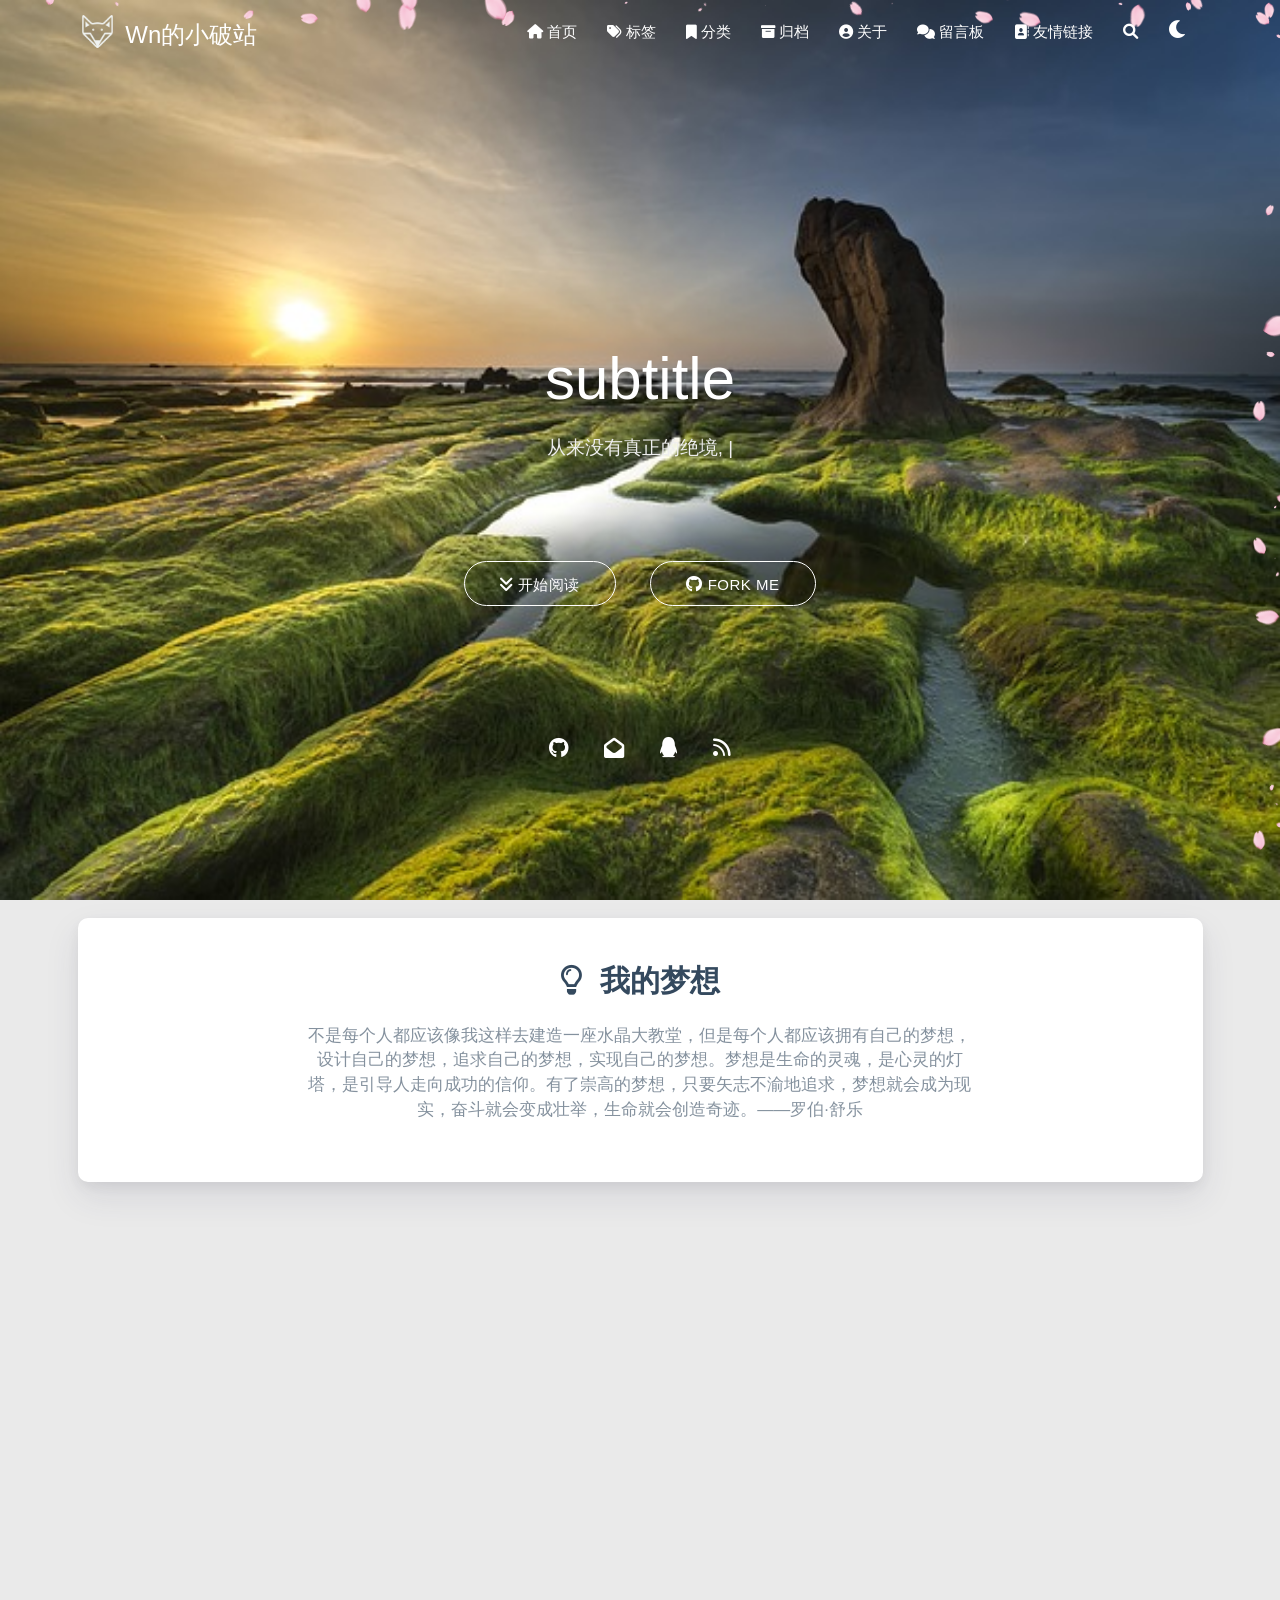
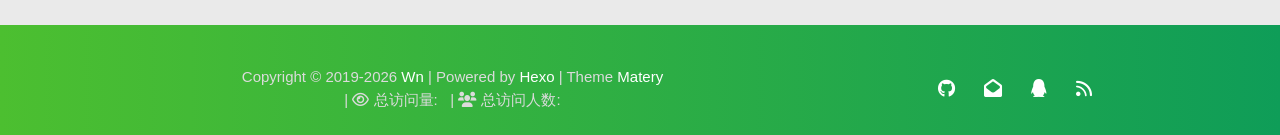
<file: index.html>
<!DOCTYPE HTML>
<html lang="zh-CN">


<head>
    <meta charset="utf-8">
    <meta name="keywords" content="Wn的小破站">
    <meta name="description" content="不忘其所始，不求其所终">
    <meta http-equiv="X-UA-Compatible" content="IE=edge">
    <meta name="viewport" content="width=device-width, initial-scale=1.0, user-scalable=no">
    <meta name="renderer" content="webkit|ie-stand|ie-comp">
    <meta name="mobile-web-app-capable" content="yes">
    <meta name="format-detection" content="telephone=no">
    <meta name="apple-mobile-web-app-capable" content="yes">
    <meta name="apple-mobile-web-app-status-bar-style" content="black-translucent">
    <meta name="referrer" content="no-referrer-when-downgrade">
    <!-- Global site tag (gtag.js) - Google Analytics -->


    <title>Wn的小破站</title>
    <link rel="icon" type="image/png" href="/favicon.png">
    


    <!-- index cover -->
    <!-- <link rel="stylesheet preload" type="text/css" href="/css/indexcover.css"> -->
    <style>
        .carousel-control {
            width: 45px;
            height: 45px;
            line-height: 55px;
            border-radius: 45px;
            background: transparent;
            cursor: pointer;
            z-index: 100;
        }
        
        #prev-cover {
            position: absolute;
            top: 48%;
            left: 8px;
        }
        
        #next-cover {
            position: absolute;
            top: 48%;
            right: 8px;;
        }
        
        #prev-cover i {
            margin-right: 3px;
        }
        
        #next-cover i {
            margin-left: 3px;
        }
        
        .carousel-control:hover {
            background-color: rgba(0, 0, 0, .4);
        }
        
        .carousel-control i {
            color: #fff;
            font-size: 2.4rem;
        }
    </style>



<link rel="stylesheet" type="text/css" href="/libs/awesome/css/all.min.css">
<link rel="stylesheet" type="text/css" href="/libs/materialize/materialize.min.css">
<link rel="stylesheet" type="text/css" href="/libs/aos/aos.css">
<link rel="stylesheet" type="text/css" href="/libs/animate/animate.min.css">
<link rel="stylesheet" type="text/css" href="/libs/lightGallery/css/lightgallery.min.css">
<link rel="stylesheet" type="text/css" href="/css/matery.css">
<link rel="stylesheet" type="text/css" href="/css/my.css">
<link rel="stylesheet" type="text/css" href="/css/dark.css" media="none" onload="if(media!='all')media='all'">




    <link rel="stylesheet" href="/libs/tocbot/tocbot.css">
    <link rel="stylesheet" href="/css/post.css">






    <script src="/libs/jquery/jquery-3.6.0.min.js"></script>

<meta name="generator" content="Hexo 7.3.0"><link rel="alternate" href="/atom.xml" title="Wn的小破站" type="application/atom+xml">
<link rel="stylesheet" href="/css/prism.css" type="text/css">
<link rel="stylesheet" href="/css/prism-line-numbers.css" type="text/css"></head>


<body>
    <header class="navbar-fixed">
    <nav id="headNav" class="bg-color nav-transparent">
        <div id="navContainer" class="nav-wrapper container">
            <div class="brand-logo">
                <a href="/" class="waves-effect waves-light">
                    
                    <img src="/medias/logo.png" class="logo-img" alt="LOGO">
                    
                    <span class="logo-span">Wn的小破站</span>
                </a>
            </div>
            

<a href="#" data-target="mobile-nav" class="sidenav-trigger button-collapse"><i class="fas fa-bars"></i></a>
<ul class="right nav-menu">
  
  <li class="hide-on-med-and-down nav-item">
    
    <a href="/" class="waves-effect waves-light">
      
      <i class="fas fa-home" style="zoom: 0.6;"></i>
      
      <span>首页</span>
    </a>
    
  </li>
  
  <li class="hide-on-med-and-down nav-item">
    
    <a href="/tags" class="waves-effect waves-light">
      
      <i class="fas fa-tags" style="zoom: 0.6;"></i>
      
      <span>标签</span>
    </a>
    
  </li>
  
  <li class="hide-on-med-and-down nav-item">
    
    <a href="/categories" class="waves-effect waves-light">
      
      <i class="fas fa-bookmark" style="zoom: 0.6;"></i>
      
      <span>分类</span>
    </a>
    
  </li>
  
  <li class="hide-on-med-and-down nav-item">
    
    <a href="/archives" class="waves-effect waves-light">
      
      <i class="fas fa-archive" style="zoom: 0.6;"></i>
      
      <span>归档</span>
    </a>
    
  </li>
  
  <li class="hide-on-med-and-down nav-item">
    
    <a href="/about" class="waves-effect waves-light">
      
      <i class="fas fa-user-circle" style="zoom: 0.6;"></i>
      
      <span>关于</span>
    </a>
    
  </li>
  
  <li class="hide-on-med-and-down nav-item">
    
    <a href="/contact" class="waves-effect waves-light">
      
      <i class="fas fa-comments" style="zoom: 0.6;"></i>
      
      <span>留言板</span>
    </a>
    
  </li>
  
  <li class="hide-on-med-and-down nav-item">
    
    <a href="/friends" class="waves-effect waves-light">
      
      <i class="fas fa-address-book" style="zoom: 0.6;"></i>
      
      <span>友情链接</span>
    </a>
    
  </li>
  
  <li>
    <a href="#searchModal" class="modal-trigger waves-effect waves-light">
      <i id="searchIcon" class="fas fa-search" title="搜索" style="zoom: 0.85;"></i>
    </a>
  </li>
  <li>
    <a href="javascript:;" class="waves-effect waves-light" onclick="switchNightMode()" title="深色/浅色模式" >
      <i id="sum-moon-icon" class="fas fa-sun" style="zoom: 0.85;"></i>
    </a>
  </li>
</ul>


<div id="mobile-nav" class="side-nav sidenav">

    <div class="mobile-head bg-color">
        
        <img src="/medias/logo.png" class="logo-img circle responsive-img">
        
        <div class="logo-name">Wn的小破站</div>
        <div class="logo-desc">
            
            不忘其所始，不求其所终
            
        </div>
    </div>

    <ul class="menu-list mobile-menu-list">
        
        <li class="m-nav-item">
	  
		<a href="/" class="waves-effect waves-light">
			
			    <i class="fa-fw fas fa-home"></i>
			
			首页
		</a>
          
        </li>
        
        <li class="m-nav-item">
	  
		<a href="/tags" class="waves-effect waves-light">
			
			    <i class="fa-fw fas fa-tags"></i>
			
			标签
		</a>
          
        </li>
        
        <li class="m-nav-item">
	  
		<a href="/categories" class="waves-effect waves-light">
			
			    <i class="fa-fw fas fa-bookmark"></i>
			
			分类
		</a>
          
        </li>
        
        <li class="m-nav-item">
	  
		<a href="/archives" class="waves-effect waves-light">
			
			    <i class="fa-fw fas fa-archive"></i>
			
			归档
		</a>
          
        </li>
        
        <li class="m-nav-item">
	  
		<a href="/about" class="waves-effect waves-light">
			
			    <i class="fa-fw fas fa-user-circle"></i>
			
			关于
		</a>
          
        </li>
        
        <li class="m-nav-item">
	  
		<a href="/contact" class="waves-effect waves-light">
			
			    <i class="fa-fw fas fa-comments"></i>
			
			留言板
		</a>
          
        </li>
        
        <li class="m-nav-item">
	  
		<a href="/friends" class="waves-effect waves-light">
			
			    <i class="fa-fw fas fa-address-book"></i>
			
			友情链接
		</a>
          
        </li>
        
        
        <li><div class="divider"></div></li>
        <li>
            <a href="https://github.com/blinkfox/hexo-theme-matery" class="waves-effect waves-light" target="_blank">
                <i class="fab fa-github-square fa-fw"></i>Fork Me
            </a>
        </li>
        
    </ul>
</div>


        </div>

        
            <style>
    .nav-transparent .github-corner {
        display: none !important;
    }

    .github-corner {
        position: absolute;
        z-index: 10;
        top: 0;
        right: 0;
        border: 0;
        transform: scale(1.1);
    }

    .github-corner svg {
        color: #0f9d58;
        fill: #fff;
        height: 64px;
        width: 64px;
    }

    .github-corner:hover .octo-arm {
        animation: a 0.56s ease-in-out;
    }

    .github-corner .octo-arm {
        animation: none;
    }

    @keyframes a {
        0%,
        to {
            transform: rotate(0);
        }
        20%,
        60% {
            transform: rotate(-25deg);
        }
        40%,
        80% {
            transform: rotate(10deg);
        }
    }
</style>

<a href="https://github.com/blinkfox/hexo-theme-matery" class="github-corner tooltipped hide-on-med-and-down" target="_blank"
   data-tooltip="Fork Me" data-position="left" data-delay="50">
    <svg viewBox="0 0 250 250" aria-hidden="true">
        <path d="M0,0 L115,115 L130,115 L142,142 L250,250 L250,0 Z"></path>
        <path d="M128.3,109.0 C113.8,99.7 119.0,89.6 119.0,89.6 C122.0,82.7 120.5,78.6 120.5,78.6 C119.2,72.0 123.4,76.3 123.4,76.3 C127.3,80.9 125.5,87.3 125.5,87.3 C122.9,97.6 130.6,101.9 134.4,103.2"
              fill="currentColor" style="transform-origin: 130px 106px;" class="octo-arm"></path>
        <path d="M115.0,115.0 C114.9,115.1 118.7,116.5 119.8,115.4 L133.7,101.6 C136.9,99.2 139.9,98.4 142.2,98.6 C133.8,88.0 127.5,74.4 143.8,58.0 C148.5,53.4 154.0,51.2 159.7,51.0 C160.3,49.4 163.2,43.6 171.4,40.1 C171.4,40.1 176.1,42.5 178.8,56.2 C183.1,58.6 187.2,61.8 190.9,65.4 C194.5,69.0 197.7,73.2 200.1,77.6 C213.8,80.2 216.3,84.9 216.3,84.9 C212.7,93.1 206.9,96.0 205.4,96.6 C205.1,102.4 203.0,107.8 198.3,112.5 C181.9,128.9 168.3,122.5 157.7,114.1 C157.9,116.9 156.7,120.9 152.7,124.9 L141.0,136.5 C139.8,137.7 141.6,141.9 141.8,141.8 Z"
              fill="currentColor" class="octo-body"></path>
    </svg>
</a>
        
    </nav>

</header>

    


<div class="carousel carousel-slider center index-cover" data-indicators="true" style="margin-top: -64px;">
    

    <div class="carousel-item  white-text bg-cover about-cover">
        <div class="container">
            <div class="row">
    <div class="col s10 offset-s1 m8 offset-m2 l8 offset-l2">
        <div class="brand">
            <div class="title center-align">
                
                    subtitle
                
            </div>

            <div class="description center-align">
                
                <span id="subtitle"></span>
                <script src="/libs/typed/typed.js"></script>
                <script>
                    var typed = new Typed("#subtitle", {
                        strings: [ 
                            
                                "从来没有真正的绝境, 只有心灵的迷途",
                            
                                "Never really desperate, only the lost of the soul",
                            
                        ],
                        startDelay: 300,
                        typeSpeed: 100,
                        loop: true,
                        backSpeed: 50,
                        showCursor: true
                    });
                </script>
                
            </div>
        </div>
    </div>
</div>


<script>
    // 每天切换 banner 图.  Switch banner image every day.
    var bannerUrl = "/medias/banner/" + new Date().getDay() + '.jpg';
    $('.bg-cover').css('background-image', 'url(' + bannerUrl + ')');
</script>
<script>
    
      var bannerUrl = "/medias/featureimages/" + Math.floor(Math.random() * 24) + '.jpg';
    
    $('.bg-cover.about-cover').css('background-image', 'url(' + bannerUrl + ')');

</script>



            <div class="cover-btns">
                <a href="#indexCard" class="waves-effect waves-light btn">
                    <i class="fa fa-angle-double-down"></i>开始阅读
                </a>

                
                    <a href="https://github.com/blinkfox/hexo-theme-matery" class="waves-effect waves-light btn" target="_blank">
                        <i class="fab fa-github "></i>Fork Me
                    </a>
                
            </div>
            <div class="cover-social-link">
    <a href="https://github.com/wei041025" class="tooltipped" target="_blank" data-tooltip="访问我的GitHub" data-position="top" data-delay="50">
        <i class="fab fa-github"></i>
    </a>



    <a href="mailto:3117782672@qq.com" class="tooltipped" target="_blank" data-tooltip="邮件联系我" data-position="top" data-delay="50">
        <i class="fas fa-envelope-open"></i>
    </a>







    <a href="tencent://AddContact/?fromId=50&fromSubId=1&subcmd=all&uin=3117782672" class="tooltipped" target="_blank" data-tooltip="QQ联系我: 3117782672" data-position="top" data-delay="50">
        <i class="fab fa-qq"></i>
    </a>







    <a href="/atom.xml" class="tooltipped" target="_blank" data-tooltip="RSS 订阅" data-position="top" data-delay="50">
        <i class="fas fa-rss"></i>
    </a>

</div>
        </div>
    </div>

    
</div>

<script>
    $(function () {
        let coverSlider = $('.carousel');

        //用户触摸轮播自动 restartPlay 是否生效
        let initUserPressedOrDraggedActive = false

        //用户触摸轮播自动 restartPlay
        function initUserPressedOrDragged(instance) {
            setInterval(() => {
                if (instance.pressed || instance.dragged) {
                    // console.log('initUserPressedOrDragged: ',instance.pressed,instance.dragged)
                    restartPlay()
                }
            }, 1000)
        }

        coverSlider.carousel({
            duration: Number('120'),
            fullWidth: true,
            indicators: 'true' === 'true',
            onCycleTo() {
                if (!initUserPressedOrDraggedActive) {
                    // console.log('initUserPressedOrDraggedActive')
                    initUserPressedOrDragged(this)
                    initUserPressedOrDraggedActive = true
                }
            },
        })

        let carouselIntervalId;
        
        // Loop to call the next cover article picture.
        let autoCarousel = function () {
            carouselIntervalId = setInterval(function () {
                coverSlider.carousel('next');
            }, 5000);
        };
        autoCarousel();
        

        function restartPlay() {
            
            clearInterval(carouselIntervalId);
            autoCarousel();
            
        };

        
        // prev and next cover post.
        $('#prev-cover').click(function () {
            coverSlider.carousel('prev');
            restartPlay();
        });
        $('#next-cover').click(function () {
            coverSlider.carousel('next');
            restartPlay();
        });
        
    });
</script>



<main class="content">

    
    <div id="indexCard" class="index-card">
        <div class="container ">
            <div class="card">
                <div class="card-content">
                    
                        <div class="dream">
    
    <div class="title center-align">
        <i class="far fa-lightbulb"></i>&nbsp;&nbsp;我的梦想
    </div>
    
    <div class="row">
        <div class="col l8 offset-l2 m10 offset-m1 s10 offset-s1 center-align text">
            不是每个人都应该像我这样去建造一座水晶大教堂，但是每个人都应该拥有自己的梦想，设计自己的梦想，追求自己的梦想，实现自己的梦想。梦想是生命的灵魂，是心灵的灯塔，是引导人走向成功的信仰。有了崇高的梦想，只要矢志不渝地追求，梦想就会成为现实，奋斗就会变成壮举，生命就会创造奇迹。——罗伯·舒乐
        </div>
    </div>
</div>

                    

                    

                    

                    
                    <div id="recommend-sections" class="recommend">
                        



                    </div>
                    
                </div>
            </div>
        </div>
    </div>
    

    

    <!-- 所有文章卡片 -->
    <article id="articles" class="container articles">
        <div class="row article-row">
            
             <!-- 隐藏某个文章 -->
            <div class="article col s12 m6 l4" data-aos="zoom-in">
                <div class="card">
                    <a href="/2026/04/16/hello-world/">
                        <div class="card-image">
                            
                            
                            <img src="/medias/featureimages/12.jpg" class="responsive-img" alt="Hello World">
                            
                            <span class="card-title">Hello World</span>
                        </div>
                    </a>

                    <div class="card-content article-content">
                        <div class="summary block-with-text">
                            
                                Welcome to Hexo! This is your very first post. Check documentation for more info. If you get any problems when using Hex
                            
                        </div>
                        <div class="publish-info">
                            <span class="publish-date">
                                <i class="far fa-clock fa-fw icon-date"></i>2026-04-16
                            </span>
                            <span class="publish-author">
                                
                                <i class="fas fa-user fa-fw"></i>
                                Wn
                                
                            </span>
                        </div>
                    </div>

                    
                </div>
            </div>
              <!-- 隐藏某个文章 -->
            
        </div>
    </article>

</main>




    <footer class="page-footer bg-color">
    
        <link rel="stylesheet" href="/libs/aplayer/APlayer.min.css">
<style>
    .aplayer .aplayer-lrc p {
        
        display: none;
        
        font-size: 12px;
        font-weight: 700;
        line-height: 16px !important;
    }

    .aplayer .aplayer-lrc p.aplayer-lrc-current {
        
        display: none;
        
        font-size: 15px;
        color: #42b983;
    }

    
    .aplayer.aplayer-fixed.aplayer-narrow .aplayer-body {
        left: -66px !important;
    }

    .aplayer.aplayer-fixed.aplayer-narrow .aplayer-body:hover {
        left: 0px !important;
    }

    
</style>
<div class="">
    
    <div class="row">
        <meting-js class="col l8 offset-l2 m10 offset-m1 s12"
                   server="netease"
                   type="playlist"
                   id="503838841"
                   fixed='true'
                   autoplay='false'
                   theme='#42b983'
                   loop='all'
                   order='random'
                   preload='auto'
                   volume='0.7'
                   list-folded='true'
        >
        </meting-js>
    </div>
</div>

<script src="/libs/aplayer/APlayer.min.js"></script>
<script src="/libs/aplayer/Meting.min.js"></script>

    

    <div class="container row center-align"
         style="margin-bottom: 0px !important;">
        <div class="col s12 m8 l8 copy-right">
            Copyright&nbsp;&copy;
            
                <span id="year">2019-2026</span>
            
            <a href="/about" target="_blank">Wn</a>
            |&nbsp;Powered by&nbsp;<a href="https://hexo.io/" target="_blank">Hexo</a>
            |&nbsp;Theme&nbsp;<a href="https://github.com/blinkfox/hexo-theme-matery" target="_blank">Matery</a>
            
            <br>
            
            
            
                
            
            
                <span id="busuanzi_container_site_pv">
                &nbsp;|&nbsp;<i class="far fa-eye"></i>&nbsp;总访问量:&nbsp;
                    <span id="busuanzi_value_site_pv" class="white-color"></span>
            </span>
            
            
                <span id="busuanzi_container_site_uv">
                &nbsp;|&nbsp;<i class="fas fa-users"></i>&nbsp;总访问人数:&nbsp;
                    <span id="busuanzi_value_site_uv" class="white-color"></span>
            </span>
            
            <br>

            <!-- 运行天数提醒. -->
            
            <br>
            
        </div>
        <div class="col s12 m4 l4 social-link social-statis">
    <a href="https://github.com/wei041025" class="tooltipped" target="_blank" data-tooltip="访问我的GitHub" data-position="top" data-delay="50">
        <i class="fab fa-github"></i>
    </a>



    <a href="mailto:3117782672@qq.com" class="tooltipped" target="_blank" data-tooltip="邮件联系我" data-position="top" data-delay="50">
        <i class="fas fa-envelope-open"></i>
    </a>







    <a href="tencent://AddContact/?fromId=50&fromSubId=1&subcmd=all&uin=3117782672" class="tooltipped" target="_blank" data-tooltip="QQ联系我: 3117782672" data-position="top" data-delay="50">
        <i class="fab fa-qq"></i>
    </a>







    <a href="/atom.xml" class="tooltipped" target="_blank" data-tooltip="RSS 订阅" data-position="top" data-delay="50">
        <i class="fas fa-rss"></i>
    </a>

</div>
    </div>
</footer>

<div class="progress-bar"></div>


    <!-- 搜索遮罩框 -->
<div id="searchModal" class="modal">
    <div class="modal-content">
        <div class="search-header">
            <span class="title"><i class="fas fa-search"></i>&nbsp;&nbsp;搜索</span>
            <input type="search" id="searchInput" name="s" placeholder="请输入搜索的关键字"
                   class="search-input">
        </div>
        <div id="searchResult"></div>
    </div>
</div>

<script type="text/javascript">
$(function () {
    var searchFunc = function (path, search_id, content_id) {
        'use strict';
        $.ajax({
            url: path,
            dataType: "xml",
            success: function (xmlResponse) {
                // get the contents from search data
                var datas = $("entry", xmlResponse).map(function () {
                    return {
                        title: $("title", this).text(),
                        content: $("content", this).text(),
                        url: $("url", this).text()
                    };
                }).get();
                var $input = document.getElementById(search_id);
                var $resultContent = document.getElementById(content_id);
                $input.addEventListener('input', function () {
                    var str = '<ul class=\"search-result-list\">';
                    var keywords = this.value.trim().toLowerCase().split(/[\s\-]+/);
                    $resultContent.innerHTML = "";
                    if (this.value.trim().length <= 0) {
                        return;
                    }
                    // perform local searching
                    datas.forEach(function (data) {
                        var isMatch = true;
                        var data_title = data.title.trim().toLowerCase();
                        var data_content = data.content.trim().replace(/<[^>]+>/g, "").toLowerCase();
                        var data_url = data.url;
                        data_url = data_url.indexOf('/') === 0 ? data.url : '/' + data_url;
                        var index_title = -1;
                        var index_content = -1;
                        var first_occur = -1;
                        // only match artiles with not empty titles and contents
                        if (data_title !== '' && data_content !== '') {
                            keywords.forEach(function (keyword, i) {
                                index_title = data_title.indexOf(keyword);
                                index_content = data_content.indexOf(keyword);
                                if (index_title < 0 && index_content < 0) {
                                    isMatch = false;
                                } else {
                                    if (index_content < 0) {
                                        index_content = 0;
                                    }
                                    if (i === 0) {
                                        first_occur = index_content;
                                    }
                                }
                            });
                        }
                        // show search results
                        if (isMatch) {
                            str += "<li><a href='" + data_url + "' class='search-result-title'>" + data_title + "</a>";
                            var content = data.content.trim().replace(/<[^>]+>/g, "");
                            if (first_occur >= 0) {
                                // cut out 100 characters
                                var start = first_occur - 20;
                                var end = first_occur + 80;
                                if (start < 0) {
                                    start = 0;
                                }
                                if (start === 0) {
                                    end = 100;
                                }
                                if (end > content.length) {
                                    end = content.length;
                                }
                                var match_content = content.substr(start, end);
                                // highlight all keywords
                                keywords.forEach(function (keyword) {
                                    var regS = new RegExp(keyword, "gi");
                                    match_content = match_content.replace(regS, "<em class=\"search-keyword\">" + keyword + "</em>");
                                });

                                str += "<p class=\"search-result\">" + match_content + "...</p>"
                            }
                            str += "</li>";
                        }
                    });
                    str += "</ul>";
                    $resultContent.innerHTML = str;
                });
            }
        });
    };

    searchFunc('/search.xml', 'searchInput', 'searchResult');
});
</script>

    <!-- 白天和黑夜主题 -->
<div class="stars-con">
    <div id="stars"></div>
    <div id="stars2"></div>
    <div id="stars3"></div>  
</div>

<script>
    function switchNightMode() {
        $('<div class="Cuteen_DarkSky"><div class="Cuteen_DarkPlanet"></div></div>').appendTo($('body')),
        setTimeout(function () {
            $('body').hasClass('DarkMode') 
            ? ($('body').removeClass('DarkMode'), localStorage.setItem('isDark', '0'), $('#sum-moon-icon').removeClass("fa-sun").addClass('fa-moon')) 
            : ($('body').addClass('DarkMode'), localStorage.setItem('isDark', '1'), $('#sum-moon-icon').addClass("fa-sun").removeClass('fa-moon')),
            
            setTimeout(function () {
            $('.Cuteen_DarkSky').fadeOut(1e3, function () {
                $(this).remove()
            })
            }, 2e3)
        })
    }
</script>

    <!-- 回到顶部按钮 -->
<div id="backTop" class="top-scroll">
    <a class="btn-floating btn-large waves-effect waves-light" href="#!">
        <i class="fas fa-arrow-up"></i>
    </a>
</div>


    <script src="/libs/materialize/materialize.min.js"></script>
    <script src="/libs/masonry/masonry.pkgd.min.js"></script>
    <script src="/libs/aos/aos.js"></script>
    <script src="/libs/scrollprogress/scrollProgress.min.js"></script>
    <script src="/libs/lightGallery/js/lightgallery-all.min.js"></script>
    <script src="/js/matery.js"></script>

    

    
    
    
        
        <script type="text/javascript">
            // 只在桌面版网页启用特效
            var windowWidth = $(window).width();
            if (windowWidth > 768) {
                document.write('<script type="text/javascript" src="/libs/others/sakura.js"><\/script>');
            }
        </script>
    

    <!-- 雪花特效 -->
    

    <!-- 鼠标星星特效 -->
    

     
        <script src="https://ssl.captcha.qq.com/TCaptcha.js"></script>
        <script src="/libs/others/TencentCaptcha.js"></script>
        <button id="TencentCaptcha" data-appid="xxxxxxxxxx" data-cbfn="callback" type="button" hidden></button>
    

    <!-- Baidu Analytics -->

    <!-- Baidu Push -->

<script>
    (function () {
        var bp = document.createElement('script');
        var curProtocol = window.location.protocol.split(':')[0];
        if (curProtocol === 'https') {
            bp.src = 'https://zz.bdstatic.com/linksubmit/push.js';
        } else {
            bp.src = 'http://push.zhanzhang.baidu.com/push.js';
        }
        var s = document.getElementsByTagName("script")[0];
        s.parentNode.insertBefore(bp, s);
    })();
</script>

    
    <script src="/libs/others/clicklove.js" async="async"></script>
    
    
    <script async src="/libs/others/busuanzi.pure.mini.js"></script>
    

    

    

    <!--腾讯兔小巢-->
    
    

    

    

    
    <script src="/libs/instantpage/instantpage.js" type="module"></script>
    

</body>

</html>
</file>
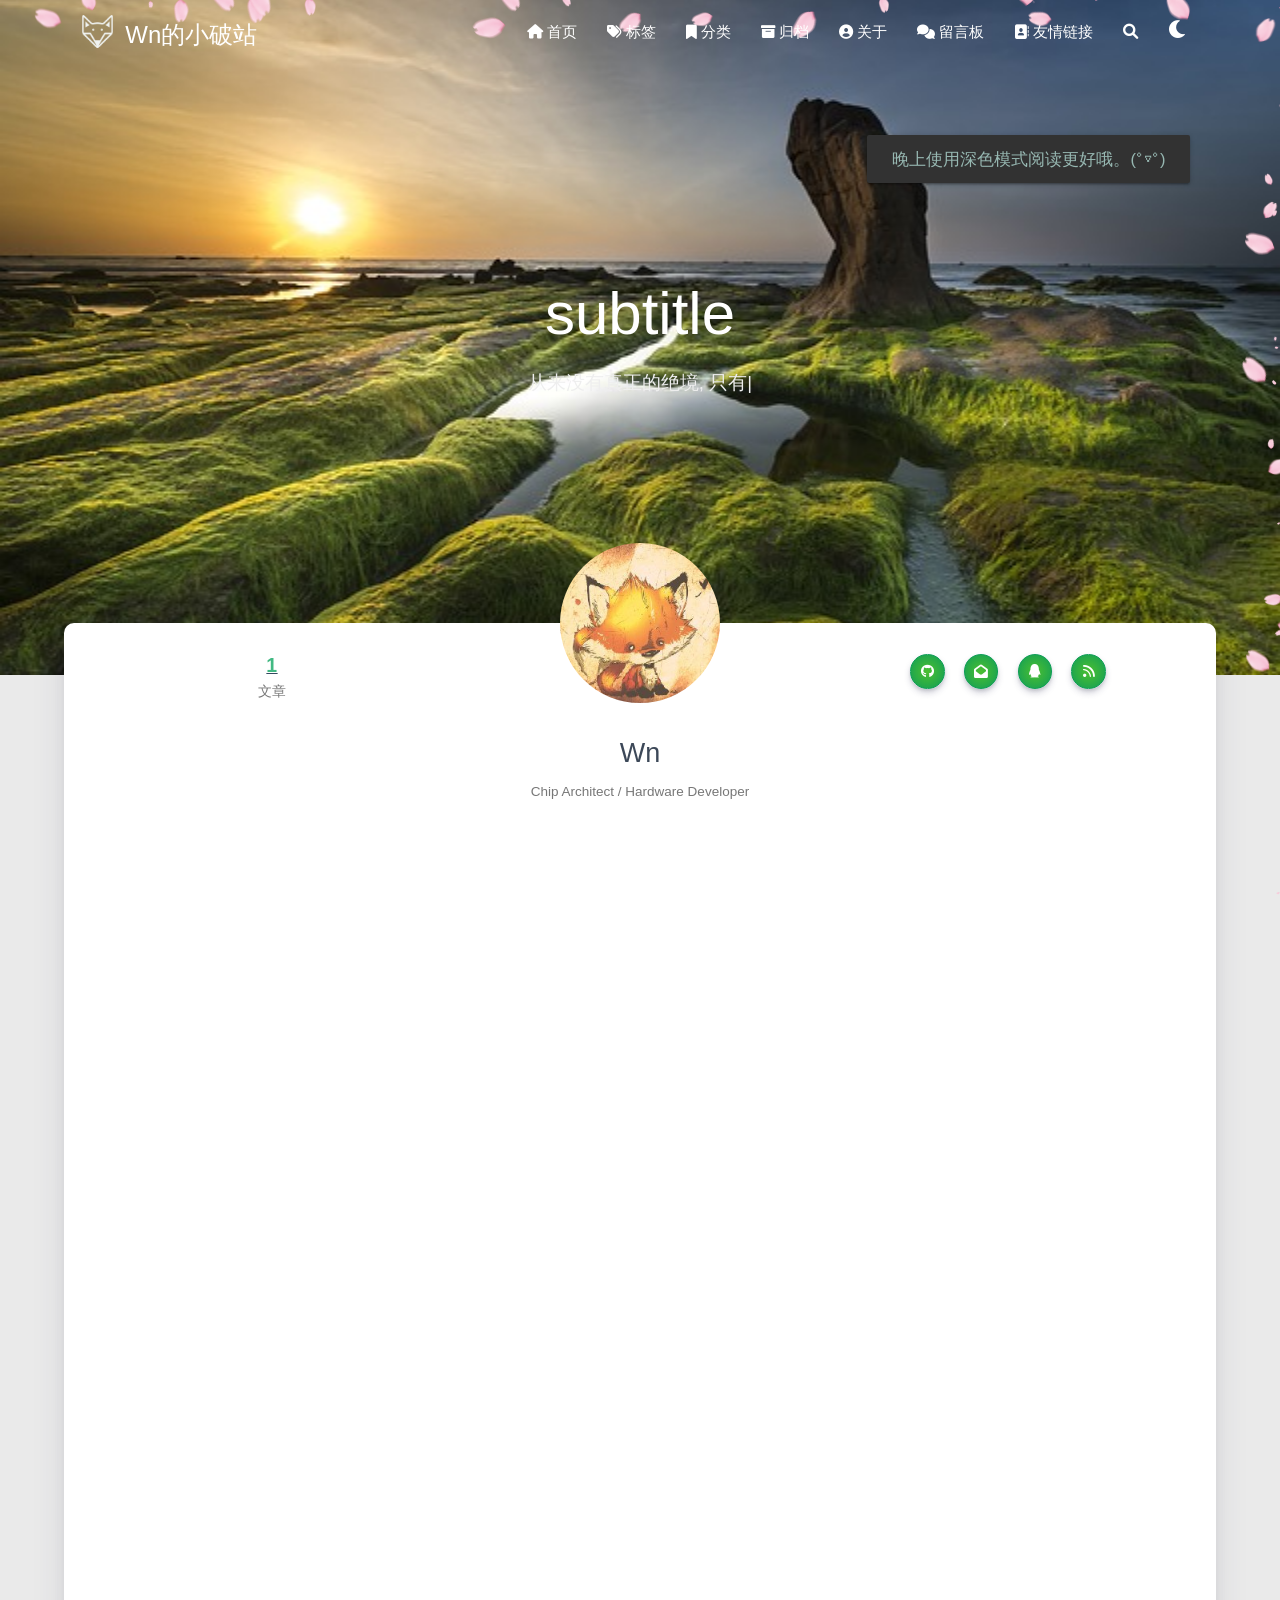
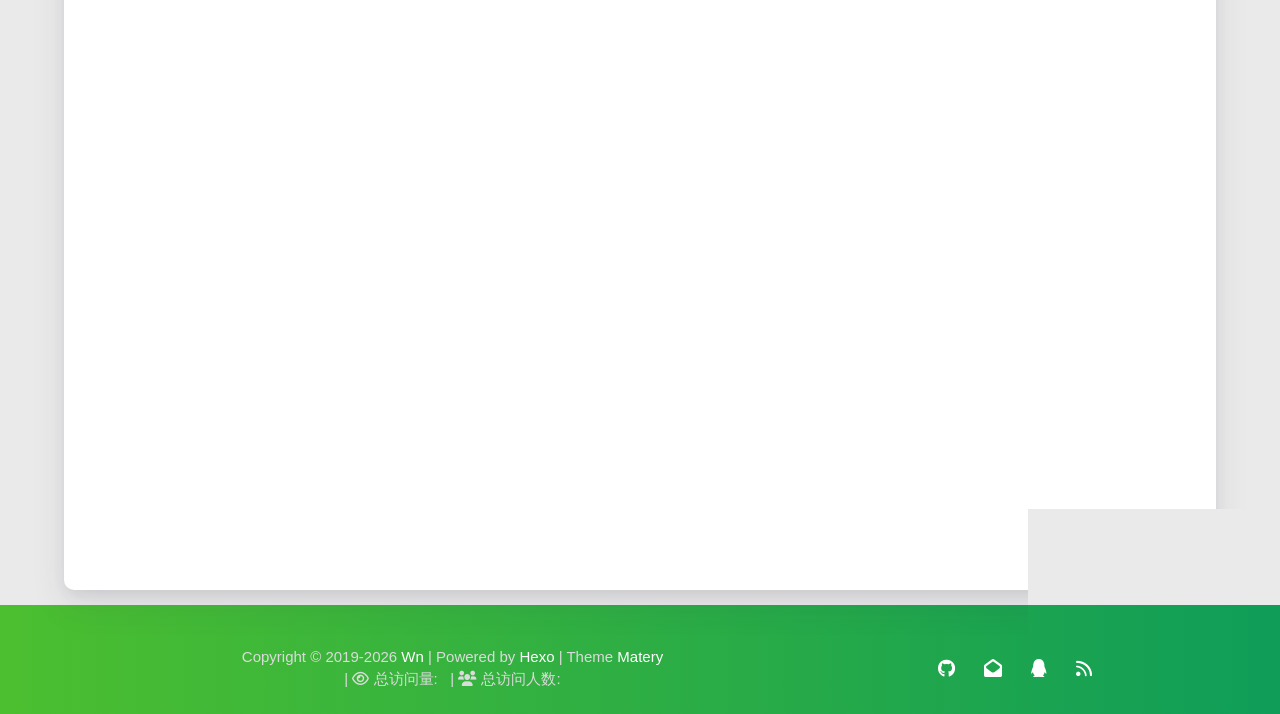
<file: about/index.html>
<!DOCTYPE HTML>
<html lang="zh-CN">


<head>
    <meta charset="utf-8">
    <meta name="keywords" content="关于, Wn的小破站">
    <meta name="description" content="不忘其所始，不求其所终">
    <meta http-equiv="X-UA-Compatible" content="IE=edge">
    <meta name="viewport" content="width=device-width, initial-scale=1.0, user-scalable=no">
    <meta name="renderer" content="webkit|ie-stand|ie-comp">
    <meta name="mobile-web-app-capable" content="yes">
    <meta name="format-detection" content="telephone=no">
    <meta name="apple-mobile-web-app-capable" content="yes">
    <meta name="apple-mobile-web-app-status-bar-style" content="black-translucent">
    <meta name="referrer" content="no-referrer-when-downgrade">
    <!-- Global site tag (gtag.js) - Google Analytics -->


    <title>关于 | Wn的小破站</title>
    <link rel="icon" type="image/png" href="/favicon.png">
    


    <!-- bg-cover style     -->



<link rel="stylesheet" type="text/css" href="/libs/awesome/css/all.min.css">
<link rel="stylesheet" type="text/css" href="/libs/materialize/materialize.min.css">
<link rel="stylesheet" type="text/css" href="/libs/aos/aos.css">
<link rel="stylesheet" type="text/css" href="/libs/animate/animate.min.css">
<link rel="stylesheet" type="text/css" href="/libs/lightGallery/css/lightgallery.min.css">
<link rel="stylesheet" type="text/css" href="/css/matery.css">
<link rel="stylesheet" type="text/css" href="/css/my.css">
<link rel="stylesheet" type="text/css" href="/css/dark.css" media="none" onload="if(media!='all')media='all'">




    <link rel="stylesheet" href="/libs/tocbot/tocbot.css">
    <link rel="stylesheet" href="/css/post.css">




    



    <script src="/libs/jquery/jquery-3.6.0.min.js"></script>

<meta name="generator" content="Hexo 7.3.0"><link rel="alternate" href="/atom.xml" title="Wn的小破站" type="application/atom+xml">
<link rel="stylesheet" href="/css/prism.css" type="text/css">
<link rel="stylesheet" href="/css/prism-line-numbers.css" type="text/css"></head>


<body>
    <header class="navbar-fixed">
    <nav id="headNav" class="bg-color nav-transparent">
        <div id="navContainer" class="nav-wrapper container">
            <div class="brand-logo">
                <a href="/" class="waves-effect waves-light">
                    
                    <img src="/medias/logo.png" class="logo-img" alt="LOGO">
                    
                    <span class="logo-span">Wn的小破站</span>
                </a>
            </div>
            

<a href="#" data-target="mobile-nav" class="sidenav-trigger button-collapse"><i class="fas fa-bars"></i></a>
<ul class="right nav-menu">
  
  <li class="hide-on-med-and-down nav-item">
    
    <a href="/" class="waves-effect waves-light">
      
      <i class="fas fa-home" style="zoom: 0.6;"></i>
      
      <span>首页</span>
    </a>
    
  </li>
  
  <li class="hide-on-med-and-down nav-item">
    
    <a href="/tags" class="waves-effect waves-light">
      
      <i class="fas fa-tags" style="zoom: 0.6;"></i>
      
      <span>标签</span>
    </a>
    
  </li>
  
  <li class="hide-on-med-and-down nav-item">
    
    <a href="/categories" class="waves-effect waves-light">
      
      <i class="fas fa-bookmark" style="zoom: 0.6;"></i>
      
      <span>分类</span>
    </a>
    
  </li>
  
  <li class="hide-on-med-and-down nav-item">
    
    <a href="/archives" class="waves-effect waves-light">
      
      <i class="fas fa-archive" style="zoom: 0.6;"></i>
      
      <span>归档</span>
    </a>
    
  </li>
  
  <li class="hide-on-med-and-down nav-item">
    
    <a href="/about" class="waves-effect waves-light">
      
      <i class="fas fa-user-circle" style="zoom: 0.6;"></i>
      
      <span>关于</span>
    </a>
    
  </li>
  
  <li class="hide-on-med-and-down nav-item">
    
    <a href="/contact" class="waves-effect waves-light">
      
      <i class="fas fa-comments" style="zoom: 0.6;"></i>
      
      <span>留言板</span>
    </a>
    
  </li>
  
  <li class="hide-on-med-and-down nav-item">
    
    <a href="/friends" class="waves-effect waves-light">
      
      <i class="fas fa-address-book" style="zoom: 0.6;"></i>
      
      <span>友情链接</span>
    </a>
    
  </li>
  
  <li>
    <a href="#searchModal" class="modal-trigger waves-effect waves-light">
      <i id="searchIcon" class="fas fa-search" title="搜索" style="zoom: 0.85;"></i>
    </a>
  </li>
  <li>
    <a href="javascript:;" class="waves-effect waves-light" onclick="switchNightMode()" title="深色/浅色模式" >
      <i id="sum-moon-icon" class="fas fa-sun" style="zoom: 0.85;"></i>
    </a>
  </li>
</ul>


<div id="mobile-nav" class="side-nav sidenav">

    <div class="mobile-head bg-color">
        
        <img src="/medias/logo.png" class="logo-img circle responsive-img">
        
        <div class="logo-name">Wn的小破站</div>
        <div class="logo-desc">
            
            不忘其所始，不求其所终
            
        </div>
    </div>

    <ul class="menu-list mobile-menu-list">
        
        <li class="m-nav-item">
	  
		<a href="/" class="waves-effect waves-light">
			
			    <i class="fa-fw fas fa-home"></i>
			
			首页
		</a>
          
        </li>
        
        <li class="m-nav-item">
	  
		<a href="/tags" class="waves-effect waves-light">
			
			    <i class="fa-fw fas fa-tags"></i>
			
			标签
		</a>
          
        </li>
        
        <li class="m-nav-item">
	  
		<a href="/categories" class="waves-effect waves-light">
			
			    <i class="fa-fw fas fa-bookmark"></i>
			
			分类
		</a>
          
        </li>
        
        <li class="m-nav-item">
	  
		<a href="/archives" class="waves-effect waves-light">
			
			    <i class="fa-fw fas fa-archive"></i>
			
			归档
		</a>
          
        </li>
        
        <li class="m-nav-item">
	  
		<a href="/about" class="waves-effect waves-light">
			
			    <i class="fa-fw fas fa-user-circle"></i>
			
			关于
		</a>
          
        </li>
        
        <li class="m-nav-item">
	  
		<a href="/contact" class="waves-effect waves-light">
			
			    <i class="fa-fw fas fa-comments"></i>
			
			留言板
		</a>
          
        </li>
        
        <li class="m-nav-item">
	  
		<a href="/friends" class="waves-effect waves-light">
			
			    <i class="fa-fw fas fa-address-book"></i>
			
			友情链接
		</a>
          
        </li>
        
        
        <li><div class="divider"></div></li>
        <li>
            <a href="https://github.com/blinkfox/hexo-theme-matery" class="waves-effect waves-light" target="_blank">
                <i class="fab fa-github-square fa-fw"></i>Fork Me
            </a>
        </li>
        
    </ul>
</div>


        </div>

        
            <style>
    .nav-transparent .github-corner {
        display: none !important;
    }

    .github-corner {
        position: absolute;
        z-index: 10;
        top: 0;
        right: 0;
        border: 0;
        transform: scale(1.1);
    }

    .github-corner svg {
        color: #0f9d58;
        fill: #fff;
        height: 64px;
        width: 64px;
    }

    .github-corner:hover .octo-arm {
        animation: a 0.56s ease-in-out;
    }

    .github-corner .octo-arm {
        animation: none;
    }

    @keyframes a {
        0%,
        to {
            transform: rotate(0);
        }
        20%,
        60% {
            transform: rotate(-25deg);
        }
        40%,
        80% {
            transform: rotate(10deg);
        }
    }
</style>

<a href="https://github.com/blinkfox/hexo-theme-matery" class="github-corner tooltipped hide-on-med-and-down" target="_blank"
   data-tooltip="Fork Me" data-position="left" data-delay="50">
    <svg viewBox="0 0 250 250" aria-hidden="true">
        <path d="M0,0 L115,115 L130,115 L142,142 L250,250 L250,0 Z"></path>
        <path d="M128.3,109.0 C113.8,99.7 119.0,89.6 119.0,89.6 C122.0,82.7 120.5,78.6 120.5,78.6 C119.2,72.0 123.4,76.3 123.4,76.3 C127.3,80.9 125.5,87.3 125.5,87.3 C122.9,97.6 130.6,101.9 134.4,103.2"
              fill="currentColor" style="transform-origin: 130px 106px;" class="octo-arm"></path>
        <path d="M115.0,115.0 C114.9,115.1 118.7,116.5 119.8,115.4 L133.7,101.6 C136.9,99.2 139.9,98.4 142.2,98.6 C133.8,88.0 127.5,74.4 143.8,58.0 C148.5,53.4 154.0,51.2 159.7,51.0 C160.3,49.4 163.2,43.6 171.4,40.1 C171.4,40.1 176.1,42.5 178.8,56.2 C183.1,58.6 187.2,61.8 190.9,65.4 C194.5,69.0 197.7,73.2 200.1,77.6 C213.8,80.2 216.3,84.9 216.3,84.9 C212.7,93.1 206.9,96.0 205.4,96.6 C205.1,102.4 203.0,107.8 198.3,112.5 C181.9,128.9 168.3,122.5 157.7,114.1 C157.9,116.9 156.7,120.9 152.7,124.9 L141.0,136.5 C139.8,137.7 141.6,141.9 141.8,141.8 Z"
              fill="currentColor" class="octo-body"></path>
    </svg>
</a>
        
    </nav>

</header>

    <style type="text/css">
    /* don't remove. */
    .about-cover {
        height: 75vh;
    }
</style>

<div class="bg-cover pd-header about-cover">
    <div class="container">
    <div class="row">
    <div class="col s10 offset-s1 m8 offset-m2 l8 offset-l2">
        <div class="brand">
            <div class="title center-align">
                
                    subtitle
                
            </div>

            <div class="description center-align">
                
                <span id="subtitle"></span>
                <script src="/libs/typed/typed.js"></script>
                <script>
                    var typed = new Typed("#subtitle", {
                        strings: [ 
                            
                                "从来没有真正的绝境, 只有心灵的迷途",
                            
                                "Never really desperate, only the lost of the soul",
                            
                        ],
                        startDelay: 300,
                        typeSpeed: 100,
                        loop: true,
                        backSpeed: 50,
                        showCursor: true
                    });
                </script>
                
            </div>
        </div>
    </div>
</div>


<script>
    // 每天切换 banner 图.  Switch banner image every day.
    var bannerUrl = "/medias/banner/" + new Date().getDay() + '.jpg';
    $('.bg-cover').css('background-image', 'url(' + bannerUrl + ')');
</script>
<script>
    
      var bannerUrl = "/medias/featureimages/" + Math.floor(Math.random() * 24) + '.jpg';
    
    $('.bg-cover.about-cover').css('background-image', 'url(' + bannerUrl + ')');

</script>


    </div>
</div>

<main class="content">

    <div id="aboutme" class="container about-container">
        <div class="card">
            <div class="card-content">
                <div class="row">
                    <div class="post-statis col l4 hide-on-med-and-down" data-aos="zoom-in-right">
                        
<div class="statis">
    <span class="count"><a href="/">1</a></span>
    <span class="name">文章</span>
</div>






                    </div>
                    <div class="col s12 m12 l4">
                        <div class="profile center-align">
                            <div class="avatar">
                                <img src="/medias/avatar.jpg" alt="Wn"
                                     class="circle responsive-img avatar-img">
                            </div>
                            <div class="author">
                                <div class="post-statis hide-on-large-only" data-aos="zoom-in-right">
                                    
<div class="statis">
    <span class="count"><a href="/">1</a></span>
    <span class="name">文章</span>
</div>






                                </div>
                                <div class="title">Wn</div>
                                <div class="career">Chip Architect / Hardware Developer</div>
                                <div class="social-link hide-on-large-only" data-aos="zoom-in-left">
                                    
    <a href="https://github.com/wei041025" class="tooltipped" target="_blank" data-tooltip="访问我的GitHub" data-position="top" data-delay="50">
        <i class="fab fa-github"></i>
    </a>



    <a href="mailto:3117782672@qq.com" class="tooltipped" target="_blank" data-tooltip="邮件联系我" data-position="top" data-delay="50">
        <i class="fas fa-envelope-open"></i>
    </a>







    <a href="tencent://AddContact/?fromId=50&fromSubId=1&subcmd=all&uin=3117782672" class="tooltipped" target="_blank" data-tooltip="QQ联系我: 3117782672" data-position="top" data-delay="50">
        <i class="fab fa-qq"></i>
    </a>







    <a href="/atom.xml" class="tooltipped" target="_blank" data-tooltip="RSS 订阅" data-position="top" data-delay="50">
        <i class="fas fa-rss"></i>
    </a>


                                </div>
                            </div>
                        </div>
                    </div>
                    <div class="col l4 hide-on-med-and-down" data-aos="zoom-in-left">
                        <div class="social-link">
                            
    <a href="https://github.com/wei041025" class="tooltipped" target="_blank" data-tooltip="访问我的GitHub" data-position="top" data-delay="50">
        <i class="fab fa-github"></i>
    </a>



    <a href="mailto:3117782672@qq.com" class="tooltipped" target="_blank" data-tooltip="邮件联系我" data-position="top" data-delay="50">
        <i class="fas fa-envelope-open"></i>
    </a>







    <a href="tencent://AddContact/?fromId=50&fromSubId=1&subcmd=all&uin=3117782672" class="tooltipped" target="_blank" data-tooltip="QQ联系我: 3117782672" data-position="top" data-delay="50">
        <i class="fab fa-qq"></i>
    </a>







    <a href="/atom.xml" class="tooltipped" target="_blank" data-tooltip="RSS 订阅" data-position="top" data-delay="50">
        <i class="fas fa-rss"></i>
    </a>


                        </div>
                    </div>
                </div>

                <div class="introduction center-align" data-aos="fade-up">An XDUer deeply passionate about shaping the future through chip architecture and hardware design.</div>

                <style type="text/css">
    #posts-chart,
    #categories-chart,
    #tags-chart {
        width: 100%;
        height: 300px;
        margin: 0.5rem auto;
        padding: 0.5rem;
    }
</style>

<div id="postCharts" class="post-charts">
    <div class="title center-align" data-aos="zoom-in-up">
        <i class="far fa-bar-chart"></i>&nbsp;&nbsp;文章统计图
    </div>
    <div class="row">
        <div class="chart col s12 m6 l4" data-aos="zoom-in-up">
            <div id="posts-chart"></div>
        </div>

        <div class="chart col s12 m6 l4" data-aos="zoom-in-up">
            <div id="categories-chart"></div>
        </div>

        <div class="chart col s12 m6 l4" data-aos="zoom-in-up">
            <div id="tags-chart"></div>
        </div>
    </div>
</div>

<script type="text/javascript" src="/libs/echarts/echarts.min.js"></script>
<script>
    let postsChart = echarts.init(document.getElementById('posts-chart'));
    let categoriesChart = echarts.init(document.getElementById('categories-chart'));
    let tagsChart = echarts.init(document.getElementById('tags-chart'));

    

    let postsOption = {
        title: {
            text: '文章发布统计图',
            top: -5,
            x: 'center'
        },
        tooltip: {
            trigger: 'axis'
        },
        xAxis: {
            type: 'category',
            data: ["2025-04","2025-05","2025-06","2025-07","2025-08","2025-09","2025-10","2025-11","2025-12","2026-01","2026-02","2026-03","2026-04"]
        },
        yAxis: {
            type: 'value',
        },
        series: [
            {
                name: '文章篇数',
                type: 'line',
                color: ['#6772e5'],
                data: [0,0,0,0,0,0,0,0,0,0,0,0,1],
                markPoint: {
                    symbolSize: 45,
                    color: ['#fa755a','#3ecf8e','#82d3f4'],
                    data: [{
                        type: 'max',
                        itemStyle: {color: ['#3ecf8e']},
                        name: '最大值'
                    }, {
                        type: 'min',
                        itemStyle: {color: ['#fa755a']},
                        name: '最小值'
                    }]
                },
                markLine: {
                    itemStyle: {color: ['#ab47bc']},
                    data: [
                        {type: 'average', name: '平均值'}
                    ]
                }
            }
        ]
    };

    

    let categoriesOption = {
        title: {
            text: '文章分类统计图',
            top: -4,
            x: 'center'
        },
        tooltip: {
            trigger: 'item',
            formatter: "{a} <br/>{b} : {c} ({d}%)"
        },
        series: [
            {
                name: '分类',
                type: 'pie',
                radius: '50%',
                color: ['#6772e5', '#ff9e0f', '#fa755a', '#3ecf8e', '#82d3f4', '#ab47bc', '#525f7f', '#f51c47', '#26A69A'],
                data: [],
                itemStyle: {
                    emphasis: {
                        shadowBlur: 10,
                        shadowOffsetX: 0,
                        shadowColor: 'rgba(0, 0, 0, 0.5)'
                    }
                }
            }
        ]
    };

    

    let tagsOption = {
        title: {
            text: 'TOP10 标签统计图',
            top: -5,
            x: 'center'
        },
        tooltip: {},
        xAxis: [
            {
                type: 'category',
                data: []
            }
        ],
        yAxis: [
            {
                type: 'value'
            }
        ],
        series: [
            {
                type: 'bar',
                color: ['#82d3f4'],
                barWidth : 18,
                data: [],
                markPoint: {
                    symbolSize: 45,
                    data: [{
                        type: 'max',
                        itemStyle: {color: ['#3ecf8e']},
                        name: '最大值'
                    }, {
                        type: 'min',
                        itemStyle: {color: ['#fa755a']},
                        name: '最小值'
                    }],
                },
                markLine: {
                    itemStyle: {color: ['#ab47bc']},
                    data: [
                        {type: 'average', name: '平均值'}
                    ]
                }
            }
        ]
    };

    // render the charts
    postsChart.setOption(postsOption);
    categoriesChart.setOption(categoriesOption);
    tagsChart.setOption(tagsOption);
</script>


                
                
<div class="my-projects">
    <div class="title center-align" data-aos="zoom-in-up">
        <i class="fas fa-gift"></i>&nbsp;&nbsp;我的项目
    </div>
    <div class="row">
        
        
        <div class="col s12 m6 l4" data-aos="fade-up">
            <div class="info center-align">
                <a href="http://github.com/blinkfox/hexo-theme-matery" class="icon"
                   style="background: linear-gradient(to bottom right, #66BB6A 0%, #81C784 100%)" target="_blank">
                    <i class="fas fa-file-alt"></i>
                </a>
                <div class="info-title">
                    <a href="http://github.com/blinkfox/hexo-theme-matery" target="_blank">hexo-theme-matery</a>
                </div>
                <div class="info-desc">This is a Hexo blog theme with &#39;Material Design&#39; and responsive design.</div>
            </div>
        </div>
        
        <div class="col s12 m6 l4" data-aos="fade-up">
            <div class="info center-align">
                <a href="https://github.com/blinkfox/fenix" class="icon"
                   style="background: linear-gradient(to bottom right, #F06292 0%, #EF5350 100%)" target="_blank">
                    <i class="fas fa-database"></i>
                </a>
                <div class="info-title">
                    <a href="https://github.com/blinkfox/fenix" target="_blank">Fenix</a>
                </div>
                <div class="info-desc">这是 Spring Data JPA 复杂或动态 SQL 查询的扩展库。</div>
            </div>
        </div>
        
        <div class="col s12 m6 l4" data-aos="fade-up">
            <div class="info center-align">
                <a href="https://github.com/blinkfox/typora-vue-theme" class="icon"
                   style="background: linear-gradient(to bottom right, #29B6F6 0%, #1E88E5 100%)" target="_blank">
                    <i class="fas fa-file-alt"></i>
                </a>
                <div class="info-title">
                    <a href="https://github.com/blinkfox/typora-vue-theme" target="_blank">typora-vue-theme</a>
                </div>
                <div class="info-desc">This is a typora theme inspired by Vue document style.</div>
            </div>
        </div>
        
        
    </div>
</div>

                

                

                
                
<div id="myGallery" class="my-gallery">
    <div class="title center-align" data-aos="zoom-in-up">
        <i class="far fa-image"></i>&nbsp;&nbsp;相册
    </div>
    <div class="row">
        
        
        <div class="photo col s12 m6 l4" data-aos="fade-up">
            <div class="img-item" data-src="/medias/featureimages/0.jpg">
                <img src="/medias/featureimages/0.jpg" class="responsive-img">
            </div>
        </div>
        
        <div class="photo col s12 m6 l4" data-aos="fade-up">
            <div class="img-item" data-src="/medias/featureimages/1.jpg">
                <img src="/medias/featureimages/1.jpg" class="responsive-img">
            </div>
        </div>
        
        <div class="photo col s12 m6 l4" data-aos="fade-up">
            <div class="img-item" data-src="/medias/featureimages/2.jpg">
                <img src="/medias/featureimages/2.jpg" class="responsive-img">
            </div>
        </div>
        
        
    </div>
</div>

<script>
    $(function () {
        let animateClass = 'animated pulse';
        $('#myGallery .photo').hover(function () {
            $(this).addClass(animateClass);
        }, function () {
            $(this).removeClass(animateClass);
        });
    });
</script>

                
                
                
                
            </div>
        </div>
    </div>
</main>


    <footer class="page-footer bg-color">
    
        <link rel="stylesheet" href="/libs/aplayer/APlayer.min.css">
<style>
    .aplayer .aplayer-lrc p {
        
        display: none;
        
        font-size: 12px;
        font-weight: 700;
        line-height: 16px !important;
    }

    .aplayer .aplayer-lrc p.aplayer-lrc-current {
        
        display: none;
        
        font-size: 15px;
        color: #42b983;
    }

    
    .aplayer.aplayer-fixed.aplayer-narrow .aplayer-body {
        left: -66px !important;
    }

    .aplayer.aplayer-fixed.aplayer-narrow .aplayer-body:hover {
        left: 0px !important;
    }

    
</style>
<div class="">
    
    <div class="row">
        <meting-js class="col l8 offset-l2 m10 offset-m1 s12"
                   server="netease"
                   type="playlist"
                   id="503838841"
                   fixed='true'
                   autoplay='false'
                   theme='#42b983'
                   loop='all'
                   order='random'
                   preload='auto'
                   volume='0.7'
                   list-folded='true'
        >
        </meting-js>
    </div>
</div>

<script src="/libs/aplayer/APlayer.min.js"></script>
<script src="/libs/aplayer/Meting.min.js"></script>

    

    <div class="container row center-align"
         style="margin-bottom: 0px !important;">
        <div class="col s12 m8 l8 copy-right">
            Copyright&nbsp;&copy;
            
                <span id="year">2019-2026</span>
            
            <a href="/about" target="_blank">Wn</a>
            |&nbsp;Powered by&nbsp;<a href="https://hexo.io/" target="_blank">Hexo</a>
            |&nbsp;Theme&nbsp;<a href="https://github.com/blinkfox/hexo-theme-matery" target="_blank">Matery</a>
            
            <br>
            
            
            
                
            
            
                <span id="busuanzi_container_site_pv">
                &nbsp;|&nbsp;<i class="far fa-eye"></i>&nbsp;总访问量:&nbsp;
                    <span id="busuanzi_value_site_pv" class="white-color"></span>
            </span>
            
            
                <span id="busuanzi_container_site_uv">
                &nbsp;|&nbsp;<i class="fas fa-users"></i>&nbsp;总访问人数:&nbsp;
                    <span id="busuanzi_value_site_uv" class="white-color"></span>
            </span>
            
            <br>

            <!-- 运行天数提醒. -->
            
            <br>
            
        </div>
        <div class="col s12 m4 l4 social-link social-statis">
    <a href="https://github.com/wei041025" class="tooltipped" target="_blank" data-tooltip="访问我的GitHub" data-position="top" data-delay="50">
        <i class="fab fa-github"></i>
    </a>



    <a href="mailto:3117782672@qq.com" class="tooltipped" target="_blank" data-tooltip="邮件联系我" data-position="top" data-delay="50">
        <i class="fas fa-envelope-open"></i>
    </a>







    <a href="tencent://AddContact/?fromId=50&fromSubId=1&subcmd=all&uin=3117782672" class="tooltipped" target="_blank" data-tooltip="QQ联系我: 3117782672" data-position="top" data-delay="50">
        <i class="fab fa-qq"></i>
    </a>







    <a href="/atom.xml" class="tooltipped" target="_blank" data-tooltip="RSS 订阅" data-position="top" data-delay="50">
        <i class="fas fa-rss"></i>
    </a>

</div>
    </div>
</footer>

<div class="progress-bar"></div>


    <!-- 搜索遮罩框 -->
<div id="searchModal" class="modal">
    <div class="modal-content">
        <div class="search-header">
            <span class="title"><i class="fas fa-search"></i>&nbsp;&nbsp;搜索</span>
            <input type="search" id="searchInput" name="s" placeholder="请输入搜索的关键字"
                   class="search-input">
        </div>
        <div id="searchResult"></div>
    </div>
</div>

<script type="text/javascript">
$(function () {
    var searchFunc = function (path, search_id, content_id) {
        'use strict';
        $.ajax({
            url: path,
            dataType: "xml",
            success: function (xmlResponse) {
                // get the contents from search data
                var datas = $("entry", xmlResponse).map(function () {
                    return {
                        title: $("title", this).text(),
                        content: $("content", this).text(),
                        url: $("url", this).text()
                    };
                }).get();
                var $input = document.getElementById(search_id);
                var $resultContent = document.getElementById(content_id);
                $input.addEventListener('input', function () {
                    var str = '<ul class=\"search-result-list\">';
                    var keywords = this.value.trim().toLowerCase().split(/[\s\-]+/);
                    $resultContent.innerHTML = "";
                    if (this.value.trim().length <= 0) {
                        return;
                    }
                    // perform local searching
                    datas.forEach(function (data) {
                        var isMatch = true;
                        var data_title = data.title.trim().toLowerCase();
                        var data_content = data.content.trim().replace(/<[^>]+>/g, "").toLowerCase();
                        var data_url = data.url;
                        data_url = data_url.indexOf('/') === 0 ? data.url : '/' + data_url;
                        var index_title = -1;
                        var index_content = -1;
                        var first_occur = -1;
                        // only match artiles with not empty titles and contents
                        if (data_title !== '' && data_content !== '') {
                            keywords.forEach(function (keyword, i) {
                                index_title = data_title.indexOf(keyword);
                                index_content = data_content.indexOf(keyword);
                                if (index_title < 0 && index_content < 0) {
                                    isMatch = false;
                                } else {
                                    if (index_content < 0) {
                                        index_content = 0;
                                    }
                                    if (i === 0) {
                                        first_occur = index_content;
                                    }
                                }
                            });
                        }
                        // show search results
                        if (isMatch) {
                            str += "<li><a href='" + data_url + "' class='search-result-title'>" + data_title + "</a>";
                            var content = data.content.trim().replace(/<[^>]+>/g, "");
                            if (first_occur >= 0) {
                                // cut out 100 characters
                                var start = first_occur - 20;
                                var end = first_occur + 80;
                                if (start < 0) {
                                    start = 0;
                                }
                                if (start === 0) {
                                    end = 100;
                                }
                                if (end > content.length) {
                                    end = content.length;
                                }
                                var match_content = content.substr(start, end);
                                // highlight all keywords
                                keywords.forEach(function (keyword) {
                                    var regS = new RegExp(keyword, "gi");
                                    match_content = match_content.replace(regS, "<em class=\"search-keyword\">" + keyword + "</em>");
                                });

                                str += "<p class=\"search-result\">" + match_content + "...</p>"
                            }
                            str += "</li>";
                        }
                    });
                    str += "</ul>";
                    $resultContent.innerHTML = str;
                });
            }
        });
    };

    searchFunc('/search.xml', 'searchInput', 'searchResult');
});
</script>

    <!-- 白天和黑夜主题 -->
<div class="stars-con">
    <div id="stars"></div>
    <div id="stars2"></div>
    <div id="stars3"></div>  
</div>

<script>
    function switchNightMode() {
        $('<div class="Cuteen_DarkSky"><div class="Cuteen_DarkPlanet"></div></div>').appendTo($('body')),
        setTimeout(function () {
            $('body').hasClass('DarkMode') 
            ? ($('body').removeClass('DarkMode'), localStorage.setItem('isDark', '0'), $('#sum-moon-icon').removeClass("fa-sun").addClass('fa-moon')) 
            : ($('body').addClass('DarkMode'), localStorage.setItem('isDark', '1'), $('#sum-moon-icon').addClass("fa-sun").removeClass('fa-moon')),
            
            setTimeout(function () {
            $('.Cuteen_DarkSky').fadeOut(1e3, function () {
                $(this).remove()
            })
            }, 2e3)
        })
    }
</script>

    <!-- 回到顶部按钮 -->
<div id="backTop" class="top-scroll">
    <a class="btn-floating btn-large waves-effect waves-light" href="#!">
        <i class="fas fa-arrow-up"></i>
    </a>
</div>


    <script src="/libs/materialize/materialize.min.js"></script>
    <script src="/libs/masonry/masonry.pkgd.min.js"></script>
    <script src="/libs/aos/aos.js"></script>
    <script src="/libs/scrollprogress/scrollProgress.min.js"></script>
    <script src="/libs/lightGallery/js/lightgallery-all.min.js"></script>
    <script src="/js/matery.js"></script>

    

    
    
    
        
        <script type="text/javascript">
            // 只在桌面版网页启用特效
            var windowWidth = $(window).width();
            if (windowWidth > 768) {
                document.write('<script type="text/javascript" src="/libs/others/sakura.js"><\/script>');
            }
        </script>
    

    <!-- 雪花特效 -->
    

    <!-- 鼠标星星特效 -->
    

     
        <script src="https://ssl.captcha.qq.com/TCaptcha.js"></script>
        <script src="/libs/others/TencentCaptcha.js"></script>
        <button id="TencentCaptcha" data-appid="xxxxxxxxxx" data-cbfn="callback" type="button" hidden></button>
    

    <!-- Baidu Analytics -->

    <!-- Baidu Push -->

<script>
    (function () {
        var bp = document.createElement('script');
        var curProtocol = window.location.protocol.split(':')[0];
        if (curProtocol === 'https') {
            bp.src = 'https://zz.bdstatic.com/linksubmit/push.js';
        } else {
            bp.src = 'http://push.zhanzhang.baidu.com/push.js';
        }
        var s = document.getElementsByTagName("script")[0];
        s.parentNode.insertBefore(bp, s);
    })();
</script>

    
    <script src="/libs/others/clicklove.js" async="async"></script>
    
    
    <script async src="/libs/others/busuanzi.pure.mini.js"></script>
    

    

    

    <!--腾讯兔小巢-->
    
    

    

    

    
    <script src="/libs/instantpage/instantpage.js" type="module"></script>
    

</body>

</html>
</file>
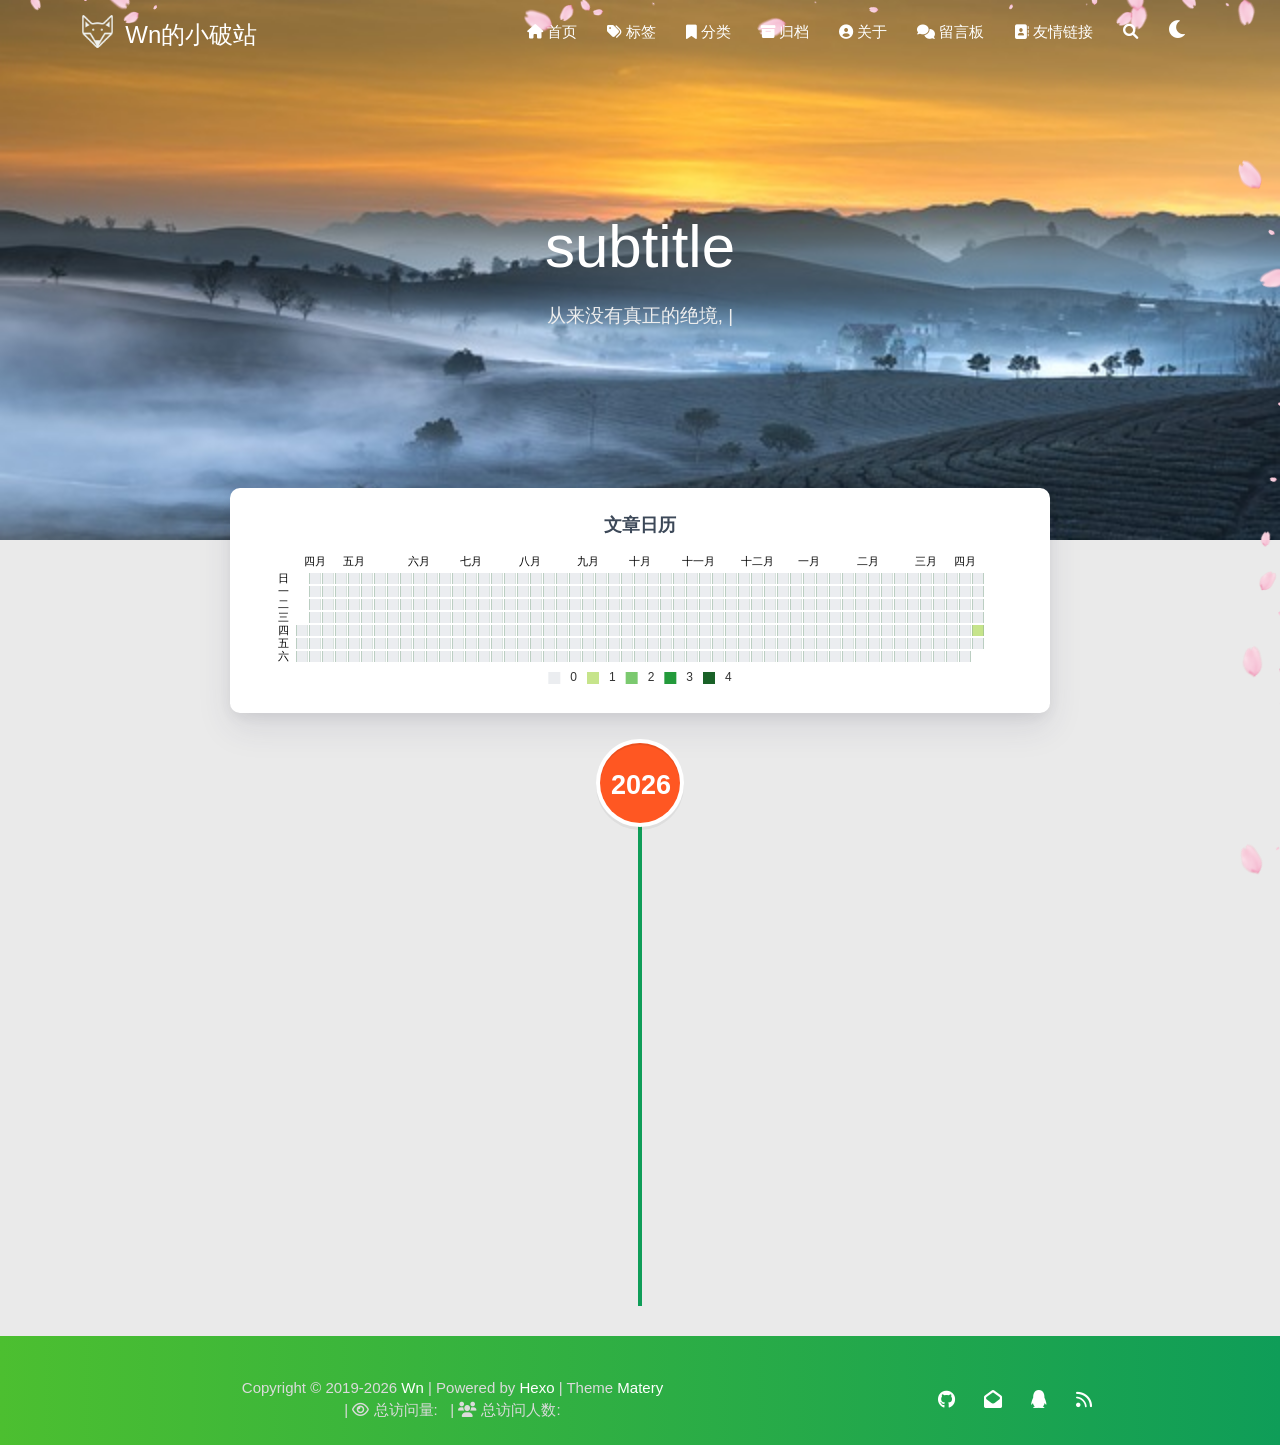
<file: archives/index.html>
<!DOCTYPE HTML>
<html lang="zh-CN">


<head>
    <meta charset="utf-8">
    <meta name="keywords" content="归档, Wn的小破站">
    <meta name="description" content="不忘其所始，不求其所终">
    <meta http-equiv="X-UA-Compatible" content="IE=edge">
    <meta name="viewport" content="width=device-width, initial-scale=1.0, user-scalable=no">
    <meta name="renderer" content="webkit|ie-stand|ie-comp">
    <meta name="mobile-web-app-capable" content="yes">
    <meta name="format-detection" content="telephone=no">
    <meta name="apple-mobile-web-app-capable" content="yes">
    <meta name="apple-mobile-web-app-status-bar-style" content="black-translucent">
    <meta name="referrer" content="no-referrer-when-downgrade">
    <!-- Global site tag (gtag.js) - Google Analytics -->


    <title>归档 | Wn的小破站</title>
    <link rel="icon" type="image/png" href="/favicon.png">
    


    <!-- bg-cover style     -->



<link rel="stylesheet" type="text/css" href="/libs/awesome/css/all.min.css">
<link rel="stylesheet" type="text/css" href="/libs/materialize/materialize.min.css">
<link rel="stylesheet" type="text/css" href="/libs/aos/aos.css">
<link rel="stylesheet" type="text/css" href="/libs/animate/animate.min.css">
<link rel="stylesheet" type="text/css" href="/libs/lightGallery/css/lightgallery.min.css">
<link rel="stylesheet" type="text/css" href="/css/matery.css">
<link rel="stylesheet" type="text/css" href="/css/my.css">
<link rel="stylesheet" type="text/css" href="/css/dark.css" media="none" onload="if(media!='all')media='all'">




    <link rel="stylesheet" href="/libs/tocbot/tocbot.css">
    <link rel="stylesheet" href="/css/post.css">




    



    <script src="/libs/jquery/jquery-3.6.0.min.js"></script>

<meta name="generator" content="Hexo 7.3.0"><link rel="alternate" href="/atom.xml" title="Wn的小破站" type="application/atom+xml">
<link rel="stylesheet" href="/css/prism.css" type="text/css">
<link rel="stylesheet" href="/css/prism-line-numbers.css" type="text/css"></head>


<body>
    <header class="navbar-fixed">
    <nav id="headNav" class="bg-color nav-transparent">
        <div id="navContainer" class="nav-wrapper container">
            <div class="brand-logo">
                <a href="/" class="waves-effect waves-light">
                    
                    <img src="/medias/logo.png" class="logo-img" alt="LOGO">
                    
                    <span class="logo-span">Wn的小破站</span>
                </a>
            </div>
            

<a href="#" data-target="mobile-nav" class="sidenav-trigger button-collapse"><i class="fas fa-bars"></i></a>
<ul class="right nav-menu">
  
  <li class="hide-on-med-and-down nav-item">
    
    <a href="/" class="waves-effect waves-light">
      
      <i class="fas fa-home" style="zoom: 0.6;"></i>
      
      <span>首页</span>
    </a>
    
  </li>
  
  <li class="hide-on-med-and-down nav-item">
    
    <a href="/tags" class="waves-effect waves-light">
      
      <i class="fas fa-tags" style="zoom: 0.6;"></i>
      
      <span>标签</span>
    </a>
    
  </li>
  
  <li class="hide-on-med-and-down nav-item">
    
    <a href="/categories" class="waves-effect waves-light">
      
      <i class="fas fa-bookmark" style="zoom: 0.6;"></i>
      
      <span>分类</span>
    </a>
    
  </li>
  
  <li class="hide-on-med-and-down nav-item">
    
    <a href="/archives" class="waves-effect waves-light">
      
      <i class="fas fa-archive" style="zoom: 0.6;"></i>
      
      <span>归档</span>
    </a>
    
  </li>
  
  <li class="hide-on-med-and-down nav-item">
    
    <a href="/about" class="waves-effect waves-light">
      
      <i class="fas fa-user-circle" style="zoom: 0.6;"></i>
      
      <span>关于</span>
    </a>
    
  </li>
  
  <li class="hide-on-med-and-down nav-item">
    
    <a href="/contact" class="waves-effect waves-light">
      
      <i class="fas fa-comments" style="zoom: 0.6;"></i>
      
      <span>留言板</span>
    </a>
    
  </li>
  
  <li class="hide-on-med-and-down nav-item">
    
    <a href="/friends" class="waves-effect waves-light">
      
      <i class="fas fa-address-book" style="zoom: 0.6;"></i>
      
      <span>友情链接</span>
    </a>
    
  </li>
  
  <li>
    <a href="#searchModal" class="modal-trigger waves-effect waves-light">
      <i id="searchIcon" class="fas fa-search" title="搜索" style="zoom: 0.85;"></i>
    </a>
  </li>
  <li>
    <a href="javascript:;" class="waves-effect waves-light" onclick="switchNightMode()" title="深色/浅色模式" >
      <i id="sum-moon-icon" class="fas fa-sun" style="zoom: 0.85;"></i>
    </a>
  </li>
</ul>


<div id="mobile-nav" class="side-nav sidenav">

    <div class="mobile-head bg-color">
        
        <img src="/medias/logo.png" class="logo-img circle responsive-img">
        
        <div class="logo-name">Wn的小破站</div>
        <div class="logo-desc">
            
            不忘其所始，不求其所终
            
        </div>
    </div>

    <ul class="menu-list mobile-menu-list">
        
        <li class="m-nav-item">
	  
		<a href="/" class="waves-effect waves-light">
			
			    <i class="fa-fw fas fa-home"></i>
			
			首页
		</a>
          
        </li>
        
        <li class="m-nav-item">
	  
		<a href="/tags" class="waves-effect waves-light">
			
			    <i class="fa-fw fas fa-tags"></i>
			
			标签
		</a>
          
        </li>
        
        <li class="m-nav-item">
	  
		<a href="/categories" class="waves-effect waves-light">
			
			    <i class="fa-fw fas fa-bookmark"></i>
			
			分类
		</a>
          
        </li>
        
        <li class="m-nav-item">
	  
		<a href="/archives" class="waves-effect waves-light">
			
			    <i class="fa-fw fas fa-archive"></i>
			
			归档
		</a>
          
        </li>
        
        <li class="m-nav-item">
	  
		<a href="/about" class="waves-effect waves-light">
			
			    <i class="fa-fw fas fa-user-circle"></i>
			
			关于
		</a>
          
        </li>
        
        <li class="m-nav-item">
	  
		<a href="/contact" class="waves-effect waves-light">
			
			    <i class="fa-fw fas fa-comments"></i>
			
			留言板
		</a>
          
        </li>
        
        <li class="m-nav-item">
	  
		<a href="/friends" class="waves-effect waves-light">
			
			    <i class="fa-fw fas fa-address-book"></i>
			
			友情链接
		</a>
          
        </li>
        
        
        <li><div class="divider"></div></li>
        <li>
            <a href="https://github.com/blinkfox/hexo-theme-matery" class="waves-effect waves-light" target="_blank">
                <i class="fab fa-github-square fa-fw"></i>Fork Me
            </a>
        </li>
        
    </ul>
</div>


        </div>

        
            <style>
    .nav-transparent .github-corner {
        display: none !important;
    }

    .github-corner {
        position: absolute;
        z-index: 10;
        top: 0;
        right: 0;
        border: 0;
        transform: scale(1.1);
    }

    .github-corner svg {
        color: #0f9d58;
        fill: #fff;
        height: 64px;
        width: 64px;
    }

    .github-corner:hover .octo-arm {
        animation: a 0.56s ease-in-out;
    }

    .github-corner .octo-arm {
        animation: none;
    }

    @keyframes a {
        0%,
        to {
            transform: rotate(0);
        }
        20%,
        60% {
            transform: rotate(-25deg);
        }
        40%,
        80% {
            transform: rotate(10deg);
        }
    }
</style>

<a href="https://github.com/blinkfox/hexo-theme-matery" class="github-corner tooltipped hide-on-med-and-down" target="_blank"
   data-tooltip="Fork Me" data-position="left" data-delay="50">
    <svg viewBox="0 0 250 250" aria-hidden="true">
        <path d="M0,0 L115,115 L130,115 L142,142 L250,250 L250,0 Z"></path>
        <path d="M128.3,109.0 C113.8,99.7 119.0,89.6 119.0,89.6 C122.0,82.7 120.5,78.6 120.5,78.6 C119.2,72.0 123.4,76.3 123.4,76.3 C127.3,80.9 125.5,87.3 125.5,87.3 C122.9,97.6 130.6,101.9 134.4,103.2"
              fill="currentColor" style="transform-origin: 130px 106px;" class="octo-arm"></path>
        <path d="M115.0,115.0 C114.9,115.1 118.7,116.5 119.8,115.4 L133.7,101.6 C136.9,99.2 139.9,98.4 142.2,98.6 C133.8,88.0 127.5,74.4 143.8,58.0 C148.5,53.4 154.0,51.2 159.7,51.0 C160.3,49.4 163.2,43.6 171.4,40.1 C171.4,40.1 176.1,42.5 178.8,56.2 C183.1,58.6 187.2,61.8 190.9,65.4 C194.5,69.0 197.7,73.2 200.1,77.6 C213.8,80.2 216.3,84.9 216.3,84.9 C212.7,93.1 206.9,96.0 205.4,96.6 C205.1,102.4 203.0,107.8 198.3,112.5 C181.9,128.9 168.3,122.5 157.7,114.1 C157.9,116.9 156.7,120.9 152.7,124.9 L141.0,136.5 C139.8,137.7 141.6,141.9 141.8,141.8 Z"
              fill="currentColor" class="octo-body"></path>
    </svg>
</a>
        
    </nav>

</header>

    <div class="bg-cover pd-header about-cover">
    <div class="container">
    <div class="row">
    <div class="col s10 offset-s1 m8 offset-m2 l8 offset-l2">
        <div class="brand">
            <div class="title center-align">
                
                    subtitle
                
            </div>

            <div class="description center-align">
                
                <span id="subtitle"></span>
                <script src="/libs/typed/typed.js"></script>
                <script>
                    var typed = new Typed("#subtitle", {
                        strings: [ 
                            
                                "从来没有真正的绝境, 只有心灵的迷途",
                            
                                "Never really desperate, only the lost of the soul",
                            
                        ],
                        startDelay: 300,
                        typeSpeed: 100,
                        loop: true,
                        backSpeed: 50,
                        showCursor: true
                    });
                </script>
                
            </div>
        </div>
    </div>
</div>


<script>
    // 每天切换 banner 图.  Switch banner image every day.
    var bannerUrl = "/medias/banner/" + new Date().getDay() + '.jpg';
    $('.bg-cover').css('background-image', 'url(' + bannerUrl + ')');
</script>
<script>
    
      var bannerUrl = "/medias/featureimages/" + Math.floor(Math.random() * 24) + '.jpg';
    
    $('.bg-cover.about-cover').css('background-image', 'url(' + bannerUrl + ')');

</script>


    </div>
</div>

<main class="content">

    
    <div class="container archive-calendar">
    <div class="card">
        <div id="post-calendar" class="card-content"></div>
    </div>
</div>

<script type="text/javascript" src="/libs/echarts/echarts.min.js"></script>
<script type="text/javascript">
    let myChart = echarts.init(document.getElementById('post-calendar'));

    

    let option = {
        title: {
            top: 0,
            text: '文章日历',
            left: 'center',
            textStyle: {
                color: '#3C4858'
            }
        },
        tooltip: {
            padding: 10,
            backgroundColor: '#555',
            borderColor: '#777',
            borderWidth: 1,
            formatter: function (obj) {
                var value = obj.value;
                return '<div style="font-size: 14px;">' + value[0] + '：' + value[1] + '</div>';
            }
        },
        visualMap: {
            show: true,
            showLabel: true,
            categories: [0, 1, 2, 3, 4],
            calculable: true,
            inRange: {
                symbol: 'rect',
                color: ['#ebedf0', '#c6e48b', '#7bc96f', '#239a3b', '#196127']
            },
            itemWidth: 12,
            itemHeight: 12,
            orient: 'horizontal',
            left: 'center',
            bottom: 0
        },
        calendar: [{
            left: 'center',
            range: ["2025-04-17", "2026-04-17"],
            cellSize: [13, 13],
            splitLine: {
                show: false
            },
            itemStyle: {
                color: '#196127',
                borderColor: '#fff',
                borderWidth: 2
            },
            yearLabel: {
                show: false
            },
            monthLabel: {
                nameMap: 'cn',
                fontSize: 11
            },
            dayLabel: {
                formatter: '{start}  1st',
                nameMap: 'cn',
                fontSize: 11
            }
        }],
        series: [{
            type: 'heatmap',
            coordinateSystem: 'calendar',
            calendarIndex: 0,
            data: [["2025-04-17", 0], ["2025-04-18", 0], ["2025-04-19", 0], ["2025-04-20", 0], ["2025-04-21", 0], ["2025-04-22", 0], ["2025-04-23", 0], ["2025-04-24", 0], ["2025-04-25", 0], ["2025-04-26", 0], ["2025-04-27", 0], ["2025-04-28", 0], ["2025-04-29", 0], ["2025-04-30", 0], ["2025-05-01", 0], ["2025-05-02", 0], ["2025-05-03", 0], ["2025-05-04", 0], ["2025-05-05", 0], ["2025-05-06", 0], ["2025-05-07", 0], ["2025-05-08", 0], ["2025-05-09", 0], ["2025-05-10", 0], ["2025-05-11", 0], ["2025-05-12", 0], ["2025-05-13", 0], ["2025-05-14", 0], ["2025-05-15", 0], ["2025-05-16", 0], ["2025-05-17", 0], ["2025-05-18", 0], ["2025-05-19", 0], ["2025-05-20", 0], ["2025-05-21", 0], ["2025-05-22", 0], ["2025-05-23", 0], ["2025-05-24", 0], ["2025-05-25", 0], ["2025-05-26", 0], ["2025-05-27", 0], ["2025-05-28", 0], ["2025-05-29", 0], ["2025-05-30", 0], ["2025-05-31", 0], ["2025-06-01", 0], ["2025-06-02", 0], ["2025-06-03", 0], ["2025-06-04", 0], ["2025-06-05", 0], ["2025-06-06", 0], ["2025-06-07", 0], ["2025-06-08", 0], ["2025-06-09", 0], ["2025-06-10", 0], ["2025-06-11", 0], ["2025-06-12", 0], ["2025-06-13", 0], ["2025-06-14", 0], ["2025-06-15", 0], ["2025-06-16", 0], ["2025-06-17", 0], ["2025-06-18", 0], ["2025-06-19", 0], ["2025-06-20", 0], ["2025-06-21", 0], ["2025-06-22", 0], ["2025-06-23", 0], ["2025-06-24", 0], ["2025-06-25", 0], ["2025-06-26", 0], ["2025-06-27", 0], ["2025-06-28", 0], ["2025-06-29", 0], ["2025-06-30", 0], ["2025-07-01", 0], ["2025-07-02", 0], ["2025-07-03", 0], ["2025-07-04", 0], ["2025-07-05", 0], ["2025-07-06", 0], ["2025-07-07", 0], ["2025-07-08", 0], ["2025-07-09", 0], ["2025-07-10", 0], ["2025-07-11", 0], ["2025-07-12", 0], ["2025-07-13", 0], ["2025-07-14", 0], ["2025-07-15", 0], ["2025-07-16", 0], ["2025-07-17", 0], ["2025-07-18", 0], ["2025-07-19", 0], ["2025-07-20", 0], ["2025-07-21", 0], ["2025-07-22", 0], ["2025-07-23", 0], ["2025-07-24", 0], ["2025-07-25", 0], ["2025-07-26", 0], ["2025-07-27", 0], ["2025-07-28", 0], ["2025-07-29", 0], ["2025-07-30", 0], ["2025-07-31", 0], ["2025-08-01", 0], ["2025-08-02", 0], ["2025-08-03", 0], ["2025-08-04", 0], ["2025-08-05", 0], ["2025-08-06", 0], ["2025-08-07", 0], ["2025-08-08", 0], ["2025-08-09", 0], ["2025-08-10", 0], ["2025-08-11", 0], ["2025-08-12", 0], ["2025-08-13", 0], ["2025-08-14", 0], ["2025-08-15", 0], ["2025-08-16", 0], ["2025-08-17", 0], ["2025-08-18", 0], ["2025-08-19", 0], ["2025-08-20", 0], ["2025-08-21", 0], ["2025-08-22", 0], ["2025-08-23", 0], ["2025-08-24", 0], ["2025-08-25", 0], ["2025-08-26", 0], ["2025-08-27", 0], ["2025-08-28", 0], ["2025-08-29", 0], ["2025-08-30", 0], ["2025-08-31", 0], ["2025-09-01", 0], ["2025-09-02", 0], ["2025-09-03", 0], ["2025-09-04", 0], ["2025-09-05", 0], ["2025-09-06", 0], ["2025-09-07", 0], ["2025-09-08", 0], ["2025-09-09", 0], ["2025-09-10", 0], ["2025-09-11", 0], ["2025-09-12", 0], ["2025-09-13", 0], ["2025-09-14", 0], ["2025-09-15", 0], ["2025-09-16", 0], ["2025-09-17", 0], ["2025-09-18", 0], ["2025-09-19", 0], ["2025-09-20", 0], ["2025-09-21", 0], ["2025-09-22", 0], ["2025-09-23", 0], ["2025-09-24", 0], ["2025-09-25", 0], ["2025-09-26", 0], ["2025-09-27", 0], ["2025-09-28", 0], ["2025-09-29", 0], ["2025-09-30", 0], ["2025-10-01", 0], ["2025-10-02", 0], ["2025-10-03", 0], ["2025-10-04", 0], ["2025-10-05", 0], ["2025-10-06", 0], ["2025-10-07", 0], ["2025-10-08", 0], ["2025-10-09", 0], ["2025-10-10", 0], ["2025-10-11", 0], ["2025-10-12", 0], ["2025-10-13", 0], ["2025-10-14", 0], ["2025-10-15", 0], ["2025-10-16", 0], ["2025-10-17", 0], ["2025-10-18", 0], ["2025-10-19", 0], ["2025-10-20", 0], ["2025-10-21", 0], ["2025-10-22", 0], ["2025-10-23", 0], ["2025-10-24", 0], ["2025-10-25", 0], ["2025-10-26", 0], ["2025-10-27", 0], ["2025-10-28", 0], ["2025-10-29", 0], ["2025-10-30", 0], ["2025-10-31", 0], ["2025-11-01", 0], ["2025-11-02", 0], ["2025-11-03", 0], ["2025-11-04", 0], ["2025-11-05", 0], ["2025-11-06", 0], ["2025-11-07", 0], ["2025-11-08", 0], ["2025-11-09", 0], ["2025-11-10", 0], ["2025-11-11", 0], ["2025-11-12", 0], ["2025-11-13", 0], ["2025-11-14", 0], ["2025-11-15", 0], ["2025-11-16", 0], ["2025-11-17", 0], ["2025-11-18", 0], ["2025-11-19", 0], ["2025-11-20", 0], ["2025-11-21", 0], ["2025-11-22", 0], ["2025-11-23", 0], ["2025-11-24", 0], ["2025-11-25", 0], ["2025-11-26", 0], ["2025-11-27", 0], ["2025-11-28", 0], ["2025-11-29", 0], ["2025-11-30", 0], ["2025-12-01", 0], ["2025-12-02", 0], ["2025-12-03", 0], ["2025-12-04", 0], ["2025-12-05", 0], ["2025-12-06", 0], ["2025-12-07", 0], ["2025-12-08", 0], ["2025-12-09", 0], ["2025-12-10", 0], ["2025-12-11", 0], ["2025-12-12", 0], ["2025-12-13", 0], ["2025-12-14", 0], ["2025-12-15", 0], ["2025-12-16", 0], ["2025-12-17", 0], ["2025-12-18", 0], ["2025-12-19", 0], ["2025-12-20", 0], ["2025-12-21", 0], ["2025-12-22", 0], ["2025-12-23", 0], ["2025-12-24", 0], ["2025-12-25", 0], ["2025-12-26", 0], ["2025-12-27", 0], ["2025-12-28", 0], ["2025-12-29", 0], ["2025-12-30", 0], ["2025-12-31", 0], ["2026-01-01", 0], ["2026-01-02", 0], ["2026-01-03", 0], ["2026-01-04", 0], ["2026-01-05", 0], ["2026-01-06", 0], ["2026-01-07", 0], ["2026-01-08", 0], ["2026-01-09", 0], ["2026-01-10", 0], ["2026-01-11", 0], ["2026-01-12", 0], ["2026-01-13", 0], ["2026-01-14", 0], ["2026-01-15", 0], ["2026-01-16", 0], ["2026-01-17", 0], ["2026-01-18", 0], ["2026-01-19", 0], ["2026-01-20", 0], ["2026-01-21", 0], ["2026-01-22", 0], ["2026-01-23", 0], ["2026-01-24", 0], ["2026-01-25", 0], ["2026-01-26", 0], ["2026-01-27", 0], ["2026-01-28", 0], ["2026-01-29", 0], ["2026-01-30", 0], ["2026-01-31", 0], ["2026-02-01", 0], ["2026-02-02", 0], ["2026-02-03", 0], ["2026-02-04", 0], ["2026-02-05", 0], ["2026-02-06", 0], ["2026-02-07", 0], ["2026-02-08", 0], ["2026-02-09", 0], ["2026-02-10", 0], ["2026-02-11", 0], ["2026-02-12", 0], ["2026-02-13", 0], ["2026-02-14", 0], ["2026-02-15", 0], ["2026-02-16", 0], ["2026-02-17", 0], ["2026-02-18", 0], ["2026-02-19", 0], ["2026-02-20", 0], ["2026-02-21", 0], ["2026-02-22", 0], ["2026-02-23", 0], ["2026-02-24", 0], ["2026-02-25", 0], ["2026-02-26", 0], ["2026-02-27", 0], ["2026-02-28", 0], ["2026-03-01", 0], ["2026-03-02", 0], ["2026-03-03", 0], ["2026-03-04", 0], ["2026-03-05", 0], ["2026-03-06", 0], ["2026-03-07", 0], ["2026-03-08", 0], ["2026-03-09", 0], ["2026-03-10", 0], ["2026-03-11", 0], ["2026-03-12", 0], ["2026-03-13", 0], ["2026-03-14", 0], ["2026-03-15", 0], ["2026-03-16", 0], ["2026-03-17", 0], ["2026-03-18", 0], ["2026-03-19", 0], ["2026-03-20", 0], ["2026-03-21", 0], ["2026-03-22", 0], ["2026-03-23", 0], ["2026-03-24", 0], ["2026-03-25", 0], ["2026-03-26", 0], ["2026-03-27", 0], ["2026-03-28", 0], ["2026-03-29", 0], ["2026-03-30", 0], ["2026-03-31", 0], ["2026-04-01", 0], ["2026-04-02", 0], ["2026-04-03", 0], ["2026-04-04", 0], ["2026-04-05", 0], ["2026-04-06", 0], ["2026-04-07", 0], ["2026-04-08", 0], ["2026-04-09", 0], ["2026-04-10", 0], ["2026-04-11", 0], ["2026-04-12", 0], ["2026-04-13", 0], ["2026-04-14", 0], ["2026-04-15", 0], ["2026-04-16", 1], ["2026-04-17", 0]]
        }]

    };

    myChart.setOption(option);
</script>

    

    

    <div id="cd-timeline" class="container">
        
        <div class="cd-timeline-block">

            
            
            
            <div class="cd-timeline-img year" data-aos="zoom-in-up">
                <a href="/archives/2026">2026</a>
            </div>
            

            
            
            
            <div class="cd-timeline-img month" data-aos="zoom-in-up">
                <a href="/archives/2026/04">04</a>
            </div>
            

            
            <div class="cd-timeline-img day" data-aos="zoom-in-up">
                <span>16</span>
            </div>
            <article class="cd-timeline-content" data-aos="fade-up">
                <div class="article col s12 m6">
                    <div class="card">
                        <a href="/2026/04/16/hello-world/">
                            <div class="card-image">
                                
                                
                                <img src="/medias/featureimages/12.jpg" class="responsive-img" alt="Hello World">
                                
                                <span class="card-title">Hello World</span>
                            </div>
                        </a>
                        <div class="card-content article-content">
                            <div class="summary block-with-text">
                                
                                    Welcome to Hexo! This is your very first post. Check documentation for more info. If you get any problems when using Hex
                                
                            </div>
                            <div class="publish-info">
                                <span class="publish-date">
                                    <i class="far fa-clock fa-fw icon-date"></i>2026-04-16
                                </span>
                                <span class="publish-author">
                                    
                                    <i class="fas fa-user fa-fw"></i>
                                    Wn
                                    
                                </span>
                            </div>
                        </div>

                        
                    </div>
                </div>
            </article>
        </div>
        
    </div>

</main>




    <footer class="page-footer bg-color">
    
        <link rel="stylesheet" href="/libs/aplayer/APlayer.min.css">
<style>
    .aplayer .aplayer-lrc p {
        
        display: none;
        
        font-size: 12px;
        font-weight: 700;
        line-height: 16px !important;
    }

    .aplayer .aplayer-lrc p.aplayer-lrc-current {
        
        display: none;
        
        font-size: 15px;
        color: #42b983;
    }

    
    .aplayer.aplayer-fixed.aplayer-narrow .aplayer-body {
        left: -66px !important;
    }

    .aplayer.aplayer-fixed.aplayer-narrow .aplayer-body:hover {
        left: 0px !important;
    }

    
</style>
<div class="">
    
    <div class="row">
        <meting-js class="col l8 offset-l2 m10 offset-m1 s12"
                   server="netease"
                   type="playlist"
                   id="503838841"
                   fixed='true'
                   autoplay='false'
                   theme='#42b983'
                   loop='all'
                   order='random'
                   preload='auto'
                   volume='0.7'
                   list-folded='true'
        >
        </meting-js>
    </div>
</div>

<script src="/libs/aplayer/APlayer.min.js"></script>
<script src="/libs/aplayer/Meting.min.js"></script>

    

    <div class="container row center-align"
         style="margin-bottom: 0px !important;">
        <div class="col s12 m8 l8 copy-right">
            Copyright&nbsp;&copy;
            
                <span id="year">2019-2026</span>
            
            <a href="/about" target="_blank">Wn</a>
            |&nbsp;Powered by&nbsp;<a href="https://hexo.io/" target="_blank">Hexo</a>
            |&nbsp;Theme&nbsp;<a href="https://github.com/blinkfox/hexo-theme-matery" target="_blank">Matery</a>
            
            <br>
            
            
            
                
            
            
                <span id="busuanzi_container_site_pv">
                &nbsp;|&nbsp;<i class="far fa-eye"></i>&nbsp;总访问量:&nbsp;
                    <span id="busuanzi_value_site_pv" class="white-color"></span>
            </span>
            
            
                <span id="busuanzi_container_site_uv">
                &nbsp;|&nbsp;<i class="fas fa-users"></i>&nbsp;总访问人数:&nbsp;
                    <span id="busuanzi_value_site_uv" class="white-color"></span>
            </span>
            
            <br>

            <!-- 运行天数提醒. -->
            
            <br>
            
        </div>
        <div class="col s12 m4 l4 social-link social-statis">
    <a href="https://github.com/wei041025" class="tooltipped" target="_blank" data-tooltip="访问我的GitHub" data-position="top" data-delay="50">
        <i class="fab fa-github"></i>
    </a>



    <a href="mailto:3117782672@qq.com" class="tooltipped" target="_blank" data-tooltip="邮件联系我" data-position="top" data-delay="50">
        <i class="fas fa-envelope-open"></i>
    </a>







    <a href="tencent://AddContact/?fromId=50&fromSubId=1&subcmd=all&uin=3117782672" class="tooltipped" target="_blank" data-tooltip="QQ联系我: 3117782672" data-position="top" data-delay="50">
        <i class="fab fa-qq"></i>
    </a>







    <a href="/atom.xml" class="tooltipped" target="_blank" data-tooltip="RSS 订阅" data-position="top" data-delay="50">
        <i class="fas fa-rss"></i>
    </a>

</div>
    </div>
</footer>

<div class="progress-bar"></div>


    <!-- 搜索遮罩框 -->
<div id="searchModal" class="modal">
    <div class="modal-content">
        <div class="search-header">
            <span class="title"><i class="fas fa-search"></i>&nbsp;&nbsp;搜索</span>
            <input type="search" id="searchInput" name="s" placeholder="请输入搜索的关键字"
                   class="search-input">
        </div>
        <div id="searchResult"></div>
    </div>
</div>

<script type="text/javascript">
$(function () {
    var searchFunc = function (path, search_id, content_id) {
        'use strict';
        $.ajax({
            url: path,
            dataType: "xml",
            success: function (xmlResponse) {
                // get the contents from search data
                var datas = $("entry", xmlResponse).map(function () {
                    return {
                        title: $("title", this).text(),
                        content: $("content", this).text(),
                        url: $("url", this).text()
                    };
                }).get();
                var $input = document.getElementById(search_id);
                var $resultContent = document.getElementById(content_id);
                $input.addEventListener('input', function () {
                    var str = '<ul class=\"search-result-list\">';
                    var keywords = this.value.trim().toLowerCase().split(/[\s\-]+/);
                    $resultContent.innerHTML = "";
                    if (this.value.trim().length <= 0) {
                        return;
                    }
                    // perform local searching
                    datas.forEach(function (data) {
                        var isMatch = true;
                        var data_title = data.title.trim().toLowerCase();
                        var data_content = data.content.trim().replace(/<[^>]+>/g, "").toLowerCase();
                        var data_url = data.url;
                        data_url = data_url.indexOf('/') === 0 ? data.url : '/' + data_url;
                        var index_title = -1;
                        var index_content = -1;
                        var first_occur = -1;
                        // only match artiles with not empty titles and contents
                        if (data_title !== '' && data_content !== '') {
                            keywords.forEach(function (keyword, i) {
                                index_title = data_title.indexOf(keyword);
                                index_content = data_content.indexOf(keyword);
                                if (index_title < 0 && index_content < 0) {
                                    isMatch = false;
                                } else {
                                    if (index_content < 0) {
                                        index_content = 0;
                                    }
                                    if (i === 0) {
                                        first_occur = index_content;
                                    }
                                }
                            });
                        }
                        // show search results
                        if (isMatch) {
                            str += "<li><a href='" + data_url + "' class='search-result-title'>" + data_title + "</a>";
                            var content = data.content.trim().replace(/<[^>]+>/g, "");
                            if (first_occur >= 0) {
                                // cut out 100 characters
                                var start = first_occur - 20;
                                var end = first_occur + 80;
                                if (start < 0) {
                                    start = 0;
                                }
                                if (start === 0) {
                                    end = 100;
                                }
                                if (end > content.length) {
                                    end = content.length;
                                }
                                var match_content = content.substr(start, end);
                                // highlight all keywords
                                keywords.forEach(function (keyword) {
                                    var regS = new RegExp(keyword, "gi");
                                    match_content = match_content.replace(regS, "<em class=\"search-keyword\">" + keyword + "</em>");
                                });

                                str += "<p class=\"search-result\">" + match_content + "...</p>"
                            }
                            str += "</li>";
                        }
                    });
                    str += "</ul>";
                    $resultContent.innerHTML = str;
                });
            }
        });
    };

    searchFunc('/search.xml', 'searchInput', 'searchResult');
});
</script>

    <!-- 白天和黑夜主题 -->
<div class="stars-con">
    <div id="stars"></div>
    <div id="stars2"></div>
    <div id="stars3"></div>  
</div>

<script>
    function switchNightMode() {
        $('<div class="Cuteen_DarkSky"><div class="Cuteen_DarkPlanet"></div></div>').appendTo($('body')),
        setTimeout(function () {
            $('body').hasClass('DarkMode') 
            ? ($('body').removeClass('DarkMode'), localStorage.setItem('isDark', '0'), $('#sum-moon-icon').removeClass("fa-sun").addClass('fa-moon')) 
            : ($('body').addClass('DarkMode'), localStorage.setItem('isDark', '1'), $('#sum-moon-icon').addClass("fa-sun").removeClass('fa-moon')),
            
            setTimeout(function () {
            $('.Cuteen_DarkSky').fadeOut(1e3, function () {
                $(this).remove()
            })
            }, 2e3)
        })
    }
</script>

    <!-- 回到顶部按钮 -->
<div id="backTop" class="top-scroll">
    <a class="btn-floating btn-large waves-effect waves-light" href="#!">
        <i class="fas fa-arrow-up"></i>
    </a>
</div>


    <script src="/libs/materialize/materialize.min.js"></script>
    <script src="/libs/masonry/masonry.pkgd.min.js"></script>
    <script src="/libs/aos/aos.js"></script>
    <script src="/libs/scrollprogress/scrollProgress.min.js"></script>
    <script src="/libs/lightGallery/js/lightgallery-all.min.js"></script>
    <script src="/js/matery.js"></script>

    

    
    
    
        
        <script type="text/javascript">
            // 只在桌面版网页启用特效
            var windowWidth = $(window).width();
            if (windowWidth > 768) {
                document.write('<script type="text/javascript" src="/libs/others/sakura.js"><\/script>');
            }
        </script>
    

    <!-- 雪花特效 -->
    

    <!-- 鼠标星星特效 -->
    

     
        <script src="https://ssl.captcha.qq.com/TCaptcha.js"></script>
        <script src="/libs/others/TencentCaptcha.js"></script>
        <button id="TencentCaptcha" data-appid="xxxxxxxxxx" data-cbfn="callback" type="button" hidden></button>
    

    <!-- Baidu Analytics -->

    <!-- Baidu Push -->

<script>
    (function () {
        var bp = document.createElement('script');
        var curProtocol = window.location.protocol.split(':')[0];
        if (curProtocol === 'https') {
            bp.src = 'https://zz.bdstatic.com/linksubmit/push.js';
        } else {
            bp.src = 'http://push.zhanzhang.baidu.com/push.js';
        }
        var s = document.getElementsByTagName("script")[0];
        s.parentNode.insertBefore(bp, s);
    })();
</script>

    
    <script src="/libs/others/clicklove.js" async="async"></script>
    
    
    <script async src="/libs/others/busuanzi.pure.mini.js"></script>
    

    

    

    <!--腾讯兔小巢-->
    
    

    

    

    
    <script src="/libs/instantpage/instantpage.js" type="module"></script>
    

</body>

</html>
</file>
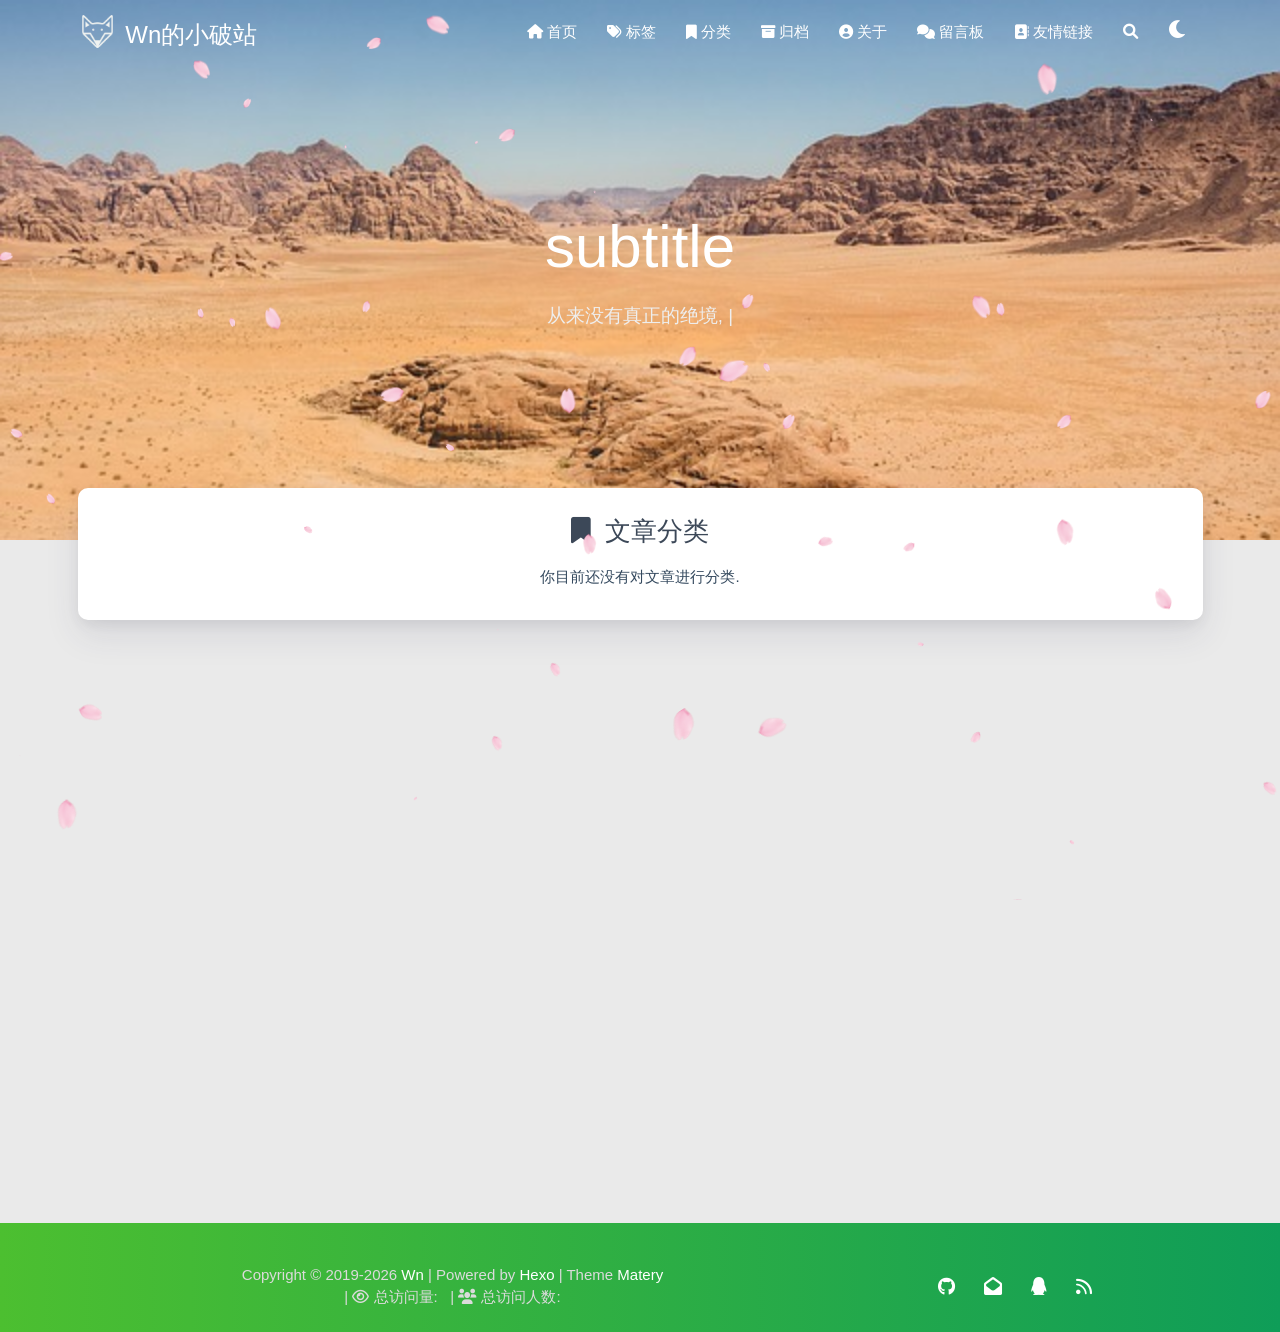
<file: categories/index.html>
<!DOCTYPE HTML>
<html lang="zh-CN">


<head>
    <meta charset="utf-8">
    <meta name="keywords" content="分类, Wn的小破站">
    <meta name="description" content="不忘其所始，不求其所终">
    <meta http-equiv="X-UA-Compatible" content="IE=edge">
    <meta name="viewport" content="width=device-width, initial-scale=1.0, user-scalable=no">
    <meta name="renderer" content="webkit|ie-stand|ie-comp">
    <meta name="mobile-web-app-capable" content="yes">
    <meta name="format-detection" content="telephone=no">
    <meta name="apple-mobile-web-app-capable" content="yes">
    <meta name="apple-mobile-web-app-status-bar-style" content="black-translucent">
    <meta name="referrer" content="no-referrer-when-downgrade">
    <!-- Global site tag (gtag.js) - Google Analytics -->


    <title>分类 | Wn的小破站</title>
    <link rel="icon" type="image/png" href="/favicon.png">
    


    <!-- bg-cover style     -->



<link rel="stylesheet" type="text/css" href="/libs/awesome/css/all.min.css">
<link rel="stylesheet" type="text/css" href="/libs/materialize/materialize.min.css">
<link rel="stylesheet" type="text/css" href="/libs/aos/aos.css">
<link rel="stylesheet" type="text/css" href="/libs/animate/animate.min.css">
<link rel="stylesheet" type="text/css" href="/libs/lightGallery/css/lightgallery.min.css">
<link rel="stylesheet" type="text/css" href="/css/matery.css">
<link rel="stylesheet" type="text/css" href="/css/my.css">
<link rel="stylesheet" type="text/css" href="/css/dark.css" media="none" onload="if(media!='all')media='all'">




    <link rel="stylesheet" href="/libs/tocbot/tocbot.css">
    <link rel="stylesheet" href="/css/post.css">




    



    <script src="/libs/jquery/jquery-3.6.0.min.js"></script>

<meta name="generator" content="Hexo 7.3.0"><link rel="alternate" href="/atom.xml" title="Wn的小破站" type="application/atom+xml">
<link rel="stylesheet" href="/css/prism.css" type="text/css">
<link rel="stylesheet" href="/css/prism-line-numbers.css" type="text/css"></head>


<body>
    <header class="navbar-fixed">
    <nav id="headNav" class="bg-color nav-transparent">
        <div id="navContainer" class="nav-wrapper container">
            <div class="brand-logo">
                <a href="/" class="waves-effect waves-light">
                    
                    <img src="/medias/logo.png" class="logo-img" alt="LOGO">
                    
                    <span class="logo-span">Wn的小破站</span>
                </a>
            </div>
            

<a href="#" data-target="mobile-nav" class="sidenav-trigger button-collapse"><i class="fas fa-bars"></i></a>
<ul class="right nav-menu">
  
  <li class="hide-on-med-and-down nav-item">
    
    <a href="/" class="waves-effect waves-light">
      
      <i class="fas fa-home" style="zoom: 0.6;"></i>
      
      <span>首页</span>
    </a>
    
  </li>
  
  <li class="hide-on-med-and-down nav-item">
    
    <a href="/tags" class="waves-effect waves-light">
      
      <i class="fas fa-tags" style="zoom: 0.6;"></i>
      
      <span>标签</span>
    </a>
    
  </li>
  
  <li class="hide-on-med-and-down nav-item">
    
    <a href="/categories" class="waves-effect waves-light">
      
      <i class="fas fa-bookmark" style="zoom: 0.6;"></i>
      
      <span>分类</span>
    </a>
    
  </li>
  
  <li class="hide-on-med-and-down nav-item">
    
    <a href="/archives" class="waves-effect waves-light">
      
      <i class="fas fa-archive" style="zoom: 0.6;"></i>
      
      <span>归档</span>
    </a>
    
  </li>
  
  <li class="hide-on-med-and-down nav-item">
    
    <a href="/about" class="waves-effect waves-light">
      
      <i class="fas fa-user-circle" style="zoom: 0.6;"></i>
      
      <span>关于</span>
    </a>
    
  </li>
  
  <li class="hide-on-med-and-down nav-item">
    
    <a href="/contact" class="waves-effect waves-light">
      
      <i class="fas fa-comments" style="zoom: 0.6;"></i>
      
      <span>留言板</span>
    </a>
    
  </li>
  
  <li class="hide-on-med-and-down nav-item">
    
    <a href="/friends" class="waves-effect waves-light">
      
      <i class="fas fa-address-book" style="zoom: 0.6;"></i>
      
      <span>友情链接</span>
    </a>
    
  </li>
  
  <li>
    <a href="#searchModal" class="modal-trigger waves-effect waves-light">
      <i id="searchIcon" class="fas fa-search" title="搜索" style="zoom: 0.85;"></i>
    </a>
  </li>
  <li>
    <a href="javascript:;" class="waves-effect waves-light" onclick="switchNightMode()" title="深色/浅色模式" >
      <i id="sum-moon-icon" class="fas fa-sun" style="zoom: 0.85;"></i>
    </a>
  </li>
</ul>


<div id="mobile-nav" class="side-nav sidenav">

    <div class="mobile-head bg-color">
        
        <img src="/medias/logo.png" class="logo-img circle responsive-img">
        
        <div class="logo-name">Wn的小破站</div>
        <div class="logo-desc">
            
            不忘其所始，不求其所终
            
        </div>
    </div>

    <ul class="menu-list mobile-menu-list">
        
        <li class="m-nav-item">
	  
		<a href="/" class="waves-effect waves-light">
			
			    <i class="fa-fw fas fa-home"></i>
			
			首页
		</a>
          
        </li>
        
        <li class="m-nav-item">
	  
		<a href="/tags" class="waves-effect waves-light">
			
			    <i class="fa-fw fas fa-tags"></i>
			
			标签
		</a>
          
        </li>
        
        <li class="m-nav-item">
	  
		<a href="/categories" class="waves-effect waves-light">
			
			    <i class="fa-fw fas fa-bookmark"></i>
			
			分类
		</a>
          
        </li>
        
        <li class="m-nav-item">
	  
		<a href="/archives" class="waves-effect waves-light">
			
			    <i class="fa-fw fas fa-archive"></i>
			
			归档
		</a>
          
        </li>
        
        <li class="m-nav-item">
	  
		<a href="/about" class="waves-effect waves-light">
			
			    <i class="fa-fw fas fa-user-circle"></i>
			
			关于
		</a>
          
        </li>
        
        <li class="m-nav-item">
	  
		<a href="/contact" class="waves-effect waves-light">
			
			    <i class="fa-fw fas fa-comments"></i>
			
			留言板
		</a>
          
        </li>
        
        <li class="m-nav-item">
	  
		<a href="/friends" class="waves-effect waves-light">
			
			    <i class="fa-fw fas fa-address-book"></i>
			
			友情链接
		</a>
          
        </li>
        
        
        <li><div class="divider"></div></li>
        <li>
            <a href="https://github.com/blinkfox/hexo-theme-matery" class="waves-effect waves-light" target="_blank">
                <i class="fab fa-github-square fa-fw"></i>Fork Me
            </a>
        </li>
        
    </ul>
</div>


        </div>

        
            <style>
    .nav-transparent .github-corner {
        display: none !important;
    }

    .github-corner {
        position: absolute;
        z-index: 10;
        top: 0;
        right: 0;
        border: 0;
        transform: scale(1.1);
    }

    .github-corner svg {
        color: #0f9d58;
        fill: #fff;
        height: 64px;
        width: 64px;
    }

    .github-corner:hover .octo-arm {
        animation: a 0.56s ease-in-out;
    }

    .github-corner .octo-arm {
        animation: none;
    }

    @keyframes a {
        0%,
        to {
            transform: rotate(0);
        }
        20%,
        60% {
            transform: rotate(-25deg);
        }
        40%,
        80% {
            transform: rotate(10deg);
        }
    }
</style>

<a href="https://github.com/blinkfox/hexo-theme-matery" class="github-corner tooltipped hide-on-med-and-down" target="_blank"
   data-tooltip="Fork Me" data-position="left" data-delay="50">
    <svg viewBox="0 0 250 250" aria-hidden="true">
        <path d="M0,0 L115,115 L130,115 L142,142 L250,250 L250,0 Z"></path>
        <path d="M128.3,109.0 C113.8,99.7 119.0,89.6 119.0,89.6 C122.0,82.7 120.5,78.6 120.5,78.6 C119.2,72.0 123.4,76.3 123.4,76.3 C127.3,80.9 125.5,87.3 125.5,87.3 C122.9,97.6 130.6,101.9 134.4,103.2"
              fill="currentColor" style="transform-origin: 130px 106px;" class="octo-arm"></path>
        <path d="M115.0,115.0 C114.9,115.1 118.7,116.5 119.8,115.4 L133.7,101.6 C136.9,99.2 139.9,98.4 142.2,98.6 C133.8,88.0 127.5,74.4 143.8,58.0 C148.5,53.4 154.0,51.2 159.7,51.0 C160.3,49.4 163.2,43.6 171.4,40.1 C171.4,40.1 176.1,42.5 178.8,56.2 C183.1,58.6 187.2,61.8 190.9,65.4 C194.5,69.0 197.7,73.2 200.1,77.6 C213.8,80.2 216.3,84.9 216.3,84.9 C212.7,93.1 206.9,96.0 205.4,96.6 C205.1,102.4 203.0,107.8 198.3,112.5 C181.9,128.9 168.3,122.5 157.7,114.1 C157.9,116.9 156.7,120.9 152.7,124.9 L141.0,136.5 C139.8,137.7 141.6,141.9 141.8,141.8 Z"
              fill="currentColor" class="octo-body"></path>
    </svg>
</a>
        
    </nav>

</header>

    <div class="bg-cover pd-header about-cover">
    <div class="container">
    <div class="row">
    <div class="col s10 offset-s1 m8 offset-m2 l8 offset-l2">
        <div class="brand">
            <div class="title center-align">
                
                    subtitle
                
            </div>

            <div class="description center-align">
                
                <span id="subtitle"></span>
                <script src="/libs/typed/typed.js"></script>
                <script>
                    var typed = new Typed("#subtitle", {
                        strings: [ 
                            
                                "从来没有真正的绝境, 只有心灵的迷途",
                            
                                "Never really desperate, only the lost of the soul",
                            
                        ],
                        startDelay: 300,
                        typeSpeed: 100,
                        loop: true,
                        backSpeed: 50,
                        showCursor: true
                    });
                </script>
                
            </div>
        </div>
    </div>
</div>


<script>
    // 每天切换 banner 图.  Switch banner image every day.
    var bannerUrl = "/medias/banner/" + new Date().getDay() + '.jpg';
    $('.bg-cover').css('background-image', 'url(' + bannerUrl + ')');
</script>
<script>
    
      var bannerUrl = "/medias/featureimages/" + Math.floor(Math.random() * 24) + '.jpg';
    
    $('.bg-cover.about-cover').css('background-image', 'url(' + bannerUrl + ')');

</script>


    </div>
</div>

<main class="content">

    

<div id="category-cloud" class="container chip-container">
    <div class="card">
        <div class="card-content">
            <div class="tag-title center-align">
                <i class="fas fa-bookmark"></i>&nbsp;&nbsp;文章分类
            </div>
            <div class="tag-chips">
                
                你目前还没有对文章进行分类.
                
            </div>
        </div>
    </div>
</div>


    

</main>


    <footer class="page-footer bg-color">
    
        <link rel="stylesheet" href="/libs/aplayer/APlayer.min.css">
<style>
    .aplayer .aplayer-lrc p {
        
        display: none;
        
        font-size: 12px;
        font-weight: 700;
        line-height: 16px !important;
    }

    .aplayer .aplayer-lrc p.aplayer-lrc-current {
        
        display: none;
        
        font-size: 15px;
        color: #42b983;
    }

    
    .aplayer.aplayer-fixed.aplayer-narrow .aplayer-body {
        left: -66px !important;
    }

    .aplayer.aplayer-fixed.aplayer-narrow .aplayer-body:hover {
        left: 0px !important;
    }

    
</style>
<div class="">
    
    <div class="row">
        <meting-js class="col l8 offset-l2 m10 offset-m1 s12"
                   server="netease"
                   type="playlist"
                   id="503838841"
                   fixed='true'
                   autoplay='false'
                   theme='#42b983'
                   loop='all'
                   order='random'
                   preload='auto'
                   volume='0.7'
                   list-folded='true'
        >
        </meting-js>
    </div>
</div>

<script src="/libs/aplayer/APlayer.min.js"></script>
<script src="/libs/aplayer/Meting.min.js"></script>

    

    <div class="container row center-align"
         style="margin-bottom: 0px !important;">
        <div class="col s12 m8 l8 copy-right">
            Copyright&nbsp;&copy;
            
                <span id="year">2019-2026</span>
            
            <a href="/about" target="_blank">Wn</a>
            |&nbsp;Powered by&nbsp;<a href="https://hexo.io/" target="_blank">Hexo</a>
            |&nbsp;Theme&nbsp;<a href="https://github.com/blinkfox/hexo-theme-matery" target="_blank">Matery</a>
            
            <br>
            
            
            
                
            
            
                <span id="busuanzi_container_site_pv">
                &nbsp;|&nbsp;<i class="far fa-eye"></i>&nbsp;总访问量:&nbsp;
                    <span id="busuanzi_value_site_pv" class="white-color"></span>
            </span>
            
            
                <span id="busuanzi_container_site_uv">
                &nbsp;|&nbsp;<i class="fas fa-users"></i>&nbsp;总访问人数:&nbsp;
                    <span id="busuanzi_value_site_uv" class="white-color"></span>
            </span>
            
            <br>

            <!-- 运行天数提醒. -->
            
            <br>
            
        </div>
        <div class="col s12 m4 l4 social-link social-statis">
    <a href="https://github.com/wei041025" class="tooltipped" target="_blank" data-tooltip="访问我的GitHub" data-position="top" data-delay="50">
        <i class="fab fa-github"></i>
    </a>



    <a href="mailto:3117782672@qq.com" class="tooltipped" target="_blank" data-tooltip="邮件联系我" data-position="top" data-delay="50">
        <i class="fas fa-envelope-open"></i>
    </a>







    <a href="tencent://AddContact/?fromId=50&fromSubId=1&subcmd=all&uin=3117782672" class="tooltipped" target="_blank" data-tooltip="QQ联系我: 3117782672" data-position="top" data-delay="50">
        <i class="fab fa-qq"></i>
    </a>







    <a href="/atom.xml" class="tooltipped" target="_blank" data-tooltip="RSS 订阅" data-position="top" data-delay="50">
        <i class="fas fa-rss"></i>
    </a>

</div>
    </div>
</footer>

<div class="progress-bar"></div>


    <!-- 搜索遮罩框 -->
<div id="searchModal" class="modal">
    <div class="modal-content">
        <div class="search-header">
            <span class="title"><i class="fas fa-search"></i>&nbsp;&nbsp;搜索</span>
            <input type="search" id="searchInput" name="s" placeholder="请输入搜索的关键字"
                   class="search-input">
        </div>
        <div id="searchResult"></div>
    </div>
</div>

<script type="text/javascript">
$(function () {
    var searchFunc = function (path, search_id, content_id) {
        'use strict';
        $.ajax({
            url: path,
            dataType: "xml",
            success: function (xmlResponse) {
                // get the contents from search data
                var datas = $("entry", xmlResponse).map(function () {
                    return {
                        title: $("title", this).text(),
                        content: $("content", this).text(),
                        url: $("url", this).text()
                    };
                }).get();
                var $input = document.getElementById(search_id);
                var $resultContent = document.getElementById(content_id);
                $input.addEventListener('input', function () {
                    var str = '<ul class=\"search-result-list\">';
                    var keywords = this.value.trim().toLowerCase().split(/[\s\-]+/);
                    $resultContent.innerHTML = "";
                    if (this.value.trim().length <= 0) {
                        return;
                    }
                    // perform local searching
                    datas.forEach(function (data) {
                        var isMatch = true;
                        var data_title = data.title.trim().toLowerCase();
                        var data_content = data.content.trim().replace(/<[^>]+>/g, "").toLowerCase();
                        var data_url = data.url;
                        data_url = data_url.indexOf('/') === 0 ? data.url : '/' + data_url;
                        var index_title = -1;
                        var index_content = -1;
                        var first_occur = -1;
                        // only match artiles with not empty titles and contents
                        if (data_title !== '' && data_content !== '') {
                            keywords.forEach(function (keyword, i) {
                                index_title = data_title.indexOf(keyword);
                                index_content = data_content.indexOf(keyword);
                                if (index_title < 0 && index_content < 0) {
                                    isMatch = false;
                                } else {
                                    if (index_content < 0) {
                                        index_content = 0;
                                    }
                                    if (i === 0) {
                                        first_occur = index_content;
                                    }
                                }
                            });
                        }
                        // show search results
                        if (isMatch) {
                            str += "<li><a href='" + data_url + "' class='search-result-title'>" + data_title + "</a>";
                            var content = data.content.trim().replace(/<[^>]+>/g, "");
                            if (first_occur >= 0) {
                                // cut out 100 characters
                                var start = first_occur - 20;
                                var end = first_occur + 80;
                                if (start < 0) {
                                    start = 0;
                                }
                                if (start === 0) {
                                    end = 100;
                                }
                                if (end > content.length) {
                                    end = content.length;
                                }
                                var match_content = content.substr(start, end);
                                // highlight all keywords
                                keywords.forEach(function (keyword) {
                                    var regS = new RegExp(keyword, "gi");
                                    match_content = match_content.replace(regS, "<em class=\"search-keyword\">" + keyword + "</em>");
                                });

                                str += "<p class=\"search-result\">" + match_content + "...</p>"
                            }
                            str += "</li>";
                        }
                    });
                    str += "</ul>";
                    $resultContent.innerHTML = str;
                });
            }
        });
    };

    searchFunc('/search.xml', 'searchInput', 'searchResult');
});
</script>

    <!-- 白天和黑夜主题 -->
<div class="stars-con">
    <div id="stars"></div>
    <div id="stars2"></div>
    <div id="stars3"></div>  
</div>

<script>
    function switchNightMode() {
        $('<div class="Cuteen_DarkSky"><div class="Cuteen_DarkPlanet"></div></div>').appendTo($('body')),
        setTimeout(function () {
            $('body').hasClass('DarkMode') 
            ? ($('body').removeClass('DarkMode'), localStorage.setItem('isDark', '0'), $('#sum-moon-icon').removeClass("fa-sun").addClass('fa-moon')) 
            : ($('body').addClass('DarkMode'), localStorage.setItem('isDark', '1'), $('#sum-moon-icon').addClass("fa-sun").removeClass('fa-moon')),
            
            setTimeout(function () {
            $('.Cuteen_DarkSky').fadeOut(1e3, function () {
                $(this).remove()
            })
            }, 2e3)
        })
    }
</script>

    <!-- 回到顶部按钮 -->
<div id="backTop" class="top-scroll">
    <a class="btn-floating btn-large waves-effect waves-light" href="#!">
        <i class="fas fa-arrow-up"></i>
    </a>
</div>


    <script src="/libs/materialize/materialize.min.js"></script>
    <script src="/libs/masonry/masonry.pkgd.min.js"></script>
    <script src="/libs/aos/aos.js"></script>
    <script src="/libs/scrollprogress/scrollProgress.min.js"></script>
    <script src="/libs/lightGallery/js/lightgallery-all.min.js"></script>
    <script src="/js/matery.js"></script>

    

    
    
    
        
        <script type="text/javascript">
            // 只在桌面版网页启用特效
            var windowWidth = $(window).width();
            if (windowWidth > 768) {
                document.write('<script type="text/javascript" src="/libs/others/sakura.js"><\/script>');
            }
        </script>
    

    <!-- 雪花特效 -->
    

    <!-- 鼠标星星特效 -->
    

     
        <script src="https://ssl.captcha.qq.com/TCaptcha.js"></script>
        <script src="/libs/others/TencentCaptcha.js"></script>
        <button id="TencentCaptcha" data-appid="xxxxxxxxxx" data-cbfn="callback" type="button" hidden></button>
    

    <!-- Baidu Analytics -->

    <!-- Baidu Push -->

<script>
    (function () {
        var bp = document.createElement('script');
        var curProtocol = window.location.protocol.split(':')[0];
        if (curProtocol === 'https') {
            bp.src = 'https://zz.bdstatic.com/linksubmit/push.js';
        } else {
            bp.src = 'http://push.zhanzhang.baidu.com/push.js';
        }
        var s = document.getElementsByTagName("script")[0];
        s.parentNode.insertBefore(bp, s);
    })();
</script>

    
    <script src="/libs/others/clicklove.js" async="async"></script>
    
    
    <script async src="/libs/others/busuanzi.pure.mini.js"></script>
    

    

    

    <!--腾讯兔小巢-->
    
    

    

    

    
    <script src="/libs/instantpage/instantpage.js" type="module"></script>
    

</body>

</html>
</file>
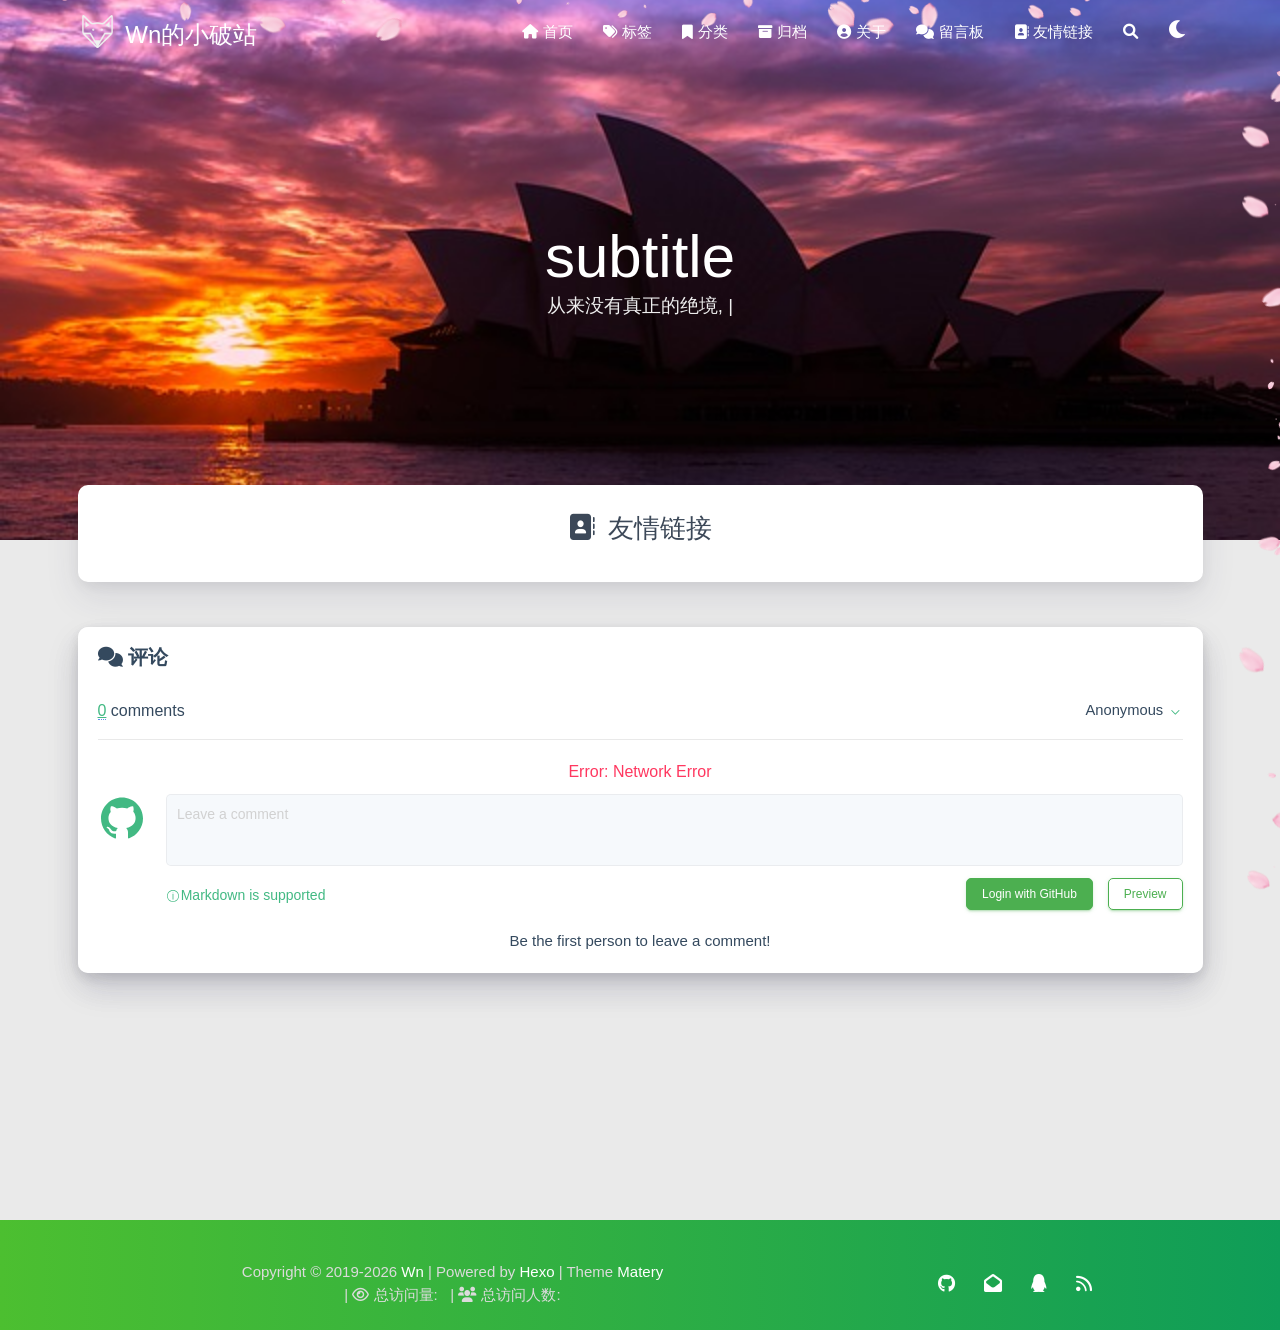
<file: friends/index.html>
<!DOCTYPE HTML>
<html lang="zh-CN">


<head>
    <meta charset="utf-8">
    <meta name="keywords" content="friends, Wn的小破站">
    <meta name="description" content="不忘其所始，不求其所终">
    <meta http-equiv="X-UA-Compatible" content="IE=edge">
    <meta name="viewport" content="width=device-width, initial-scale=1.0, user-scalable=no">
    <meta name="renderer" content="webkit|ie-stand|ie-comp">
    <meta name="mobile-web-app-capable" content="yes">
    <meta name="format-detection" content="telephone=no">
    <meta name="apple-mobile-web-app-capable" content="yes">
    <meta name="apple-mobile-web-app-status-bar-style" content="black-translucent">
    <meta name="referrer" content="no-referrer-when-downgrade">
    <!-- Global site tag (gtag.js) - Google Analytics -->


    <title>friends | Wn的小破站</title>
    <link rel="icon" type="image/png" href="/favicon.png">
    


    <!-- bg-cover style     -->



<link rel="stylesheet" type="text/css" href="/libs/awesome/css/all.min.css">
<link rel="stylesheet" type="text/css" href="/libs/materialize/materialize.min.css">
<link rel="stylesheet" type="text/css" href="/libs/aos/aos.css">
<link rel="stylesheet" type="text/css" href="/libs/animate/animate.min.css">
<link rel="stylesheet" type="text/css" href="/libs/lightGallery/css/lightgallery.min.css">
<link rel="stylesheet" type="text/css" href="/css/matery.css">
<link rel="stylesheet" type="text/css" href="/css/my.css">
<link rel="stylesheet" type="text/css" href="/css/dark.css" media="none" onload="if(media!='all')media='all'">




    <link rel="stylesheet" href="/libs/tocbot/tocbot.css">
    <link rel="stylesheet" href="/css/post.css">




    



    <script src="/libs/jquery/jquery-3.6.0.min.js"></script>

<meta name="generator" content="Hexo 7.3.0"><link rel="alternate" href="/atom.xml" title="Wn的小破站" type="application/atom+xml">
<link rel="stylesheet" href="/css/prism.css" type="text/css">
<link rel="stylesheet" href="/css/prism-line-numbers.css" type="text/css"></head>


<body>
    <header class="navbar-fixed">
    <nav id="headNav" class="bg-color nav-transparent">
        <div id="navContainer" class="nav-wrapper container">
            <div class="brand-logo">
                <a href="/" class="waves-effect waves-light">
                    
                    <img src="/medias/logo.png" class="logo-img" alt="LOGO">
                    
                    <span class="logo-span">Wn的小破站</span>
                </a>
            </div>
            

<a href="#" data-target="mobile-nav" class="sidenav-trigger button-collapse"><i class="fas fa-bars"></i></a>
<ul class="right nav-menu">
  
  <li class="hide-on-med-and-down nav-item">
    
    <a href="/" class="waves-effect waves-light">
      
      <i class="fas fa-home" style="zoom: 0.6;"></i>
      
      <span>首页</span>
    </a>
    
  </li>
  
  <li class="hide-on-med-and-down nav-item">
    
    <a href="/tags" class="waves-effect waves-light">
      
      <i class="fas fa-tags" style="zoom: 0.6;"></i>
      
      <span>标签</span>
    </a>
    
  </li>
  
  <li class="hide-on-med-and-down nav-item">
    
    <a href="/categories" class="waves-effect waves-light">
      
      <i class="fas fa-bookmark" style="zoom: 0.6;"></i>
      
      <span>分类</span>
    </a>
    
  </li>
  
  <li class="hide-on-med-and-down nav-item">
    
    <a href="/archives" class="waves-effect waves-light">
      
      <i class="fas fa-archive" style="zoom: 0.6;"></i>
      
      <span>归档</span>
    </a>
    
  </li>
  
  <li class="hide-on-med-and-down nav-item">
    
    <a href="/about" class="waves-effect waves-light">
      
      <i class="fas fa-user-circle" style="zoom: 0.6;"></i>
      
      <span>关于</span>
    </a>
    
  </li>
  
  <li class="hide-on-med-and-down nav-item">
    
    <a href="/contact" class="waves-effect waves-light">
      
      <i class="fas fa-comments" style="zoom: 0.6;"></i>
      
      <span>留言板</span>
    </a>
    
  </li>
  
  <li class="hide-on-med-and-down nav-item">
    
    <a href="/friends" class="waves-effect waves-light">
      
      <i class="fas fa-address-book" style="zoom: 0.6;"></i>
      
      <span>友情链接</span>
    </a>
    
  </li>
  
  <li>
    <a href="#searchModal" class="modal-trigger waves-effect waves-light">
      <i id="searchIcon" class="fas fa-search" title="搜索" style="zoom: 0.85;"></i>
    </a>
  </li>
  <li>
    <a href="javascript:;" class="waves-effect waves-light" onclick="switchNightMode()" title="深色/浅色模式" >
      <i id="sum-moon-icon" class="fas fa-sun" style="zoom: 0.85;"></i>
    </a>
  </li>
</ul>


<div id="mobile-nav" class="side-nav sidenav">

    <div class="mobile-head bg-color">
        
        <img src="/medias/logo.png" class="logo-img circle responsive-img">
        
        <div class="logo-name">Wn的小破站</div>
        <div class="logo-desc">
            
            不忘其所始，不求其所终
            
        </div>
    </div>

    <ul class="menu-list mobile-menu-list">
        
        <li class="m-nav-item">
	  
		<a href="/" class="waves-effect waves-light">
			
			    <i class="fa-fw fas fa-home"></i>
			
			首页
		</a>
          
        </li>
        
        <li class="m-nav-item">
	  
		<a href="/tags" class="waves-effect waves-light">
			
			    <i class="fa-fw fas fa-tags"></i>
			
			标签
		</a>
          
        </li>
        
        <li class="m-nav-item">
	  
		<a href="/categories" class="waves-effect waves-light">
			
			    <i class="fa-fw fas fa-bookmark"></i>
			
			分类
		</a>
          
        </li>
        
        <li class="m-nav-item">
	  
		<a href="/archives" class="waves-effect waves-light">
			
			    <i class="fa-fw fas fa-archive"></i>
			
			归档
		</a>
          
        </li>
        
        <li class="m-nav-item">
	  
		<a href="/about" class="waves-effect waves-light">
			
			    <i class="fa-fw fas fa-user-circle"></i>
			
			关于
		</a>
          
        </li>
        
        <li class="m-nav-item">
	  
		<a href="/contact" class="waves-effect waves-light">
			
			    <i class="fa-fw fas fa-comments"></i>
			
			留言板
		</a>
          
        </li>
        
        <li class="m-nav-item">
	  
		<a href="/friends" class="waves-effect waves-light">
			
			    <i class="fa-fw fas fa-address-book"></i>
			
			友情链接
		</a>
          
        </li>
        
        
        <li><div class="divider"></div></li>
        <li>
            <a href="https://github.com/blinkfox/hexo-theme-matery" class="waves-effect waves-light" target="_blank">
                <i class="fab fa-github-square fa-fw"></i>Fork Me
            </a>
        </li>
        
    </ul>
</div>


        </div>

        
            <style>
    .nav-transparent .github-corner {
        display: none !important;
    }

    .github-corner {
        position: absolute;
        z-index: 10;
        top: 0;
        right: 0;
        border: 0;
        transform: scale(1.1);
    }

    .github-corner svg {
        color: #0f9d58;
        fill: #fff;
        height: 64px;
        width: 64px;
    }

    .github-corner:hover .octo-arm {
        animation: a 0.56s ease-in-out;
    }

    .github-corner .octo-arm {
        animation: none;
    }

    @keyframes a {
        0%,
        to {
            transform: rotate(0);
        }
        20%,
        60% {
            transform: rotate(-25deg);
        }
        40%,
        80% {
            transform: rotate(10deg);
        }
    }
</style>

<a href="https://github.com/blinkfox/hexo-theme-matery" class="github-corner tooltipped hide-on-med-and-down" target="_blank"
   data-tooltip="Fork Me" data-position="left" data-delay="50">
    <svg viewBox="0 0 250 250" aria-hidden="true">
        <path d="M0,0 L115,115 L130,115 L142,142 L250,250 L250,0 Z"></path>
        <path d="M128.3,109.0 C113.8,99.7 119.0,89.6 119.0,89.6 C122.0,82.7 120.5,78.6 120.5,78.6 C119.2,72.0 123.4,76.3 123.4,76.3 C127.3,80.9 125.5,87.3 125.5,87.3 C122.9,97.6 130.6,101.9 134.4,103.2"
              fill="currentColor" style="transform-origin: 130px 106px;" class="octo-arm"></path>
        <path d="M115.0,115.0 C114.9,115.1 118.7,116.5 119.8,115.4 L133.7,101.6 C136.9,99.2 139.9,98.4 142.2,98.6 C133.8,88.0 127.5,74.4 143.8,58.0 C148.5,53.4 154.0,51.2 159.7,51.0 C160.3,49.4 163.2,43.6 171.4,40.1 C171.4,40.1 176.1,42.5 178.8,56.2 C183.1,58.6 187.2,61.8 190.9,65.4 C194.5,69.0 197.7,73.2 200.1,77.6 C213.8,80.2 216.3,84.9 216.3,84.9 C212.7,93.1 206.9,96.0 205.4,96.6 C205.1,102.4 203.0,107.8 198.3,112.5 C181.9,128.9 168.3,122.5 157.7,114.1 C157.9,116.9 156.7,120.9 152.7,124.9 L141.0,136.5 C139.8,137.7 141.6,141.9 141.8,141.8 Z"
              fill="currentColor" class="octo-body"></path>
    </svg>
</a>
        
    </nav>

</header>

    <div class="bg-cover pd-header about-cover">
    <div class="container">
    <div class="row">
    <div class="col s10 offset-s1 m8 offset-m2 l8 offset-l2">
        <div class="brand">
            <div class="title center-align">
                
                    subtitle
                
            </div>

            <div class="description center-align">
                
                <span id="subtitle"></span>
                <script src="/libs/typed/typed.js"></script>
                <script>
                    var typed = new Typed("#subtitle", {
                        strings: [ 
                            
                                "从来没有真正的绝境, 只有心灵的迷途",
                            
                                "Never really desperate, only the lost of the soul",
                            
                        ],
                        startDelay: 300,
                        typeSpeed: 100,
                        loop: true,
                        backSpeed: 50,
                        showCursor: true
                    });
                </script>
                
            </div>
        </div>
    </div>
</div>


<script>
    // 每天切换 banner 图.  Switch banner image every day.
    var bannerUrl = "/medias/banner/" + new Date().getDay() + '.jpg';
    $('.bg-cover').css('background-image', 'url(' + bannerUrl + ')');
</script>
<script>
    
      var bannerUrl = "/medias/featureimages/" + Math.floor(Math.random() * 24) + '.jpg';
    
    $('.bg-cover.about-cover').css('background-image', 'url(' + bannerUrl + ')');

</script>


    </div>
</div>
<style>
    .friends-container {
        margin-top: -100px;
        margin-bottom: 30px;
    }

    .friends-container .tag-title {
        margin-bottom: 10px;
        color: #3C4858;
        font-size: 1.75rem;
        font-weight: 400;
    }

    .frind-ship img {
        border-radius: 50%;
    }

    /* 一下是按钮样式 */

    .frind-ship {
        padding: 10px 20px;
    }

    .frind-ship .title {
        display: flex;
        align-items: center;
    }

    .frind-ship .title div {
        color: #fff;
        padding-left: 10px;
    }

    .frind-ship .title img {
        width: 100px;
        height: 100px;
        flex-shrink: 0;
    }

    .frind-ship .title h1 {
        padding-bottom: 5px;
        border-bottom: 2px solid #fff;
        position: relative;
        top:-15px;
        left: 3px;
    }

    .friend-button {
        display: flex;
        justify-content: center;
        margin-bottom: -27px;
    }

    .friend-button a {
        border-radius: 40px;
    }

    .friend-all .tag-post {
        margin-bottom: 30px;
    }

    .button-caution {
        background-color: #FF4351;
        border-color: #FF4351;
        color: #FFF;
    }

    .button {
        font-weight: 300;
        font-size: 16px;
        font-family: "Helvetica Neue Light", "Helvetica Neue", Helvetica, Arial, "Lucida Grande", sans-serif;
        text-decoration: none;
        text-align: center;
        line-height: 40px;
        height: 40px;
        padding: 0 40px;
        margin: 0;
        display: inline-block;
        appearance: none;
        cursor: pointer;
        border: none;
        -webkit-box-sizing: border-box;
        -moz-box-sizing: border-box;
        box-sizing: border-box;
        -webkit-transition-property: all;
        transition-property: all;
        -webkit-transition-duration: .3s;
        transition-duration: .3s;
    }

    .title {
        margin-bottom: 0rem !important;
    }

    .card {
        margin: 3rem 0 1rem 0 !important;
    }

    .button-glow.button-caution {
        -webkit-animation-name: glowing-caution;
        animation-name: glowing-caution;
    }

    @-webkit-keyframes glowing-caution {
        from {
            -webkit-box-shadow: 0 0 0 rgba(255, 67, 81, 0.3);
            box-shadow: 0 0 0 rgba(255, 67, 81, 0.3);
        }

        50% {
            -webkit-box-shadow: 0 0 20px rgba(255, 67, 81, 0.8);
            box-shadow: 0 0 20px rgba(255, 67, 81, 0.8);
        }

        to {
            -webkit-box-shadow: 0 0 0 rgba(255, 67, 81, 0.3);
            box-shadow: 0 0 0 rgba(255, 67, 81, 0.3);
        }
    }

    @keyframes glowing-caution {
        from {
            -webkit-box-shadow: 0 0 0 rgba(255, 67, 81, 0.3);
            box-shadow: 0 0 0 rgba(255, 67, 81, 0.3);
        }

        50% {
            -webkit-box-shadow: 0 0 20px rgba(255, 67, 81, 0.8);
            box-shadow: 0 0 20px rgba(255, 67, 81, 0.8);
        }

        to {
            -webkit-box-shadow: 0 0 0 rgba(255, 67, 81, 0.3);
            box-shadow: 0 0 0 rgba(255, 67, 81, 0.3);
        }
    }

    .button-caution:hover {
        background-color: #ff7680;
        border-color: #ff7680;
        color: #FFF;
        text-decoration: none;
    }

    .frind-card1 {
        background-image: linear-gradient(to right, #4facfe 0%, #00f2fe 100%);
    }

    .frind-card2 {
        background-image: linear-gradient(135deg, #667eea 0%, #764ba2 100%);
    }

    .frind-card3 {
        background-image: linear-gradient(to right, #b8cbb8 0%, #b8cbb8 0%, #b465da 0%, #cf6cc9 33%, #ee609c 66%, #ee609c 100%);
    }

    .frind-card4 {
        background-image: linear-gradient(to right, #6a11cb 0%, #2575fc 100%);
    }

    .frind-card5 {
        background-image: linear-gradient(to top, #c471f5 0%, #fa71cd 100%);
    }

    .frind-card6 {
        background-image: linear-gradient(to top, #48c6ef 0%, #6f86d6 100%);
    }

    .frind-card7 {
        background-image: linear-gradient(to top, #0ba360 0%, #3cba92 100%);
    }

    .frind-card8 {
        background-image: linear-gradient(to top, #0c3483 0%, #a2b6df 100%, #6b8cce 100%, #a2b6df 100%);
    }

    .frind-card9 {
        background-image: linear-gradient(to right, #ff758c 0%, #ff7eb3 100%);
    }

    .frind-card10 {
        background-image: linear-gradient(to top, #f77062 0%, #fe5196 100%);
    }

    article .card {
        overflow: visible !important;
    }
</style>

<main class="content">
    <div class="container friends-container">
        <div class="card">
            <div class="card-content">
                <div class="tag-title center-align">
                    <i class="fas fa-address-book"></i>&nbsp;&nbsp;友情链接
                </div>
                <article id="friends-link">
                    
                </article>
            </div>
        </div>

        

        <div class="card">

            
            <link rel="stylesheet" href="/libs/gitalk/gitalk.css">
<link rel="stylesheet" href="/css/my-gitalk.css">

<div class="card gitalk-card" data-aos="fade-up">
    <div class="comment_headling" style="font-size: 20px; font-weight: 700; position: relative; padding-left: 20px; top: 15px; padding-bottom: 5px;">
        <i class="fas fa-comments fa-fw" aria-hidden="true"></i>
        <span>评论</span>
    </div>
    <div id="gitalk-container" class="card-content"></div>
</div>

<script src="/libs/gitalk/gitalk.min.js"></script>
<script>
    let gitalk = new Gitalk({
        clientID: '',
        clientSecret: '',
        repo: '',
        owner: '',
        admin: null,
        id: '2026-04-17T00-00-00',
        distractionFreeMode: false  // Facebook-like distraction free mode
    });

    gitalk.render('gitalk-container');
</script>

            

            

            

            

            

            

            

        </div>
    </div>
</main>

<script>
    $(function () {
        $('#friends-link').masonry({
            itemSelector: '.friend-div'
        });
    });
</script>


    <footer class="page-footer bg-color">
    
        <link rel="stylesheet" href="/libs/aplayer/APlayer.min.css">
<style>
    .aplayer .aplayer-lrc p {
        
        display: none;
        
        font-size: 12px;
        font-weight: 700;
        line-height: 16px !important;
    }

    .aplayer .aplayer-lrc p.aplayer-lrc-current {
        
        display: none;
        
        font-size: 15px;
        color: #42b983;
    }

    
    .aplayer.aplayer-fixed.aplayer-narrow .aplayer-body {
        left: -66px !important;
    }

    .aplayer.aplayer-fixed.aplayer-narrow .aplayer-body:hover {
        left: 0px !important;
    }

    
</style>
<div class="">
    
    <div class="row">
        <meting-js class="col l8 offset-l2 m10 offset-m1 s12"
                   server="netease"
                   type="playlist"
                   id="503838841"
                   fixed='true'
                   autoplay='false'
                   theme='#42b983'
                   loop='all'
                   order='random'
                   preload='auto'
                   volume='0.7'
                   list-folded='true'
        >
        </meting-js>
    </div>
</div>

<script src="/libs/aplayer/APlayer.min.js"></script>
<script src="/libs/aplayer/Meting.min.js"></script>

    

    <div class="container row center-align"
         style="margin-bottom: 0px !important;">
        <div class="col s12 m8 l8 copy-right">
            Copyright&nbsp;&copy;
            
                <span id="year">2019-2026</span>
            
            <a href="/about" target="_blank">Wn</a>
            |&nbsp;Powered by&nbsp;<a href="https://hexo.io/" target="_blank">Hexo</a>
            |&nbsp;Theme&nbsp;<a href="https://github.com/blinkfox/hexo-theme-matery" target="_blank">Matery</a>
            
            <br>
            
            
            
                
            
            
                <span id="busuanzi_container_site_pv">
                &nbsp;|&nbsp;<i class="far fa-eye"></i>&nbsp;总访问量:&nbsp;
                    <span id="busuanzi_value_site_pv" class="white-color"></span>
            </span>
            
            
                <span id="busuanzi_container_site_uv">
                &nbsp;|&nbsp;<i class="fas fa-users"></i>&nbsp;总访问人数:&nbsp;
                    <span id="busuanzi_value_site_uv" class="white-color"></span>
            </span>
            
            <br>

            <!-- 运行天数提醒. -->
            
            <br>
            
        </div>
        <div class="col s12 m4 l4 social-link social-statis">
    <a href="https://github.com/wei041025" class="tooltipped" target="_blank" data-tooltip="访问我的GitHub" data-position="top" data-delay="50">
        <i class="fab fa-github"></i>
    </a>



    <a href="mailto:3117782672@qq.com" class="tooltipped" target="_blank" data-tooltip="邮件联系我" data-position="top" data-delay="50">
        <i class="fas fa-envelope-open"></i>
    </a>







    <a href="tencent://AddContact/?fromId=50&fromSubId=1&subcmd=all&uin=3117782672" class="tooltipped" target="_blank" data-tooltip="QQ联系我: 3117782672" data-position="top" data-delay="50">
        <i class="fab fa-qq"></i>
    </a>







    <a href="/atom.xml" class="tooltipped" target="_blank" data-tooltip="RSS 订阅" data-position="top" data-delay="50">
        <i class="fas fa-rss"></i>
    </a>

</div>
    </div>
</footer>

<div class="progress-bar"></div>


    <!-- 搜索遮罩框 -->
<div id="searchModal" class="modal">
    <div class="modal-content">
        <div class="search-header">
            <span class="title"><i class="fas fa-search"></i>&nbsp;&nbsp;搜索</span>
            <input type="search" id="searchInput" name="s" placeholder="请输入搜索的关键字"
                   class="search-input">
        </div>
        <div id="searchResult"></div>
    </div>
</div>

<script type="text/javascript">
$(function () {
    var searchFunc = function (path, search_id, content_id) {
        'use strict';
        $.ajax({
            url: path,
            dataType: "xml",
            success: function (xmlResponse) {
                // get the contents from search data
                var datas = $("entry", xmlResponse).map(function () {
                    return {
                        title: $("title", this).text(),
                        content: $("content", this).text(),
                        url: $("url", this).text()
                    };
                }).get();
                var $input = document.getElementById(search_id);
                var $resultContent = document.getElementById(content_id);
                $input.addEventListener('input', function () {
                    var str = '<ul class=\"search-result-list\">';
                    var keywords = this.value.trim().toLowerCase().split(/[\s\-]+/);
                    $resultContent.innerHTML = "";
                    if (this.value.trim().length <= 0) {
                        return;
                    }
                    // perform local searching
                    datas.forEach(function (data) {
                        var isMatch = true;
                        var data_title = data.title.trim().toLowerCase();
                        var data_content = data.content.trim().replace(/<[^>]+>/g, "").toLowerCase();
                        var data_url = data.url;
                        data_url = data_url.indexOf('/') === 0 ? data.url : '/' + data_url;
                        var index_title = -1;
                        var index_content = -1;
                        var first_occur = -1;
                        // only match artiles with not empty titles and contents
                        if (data_title !== '' && data_content !== '') {
                            keywords.forEach(function (keyword, i) {
                                index_title = data_title.indexOf(keyword);
                                index_content = data_content.indexOf(keyword);
                                if (index_title < 0 && index_content < 0) {
                                    isMatch = false;
                                } else {
                                    if (index_content < 0) {
                                        index_content = 0;
                                    }
                                    if (i === 0) {
                                        first_occur = index_content;
                                    }
                                }
                            });
                        }
                        // show search results
                        if (isMatch) {
                            str += "<li><a href='" + data_url + "' class='search-result-title'>" + data_title + "</a>";
                            var content = data.content.trim().replace(/<[^>]+>/g, "");
                            if (first_occur >= 0) {
                                // cut out 100 characters
                                var start = first_occur - 20;
                                var end = first_occur + 80;
                                if (start < 0) {
                                    start = 0;
                                }
                                if (start === 0) {
                                    end = 100;
                                }
                                if (end > content.length) {
                                    end = content.length;
                                }
                                var match_content = content.substr(start, end);
                                // highlight all keywords
                                keywords.forEach(function (keyword) {
                                    var regS = new RegExp(keyword, "gi");
                                    match_content = match_content.replace(regS, "<em class=\"search-keyword\">" + keyword + "</em>");
                                });

                                str += "<p class=\"search-result\">" + match_content + "...</p>"
                            }
                            str += "</li>";
                        }
                    });
                    str += "</ul>";
                    $resultContent.innerHTML = str;
                });
            }
        });
    };

    searchFunc('/search.xml', 'searchInput', 'searchResult');
});
</script>

    <!-- 白天和黑夜主题 -->
<div class="stars-con">
    <div id="stars"></div>
    <div id="stars2"></div>
    <div id="stars3"></div>  
</div>

<script>
    function switchNightMode() {
        $('<div class="Cuteen_DarkSky"><div class="Cuteen_DarkPlanet"></div></div>').appendTo($('body')),
        setTimeout(function () {
            $('body').hasClass('DarkMode') 
            ? ($('body').removeClass('DarkMode'), localStorage.setItem('isDark', '0'), $('#sum-moon-icon').removeClass("fa-sun").addClass('fa-moon')) 
            : ($('body').addClass('DarkMode'), localStorage.setItem('isDark', '1'), $('#sum-moon-icon').addClass("fa-sun").removeClass('fa-moon')),
            
            setTimeout(function () {
            $('.Cuteen_DarkSky').fadeOut(1e3, function () {
                $(this).remove()
            })
            }, 2e3)
        })
    }
</script>

    <!-- 回到顶部按钮 -->
<div id="backTop" class="top-scroll">
    <a class="btn-floating btn-large waves-effect waves-light" href="#!">
        <i class="fas fa-arrow-up"></i>
    </a>
</div>


    <script src="/libs/materialize/materialize.min.js"></script>
    <script src="/libs/masonry/masonry.pkgd.min.js"></script>
    <script src="/libs/aos/aos.js"></script>
    <script src="/libs/scrollprogress/scrollProgress.min.js"></script>
    <script src="/libs/lightGallery/js/lightgallery-all.min.js"></script>
    <script src="/js/matery.js"></script>

    

    
    
    
        
        <script type="text/javascript">
            // 只在桌面版网页启用特效
            var windowWidth = $(window).width();
            if (windowWidth > 768) {
                document.write('<script type="text/javascript" src="/libs/others/sakura.js"><\/script>');
            }
        </script>
    

    <!-- 雪花特效 -->
    

    <!-- 鼠标星星特效 -->
    

     
        <script src="https://ssl.captcha.qq.com/TCaptcha.js"></script>
        <script src="/libs/others/TencentCaptcha.js"></script>
        <button id="TencentCaptcha" data-appid="xxxxxxxxxx" data-cbfn="callback" type="button" hidden></button>
    

    <!-- Baidu Analytics -->

    <!-- Baidu Push -->

<script>
    (function () {
        var bp = document.createElement('script');
        var curProtocol = window.location.protocol.split(':')[0];
        if (curProtocol === 'https') {
            bp.src = 'https://zz.bdstatic.com/linksubmit/push.js';
        } else {
            bp.src = 'http://push.zhanzhang.baidu.com/push.js';
        }
        var s = document.getElementsByTagName("script")[0];
        s.parentNode.insertBefore(bp, s);
    })();
</script>

    
    <script src="/libs/others/clicklove.js" async="async"></script>
    
    
    <script async src="/libs/others/busuanzi.pure.mini.js"></script>
    

    

    

    <!--腾讯兔小巢-->
    
    

    

    

    
    <script src="/libs/instantpage/instantpage.js" type="module"></script>
    

</body>

</html>
</file>
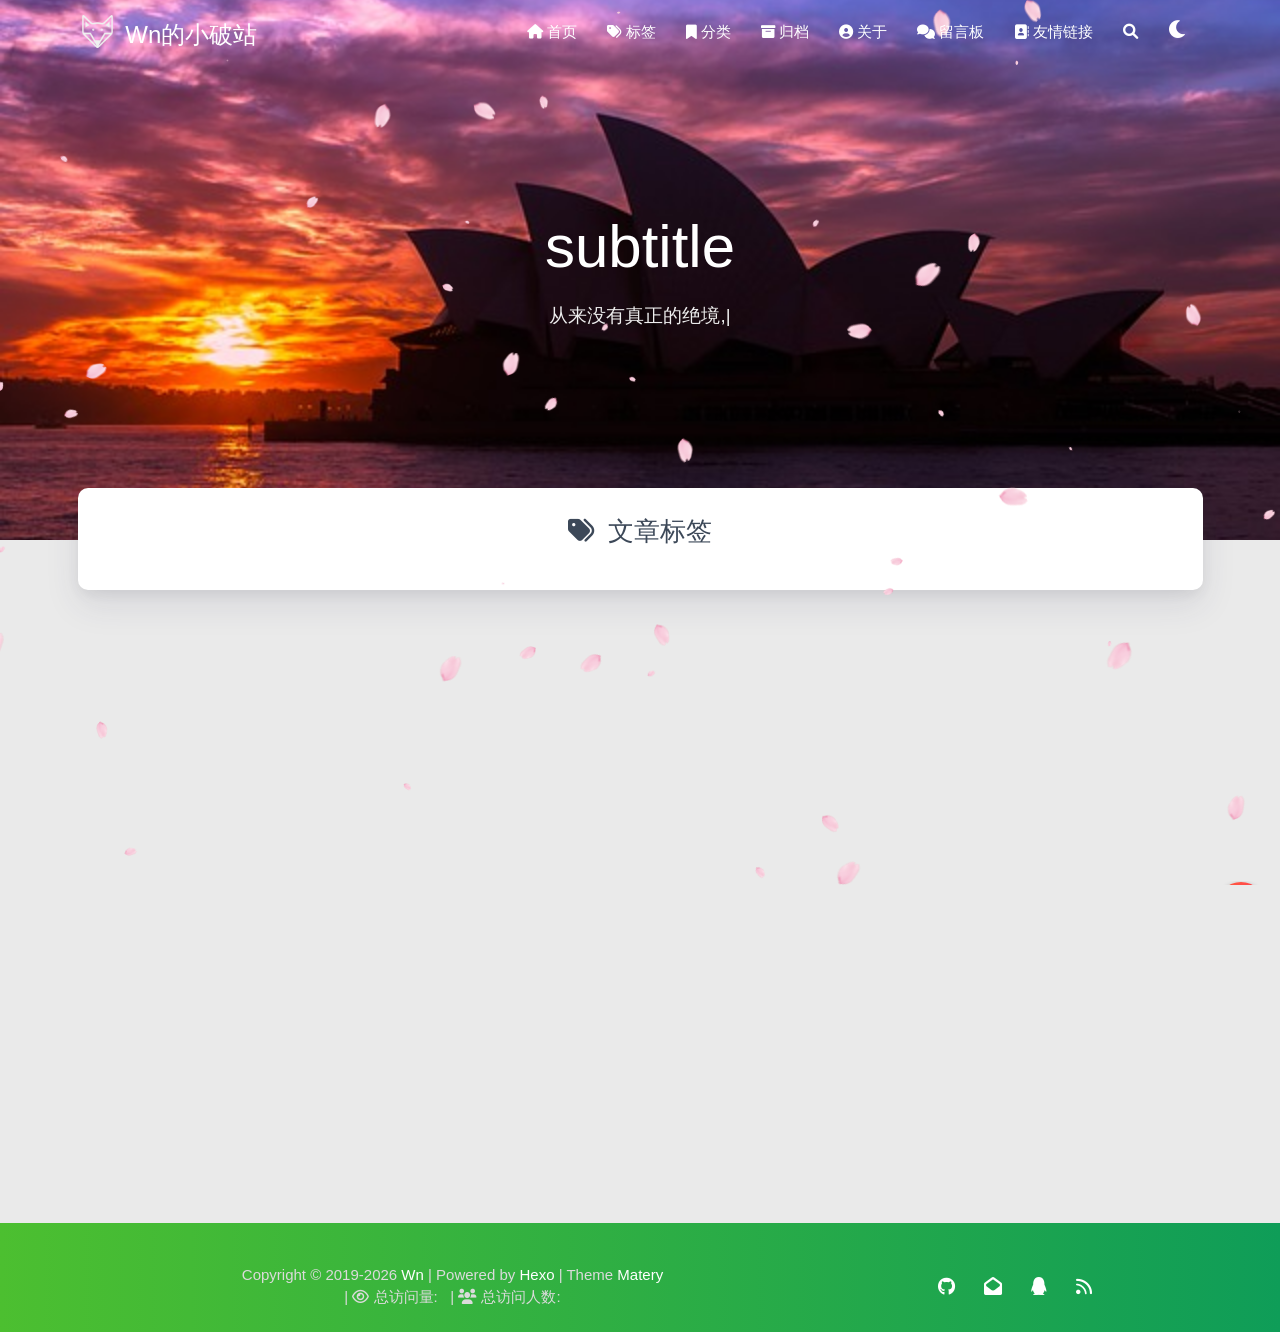
<file: tags/index.html>
<!DOCTYPE HTML>
<html lang="zh-CN">


<head>
    <meta charset="utf-8">
    <meta name="keywords" content="标签, Wn的小破站">
    <meta name="description" content="不忘其所始，不求其所终">
    <meta http-equiv="X-UA-Compatible" content="IE=edge">
    <meta name="viewport" content="width=device-width, initial-scale=1.0, user-scalable=no">
    <meta name="renderer" content="webkit|ie-stand|ie-comp">
    <meta name="mobile-web-app-capable" content="yes">
    <meta name="format-detection" content="telephone=no">
    <meta name="apple-mobile-web-app-capable" content="yes">
    <meta name="apple-mobile-web-app-status-bar-style" content="black-translucent">
    <meta name="referrer" content="no-referrer-when-downgrade">
    <!-- Global site tag (gtag.js) - Google Analytics -->


    <title>标签 | Wn的小破站</title>
    <link rel="icon" type="image/png" href="/favicon.png">
    


    <!-- bg-cover style     -->



<link rel="stylesheet" type="text/css" href="/libs/awesome/css/all.min.css">
<link rel="stylesheet" type="text/css" href="/libs/materialize/materialize.min.css">
<link rel="stylesheet" type="text/css" href="/libs/aos/aos.css">
<link rel="stylesheet" type="text/css" href="/libs/animate/animate.min.css">
<link rel="stylesheet" type="text/css" href="/libs/lightGallery/css/lightgallery.min.css">
<link rel="stylesheet" type="text/css" href="/css/matery.css">
<link rel="stylesheet" type="text/css" href="/css/my.css">
<link rel="stylesheet" type="text/css" href="/css/dark.css" media="none" onload="if(media!='all')media='all'">




    <link rel="stylesheet" href="/libs/tocbot/tocbot.css">
    <link rel="stylesheet" href="/css/post.css">




    



    <script src="/libs/jquery/jquery-3.6.0.min.js"></script>

<meta name="generator" content="Hexo 7.3.0"><link rel="alternate" href="/atom.xml" title="Wn的小破站" type="application/atom+xml">
<link rel="stylesheet" href="/css/prism.css" type="text/css">
<link rel="stylesheet" href="/css/prism-line-numbers.css" type="text/css"></head>


<body>
    <header class="navbar-fixed">
    <nav id="headNav" class="bg-color nav-transparent">
        <div id="navContainer" class="nav-wrapper container">
            <div class="brand-logo">
                <a href="/" class="waves-effect waves-light">
                    
                    <img src="/medias/logo.png" class="logo-img" alt="LOGO">
                    
                    <span class="logo-span">Wn的小破站</span>
                </a>
            </div>
            

<a href="#" data-target="mobile-nav" class="sidenav-trigger button-collapse"><i class="fas fa-bars"></i></a>
<ul class="right nav-menu">
  
  <li class="hide-on-med-and-down nav-item">
    
    <a href="/" class="waves-effect waves-light">
      
      <i class="fas fa-home" style="zoom: 0.6;"></i>
      
      <span>首页</span>
    </a>
    
  </li>
  
  <li class="hide-on-med-and-down nav-item">
    
    <a href="/tags" class="waves-effect waves-light">
      
      <i class="fas fa-tags" style="zoom: 0.6;"></i>
      
      <span>标签</span>
    </a>
    
  </li>
  
  <li class="hide-on-med-and-down nav-item">
    
    <a href="/categories" class="waves-effect waves-light">
      
      <i class="fas fa-bookmark" style="zoom: 0.6;"></i>
      
      <span>分类</span>
    </a>
    
  </li>
  
  <li class="hide-on-med-and-down nav-item">
    
    <a href="/archives" class="waves-effect waves-light">
      
      <i class="fas fa-archive" style="zoom: 0.6;"></i>
      
      <span>归档</span>
    </a>
    
  </li>
  
  <li class="hide-on-med-and-down nav-item">
    
    <a href="/about" class="waves-effect waves-light">
      
      <i class="fas fa-user-circle" style="zoom: 0.6;"></i>
      
      <span>关于</span>
    </a>
    
  </li>
  
  <li class="hide-on-med-and-down nav-item">
    
    <a href="/contact" class="waves-effect waves-light">
      
      <i class="fas fa-comments" style="zoom: 0.6;"></i>
      
      <span>留言板</span>
    </a>
    
  </li>
  
  <li class="hide-on-med-and-down nav-item">
    
    <a href="/friends" class="waves-effect waves-light">
      
      <i class="fas fa-address-book" style="zoom: 0.6;"></i>
      
      <span>友情链接</span>
    </a>
    
  </li>
  
  <li>
    <a href="#searchModal" class="modal-trigger waves-effect waves-light">
      <i id="searchIcon" class="fas fa-search" title="搜索" style="zoom: 0.85;"></i>
    </a>
  </li>
  <li>
    <a href="javascript:;" class="waves-effect waves-light" onclick="switchNightMode()" title="深色/浅色模式" >
      <i id="sum-moon-icon" class="fas fa-sun" style="zoom: 0.85;"></i>
    </a>
  </li>
</ul>


<div id="mobile-nav" class="side-nav sidenav">

    <div class="mobile-head bg-color">
        
        <img src="/medias/logo.png" class="logo-img circle responsive-img">
        
        <div class="logo-name">Wn的小破站</div>
        <div class="logo-desc">
            
            不忘其所始，不求其所终
            
        </div>
    </div>

    <ul class="menu-list mobile-menu-list">
        
        <li class="m-nav-item">
	  
		<a href="/" class="waves-effect waves-light">
			
			    <i class="fa-fw fas fa-home"></i>
			
			首页
		</a>
          
        </li>
        
        <li class="m-nav-item">
	  
		<a href="/tags" class="waves-effect waves-light">
			
			    <i class="fa-fw fas fa-tags"></i>
			
			标签
		</a>
          
        </li>
        
        <li class="m-nav-item">
	  
		<a href="/categories" class="waves-effect waves-light">
			
			    <i class="fa-fw fas fa-bookmark"></i>
			
			分类
		</a>
          
        </li>
        
        <li class="m-nav-item">
	  
		<a href="/archives" class="waves-effect waves-light">
			
			    <i class="fa-fw fas fa-archive"></i>
			
			归档
		</a>
          
        </li>
        
        <li class="m-nav-item">
	  
		<a href="/about" class="waves-effect waves-light">
			
			    <i class="fa-fw fas fa-user-circle"></i>
			
			关于
		</a>
          
        </li>
        
        <li class="m-nav-item">
	  
		<a href="/contact" class="waves-effect waves-light">
			
			    <i class="fa-fw fas fa-comments"></i>
			
			留言板
		</a>
          
        </li>
        
        <li class="m-nav-item">
	  
		<a href="/friends" class="waves-effect waves-light">
			
			    <i class="fa-fw fas fa-address-book"></i>
			
			友情链接
		</a>
          
        </li>
        
        
        <li><div class="divider"></div></li>
        <li>
            <a href="https://github.com/blinkfox/hexo-theme-matery" class="waves-effect waves-light" target="_blank">
                <i class="fab fa-github-square fa-fw"></i>Fork Me
            </a>
        </li>
        
    </ul>
</div>


        </div>

        
            <style>
    .nav-transparent .github-corner {
        display: none !important;
    }

    .github-corner {
        position: absolute;
        z-index: 10;
        top: 0;
        right: 0;
        border: 0;
        transform: scale(1.1);
    }

    .github-corner svg {
        color: #0f9d58;
        fill: #fff;
        height: 64px;
        width: 64px;
    }

    .github-corner:hover .octo-arm {
        animation: a 0.56s ease-in-out;
    }

    .github-corner .octo-arm {
        animation: none;
    }

    @keyframes a {
        0%,
        to {
            transform: rotate(0);
        }
        20%,
        60% {
            transform: rotate(-25deg);
        }
        40%,
        80% {
            transform: rotate(10deg);
        }
    }
</style>

<a href="https://github.com/blinkfox/hexo-theme-matery" class="github-corner tooltipped hide-on-med-and-down" target="_blank"
   data-tooltip="Fork Me" data-position="left" data-delay="50">
    <svg viewBox="0 0 250 250" aria-hidden="true">
        <path d="M0,0 L115,115 L130,115 L142,142 L250,250 L250,0 Z"></path>
        <path d="M128.3,109.0 C113.8,99.7 119.0,89.6 119.0,89.6 C122.0,82.7 120.5,78.6 120.5,78.6 C119.2,72.0 123.4,76.3 123.4,76.3 C127.3,80.9 125.5,87.3 125.5,87.3 C122.9,97.6 130.6,101.9 134.4,103.2"
              fill="currentColor" style="transform-origin: 130px 106px;" class="octo-arm"></path>
        <path d="M115.0,115.0 C114.9,115.1 118.7,116.5 119.8,115.4 L133.7,101.6 C136.9,99.2 139.9,98.4 142.2,98.6 C133.8,88.0 127.5,74.4 143.8,58.0 C148.5,53.4 154.0,51.2 159.7,51.0 C160.3,49.4 163.2,43.6 171.4,40.1 C171.4,40.1 176.1,42.5 178.8,56.2 C183.1,58.6 187.2,61.8 190.9,65.4 C194.5,69.0 197.7,73.2 200.1,77.6 C213.8,80.2 216.3,84.9 216.3,84.9 C212.7,93.1 206.9,96.0 205.4,96.6 C205.1,102.4 203.0,107.8 198.3,112.5 C181.9,128.9 168.3,122.5 157.7,114.1 C157.9,116.9 156.7,120.9 152.7,124.9 L141.0,136.5 C139.8,137.7 141.6,141.9 141.8,141.8 Z"
              fill="currentColor" class="octo-body"></path>
    </svg>
</a>
        
    </nav>

</header>

    <div class="bg-cover pd-header about-cover">
    <div class="container">
    <div class="row">
    <div class="col s10 offset-s1 m8 offset-m2 l8 offset-l2">
        <div class="brand">
            <div class="title center-align">
                
                    subtitle
                
            </div>

            <div class="description center-align">
                
                <span id="subtitle"></span>
                <script src="/libs/typed/typed.js"></script>
                <script>
                    var typed = new Typed("#subtitle", {
                        strings: [ 
                            
                                "从来没有真正的绝境, 只有心灵的迷途",
                            
                                "Never really desperate, only the lost of the soul",
                            
                        ],
                        startDelay: 300,
                        typeSpeed: 100,
                        loop: true,
                        backSpeed: 50,
                        showCursor: true
                    });
                </script>
                
            </div>
        </div>
    </div>
</div>


<script>
    // 每天切换 banner 图.  Switch banner image every day.
    var bannerUrl = "/medias/banner/" + new Date().getDay() + '.jpg';
    $('.bg-cover').css('background-image', 'url(' + bannerUrl + ')');
</script>
<script>
    
      var bannerUrl = "/medias/featureimages/" + Math.floor(Math.random() * 24) + '.jpg';
    
    $('.bg-cover.about-cover').css('background-image', 'url(' + bannerUrl + ')');

</script>


    </div>
</div>

<main class="content">

    

<div id="tags" class="container chip-container">
    <div class="card">
        <div class="card-content">
            <div class="tag-title center-align">
                <i class="fas fa-tags"></i>&nbsp;&nbsp;文章标签
            </div>
            <div class="tag-chips">
                
            </div>
        </div>
    </div>
</div>

    

</main>


    <footer class="page-footer bg-color">
    
        <link rel="stylesheet" href="/libs/aplayer/APlayer.min.css">
<style>
    .aplayer .aplayer-lrc p {
        
        display: none;
        
        font-size: 12px;
        font-weight: 700;
        line-height: 16px !important;
    }

    .aplayer .aplayer-lrc p.aplayer-lrc-current {
        
        display: none;
        
        font-size: 15px;
        color: #42b983;
    }

    
    .aplayer.aplayer-fixed.aplayer-narrow .aplayer-body {
        left: -66px !important;
    }

    .aplayer.aplayer-fixed.aplayer-narrow .aplayer-body:hover {
        left: 0px !important;
    }

    
</style>
<div class="">
    
    <div class="row">
        <meting-js class="col l8 offset-l2 m10 offset-m1 s12"
                   server="netease"
                   type="playlist"
                   id="503838841"
                   fixed='true'
                   autoplay='false'
                   theme='#42b983'
                   loop='all'
                   order='random'
                   preload='auto'
                   volume='0.7'
                   list-folded='true'
        >
        </meting-js>
    </div>
</div>

<script src="/libs/aplayer/APlayer.min.js"></script>
<script src="/libs/aplayer/Meting.min.js"></script>

    

    <div class="container row center-align"
         style="margin-bottom: 0px !important;">
        <div class="col s12 m8 l8 copy-right">
            Copyright&nbsp;&copy;
            
                <span id="year">2019-2026</span>
            
            <a href="/about" target="_blank">Wn</a>
            |&nbsp;Powered by&nbsp;<a href="https://hexo.io/" target="_blank">Hexo</a>
            |&nbsp;Theme&nbsp;<a href="https://github.com/blinkfox/hexo-theme-matery" target="_blank">Matery</a>
            
            <br>
            
            
            
                
            
            
                <span id="busuanzi_container_site_pv">
                &nbsp;|&nbsp;<i class="far fa-eye"></i>&nbsp;总访问量:&nbsp;
                    <span id="busuanzi_value_site_pv" class="white-color"></span>
            </span>
            
            
                <span id="busuanzi_container_site_uv">
                &nbsp;|&nbsp;<i class="fas fa-users"></i>&nbsp;总访问人数:&nbsp;
                    <span id="busuanzi_value_site_uv" class="white-color"></span>
            </span>
            
            <br>

            <!-- 运行天数提醒. -->
            
            <br>
            
        </div>
        <div class="col s12 m4 l4 social-link social-statis">
    <a href="https://github.com/wei041025" class="tooltipped" target="_blank" data-tooltip="访问我的GitHub" data-position="top" data-delay="50">
        <i class="fab fa-github"></i>
    </a>



    <a href="mailto:3117782672@qq.com" class="tooltipped" target="_blank" data-tooltip="邮件联系我" data-position="top" data-delay="50">
        <i class="fas fa-envelope-open"></i>
    </a>







    <a href="tencent://AddContact/?fromId=50&fromSubId=1&subcmd=all&uin=3117782672" class="tooltipped" target="_blank" data-tooltip="QQ联系我: 3117782672" data-position="top" data-delay="50">
        <i class="fab fa-qq"></i>
    </a>







    <a href="/atom.xml" class="tooltipped" target="_blank" data-tooltip="RSS 订阅" data-position="top" data-delay="50">
        <i class="fas fa-rss"></i>
    </a>

</div>
    </div>
</footer>

<div class="progress-bar"></div>


    <!-- 搜索遮罩框 -->
<div id="searchModal" class="modal">
    <div class="modal-content">
        <div class="search-header">
            <span class="title"><i class="fas fa-search"></i>&nbsp;&nbsp;搜索</span>
            <input type="search" id="searchInput" name="s" placeholder="请输入搜索的关键字"
                   class="search-input">
        </div>
        <div id="searchResult"></div>
    </div>
</div>

<script type="text/javascript">
$(function () {
    var searchFunc = function (path, search_id, content_id) {
        'use strict';
        $.ajax({
            url: path,
            dataType: "xml",
            success: function (xmlResponse) {
                // get the contents from search data
                var datas = $("entry", xmlResponse).map(function () {
                    return {
                        title: $("title", this).text(),
                        content: $("content", this).text(),
                        url: $("url", this).text()
                    };
                }).get();
                var $input = document.getElementById(search_id);
                var $resultContent = document.getElementById(content_id);
                $input.addEventListener('input', function () {
                    var str = '<ul class=\"search-result-list\">';
                    var keywords = this.value.trim().toLowerCase().split(/[\s\-]+/);
                    $resultContent.innerHTML = "";
                    if (this.value.trim().length <= 0) {
                        return;
                    }
                    // perform local searching
                    datas.forEach(function (data) {
                        var isMatch = true;
                        var data_title = data.title.trim().toLowerCase();
                        var data_content = data.content.trim().replace(/<[^>]+>/g, "").toLowerCase();
                        var data_url = data.url;
                        data_url = data_url.indexOf('/') === 0 ? data.url : '/' + data_url;
                        var index_title = -1;
                        var index_content = -1;
                        var first_occur = -1;
                        // only match artiles with not empty titles and contents
                        if (data_title !== '' && data_content !== '') {
                            keywords.forEach(function (keyword, i) {
                                index_title = data_title.indexOf(keyword);
                                index_content = data_content.indexOf(keyword);
                                if (index_title < 0 && index_content < 0) {
                                    isMatch = false;
                                } else {
                                    if (index_content < 0) {
                                        index_content = 0;
                                    }
                                    if (i === 0) {
                                        first_occur = index_content;
                                    }
                                }
                            });
                        }
                        // show search results
                        if (isMatch) {
                            str += "<li><a href='" + data_url + "' class='search-result-title'>" + data_title + "</a>";
                            var content = data.content.trim().replace(/<[^>]+>/g, "");
                            if (first_occur >= 0) {
                                // cut out 100 characters
                                var start = first_occur - 20;
                                var end = first_occur + 80;
                                if (start < 0) {
                                    start = 0;
                                }
                                if (start === 0) {
                                    end = 100;
                                }
                                if (end > content.length) {
                                    end = content.length;
                                }
                                var match_content = content.substr(start, end);
                                // highlight all keywords
                                keywords.forEach(function (keyword) {
                                    var regS = new RegExp(keyword, "gi");
                                    match_content = match_content.replace(regS, "<em class=\"search-keyword\">" + keyword + "</em>");
                                });

                                str += "<p class=\"search-result\">" + match_content + "...</p>"
                            }
                            str += "</li>";
                        }
                    });
                    str += "</ul>";
                    $resultContent.innerHTML = str;
                });
            }
        });
    };

    searchFunc('/search.xml', 'searchInput', 'searchResult');
});
</script>

    <!-- 白天和黑夜主题 -->
<div class="stars-con">
    <div id="stars"></div>
    <div id="stars2"></div>
    <div id="stars3"></div>  
</div>

<script>
    function switchNightMode() {
        $('<div class="Cuteen_DarkSky"><div class="Cuteen_DarkPlanet"></div></div>').appendTo($('body')),
        setTimeout(function () {
            $('body').hasClass('DarkMode') 
            ? ($('body').removeClass('DarkMode'), localStorage.setItem('isDark', '0'), $('#sum-moon-icon').removeClass("fa-sun").addClass('fa-moon')) 
            : ($('body').addClass('DarkMode'), localStorage.setItem('isDark', '1'), $('#sum-moon-icon').addClass("fa-sun").removeClass('fa-moon')),
            
            setTimeout(function () {
            $('.Cuteen_DarkSky').fadeOut(1e3, function () {
                $(this).remove()
            })
            }, 2e3)
        })
    }
</script>

    <!-- 回到顶部按钮 -->
<div id="backTop" class="top-scroll">
    <a class="btn-floating btn-large waves-effect waves-light" href="#!">
        <i class="fas fa-arrow-up"></i>
    </a>
</div>


    <script src="/libs/materialize/materialize.min.js"></script>
    <script src="/libs/masonry/masonry.pkgd.min.js"></script>
    <script src="/libs/aos/aos.js"></script>
    <script src="/libs/scrollprogress/scrollProgress.min.js"></script>
    <script src="/libs/lightGallery/js/lightgallery-all.min.js"></script>
    <script src="/js/matery.js"></script>

    

    
    
    
        
        <script type="text/javascript">
            // 只在桌面版网页启用特效
            var windowWidth = $(window).width();
            if (windowWidth > 768) {
                document.write('<script type="text/javascript" src="/libs/others/sakura.js"><\/script>');
            }
        </script>
    

    <!-- 雪花特效 -->
    

    <!-- 鼠标星星特效 -->
    

     
        <script src="https://ssl.captcha.qq.com/TCaptcha.js"></script>
        <script src="/libs/others/TencentCaptcha.js"></script>
        <button id="TencentCaptcha" data-appid="xxxxxxxxxx" data-cbfn="callback" type="button" hidden></button>
    

    <!-- Baidu Analytics -->

    <!-- Baidu Push -->

<script>
    (function () {
        var bp = document.createElement('script');
        var curProtocol = window.location.protocol.split(':')[0];
        if (curProtocol === 'https') {
            bp.src = 'https://zz.bdstatic.com/linksubmit/push.js';
        } else {
            bp.src = 'http://push.zhanzhang.baidu.com/push.js';
        }
        var s = document.getElementsByTagName("script")[0];
        s.parentNode.insertBefore(bp, s);
    })();
</script>

    
    <script src="/libs/others/clicklove.js" async="async"></script>
    
    
    <script async src="/libs/others/busuanzi.pure.mini.js"></script>
    

    

    

    <!--腾讯兔小巢-->
    
    

    

    

    
    <script src="/libs/instantpage/instantpage.js" type="module"></script>
    

</body>

</html>
</file>
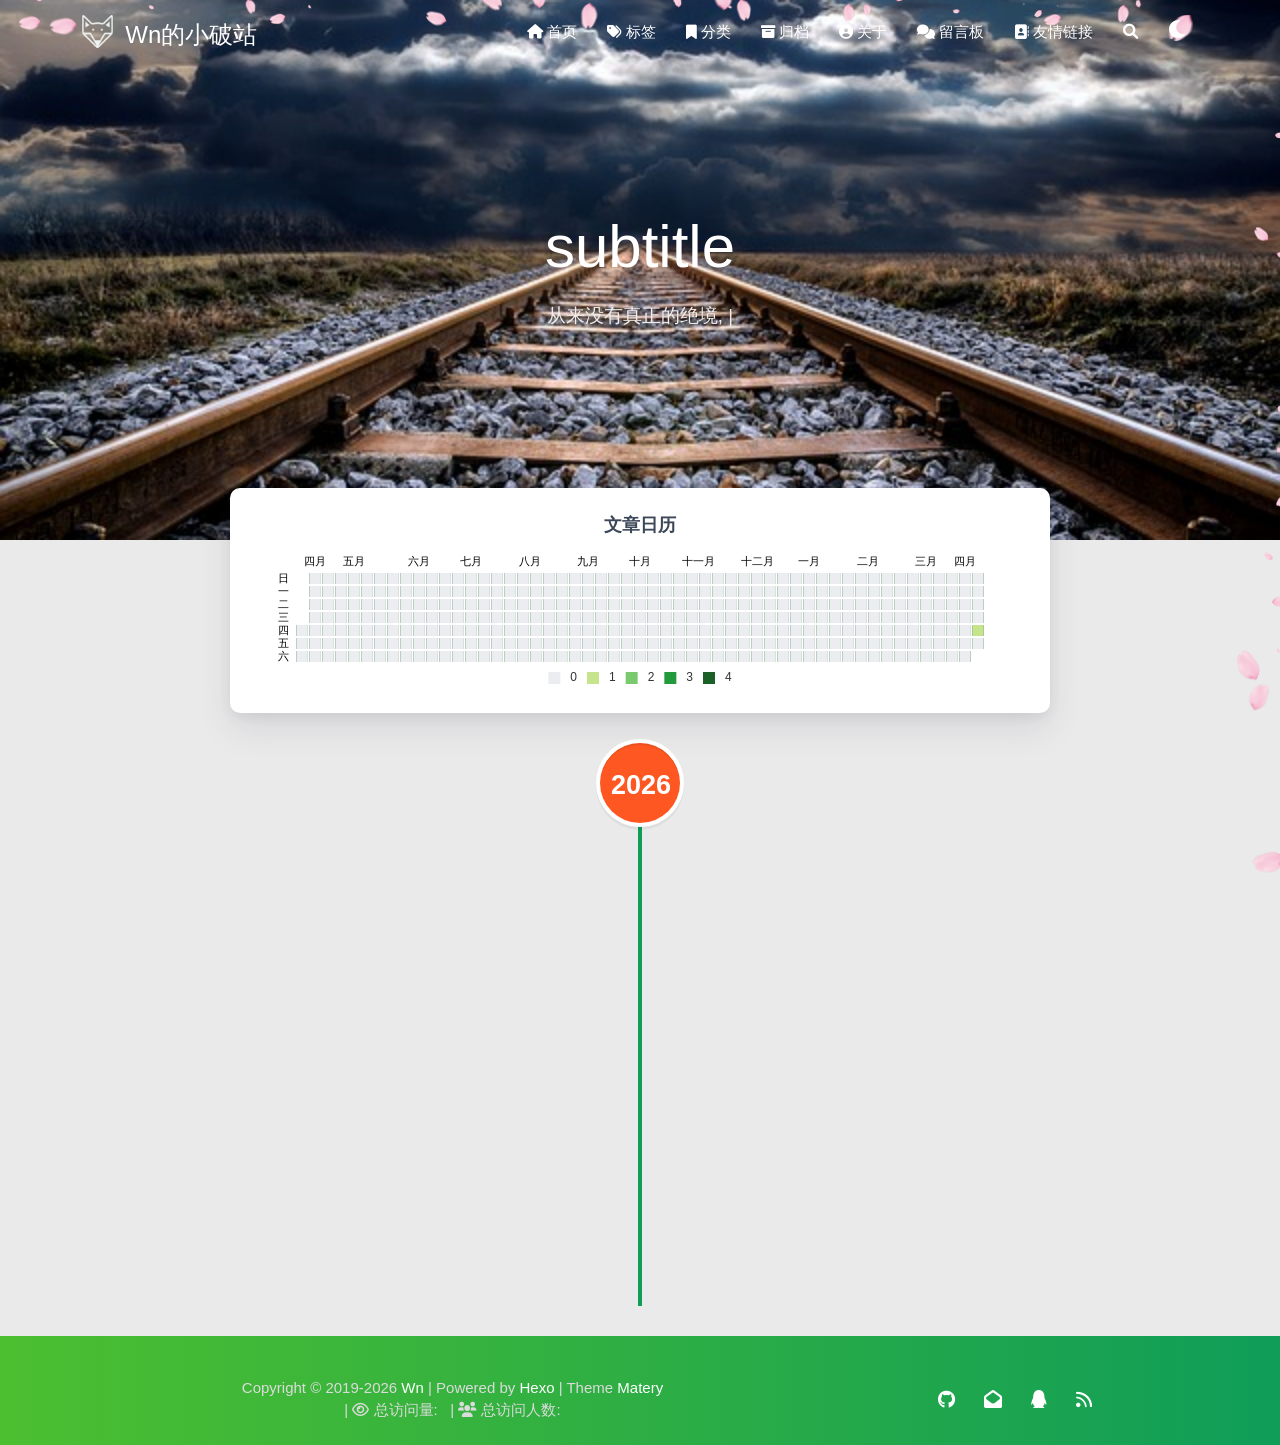
<file: archives/2026/index.html>
<!DOCTYPE HTML>
<html lang="zh-CN">


<head>
    <meta charset="utf-8">
    <meta name="keywords" content="归档: 2026, Wn的小破站">
    <meta name="description" content="不忘其所始，不求其所终">
    <meta http-equiv="X-UA-Compatible" content="IE=edge">
    <meta name="viewport" content="width=device-width, initial-scale=1.0, user-scalable=no">
    <meta name="renderer" content="webkit|ie-stand|ie-comp">
    <meta name="mobile-web-app-capable" content="yes">
    <meta name="format-detection" content="telephone=no">
    <meta name="apple-mobile-web-app-capable" content="yes">
    <meta name="apple-mobile-web-app-status-bar-style" content="black-translucent">
    <meta name="referrer" content="no-referrer-when-downgrade">
    <!-- Global site tag (gtag.js) - Google Analytics -->


    <title>归档: 2026 | Wn的小破站</title>
    <link rel="icon" type="image/png" href="/favicon.png">
    


    <!-- bg-cover style     -->



<link rel="stylesheet" type="text/css" href="/libs/awesome/css/all.min.css">
<link rel="stylesheet" type="text/css" href="/libs/materialize/materialize.min.css">
<link rel="stylesheet" type="text/css" href="/libs/aos/aos.css">
<link rel="stylesheet" type="text/css" href="/libs/animate/animate.min.css">
<link rel="stylesheet" type="text/css" href="/libs/lightGallery/css/lightgallery.min.css">
<link rel="stylesheet" type="text/css" href="/css/matery.css">
<link rel="stylesheet" type="text/css" href="/css/my.css">
<link rel="stylesheet" type="text/css" href="/css/dark.css" media="none" onload="if(media!='all')media='all'">




    <link rel="stylesheet" href="/libs/tocbot/tocbot.css">
    <link rel="stylesheet" href="/css/post.css">




    



    <script src="/libs/jquery/jquery-3.6.0.min.js"></script>

<meta name="generator" content="Hexo 7.3.0"><link rel="alternate" href="/atom.xml" title="Wn的小破站" type="application/atom+xml">
<link rel="stylesheet" href="/css/prism.css" type="text/css">
<link rel="stylesheet" href="/css/prism-line-numbers.css" type="text/css"></head>


<body>
    <header class="navbar-fixed">
    <nav id="headNav" class="bg-color nav-transparent">
        <div id="navContainer" class="nav-wrapper container">
            <div class="brand-logo">
                <a href="/" class="waves-effect waves-light">
                    
                    <img src="/medias/logo.png" class="logo-img" alt="LOGO">
                    
                    <span class="logo-span">Wn的小破站</span>
                </a>
            </div>
            

<a href="#" data-target="mobile-nav" class="sidenav-trigger button-collapse"><i class="fas fa-bars"></i></a>
<ul class="right nav-menu">
  
  <li class="hide-on-med-and-down nav-item">
    
    <a href="/" class="waves-effect waves-light">
      
      <i class="fas fa-home" style="zoom: 0.6;"></i>
      
      <span>首页</span>
    </a>
    
  </li>
  
  <li class="hide-on-med-and-down nav-item">
    
    <a href="/tags" class="waves-effect waves-light">
      
      <i class="fas fa-tags" style="zoom: 0.6;"></i>
      
      <span>标签</span>
    </a>
    
  </li>
  
  <li class="hide-on-med-and-down nav-item">
    
    <a href="/categories" class="waves-effect waves-light">
      
      <i class="fas fa-bookmark" style="zoom: 0.6;"></i>
      
      <span>分类</span>
    </a>
    
  </li>
  
  <li class="hide-on-med-and-down nav-item">
    
    <a href="/archives" class="waves-effect waves-light">
      
      <i class="fas fa-archive" style="zoom: 0.6;"></i>
      
      <span>归档</span>
    </a>
    
  </li>
  
  <li class="hide-on-med-and-down nav-item">
    
    <a href="/about" class="waves-effect waves-light">
      
      <i class="fas fa-user-circle" style="zoom: 0.6;"></i>
      
      <span>关于</span>
    </a>
    
  </li>
  
  <li class="hide-on-med-and-down nav-item">
    
    <a href="/contact" class="waves-effect waves-light">
      
      <i class="fas fa-comments" style="zoom: 0.6;"></i>
      
      <span>留言板</span>
    </a>
    
  </li>
  
  <li class="hide-on-med-and-down nav-item">
    
    <a href="/friends" class="waves-effect waves-light">
      
      <i class="fas fa-address-book" style="zoom: 0.6;"></i>
      
      <span>友情链接</span>
    </a>
    
  </li>
  
  <li>
    <a href="#searchModal" class="modal-trigger waves-effect waves-light">
      <i id="searchIcon" class="fas fa-search" title="搜索" style="zoom: 0.85;"></i>
    </a>
  </li>
  <li>
    <a href="javascript:;" class="waves-effect waves-light" onclick="switchNightMode()" title="深色/浅色模式" >
      <i id="sum-moon-icon" class="fas fa-sun" style="zoom: 0.85;"></i>
    </a>
  </li>
</ul>


<div id="mobile-nav" class="side-nav sidenav">

    <div class="mobile-head bg-color">
        
        <img src="/medias/logo.png" class="logo-img circle responsive-img">
        
        <div class="logo-name">Wn的小破站</div>
        <div class="logo-desc">
            
            不忘其所始，不求其所终
            
        </div>
    </div>

    <ul class="menu-list mobile-menu-list">
        
        <li class="m-nav-item">
	  
		<a href="/" class="waves-effect waves-light">
			
			    <i class="fa-fw fas fa-home"></i>
			
			首页
		</a>
          
        </li>
        
        <li class="m-nav-item">
	  
		<a href="/tags" class="waves-effect waves-light">
			
			    <i class="fa-fw fas fa-tags"></i>
			
			标签
		</a>
          
        </li>
        
        <li class="m-nav-item">
	  
		<a href="/categories" class="waves-effect waves-light">
			
			    <i class="fa-fw fas fa-bookmark"></i>
			
			分类
		</a>
          
        </li>
        
        <li class="m-nav-item">
	  
		<a href="/archives" class="waves-effect waves-light">
			
			    <i class="fa-fw fas fa-archive"></i>
			
			归档
		</a>
          
        </li>
        
        <li class="m-nav-item">
	  
		<a href="/about" class="waves-effect waves-light">
			
			    <i class="fa-fw fas fa-user-circle"></i>
			
			关于
		</a>
          
        </li>
        
        <li class="m-nav-item">
	  
		<a href="/contact" class="waves-effect waves-light">
			
			    <i class="fa-fw fas fa-comments"></i>
			
			留言板
		</a>
          
        </li>
        
        <li class="m-nav-item">
	  
		<a href="/friends" class="waves-effect waves-light">
			
			    <i class="fa-fw fas fa-address-book"></i>
			
			友情链接
		</a>
          
        </li>
        
        
        <li><div class="divider"></div></li>
        <li>
            <a href="https://github.com/blinkfox/hexo-theme-matery" class="waves-effect waves-light" target="_blank">
                <i class="fab fa-github-square fa-fw"></i>Fork Me
            </a>
        </li>
        
    </ul>
</div>


        </div>

        
            <style>
    .nav-transparent .github-corner {
        display: none !important;
    }

    .github-corner {
        position: absolute;
        z-index: 10;
        top: 0;
        right: 0;
        border: 0;
        transform: scale(1.1);
    }

    .github-corner svg {
        color: #0f9d58;
        fill: #fff;
        height: 64px;
        width: 64px;
    }

    .github-corner:hover .octo-arm {
        animation: a 0.56s ease-in-out;
    }

    .github-corner .octo-arm {
        animation: none;
    }

    @keyframes a {
        0%,
        to {
            transform: rotate(0);
        }
        20%,
        60% {
            transform: rotate(-25deg);
        }
        40%,
        80% {
            transform: rotate(10deg);
        }
    }
</style>

<a href="https://github.com/blinkfox/hexo-theme-matery" class="github-corner tooltipped hide-on-med-and-down" target="_blank"
   data-tooltip="Fork Me" data-position="left" data-delay="50">
    <svg viewBox="0 0 250 250" aria-hidden="true">
        <path d="M0,0 L115,115 L130,115 L142,142 L250,250 L250,0 Z"></path>
        <path d="M128.3,109.0 C113.8,99.7 119.0,89.6 119.0,89.6 C122.0,82.7 120.5,78.6 120.5,78.6 C119.2,72.0 123.4,76.3 123.4,76.3 C127.3,80.9 125.5,87.3 125.5,87.3 C122.9,97.6 130.6,101.9 134.4,103.2"
              fill="currentColor" style="transform-origin: 130px 106px;" class="octo-arm"></path>
        <path d="M115.0,115.0 C114.9,115.1 118.7,116.5 119.8,115.4 L133.7,101.6 C136.9,99.2 139.9,98.4 142.2,98.6 C133.8,88.0 127.5,74.4 143.8,58.0 C148.5,53.4 154.0,51.2 159.7,51.0 C160.3,49.4 163.2,43.6 171.4,40.1 C171.4,40.1 176.1,42.5 178.8,56.2 C183.1,58.6 187.2,61.8 190.9,65.4 C194.5,69.0 197.7,73.2 200.1,77.6 C213.8,80.2 216.3,84.9 216.3,84.9 C212.7,93.1 206.9,96.0 205.4,96.6 C205.1,102.4 203.0,107.8 198.3,112.5 C181.9,128.9 168.3,122.5 157.7,114.1 C157.9,116.9 156.7,120.9 152.7,124.9 L141.0,136.5 C139.8,137.7 141.6,141.9 141.8,141.8 Z"
              fill="currentColor" class="octo-body"></path>
    </svg>
</a>
        
    </nav>

</header>

    <div class="bg-cover pd-header about-cover">
    <div class="container">
    <div class="row">
    <div class="col s10 offset-s1 m8 offset-m2 l8 offset-l2">
        <div class="brand">
            <div class="title center-align">
                
                    subtitle
                
            </div>

            <div class="description center-align">
                
                <span id="subtitle"></span>
                <script src="/libs/typed/typed.js"></script>
                <script>
                    var typed = new Typed("#subtitle", {
                        strings: [ 
                            
                                "从来没有真正的绝境, 只有心灵的迷途",
                            
                                "Never really desperate, only the lost of the soul",
                            
                        ],
                        startDelay: 300,
                        typeSpeed: 100,
                        loop: true,
                        backSpeed: 50,
                        showCursor: true
                    });
                </script>
                
            </div>
        </div>
    </div>
</div>


<script>
    // 每天切换 banner 图.  Switch banner image every day.
    var bannerUrl = "/medias/banner/" + new Date().getDay() + '.jpg';
    $('.bg-cover').css('background-image', 'url(' + bannerUrl + ')');
</script>
<script>
    
      var bannerUrl = "/medias/featureimages/" + Math.floor(Math.random() * 24) + '.jpg';
    
    $('.bg-cover.about-cover').css('background-image', 'url(' + bannerUrl + ')');

</script>


    </div>
</div>

<main class="content">

    
    <div class="container archive-calendar">
    <div class="card">
        <div id="post-calendar" class="card-content"></div>
    </div>
</div>

<script type="text/javascript" src="/libs/echarts/echarts.min.js"></script>
<script type="text/javascript">
    let myChart = echarts.init(document.getElementById('post-calendar'));

    

    let option = {
        title: {
            top: 0,
            text: '文章日历',
            left: 'center',
            textStyle: {
                color: '#3C4858'
            }
        },
        tooltip: {
            padding: 10,
            backgroundColor: '#555',
            borderColor: '#777',
            borderWidth: 1,
            formatter: function (obj) {
                var value = obj.value;
                return '<div style="font-size: 14px;">' + value[0] + '：' + value[1] + '</div>';
            }
        },
        visualMap: {
            show: true,
            showLabel: true,
            categories: [0, 1, 2, 3, 4],
            calculable: true,
            inRange: {
                symbol: 'rect',
                color: ['#ebedf0', '#c6e48b', '#7bc96f', '#239a3b', '#196127']
            },
            itemWidth: 12,
            itemHeight: 12,
            orient: 'horizontal',
            left: 'center',
            bottom: 0
        },
        calendar: [{
            left: 'center',
            range: ["2025-04-17", "2026-04-17"],
            cellSize: [13, 13],
            splitLine: {
                show: false
            },
            itemStyle: {
                color: '#196127',
                borderColor: '#fff',
                borderWidth: 2
            },
            yearLabel: {
                show: false
            },
            monthLabel: {
                nameMap: 'cn',
                fontSize: 11
            },
            dayLabel: {
                formatter: '{start}  1st',
                nameMap: 'cn',
                fontSize: 11
            }
        }],
        series: [{
            type: 'heatmap',
            coordinateSystem: 'calendar',
            calendarIndex: 0,
            data: [["2025-04-17", 0], ["2025-04-18", 0], ["2025-04-19", 0], ["2025-04-20", 0], ["2025-04-21", 0], ["2025-04-22", 0], ["2025-04-23", 0], ["2025-04-24", 0], ["2025-04-25", 0], ["2025-04-26", 0], ["2025-04-27", 0], ["2025-04-28", 0], ["2025-04-29", 0], ["2025-04-30", 0], ["2025-05-01", 0], ["2025-05-02", 0], ["2025-05-03", 0], ["2025-05-04", 0], ["2025-05-05", 0], ["2025-05-06", 0], ["2025-05-07", 0], ["2025-05-08", 0], ["2025-05-09", 0], ["2025-05-10", 0], ["2025-05-11", 0], ["2025-05-12", 0], ["2025-05-13", 0], ["2025-05-14", 0], ["2025-05-15", 0], ["2025-05-16", 0], ["2025-05-17", 0], ["2025-05-18", 0], ["2025-05-19", 0], ["2025-05-20", 0], ["2025-05-21", 0], ["2025-05-22", 0], ["2025-05-23", 0], ["2025-05-24", 0], ["2025-05-25", 0], ["2025-05-26", 0], ["2025-05-27", 0], ["2025-05-28", 0], ["2025-05-29", 0], ["2025-05-30", 0], ["2025-05-31", 0], ["2025-06-01", 0], ["2025-06-02", 0], ["2025-06-03", 0], ["2025-06-04", 0], ["2025-06-05", 0], ["2025-06-06", 0], ["2025-06-07", 0], ["2025-06-08", 0], ["2025-06-09", 0], ["2025-06-10", 0], ["2025-06-11", 0], ["2025-06-12", 0], ["2025-06-13", 0], ["2025-06-14", 0], ["2025-06-15", 0], ["2025-06-16", 0], ["2025-06-17", 0], ["2025-06-18", 0], ["2025-06-19", 0], ["2025-06-20", 0], ["2025-06-21", 0], ["2025-06-22", 0], ["2025-06-23", 0], ["2025-06-24", 0], ["2025-06-25", 0], ["2025-06-26", 0], ["2025-06-27", 0], ["2025-06-28", 0], ["2025-06-29", 0], ["2025-06-30", 0], ["2025-07-01", 0], ["2025-07-02", 0], ["2025-07-03", 0], ["2025-07-04", 0], ["2025-07-05", 0], ["2025-07-06", 0], ["2025-07-07", 0], ["2025-07-08", 0], ["2025-07-09", 0], ["2025-07-10", 0], ["2025-07-11", 0], ["2025-07-12", 0], ["2025-07-13", 0], ["2025-07-14", 0], ["2025-07-15", 0], ["2025-07-16", 0], ["2025-07-17", 0], ["2025-07-18", 0], ["2025-07-19", 0], ["2025-07-20", 0], ["2025-07-21", 0], ["2025-07-22", 0], ["2025-07-23", 0], ["2025-07-24", 0], ["2025-07-25", 0], ["2025-07-26", 0], ["2025-07-27", 0], ["2025-07-28", 0], ["2025-07-29", 0], ["2025-07-30", 0], ["2025-07-31", 0], ["2025-08-01", 0], ["2025-08-02", 0], ["2025-08-03", 0], ["2025-08-04", 0], ["2025-08-05", 0], ["2025-08-06", 0], ["2025-08-07", 0], ["2025-08-08", 0], ["2025-08-09", 0], ["2025-08-10", 0], ["2025-08-11", 0], ["2025-08-12", 0], ["2025-08-13", 0], ["2025-08-14", 0], ["2025-08-15", 0], ["2025-08-16", 0], ["2025-08-17", 0], ["2025-08-18", 0], ["2025-08-19", 0], ["2025-08-20", 0], ["2025-08-21", 0], ["2025-08-22", 0], ["2025-08-23", 0], ["2025-08-24", 0], ["2025-08-25", 0], ["2025-08-26", 0], ["2025-08-27", 0], ["2025-08-28", 0], ["2025-08-29", 0], ["2025-08-30", 0], ["2025-08-31", 0], ["2025-09-01", 0], ["2025-09-02", 0], ["2025-09-03", 0], ["2025-09-04", 0], ["2025-09-05", 0], ["2025-09-06", 0], ["2025-09-07", 0], ["2025-09-08", 0], ["2025-09-09", 0], ["2025-09-10", 0], ["2025-09-11", 0], ["2025-09-12", 0], ["2025-09-13", 0], ["2025-09-14", 0], ["2025-09-15", 0], ["2025-09-16", 0], ["2025-09-17", 0], ["2025-09-18", 0], ["2025-09-19", 0], ["2025-09-20", 0], ["2025-09-21", 0], ["2025-09-22", 0], ["2025-09-23", 0], ["2025-09-24", 0], ["2025-09-25", 0], ["2025-09-26", 0], ["2025-09-27", 0], ["2025-09-28", 0], ["2025-09-29", 0], ["2025-09-30", 0], ["2025-10-01", 0], ["2025-10-02", 0], ["2025-10-03", 0], ["2025-10-04", 0], ["2025-10-05", 0], ["2025-10-06", 0], ["2025-10-07", 0], ["2025-10-08", 0], ["2025-10-09", 0], ["2025-10-10", 0], ["2025-10-11", 0], ["2025-10-12", 0], ["2025-10-13", 0], ["2025-10-14", 0], ["2025-10-15", 0], ["2025-10-16", 0], ["2025-10-17", 0], ["2025-10-18", 0], ["2025-10-19", 0], ["2025-10-20", 0], ["2025-10-21", 0], ["2025-10-22", 0], ["2025-10-23", 0], ["2025-10-24", 0], ["2025-10-25", 0], ["2025-10-26", 0], ["2025-10-27", 0], ["2025-10-28", 0], ["2025-10-29", 0], ["2025-10-30", 0], ["2025-10-31", 0], ["2025-11-01", 0], ["2025-11-02", 0], ["2025-11-03", 0], ["2025-11-04", 0], ["2025-11-05", 0], ["2025-11-06", 0], ["2025-11-07", 0], ["2025-11-08", 0], ["2025-11-09", 0], ["2025-11-10", 0], ["2025-11-11", 0], ["2025-11-12", 0], ["2025-11-13", 0], ["2025-11-14", 0], ["2025-11-15", 0], ["2025-11-16", 0], ["2025-11-17", 0], ["2025-11-18", 0], ["2025-11-19", 0], ["2025-11-20", 0], ["2025-11-21", 0], ["2025-11-22", 0], ["2025-11-23", 0], ["2025-11-24", 0], ["2025-11-25", 0], ["2025-11-26", 0], ["2025-11-27", 0], ["2025-11-28", 0], ["2025-11-29", 0], ["2025-11-30", 0], ["2025-12-01", 0], ["2025-12-02", 0], ["2025-12-03", 0], ["2025-12-04", 0], ["2025-12-05", 0], ["2025-12-06", 0], ["2025-12-07", 0], ["2025-12-08", 0], ["2025-12-09", 0], ["2025-12-10", 0], ["2025-12-11", 0], ["2025-12-12", 0], ["2025-12-13", 0], ["2025-12-14", 0], ["2025-12-15", 0], ["2025-12-16", 0], ["2025-12-17", 0], ["2025-12-18", 0], ["2025-12-19", 0], ["2025-12-20", 0], ["2025-12-21", 0], ["2025-12-22", 0], ["2025-12-23", 0], ["2025-12-24", 0], ["2025-12-25", 0], ["2025-12-26", 0], ["2025-12-27", 0], ["2025-12-28", 0], ["2025-12-29", 0], ["2025-12-30", 0], ["2025-12-31", 0], ["2026-01-01", 0], ["2026-01-02", 0], ["2026-01-03", 0], ["2026-01-04", 0], ["2026-01-05", 0], ["2026-01-06", 0], ["2026-01-07", 0], ["2026-01-08", 0], ["2026-01-09", 0], ["2026-01-10", 0], ["2026-01-11", 0], ["2026-01-12", 0], ["2026-01-13", 0], ["2026-01-14", 0], ["2026-01-15", 0], ["2026-01-16", 0], ["2026-01-17", 0], ["2026-01-18", 0], ["2026-01-19", 0], ["2026-01-20", 0], ["2026-01-21", 0], ["2026-01-22", 0], ["2026-01-23", 0], ["2026-01-24", 0], ["2026-01-25", 0], ["2026-01-26", 0], ["2026-01-27", 0], ["2026-01-28", 0], ["2026-01-29", 0], ["2026-01-30", 0], ["2026-01-31", 0], ["2026-02-01", 0], ["2026-02-02", 0], ["2026-02-03", 0], ["2026-02-04", 0], ["2026-02-05", 0], ["2026-02-06", 0], ["2026-02-07", 0], ["2026-02-08", 0], ["2026-02-09", 0], ["2026-02-10", 0], ["2026-02-11", 0], ["2026-02-12", 0], ["2026-02-13", 0], ["2026-02-14", 0], ["2026-02-15", 0], ["2026-02-16", 0], ["2026-02-17", 0], ["2026-02-18", 0], ["2026-02-19", 0], ["2026-02-20", 0], ["2026-02-21", 0], ["2026-02-22", 0], ["2026-02-23", 0], ["2026-02-24", 0], ["2026-02-25", 0], ["2026-02-26", 0], ["2026-02-27", 0], ["2026-02-28", 0], ["2026-03-01", 0], ["2026-03-02", 0], ["2026-03-03", 0], ["2026-03-04", 0], ["2026-03-05", 0], ["2026-03-06", 0], ["2026-03-07", 0], ["2026-03-08", 0], ["2026-03-09", 0], ["2026-03-10", 0], ["2026-03-11", 0], ["2026-03-12", 0], ["2026-03-13", 0], ["2026-03-14", 0], ["2026-03-15", 0], ["2026-03-16", 0], ["2026-03-17", 0], ["2026-03-18", 0], ["2026-03-19", 0], ["2026-03-20", 0], ["2026-03-21", 0], ["2026-03-22", 0], ["2026-03-23", 0], ["2026-03-24", 0], ["2026-03-25", 0], ["2026-03-26", 0], ["2026-03-27", 0], ["2026-03-28", 0], ["2026-03-29", 0], ["2026-03-30", 0], ["2026-03-31", 0], ["2026-04-01", 0], ["2026-04-02", 0], ["2026-04-03", 0], ["2026-04-04", 0], ["2026-04-05", 0], ["2026-04-06", 0], ["2026-04-07", 0], ["2026-04-08", 0], ["2026-04-09", 0], ["2026-04-10", 0], ["2026-04-11", 0], ["2026-04-12", 0], ["2026-04-13", 0], ["2026-04-14", 0], ["2026-04-15", 0], ["2026-04-16", 1], ["2026-04-17", 0]]
        }]

    };

    myChart.setOption(option);
</script>

    

    

    <div id="cd-timeline" class="container">
        
        <div class="cd-timeline-block">

            
            
            
            <div class="cd-timeline-img year" data-aos="zoom-in-up">
                <a href="/archives/2026">2026</a>
            </div>
            

            
            
            
            <div class="cd-timeline-img month" data-aos="zoom-in-up">
                <a href="/archives/2026/04">04</a>
            </div>
            

            
            <div class="cd-timeline-img day" data-aos="zoom-in-up">
                <span>16</span>
            </div>
            <article class="cd-timeline-content" data-aos="fade-up">
                <div class="article col s12 m6">
                    <div class="card">
                        <a href="/2026/04/16/hello-world/">
                            <div class="card-image">
                                
                                
                                <img src="/medias/featureimages/12.jpg" class="responsive-img" alt="Hello World">
                                
                                <span class="card-title">Hello World</span>
                            </div>
                        </a>
                        <div class="card-content article-content">
                            <div class="summary block-with-text">
                                
                                    Welcome to Hexo! This is your very first post. Check documentation for more info. If you get any problems when using Hex
                                
                            </div>
                            <div class="publish-info">
                                <span class="publish-date">
                                    <i class="far fa-clock fa-fw icon-date"></i>2026-04-16
                                </span>
                                <span class="publish-author">
                                    
                                    <i class="fas fa-user fa-fw"></i>
                                    Wn
                                    
                                </span>
                            </div>
                        </div>

                        
                    </div>
                </div>
            </article>
        </div>
        
    </div>

</main>




    <footer class="page-footer bg-color">
    
        <link rel="stylesheet" href="/libs/aplayer/APlayer.min.css">
<style>
    .aplayer .aplayer-lrc p {
        
        display: none;
        
        font-size: 12px;
        font-weight: 700;
        line-height: 16px !important;
    }

    .aplayer .aplayer-lrc p.aplayer-lrc-current {
        
        display: none;
        
        font-size: 15px;
        color: #42b983;
    }

    
    .aplayer.aplayer-fixed.aplayer-narrow .aplayer-body {
        left: -66px !important;
    }

    .aplayer.aplayer-fixed.aplayer-narrow .aplayer-body:hover {
        left: 0px !important;
    }

    
</style>
<div class="">
    
    <div class="row">
        <meting-js class="col l8 offset-l2 m10 offset-m1 s12"
                   server="netease"
                   type="playlist"
                   id="503838841"
                   fixed='true'
                   autoplay='false'
                   theme='#42b983'
                   loop='all'
                   order='random'
                   preload='auto'
                   volume='0.7'
                   list-folded='true'
        >
        </meting-js>
    </div>
</div>

<script src="/libs/aplayer/APlayer.min.js"></script>
<script src="/libs/aplayer/Meting.min.js"></script>

    

    <div class="container row center-align"
         style="margin-bottom: 0px !important;">
        <div class="col s12 m8 l8 copy-right">
            Copyright&nbsp;&copy;
            
                <span id="year">2019-2026</span>
            
            <a href="/about" target="_blank">Wn</a>
            |&nbsp;Powered by&nbsp;<a href="https://hexo.io/" target="_blank">Hexo</a>
            |&nbsp;Theme&nbsp;<a href="https://github.com/blinkfox/hexo-theme-matery" target="_blank">Matery</a>
            
            <br>
            
            
            
                
            
            
                <span id="busuanzi_container_site_pv">
                &nbsp;|&nbsp;<i class="far fa-eye"></i>&nbsp;总访问量:&nbsp;
                    <span id="busuanzi_value_site_pv" class="white-color"></span>
            </span>
            
            
                <span id="busuanzi_container_site_uv">
                &nbsp;|&nbsp;<i class="fas fa-users"></i>&nbsp;总访问人数:&nbsp;
                    <span id="busuanzi_value_site_uv" class="white-color"></span>
            </span>
            
            <br>

            <!-- 运行天数提醒. -->
            
            <br>
            
        </div>
        <div class="col s12 m4 l4 social-link social-statis">
    <a href="https://github.com/wei041025" class="tooltipped" target="_blank" data-tooltip="访问我的GitHub" data-position="top" data-delay="50">
        <i class="fab fa-github"></i>
    </a>



    <a href="mailto:3117782672@qq.com" class="tooltipped" target="_blank" data-tooltip="邮件联系我" data-position="top" data-delay="50">
        <i class="fas fa-envelope-open"></i>
    </a>







    <a href="tencent://AddContact/?fromId=50&fromSubId=1&subcmd=all&uin=3117782672" class="tooltipped" target="_blank" data-tooltip="QQ联系我: 3117782672" data-position="top" data-delay="50">
        <i class="fab fa-qq"></i>
    </a>







    <a href="/atom.xml" class="tooltipped" target="_blank" data-tooltip="RSS 订阅" data-position="top" data-delay="50">
        <i class="fas fa-rss"></i>
    </a>

</div>
    </div>
</footer>

<div class="progress-bar"></div>


    <!-- 搜索遮罩框 -->
<div id="searchModal" class="modal">
    <div class="modal-content">
        <div class="search-header">
            <span class="title"><i class="fas fa-search"></i>&nbsp;&nbsp;搜索</span>
            <input type="search" id="searchInput" name="s" placeholder="请输入搜索的关键字"
                   class="search-input">
        </div>
        <div id="searchResult"></div>
    </div>
</div>

<script type="text/javascript">
$(function () {
    var searchFunc = function (path, search_id, content_id) {
        'use strict';
        $.ajax({
            url: path,
            dataType: "xml",
            success: function (xmlResponse) {
                // get the contents from search data
                var datas = $("entry", xmlResponse).map(function () {
                    return {
                        title: $("title", this).text(),
                        content: $("content", this).text(),
                        url: $("url", this).text()
                    };
                }).get();
                var $input = document.getElementById(search_id);
                var $resultContent = document.getElementById(content_id);
                $input.addEventListener('input', function () {
                    var str = '<ul class=\"search-result-list\">';
                    var keywords = this.value.trim().toLowerCase().split(/[\s\-]+/);
                    $resultContent.innerHTML = "";
                    if (this.value.trim().length <= 0) {
                        return;
                    }
                    // perform local searching
                    datas.forEach(function (data) {
                        var isMatch = true;
                        var data_title = data.title.trim().toLowerCase();
                        var data_content = data.content.trim().replace(/<[^>]+>/g, "").toLowerCase();
                        var data_url = data.url;
                        data_url = data_url.indexOf('/') === 0 ? data.url : '/' + data_url;
                        var index_title = -1;
                        var index_content = -1;
                        var first_occur = -1;
                        // only match artiles with not empty titles and contents
                        if (data_title !== '' && data_content !== '') {
                            keywords.forEach(function (keyword, i) {
                                index_title = data_title.indexOf(keyword);
                                index_content = data_content.indexOf(keyword);
                                if (index_title < 0 && index_content < 0) {
                                    isMatch = false;
                                } else {
                                    if (index_content < 0) {
                                        index_content = 0;
                                    }
                                    if (i === 0) {
                                        first_occur = index_content;
                                    }
                                }
                            });
                        }
                        // show search results
                        if (isMatch) {
                            str += "<li><a href='" + data_url + "' class='search-result-title'>" + data_title + "</a>";
                            var content = data.content.trim().replace(/<[^>]+>/g, "");
                            if (first_occur >= 0) {
                                // cut out 100 characters
                                var start = first_occur - 20;
                                var end = first_occur + 80;
                                if (start < 0) {
                                    start = 0;
                                }
                                if (start === 0) {
                                    end = 100;
                                }
                                if (end > content.length) {
                                    end = content.length;
                                }
                                var match_content = content.substr(start, end);
                                // highlight all keywords
                                keywords.forEach(function (keyword) {
                                    var regS = new RegExp(keyword, "gi");
                                    match_content = match_content.replace(regS, "<em class=\"search-keyword\">" + keyword + "</em>");
                                });

                                str += "<p class=\"search-result\">" + match_content + "...</p>"
                            }
                            str += "</li>";
                        }
                    });
                    str += "</ul>";
                    $resultContent.innerHTML = str;
                });
            }
        });
    };

    searchFunc('/search.xml', 'searchInput', 'searchResult');
});
</script>

    <!-- 白天和黑夜主题 -->
<div class="stars-con">
    <div id="stars"></div>
    <div id="stars2"></div>
    <div id="stars3"></div>  
</div>

<script>
    function switchNightMode() {
        $('<div class="Cuteen_DarkSky"><div class="Cuteen_DarkPlanet"></div></div>').appendTo($('body')),
        setTimeout(function () {
            $('body').hasClass('DarkMode') 
            ? ($('body').removeClass('DarkMode'), localStorage.setItem('isDark', '0'), $('#sum-moon-icon').removeClass("fa-sun").addClass('fa-moon')) 
            : ($('body').addClass('DarkMode'), localStorage.setItem('isDark', '1'), $('#sum-moon-icon').addClass("fa-sun").removeClass('fa-moon')),
            
            setTimeout(function () {
            $('.Cuteen_DarkSky').fadeOut(1e3, function () {
                $(this).remove()
            })
            }, 2e3)
        })
    }
</script>

    <!-- 回到顶部按钮 -->
<div id="backTop" class="top-scroll">
    <a class="btn-floating btn-large waves-effect waves-light" href="#!">
        <i class="fas fa-arrow-up"></i>
    </a>
</div>


    <script src="/libs/materialize/materialize.min.js"></script>
    <script src="/libs/masonry/masonry.pkgd.min.js"></script>
    <script src="/libs/aos/aos.js"></script>
    <script src="/libs/scrollprogress/scrollProgress.min.js"></script>
    <script src="/libs/lightGallery/js/lightgallery-all.min.js"></script>
    <script src="/js/matery.js"></script>

    

    
    
    
        
        <script type="text/javascript">
            // 只在桌面版网页启用特效
            var windowWidth = $(window).width();
            if (windowWidth > 768) {
                document.write('<script type="text/javascript" src="/libs/others/sakura.js"><\/script>');
            }
        </script>
    

    <!-- 雪花特效 -->
    

    <!-- 鼠标星星特效 -->
    

     
        <script src="https://ssl.captcha.qq.com/TCaptcha.js"></script>
        <script src="/libs/others/TencentCaptcha.js"></script>
        <button id="TencentCaptcha" data-appid="xxxxxxxxxx" data-cbfn="callback" type="button" hidden></button>
    

    <!-- Baidu Analytics -->

    <!-- Baidu Push -->

<script>
    (function () {
        var bp = document.createElement('script');
        var curProtocol = window.location.protocol.split(':')[0];
        if (curProtocol === 'https') {
            bp.src = 'https://zz.bdstatic.com/linksubmit/push.js';
        } else {
            bp.src = 'http://push.zhanzhang.baidu.com/push.js';
        }
        var s = document.getElementsByTagName("script")[0];
        s.parentNode.insertBefore(bp, s);
    })();
</script>

    
    <script src="/libs/others/clicklove.js" async="async"></script>
    
    
    <script async src="/libs/others/busuanzi.pure.mini.js"></script>
    

    

    

    <!--腾讯兔小巢-->
    
    

    

    

    
    <script src="/libs/instantpage/instantpage.js" type="module"></script>
    

</body>

</html>
</file>
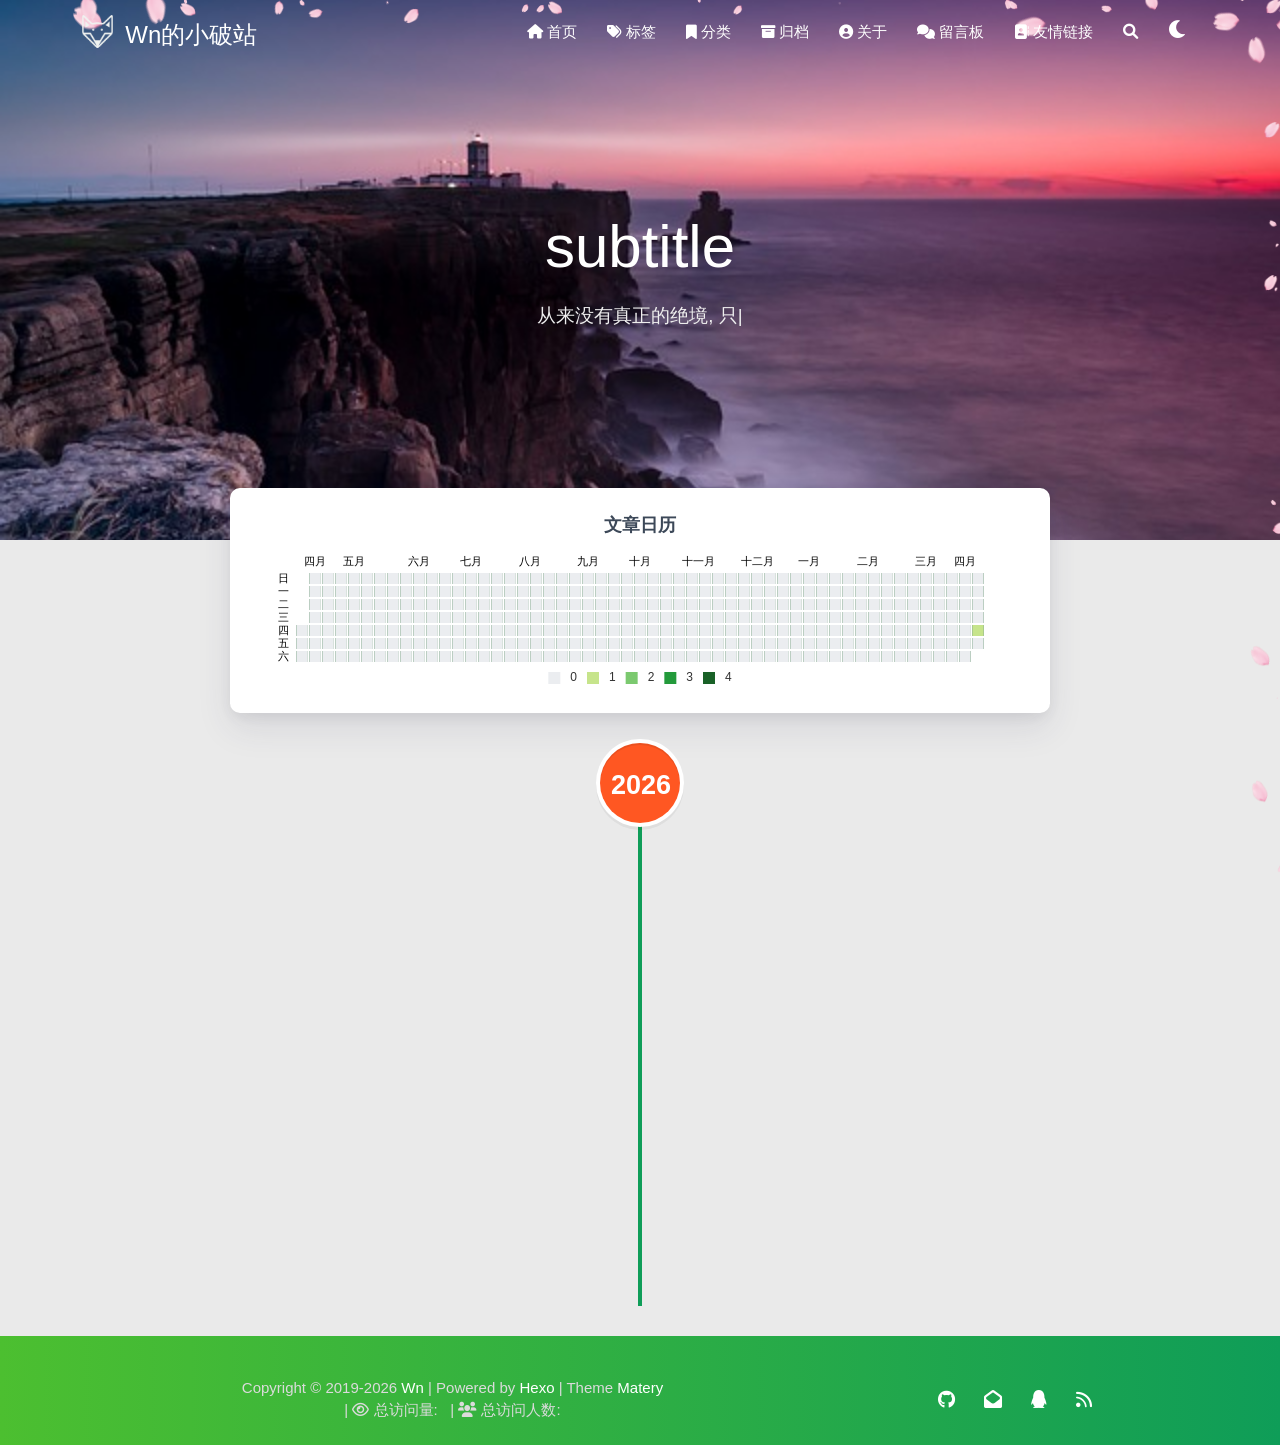
<file: archives/2026/04/index.html>
<!DOCTYPE HTML>
<html lang="zh-CN">


<head>
    <meta charset="utf-8">
    <meta name="keywords" content="归档: 2026/4, Wn的小破站">
    <meta name="description" content="不忘其所始，不求其所终">
    <meta http-equiv="X-UA-Compatible" content="IE=edge">
    <meta name="viewport" content="width=device-width, initial-scale=1.0, user-scalable=no">
    <meta name="renderer" content="webkit|ie-stand|ie-comp">
    <meta name="mobile-web-app-capable" content="yes">
    <meta name="format-detection" content="telephone=no">
    <meta name="apple-mobile-web-app-capable" content="yes">
    <meta name="apple-mobile-web-app-status-bar-style" content="black-translucent">
    <meta name="referrer" content="no-referrer-when-downgrade">
    <!-- Global site tag (gtag.js) - Google Analytics -->


    <title>归档: 2026/4 | Wn的小破站</title>
    <link rel="icon" type="image/png" href="/favicon.png">
    


    <!-- bg-cover style     -->



<link rel="stylesheet" type="text/css" href="/libs/awesome/css/all.min.css">
<link rel="stylesheet" type="text/css" href="/libs/materialize/materialize.min.css">
<link rel="stylesheet" type="text/css" href="/libs/aos/aos.css">
<link rel="stylesheet" type="text/css" href="/libs/animate/animate.min.css">
<link rel="stylesheet" type="text/css" href="/libs/lightGallery/css/lightgallery.min.css">
<link rel="stylesheet" type="text/css" href="/css/matery.css">
<link rel="stylesheet" type="text/css" href="/css/my.css">
<link rel="stylesheet" type="text/css" href="/css/dark.css" media="none" onload="if(media!='all')media='all'">




    <link rel="stylesheet" href="/libs/tocbot/tocbot.css">
    <link rel="stylesheet" href="/css/post.css">




    



    <script src="/libs/jquery/jquery-3.6.0.min.js"></script>

<meta name="generator" content="Hexo 7.3.0"><link rel="alternate" href="/atom.xml" title="Wn的小破站" type="application/atom+xml">
<link rel="stylesheet" href="/css/prism.css" type="text/css">
<link rel="stylesheet" href="/css/prism-line-numbers.css" type="text/css"></head>


<body>
    <header class="navbar-fixed">
    <nav id="headNav" class="bg-color nav-transparent">
        <div id="navContainer" class="nav-wrapper container">
            <div class="brand-logo">
                <a href="/" class="waves-effect waves-light">
                    
                    <img src="/medias/logo.png" class="logo-img" alt="LOGO">
                    
                    <span class="logo-span">Wn的小破站</span>
                </a>
            </div>
            

<a href="#" data-target="mobile-nav" class="sidenav-trigger button-collapse"><i class="fas fa-bars"></i></a>
<ul class="right nav-menu">
  
  <li class="hide-on-med-and-down nav-item">
    
    <a href="/" class="waves-effect waves-light">
      
      <i class="fas fa-home" style="zoom: 0.6;"></i>
      
      <span>首页</span>
    </a>
    
  </li>
  
  <li class="hide-on-med-and-down nav-item">
    
    <a href="/tags" class="waves-effect waves-light">
      
      <i class="fas fa-tags" style="zoom: 0.6;"></i>
      
      <span>标签</span>
    </a>
    
  </li>
  
  <li class="hide-on-med-and-down nav-item">
    
    <a href="/categories" class="waves-effect waves-light">
      
      <i class="fas fa-bookmark" style="zoom: 0.6;"></i>
      
      <span>分类</span>
    </a>
    
  </li>
  
  <li class="hide-on-med-and-down nav-item">
    
    <a href="/archives" class="waves-effect waves-light">
      
      <i class="fas fa-archive" style="zoom: 0.6;"></i>
      
      <span>归档</span>
    </a>
    
  </li>
  
  <li class="hide-on-med-and-down nav-item">
    
    <a href="/about" class="waves-effect waves-light">
      
      <i class="fas fa-user-circle" style="zoom: 0.6;"></i>
      
      <span>关于</span>
    </a>
    
  </li>
  
  <li class="hide-on-med-and-down nav-item">
    
    <a href="/contact" class="waves-effect waves-light">
      
      <i class="fas fa-comments" style="zoom: 0.6;"></i>
      
      <span>留言板</span>
    </a>
    
  </li>
  
  <li class="hide-on-med-and-down nav-item">
    
    <a href="/friends" class="waves-effect waves-light">
      
      <i class="fas fa-address-book" style="zoom: 0.6;"></i>
      
      <span>友情链接</span>
    </a>
    
  </li>
  
  <li>
    <a href="#searchModal" class="modal-trigger waves-effect waves-light">
      <i id="searchIcon" class="fas fa-search" title="搜索" style="zoom: 0.85;"></i>
    </a>
  </li>
  <li>
    <a href="javascript:;" class="waves-effect waves-light" onclick="switchNightMode()" title="深色/浅色模式" >
      <i id="sum-moon-icon" class="fas fa-sun" style="zoom: 0.85;"></i>
    </a>
  </li>
</ul>


<div id="mobile-nav" class="side-nav sidenav">

    <div class="mobile-head bg-color">
        
        <img src="/medias/logo.png" class="logo-img circle responsive-img">
        
        <div class="logo-name">Wn的小破站</div>
        <div class="logo-desc">
            
            不忘其所始，不求其所终
            
        </div>
    </div>

    <ul class="menu-list mobile-menu-list">
        
        <li class="m-nav-item">
	  
		<a href="/" class="waves-effect waves-light">
			
			    <i class="fa-fw fas fa-home"></i>
			
			首页
		</a>
          
        </li>
        
        <li class="m-nav-item">
	  
		<a href="/tags" class="waves-effect waves-light">
			
			    <i class="fa-fw fas fa-tags"></i>
			
			标签
		</a>
          
        </li>
        
        <li class="m-nav-item">
	  
		<a href="/categories" class="waves-effect waves-light">
			
			    <i class="fa-fw fas fa-bookmark"></i>
			
			分类
		</a>
          
        </li>
        
        <li class="m-nav-item">
	  
		<a href="/archives" class="waves-effect waves-light">
			
			    <i class="fa-fw fas fa-archive"></i>
			
			归档
		</a>
          
        </li>
        
        <li class="m-nav-item">
	  
		<a href="/about" class="waves-effect waves-light">
			
			    <i class="fa-fw fas fa-user-circle"></i>
			
			关于
		</a>
          
        </li>
        
        <li class="m-nav-item">
	  
		<a href="/contact" class="waves-effect waves-light">
			
			    <i class="fa-fw fas fa-comments"></i>
			
			留言板
		</a>
          
        </li>
        
        <li class="m-nav-item">
	  
		<a href="/friends" class="waves-effect waves-light">
			
			    <i class="fa-fw fas fa-address-book"></i>
			
			友情链接
		</a>
          
        </li>
        
        
        <li><div class="divider"></div></li>
        <li>
            <a href="https://github.com/blinkfox/hexo-theme-matery" class="waves-effect waves-light" target="_blank">
                <i class="fab fa-github-square fa-fw"></i>Fork Me
            </a>
        </li>
        
    </ul>
</div>


        </div>

        
            <style>
    .nav-transparent .github-corner {
        display: none !important;
    }

    .github-corner {
        position: absolute;
        z-index: 10;
        top: 0;
        right: 0;
        border: 0;
        transform: scale(1.1);
    }

    .github-corner svg {
        color: #0f9d58;
        fill: #fff;
        height: 64px;
        width: 64px;
    }

    .github-corner:hover .octo-arm {
        animation: a 0.56s ease-in-out;
    }

    .github-corner .octo-arm {
        animation: none;
    }

    @keyframes a {
        0%,
        to {
            transform: rotate(0);
        }
        20%,
        60% {
            transform: rotate(-25deg);
        }
        40%,
        80% {
            transform: rotate(10deg);
        }
    }
</style>

<a href="https://github.com/blinkfox/hexo-theme-matery" class="github-corner tooltipped hide-on-med-and-down" target="_blank"
   data-tooltip="Fork Me" data-position="left" data-delay="50">
    <svg viewBox="0 0 250 250" aria-hidden="true">
        <path d="M0,0 L115,115 L130,115 L142,142 L250,250 L250,0 Z"></path>
        <path d="M128.3,109.0 C113.8,99.7 119.0,89.6 119.0,89.6 C122.0,82.7 120.5,78.6 120.5,78.6 C119.2,72.0 123.4,76.3 123.4,76.3 C127.3,80.9 125.5,87.3 125.5,87.3 C122.9,97.6 130.6,101.9 134.4,103.2"
              fill="currentColor" style="transform-origin: 130px 106px;" class="octo-arm"></path>
        <path d="M115.0,115.0 C114.9,115.1 118.7,116.5 119.8,115.4 L133.7,101.6 C136.9,99.2 139.9,98.4 142.2,98.6 C133.8,88.0 127.5,74.4 143.8,58.0 C148.5,53.4 154.0,51.2 159.7,51.0 C160.3,49.4 163.2,43.6 171.4,40.1 C171.4,40.1 176.1,42.5 178.8,56.2 C183.1,58.6 187.2,61.8 190.9,65.4 C194.5,69.0 197.7,73.2 200.1,77.6 C213.8,80.2 216.3,84.9 216.3,84.9 C212.7,93.1 206.9,96.0 205.4,96.6 C205.1,102.4 203.0,107.8 198.3,112.5 C181.9,128.9 168.3,122.5 157.7,114.1 C157.9,116.9 156.7,120.9 152.7,124.9 L141.0,136.5 C139.8,137.7 141.6,141.9 141.8,141.8 Z"
              fill="currentColor" class="octo-body"></path>
    </svg>
</a>
        
    </nav>

</header>

    <div class="bg-cover pd-header about-cover">
    <div class="container">
    <div class="row">
    <div class="col s10 offset-s1 m8 offset-m2 l8 offset-l2">
        <div class="brand">
            <div class="title center-align">
                
                    subtitle
                
            </div>

            <div class="description center-align">
                
                <span id="subtitle"></span>
                <script src="/libs/typed/typed.js"></script>
                <script>
                    var typed = new Typed("#subtitle", {
                        strings: [ 
                            
                                "从来没有真正的绝境, 只有心灵的迷途",
                            
                                "Never really desperate, only the lost of the soul",
                            
                        ],
                        startDelay: 300,
                        typeSpeed: 100,
                        loop: true,
                        backSpeed: 50,
                        showCursor: true
                    });
                </script>
                
            </div>
        </div>
    </div>
</div>


<script>
    // 每天切换 banner 图.  Switch banner image every day.
    var bannerUrl = "/medias/banner/" + new Date().getDay() + '.jpg';
    $('.bg-cover').css('background-image', 'url(' + bannerUrl + ')');
</script>
<script>
    
      var bannerUrl = "/medias/featureimages/" + Math.floor(Math.random() * 24) + '.jpg';
    
    $('.bg-cover.about-cover').css('background-image', 'url(' + bannerUrl + ')');

</script>


    </div>
</div>

<main class="content">

    
    <div class="container archive-calendar">
    <div class="card">
        <div id="post-calendar" class="card-content"></div>
    </div>
</div>

<script type="text/javascript" src="/libs/echarts/echarts.min.js"></script>
<script type="text/javascript">
    let myChart = echarts.init(document.getElementById('post-calendar'));

    

    let option = {
        title: {
            top: 0,
            text: '文章日历',
            left: 'center',
            textStyle: {
                color: '#3C4858'
            }
        },
        tooltip: {
            padding: 10,
            backgroundColor: '#555',
            borderColor: '#777',
            borderWidth: 1,
            formatter: function (obj) {
                var value = obj.value;
                return '<div style="font-size: 14px;">' + value[0] + '：' + value[1] + '</div>';
            }
        },
        visualMap: {
            show: true,
            showLabel: true,
            categories: [0, 1, 2, 3, 4],
            calculable: true,
            inRange: {
                symbol: 'rect',
                color: ['#ebedf0', '#c6e48b', '#7bc96f', '#239a3b', '#196127']
            },
            itemWidth: 12,
            itemHeight: 12,
            orient: 'horizontal',
            left: 'center',
            bottom: 0
        },
        calendar: [{
            left: 'center',
            range: ["2025-04-17", "2026-04-17"],
            cellSize: [13, 13],
            splitLine: {
                show: false
            },
            itemStyle: {
                color: '#196127',
                borderColor: '#fff',
                borderWidth: 2
            },
            yearLabel: {
                show: false
            },
            monthLabel: {
                nameMap: 'cn',
                fontSize: 11
            },
            dayLabel: {
                formatter: '{start}  1st',
                nameMap: 'cn',
                fontSize: 11
            }
        }],
        series: [{
            type: 'heatmap',
            coordinateSystem: 'calendar',
            calendarIndex: 0,
            data: [["2025-04-17", 0], ["2025-04-18", 0], ["2025-04-19", 0], ["2025-04-20", 0], ["2025-04-21", 0], ["2025-04-22", 0], ["2025-04-23", 0], ["2025-04-24", 0], ["2025-04-25", 0], ["2025-04-26", 0], ["2025-04-27", 0], ["2025-04-28", 0], ["2025-04-29", 0], ["2025-04-30", 0], ["2025-05-01", 0], ["2025-05-02", 0], ["2025-05-03", 0], ["2025-05-04", 0], ["2025-05-05", 0], ["2025-05-06", 0], ["2025-05-07", 0], ["2025-05-08", 0], ["2025-05-09", 0], ["2025-05-10", 0], ["2025-05-11", 0], ["2025-05-12", 0], ["2025-05-13", 0], ["2025-05-14", 0], ["2025-05-15", 0], ["2025-05-16", 0], ["2025-05-17", 0], ["2025-05-18", 0], ["2025-05-19", 0], ["2025-05-20", 0], ["2025-05-21", 0], ["2025-05-22", 0], ["2025-05-23", 0], ["2025-05-24", 0], ["2025-05-25", 0], ["2025-05-26", 0], ["2025-05-27", 0], ["2025-05-28", 0], ["2025-05-29", 0], ["2025-05-30", 0], ["2025-05-31", 0], ["2025-06-01", 0], ["2025-06-02", 0], ["2025-06-03", 0], ["2025-06-04", 0], ["2025-06-05", 0], ["2025-06-06", 0], ["2025-06-07", 0], ["2025-06-08", 0], ["2025-06-09", 0], ["2025-06-10", 0], ["2025-06-11", 0], ["2025-06-12", 0], ["2025-06-13", 0], ["2025-06-14", 0], ["2025-06-15", 0], ["2025-06-16", 0], ["2025-06-17", 0], ["2025-06-18", 0], ["2025-06-19", 0], ["2025-06-20", 0], ["2025-06-21", 0], ["2025-06-22", 0], ["2025-06-23", 0], ["2025-06-24", 0], ["2025-06-25", 0], ["2025-06-26", 0], ["2025-06-27", 0], ["2025-06-28", 0], ["2025-06-29", 0], ["2025-06-30", 0], ["2025-07-01", 0], ["2025-07-02", 0], ["2025-07-03", 0], ["2025-07-04", 0], ["2025-07-05", 0], ["2025-07-06", 0], ["2025-07-07", 0], ["2025-07-08", 0], ["2025-07-09", 0], ["2025-07-10", 0], ["2025-07-11", 0], ["2025-07-12", 0], ["2025-07-13", 0], ["2025-07-14", 0], ["2025-07-15", 0], ["2025-07-16", 0], ["2025-07-17", 0], ["2025-07-18", 0], ["2025-07-19", 0], ["2025-07-20", 0], ["2025-07-21", 0], ["2025-07-22", 0], ["2025-07-23", 0], ["2025-07-24", 0], ["2025-07-25", 0], ["2025-07-26", 0], ["2025-07-27", 0], ["2025-07-28", 0], ["2025-07-29", 0], ["2025-07-30", 0], ["2025-07-31", 0], ["2025-08-01", 0], ["2025-08-02", 0], ["2025-08-03", 0], ["2025-08-04", 0], ["2025-08-05", 0], ["2025-08-06", 0], ["2025-08-07", 0], ["2025-08-08", 0], ["2025-08-09", 0], ["2025-08-10", 0], ["2025-08-11", 0], ["2025-08-12", 0], ["2025-08-13", 0], ["2025-08-14", 0], ["2025-08-15", 0], ["2025-08-16", 0], ["2025-08-17", 0], ["2025-08-18", 0], ["2025-08-19", 0], ["2025-08-20", 0], ["2025-08-21", 0], ["2025-08-22", 0], ["2025-08-23", 0], ["2025-08-24", 0], ["2025-08-25", 0], ["2025-08-26", 0], ["2025-08-27", 0], ["2025-08-28", 0], ["2025-08-29", 0], ["2025-08-30", 0], ["2025-08-31", 0], ["2025-09-01", 0], ["2025-09-02", 0], ["2025-09-03", 0], ["2025-09-04", 0], ["2025-09-05", 0], ["2025-09-06", 0], ["2025-09-07", 0], ["2025-09-08", 0], ["2025-09-09", 0], ["2025-09-10", 0], ["2025-09-11", 0], ["2025-09-12", 0], ["2025-09-13", 0], ["2025-09-14", 0], ["2025-09-15", 0], ["2025-09-16", 0], ["2025-09-17", 0], ["2025-09-18", 0], ["2025-09-19", 0], ["2025-09-20", 0], ["2025-09-21", 0], ["2025-09-22", 0], ["2025-09-23", 0], ["2025-09-24", 0], ["2025-09-25", 0], ["2025-09-26", 0], ["2025-09-27", 0], ["2025-09-28", 0], ["2025-09-29", 0], ["2025-09-30", 0], ["2025-10-01", 0], ["2025-10-02", 0], ["2025-10-03", 0], ["2025-10-04", 0], ["2025-10-05", 0], ["2025-10-06", 0], ["2025-10-07", 0], ["2025-10-08", 0], ["2025-10-09", 0], ["2025-10-10", 0], ["2025-10-11", 0], ["2025-10-12", 0], ["2025-10-13", 0], ["2025-10-14", 0], ["2025-10-15", 0], ["2025-10-16", 0], ["2025-10-17", 0], ["2025-10-18", 0], ["2025-10-19", 0], ["2025-10-20", 0], ["2025-10-21", 0], ["2025-10-22", 0], ["2025-10-23", 0], ["2025-10-24", 0], ["2025-10-25", 0], ["2025-10-26", 0], ["2025-10-27", 0], ["2025-10-28", 0], ["2025-10-29", 0], ["2025-10-30", 0], ["2025-10-31", 0], ["2025-11-01", 0], ["2025-11-02", 0], ["2025-11-03", 0], ["2025-11-04", 0], ["2025-11-05", 0], ["2025-11-06", 0], ["2025-11-07", 0], ["2025-11-08", 0], ["2025-11-09", 0], ["2025-11-10", 0], ["2025-11-11", 0], ["2025-11-12", 0], ["2025-11-13", 0], ["2025-11-14", 0], ["2025-11-15", 0], ["2025-11-16", 0], ["2025-11-17", 0], ["2025-11-18", 0], ["2025-11-19", 0], ["2025-11-20", 0], ["2025-11-21", 0], ["2025-11-22", 0], ["2025-11-23", 0], ["2025-11-24", 0], ["2025-11-25", 0], ["2025-11-26", 0], ["2025-11-27", 0], ["2025-11-28", 0], ["2025-11-29", 0], ["2025-11-30", 0], ["2025-12-01", 0], ["2025-12-02", 0], ["2025-12-03", 0], ["2025-12-04", 0], ["2025-12-05", 0], ["2025-12-06", 0], ["2025-12-07", 0], ["2025-12-08", 0], ["2025-12-09", 0], ["2025-12-10", 0], ["2025-12-11", 0], ["2025-12-12", 0], ["2025-12-13", 0], ["2025-12-14", 0], ["2025-12-15", 0], ["2025-12-16", 0], ["2025-12-17", 0], ["2025-12-18", 0], ["2025-12-19", 0], ["2025-12-20", 0], ["2025-12-21", 0], ["2025-12-22", 0], ["2025-12-23", 0], ["2025-12-24", 0], ["2025-12-25", 0], ["2025-12-26", 0], ["2025-12-27", 0], ["2025-12-28", 0], ["2025-12-29", 0], ["2025-12-30", 0], ["2025-12-31", 0], ["2026-01-01", 0], ["2026-01-02", 0], ["2026-01-03", 0], ["2026-01-04", 0], ["2026-01-05", 0], ["2026-01-06", 0], ["2026-01-07", 0], ["2026-01-08", 0], ["2026-01-09", 0], ["2026-01-10", 0], ["2026-01-11", 0], ["2026-01-12", 0], ["2026-01-13", 0], ["2026-01-14", 0], ["2026-01-15", 0], ["2026-01-16", 0], ["2026-01-17", 0], ["2026-01-18", 0], ["2026-01-19", 0], ["2026-01-20", 0], ["2026-01-21", 0], ["2026-01-22", 0], ["2026-01-23", 0], ["2026-01-24", 0], ["2026-01-25", 0], ["2026-01-26", 0], ["2026-01-27", 0], ["2026-01-28", 0], ["2026-01-29", 0], ["2026-01-30", 0], ["2026-01-31", 0], ["2026-02-01", 0], ["2026-02-02", 0], ["2026-02-03", 0], ["2026-02-04", 0], ["2026-02-05", 0], ["2026-02-06", 0], ["2026-02-07", 0], ["2026-02-08", 0], ["2026-02-09", 0], ["2026-02-10", 0], ["2026-02-11", 0], ["2026-02-12", 0], ["2026-02-13", 0], ["2026-02-14", 0], ["2026-02-15", 0], ["2026-02-16", 0], ["2026-02-17", 0], ["2026-02-18", 0], ["2026-02-19", 0], ["2026-02-20", 0], ["2026-02-21", 0], ["2026-02-22", 0], ["2026-02-23", 0], ["2026-02-24", 0], ["2026-02-25", 0], ["2026-02-26", 0], ["2026-02-27", 0], ["2026-02-28", 0], ["2026-03-01", 0], ["2026-03-02", 0], ["2026-03-03", 0], ["2026-03-04", 0], ["2026-03-05", 0], ["2026-03-06", 0], ["2026-03-07", 0], ["2026-03-08", 0], ["2026-03-09", 0], ["2026-03-10", 0], ["2026-03-11", 0], ["2026-03-12", 0], ["2026-03-13", 0], ["2026-03-14", 0], ["2026-03-15", 0], ["2026-03-16", 0], ["2026-03-17", 0], ["2026-03-18", 0], ["2026-03-19", 0], ["2026-03-20", 0], ["2026-03-21", 0], ["2026-03-22", 0], ["2026-03-23", 0], ["2026-03-24", 0], ["2026-03-25", 0], ["2026-03-26", 0], ["2026-03-27", 0], ["2026-03-28", 0], ["2026-03-29", 0], ["2026-03-30", 0], ["2026-03-31", 0], ["2026-04-01", 0], ["2026-04-02", 0], ["2026-04-03", 0], ["2026-04-04", 0], ["2026-04-05", 0], ["2026-04-06", 0], ["2026-04-07", 0], ["2026-04-08", 0], ["2026-04-09", 0], ["2026-04-10", 0], ["2026-04-11", 0], ["2026-04-12", 0], ["2026-04-13", 0], ["2026-04-14", 0], ["2026-04-15", 0], ["2026-04-16", 1], ["2026-04-17", 0]]
        }]

    };

    myChart.setOption(option);
</script>

    

    

    <div id="cd-timeline" class="container">
        
        <div class="cd-timeline-block">

            
            
            
            <div class="cd-timeline-img year" data-aos="zoom-in-up">
                <a href="/archives/2026">2026</a>
            </div>
            

            
            
            
            <div class="cd-timeline-img month" data-aos="zoom-in-up">
                <a href="/archives/2026/04">04</a>
            </div>
            

            
            <div class="cd-timeline-img day" data-aos="zoom-in-up">
                <span>16</span>
            </div>
            <article class="cd-timeline-content" data-aos="fade-up">
                <div class="article col s12 m6">
                    <div class="card">
                        <a href="/2026/04/16/hello-world/">
                            <div class="card-image">
                                
                                
                                <img src="/medias/featureimages/12.jpg" class="responsive-img" alt="Hello World">
                                
                                <span class="card-title">Hello World</span>
                            </div>
                        </a>
                        <div class="card-content article-content">
                            <div class="summary block-with-text">
                                
                                    Welcome to Hexo! This is your very first post. Check documentation for more info. If you get any problems when using Hex
                                
                            </div>
                            <div class="publish-info">
                                <span class="publish-date">
                                    <i class="far fa-clock fa-fw icon-date"></i>2026-04-16
                                </span>
                                <span class="publish-author">
                                    
                                    <i class="fas fa-user fa-fw"></i>
                                    Wn
                                    
                                </span>
                            </div>
                        </div>

                        
                    </div>
                </div>
            </article>
        </div>
        
    </div>

</main>




    <footer class="page-footer bg-color">
    
        <link rel="stylesheet" href="/libs/aplayer/APlayer.min.css">
<style>
    .aplayer .aplayer-lrc p {
        
        display: none;
        
        font-size: 12px;
        font-weight: 700;
        line-height: 16px !important;
    }

    .aplayer .aplayer-lrc p.aplayer-lrc-current {
        
        display: none;
        
        font-size: 15px;
        color: #42b983;
    }

    
    .aplayer.aplayer-fixed.aplayer-narrow .aplayer-body {
        left: -66px !important;
    }

    .aplayer.aplayer-fixed.aplayer-narrow .aplayer-body:hover {
        left: 0px !important;
    }

    
</style>
<div class="">
    
    <div class="row">
        <meting-js class="col l8 offset-l2 m10 offset-m1 s12"
                   server="netease"
                   type="playlist"
                   id="503838841"
                   fixed='true'
                   autoplay='false'
                   theme='#42b983'
                   loop='all'
                   order='random'
                   preload='auto'
                   volume='0.7'
                   list-folded='true'
        >
        </meting-js>
    </div>
</div>

<script src="/libs/aplayer/APlayer.min.js"></script>
<script src="/libs/aplayer/Meting.min.js"></script>

    

    <div class="container row center-align"
         style="margin-bottom: 0px !important;">
        <div class="col s12 m8 l8 copy-right">
            Copyright&nbsp;&copy;
            
                <span id="year">2019-2026</span>
            
            <a href="/about" target="_blank">Wn</a>
            |&nbsp;Powered by&nbsp;<a href="https://hexo.io/" target="_blank">Hexo</a>
            |&nbsp;Theme&nbsp;<a href="https://github.com/blinkfox/hexo-theme-matery" target="_blank">Matery</a>
            
            <br>
            
            
            
                
            
            
                <span id="busuanzi_container_site_pv">
                &nbsp;|&nbsp;<i class="far fa-eye"></i>&nbsp;总访问量:&nbsp;
                    <span id="busuanzi_value_site_pv" class="white-color"></span>
            </span>
            
            
                <span id="busuanzi_container_site_uv">
                &nbsp;|&nbsp;<i class="fas fa-users"></i>&nbsp;总访问人数:&nbsp;
                    <span id="busuanzi_value_site_uv" class="white-color"></span>
            </span>
            
            <br>

            <!-- 运行天数提醒. -->
            
            <br>
            
        </div>
        <div class="col s12 m4 l4 social-link social-statis">
    <a href="https://github.com/wei041025" class="tooltipped" target="_blank" data-tooltip="访问我的GitHub" data-position="top" data-delay="50">
        <i class="fab fa-github"></i>
    </a>



    <a href="mailto:3117782672@qq.com" class="tooltipped" target="_blank" data-tooltip="邮件联系我" data-position="top" data-delay="50">
        <i class="fas fa-envelope-open"></i>
    </a>







    <a href="tencent://AddContact/?fromId=50&fromSubId=1&subcmd=all&uin=3117782672" class="tooltipped" target="_blank" data-tooltip="QQ联系我: 3117782672" data-position="top" data-delay="50">
        <i class="fab fa-qq"></i>
    </a>







    <a href="/atom.xml" class="tooltipped" target="_blank" data-tooltip="RSS 订阅" data-position="top" data-delay="50">
        <i class="fas fa-rss"></i>
    </a>

</div>
    </div>
</footer>

<div class="progress-bar"></div>


    <!-- 搜索遮罩框 -->
<div id="searchModal" class="modal">
    <div class="modal-content">
        <div class="search-header">
            <span class="title"><i class="fas fa-search"></i>&nbsp;&nbsp;搜索</span>
            <input type="search" id="searchInput" name="s" placeholder="请输入搜索的关键字"
                   class="search-input">
        </div>
        <div id="searchResult"></div>
    </div>
</div>

<script type="text/javascript">
$(function () {
    var searchFunc = function (path, search_id, content_id) {
        'use strict';
        $.ajax({
            url: path,
            dataType: "xml",
            success: function (xmlResponse) {
                // get the contents from search data
                var datas = $("entry", xmlResponse).map(function () {
                    return {
                        title: $("title", this).text(),
                        content: $("content", this).text(),
                        url: $("url", this).text()
                    };
                }).get();
                var $input = document.getElementById(search_id);
                var $resultContent = document.getElementById(content_id);
                $input.addEventListener('input', function () {
                    var str = '<ul class=\"search-result-list\">';
                    var keywords = this.value.trim().toLowerCase().split(/[\s\-]+/);
                    $resultContent.innerHTML = "";
                    if (this.value.trim().length <= 0) {
                        return;
                    }
                    // perform local searching
                    datas.forEach(function (data) {
                        var isMatch = true;
                        var data_title = data.title.trim().toLowerCase();
                        var data_content = data.content.trim().replace(/<[^>]+>/g, "").toLowerCase();
                        var data_url = data.url;
                        data_url = data_url.indexOf('/') === 0 ? data.url : '/' + data_url;
                        var index_title = -1;
                        var index_content = -1;
                        var first_occur = -1;
                        // only match artiles with not empty titles and contents
                        if (data_title !== '' && data_content !== '') {
                            keywords.forEach(function (keyword, i) {
                                index_title = data_title.indexOf(keyword);
                                index_content = data_content.indexOf(keyword);
                                if (index_title < 0 && index_content < 0) {
                                    isMatch = false;
                                } else {
                                    if (index_content < 0) {
                                        index_content = 0;
                                    }
                                    if (i === 0) {
                                        first_occur = index_content;
                                    }
                                }
                            });
                        }
                        // show search results
                        if (isMatch) {
                            str += "<li><a href='" + data_url + "' class='search-result-title'>" + data_title + "</a>";
                            var content = data.content.trim().replace(/<[^>]+>/g, "");
                            if (first_occur >= 0) {
                                // cut out 100 characters
                                var start = first_occur - 20;
                                var end = first_occur + 80;
                                if (start < 0) {
                                    start = 0;
                                }
                                if (start === 0) {
                                    end = 100;
                                }
                                if (end > content.length) {
                                    end = content.length;
                                }
                                var match_content = content.substr(start, end);
                                // highlight all keywords
                                keywords.forEach(function (keyword) {
                                    var regS = new RegExp(keyword, "gi");
                                    match_content = match_content.replace(regS, "<em class=\"search-keyword\">" + keyword + "</em>");
                                });

                                str += "<p class=\"search-result\">" + match_content + "...</p>"
                            }
                            str += "</li>";
                        }
                    });
                    str += "</ul>";
                    $resultContent.innerHTML = str;
                });
            }
        });
    };

    searchFunc('/search.xml', 'searchInput', 'searchResult');
});
</script>

    <!-- 白天和黑夜主题 -->
<div class="stars-con">
    <div id="stars"></div>
    <div id="stars2"></div>
    <div id="stars3"></div>  
</div>

<script>
    function switchNightMode() {
        $('<div class="Cuteen_DarkSky"><div class="Cuteen_DarkPlanet"></div></div>').appendTo($('body')),
        setTimeout(function () {
            $('body').hasClass('DarkMode') 
            ? ($('body').removeClass('DarkMode'), localStorage.setItem('isDark', '0'), $('#sum-moon-icon').removeClass("fa-sun").addClass('fa-moon')) 
            : ($('body').addClass('DarkMode'), localStorage.setItem('isDark', '1'), $('#sum-moon-icon').addClass("fa-sun").removeClass('fa-moon')),
            
            setTimeout(function () {
            $('.Cuteen_DarkSky').fadeOut(1e3, function () {
                $(this).remove()
            })
            }, 2e3)
        })
    }
</script>

    <!-- 回到顶部按钮 -->
<div id="backTop" class="top-scroll">
    <a class="btn-floating btn-large waves-effect waves-light" href="#!">
        <i class="fas fa-arrow-up"></i>
    </a>
</div>


    <script src="/libs/materialize/materialize.min.js"></script>
    <script src="/libs/masonry/masonry.pkgd.min.js"></script>
    <script src="/libs/aos/aos.js"></script>
    <script src="/libs/scrollprogress/scrollProgress.min.js"></script>
    <script src="/libs/lightGallery/js/lightgallery-all.min.js"></script>
    <script src="/js/matery.js"></script>

    

    
    
    
        
        <script type="text/javascript">
            // 只在桌面版网页启用特效
            var windowWidth = $(window).width();
            if (windowWidth > 768) {
                document.write('<script type="text/javascript" src="/libs/others/sakura.js"><\/script>');
            }
        </script>
    

    <!-- 雪花特效 -->
    

    <!-- 鼠标星星特效 -->
    

     
        <script src="https://ssl.captcha.qq.com/TCaptcha.js"></script>
        <script src="/libs/others/TencentCaptcha.js"></script>
        <button id="TencentCaptcha" data-appid="xxxxxxxxxx" data-cbfn="callback" type="button" hidden></button>
    

    <!-- Baidu Analytics -->

    <!-- Baidu Push -->

<script>
    (function () {
        var bp = document.createElement('script');
        var curProtocol = window.location.protocol.split(':')[0];
        if (curProtocol === 'https') {
            bp.src = 'https://zz.bdstatic.com/linksubmit/push.js';
        } else {
            bp.src = 'http://push.zhanzhang.baidu.com/push.js';
        }
        var s = document.getElementsByTagName("script")[0];
        s.parentNode.insertBefore(bp, s);
    })();
</script>

    
    <script src="/libs/others/clicklove.js" async="async"></script>
    
    
    <script async src="/libs/others/busuanzi.pure.mini.js"></script>
    

    

    

    <!--腾讯兔小巢-->
    
    

    

    

    
    <script src="/libs/instantpage/instantpage.js" type="module"></script>
    

</body>

</html>
</file>
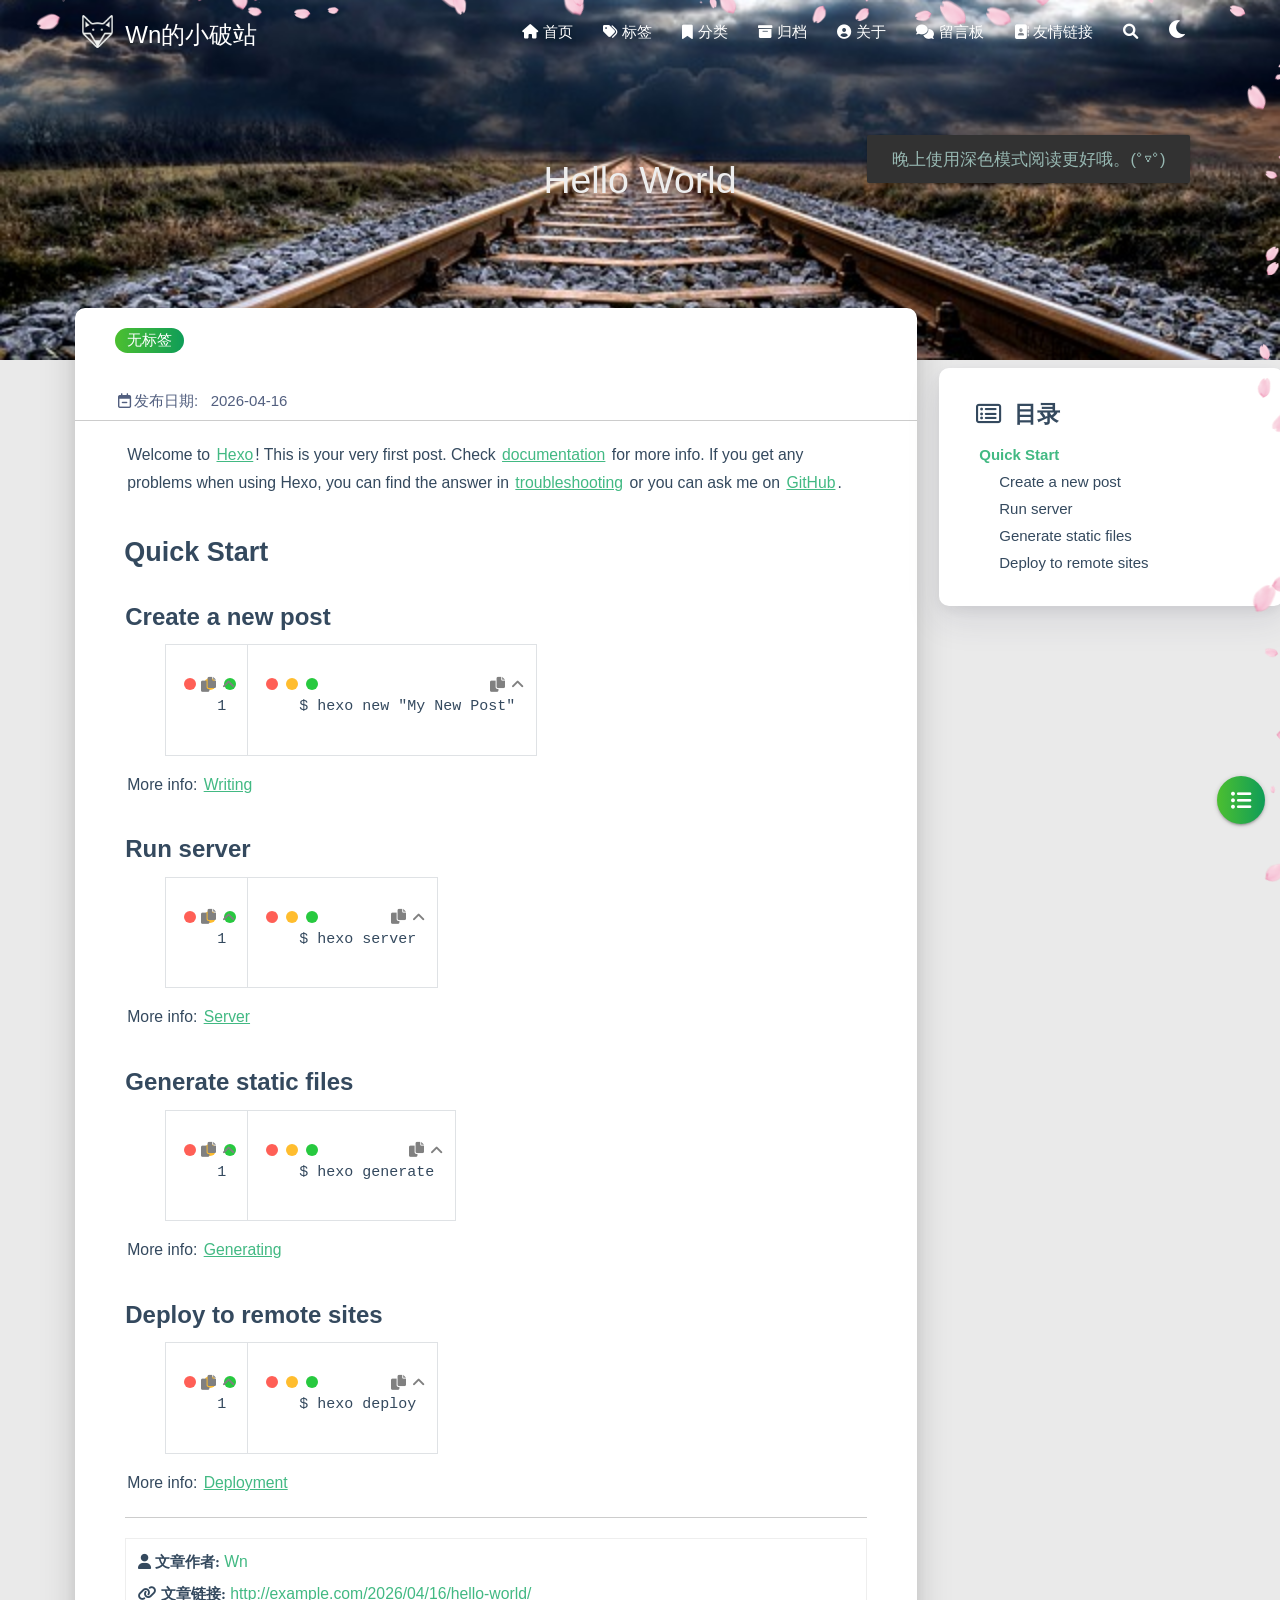
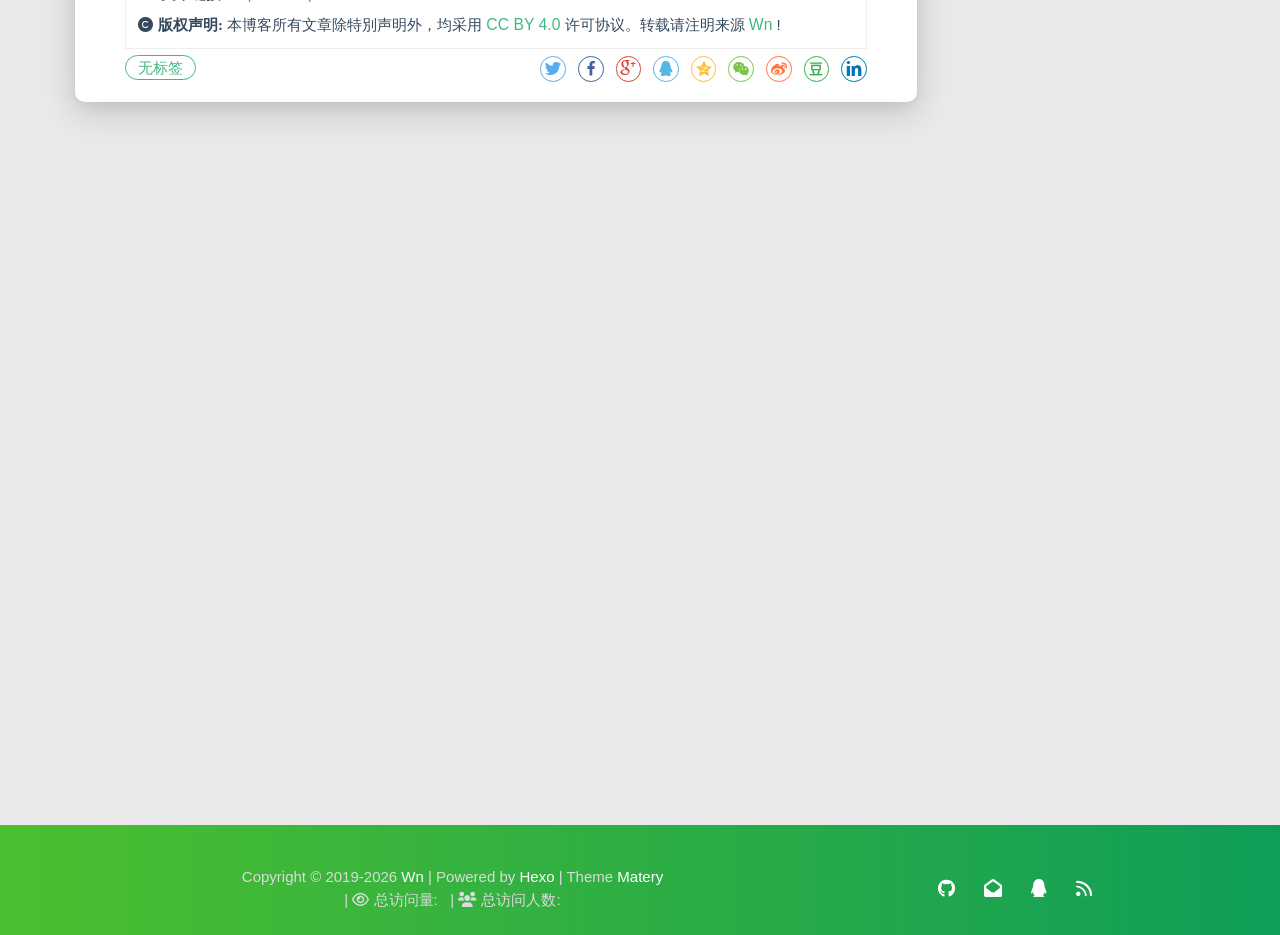
<file: 2026/04/16/hello-world/index.html>
<!DOCTYPE HTML>
<html lang="zh-CN">


<head>
    <meta charset="utf-8">
    <meta name="keywords" content="Hello World, Wn的小破站">
    <meta name="description" content="Welcome to Hexo! This is your very first post. Check documentation for more info. If you get any problems when using Hex">
    <meta http-equiv="X-UA-Compatible" content="IE=edge">
    <meta name="viewport" content="width=device-width, initial-scale=1.0, user-scalable=no">
    <meta name="renderer" content="webkit|ie-stand|ie-comp">
    <meta name="mobile-web-app-capable" content="yes">
    <meta name="format-detection" content="telephone=no">
    <meta name="apple-mobile-web-app-capable" content="yes">
    <meta name="apple-mobile-web-app-status-bar-style" content="black-translucent">
    <meta name="referrer" content="no-referrer-when-downgrade">
    <!-- Global site tag (gtag.js) - Google Analytics -->


    <title>Hello World | Wn的小破站</title>
    <link rel="icon" type="image/png" href="/favicon.png">
    


    <!-- bg-cover style     -->



<link rel="stylesheet" type="text/css" href="/libs/awesome/css/all.min.css">
<link rel="stylesheet" type="text/css" href="/libs/materialize/materialize.min.css">
<link rel="stylesheet" type="text/css" href="/libs/aos/aos.css">
<link rel="stylesheet" type="text/css" href="/libs/animate/animate.min.css">
<link rel="stylesheet" type="text/css" href="/libs/lightGallery/css/lightgallery.min.css">
<link rel="stylesheet" type="text/css" href="/css/matery.css">
<link rel="stylesheet" type="text/css" href="/css/my.css">
<link rel="stylesheet" type="text/css" href="/css/dark.css" media="none" onload="if(media!='all')media='all'">




    <link rel="stylesheet" href="/libs/tocbot/tocbot.css">
    <link rel="stylesheet" href="/css/post.css">




    



    <script src="/libs/jquery/jquery-3.6.0.min.js"></script>

<meta name="generator" content="Hexo 7.3.0"><link rel="alternate" href="/atom.xml" title="Wn的小破站" type="application/atom+xml">
<link rel="stylesheet" href="/css/prism.css" type="text/css">
<link rel="stylesheet" href="/css/prism-line-numbers.css" type="text/css"></head>


<body>
    <header class="navbar-fixed">
    <nav id="headNav" class="bg-color nav-transparent">
        <div id="navContainer" class="nav-wrapper container">
            <div class="brand-logo">
                <a href="/" class="waves-effect waves-light">
                    
                    <img src="/medias/logo.png" class="logo-img" alt="LOGO">
                    
                    <span class="logo-span">Wn的小破站</span>
                </a>
            </div>
            

<a href="#" data-target="mobile-nav" class="sidenav-trigger button-collapse"><i class="fas fa-bars"></i></a>
<ul class="right nav-menu">
  
  <li class="hide-on-med-and-down nav-item">
    
    <a href="/" class="waves-effect waves-light">
      
      <i class="fas fa-home" style="zoom: 0.6;"></i>
      
      <span>首页</span>
    </a>
    
  </li>
  
  <li class="hide-on-med-and-down nav-item">
    
    <a href="/tags" class="waves-effect waves-light">
      
      <i class="fas fa-tags" style="zoom: 0.6;"></i>
      
      <span>标签</span>
    </a>
    
  </li>
  
  <li class="hide-on-med-and-down nav-item">
    
    <a href="/categories" class="waves-effect waves-light">
      
      <i class="fas fa-bookmark" style="zoom: 0.6;"></i>
      
      <span>分类</span>
    </a>
    
  </li>
  
  <li class="hide-on-med-and-down nav-item">
    
    <a href="/archives" class="waves-effect waves-light">
      
      <i class="fas fa-archive" style="zoom: 0.6;"></i>
      
      <span>归档</span>
    </a>
    
  </li>
  
  <li class="hide-on-med-and-down nav-item">
    
    <a href="/about" class="waves-effect waves-light">
      
      <i class="fas fa-user-circle" style="zoom: 0.6;"></i>
      
      <span>关于</span>
    </a>
    
  </li>
  
  <li class="hide-on-med-and-down nav-item">
    
    <a href="/contact" class="waves-effect waves-light">
      
      <i class="fas fa-comments" style="zoom: 0.6;"></i>
      
      <span>留言板</span>
    </a>
    
  </li>
  
  <li class="hide-on-med-and-down nav-item">
    
    <a href="/friends" class="waves-effect waves-light">
      
      <i class="fas fa-address-book" style="zoom: 0.6;"></i>
      
      <span>友情链接</span>
    </a>
    
  </li>
  
  <li>
    <a href="#searchModal" class="modal-trigger waves-effect waves-light">
      <i id="searchIcon" class="fas fa-search" title="搜索" style="zoom: 0.85;"></i>
    </a>
  </li>
  <li>
    <a href="javascript:;" class="waves-effect waves-light" onclick="switchNightMode()" title="深色/浅色模式" >
      <i id="sum-moon-icon" class="fas fa-sun" style="zoom: 0.85;"></i>
    </a>
  </li>
</ul>


<div id="mobile-nav" class="side-nav sidenav">

    <div class="mobile-head bg-color">
        
        <img src="/medias/logo.png" class="logo-img circle responsive-img">
        
        <div class="logo-name">Wn的小破站</div>
        <div class="logo-desc">
            
            不忘其所始，不求其所终
            
        </div>
    </div>

    <ul class="menu-list mobile-menu-list">
        
        <li class="m-nav-item">
	  
		<a href="/" class="waves-effect waves-light">
			
			    <i class="fa-fw fas fa-home"></i>
			
			首页
		</a>
          
        </li>
        
        <li class="m-nav-item">
	  
		<a href="/tags" class="waves-effect waves-light">
			
			    <i class="fa-fw fas fa-tags"></i>
			
			标签
		</a>
          
        </li>
        
        <li class="m-nav-item">
	  
		<a href="/categories" class="waves-effect waves-light">
			
			    <i class="fa-fw fas fa-bookmark"></i>
			
			分类
		</a>
          
        </li>
        
        <li class="m-nav-item">
	  
		<a href="/archives" class="waves-effect waves-light">
			
			    <i class="fa-fw fas fa-archive"></i>
			
			归档
		</a>
          
        </li>
        
        <li class="m-nav-item">
	  
		<a href="/about" class="waves-effect waves-light">
			
			    <i class="fa-fw fas fa-user-circle"></i>
			
			关于
		</a>
          
        </li>
        
        <li class="m-nav-item">
	  
		<a href="/contact" class="waves-effect waves-light">
			
			    <i class="fa-fw fas fa-comments"></i>
			
			留言板
		</a>
          
        </li>
        
        <li class="m-nav-item">
	  
		<a href="/friends" class="waves-effect waves-light">
			
			    <i class="fa-fw fas fa-address-book"></i>
			
			友情链接
		</a>
          
        </li>
        
        
        <li><div class="divider"></div></li>
        <li>
            <a href="https://github.com/blinkfox/hexo-theme-matery" class="waves-effect waves-light" target="_blank">
                <i class="fab fa-github-square fa-fw"></i>Fork Me
            </a>
        </li>
        
    </ul>
</div>


        </div>

        
            <style>
    .nav-transparent .github-corner {
        display: none !important;
    }

    .github-corner {
        position: absolute;
        z-index: 10;
        top: 0;
        right: 0;
        border: 0;
        transform: scale(1.1);
    }

    .github-corner svg {
        color: #0f9d58;
        fill: #fff;
        height: 64px;
        width: 64px;
    }

    .github-corner:hover .octo-arm {
        animation: a 0.56s ease-in-out;
    }

    .github-corner .octo-arm {
        animation: none;
    }

    @keyframes a {
        0%,
        to {
            transform: rotate(0);
        }
        20%,
        60% {
            transform: rotate(-25deg);
        }
        40%,
        80% {
            transform: rotate(10deg);
        }
    }
</style>

<a href="https://github.com/blinkfox/hexo-theme-matery" class="github-corner tooltipped hide-on-med-and-down" target="_blank"
   data-tooltip="Fork Me" data-position="left" data-delay="50">
    <svg viewBox="0 0 250 250" aria-hidden="true">
        <path d="M0,0 L115,115 L130,115 L142,142 L250,250 L250,0 Z"></path>
        <path d="M128.3,109.0 C113.8,99.7 119.0,89.6 119.0,89.6 C122.0,82.7 120.5,78.6 120.5,78.6 C119.2,72.0 123.4,76.3 123.4,76.3 C127.3,80.9 125.5,87.3 125.5,87.3 C122.9,97.6 130.6,101.9 134.4,103.2"
              fill="currentColor" style="transform-origin: 130px 106px;" class="octo-arm"></path>
        <path d="M115.0,115.0 C114.9,115.1 118.7,116.5 119.8,115.4 L133.7,101.6 C136.9,99.2 139.9,98.4 142.2,98.6 C133.8,88.0 127.5,74.4 143.8,58.0 C148.5,53.4 154.0,51.2 159.7,51.0 C160.3,49.4 163.2,43.6 171.4,40.1 C171.4,40.1 176.1,42.5 178.8,56.2 C183.1,58.6 187.2,61.8 190.9,65.4 C194.5,69.0 197.7,73.2 200.1,77.6 C213.8,80.2 216.3,84.9 216.3,84.9 C212.7,93.1 206.9,96.0 205.4,96.6 C205.1,102.4 203.0,107.8 198.3,112.5 C181.9,128.9 168.3,122.5 157.7,114.1 C157.9,116.9 156.7,120.9 152.7,124.9 L141.0,136.5 C139.8,137.7 141.6,141.9 141.8,141.8 Z"
              fill="currentColor" class="octo-body"></path>
    </svg>
</a>
        
    </nav>

</header>

    



<div class="bg-cover pd-header post-cover" style="background-image: url('/medias/featureimages/12.jpg')">
    <div class="container" style="right: 0px;left: 0px;">
        <div class="row">
            <div class="col s12 m12 l12">
                <div class="brand">
                    <h1 class="description center-align post-title">Hello World</h1>
                </div>
            </div>
        </div>
    </div>
</div>




<main class="post-container content">

    
    <div class="row">
    <div id="main-content" class="col s12 m12 l9">
        <!-- 文章内容详情 -->
<div id="artDetail">
    <div class="card">
        <div class="card-content article-info">
            <div class="row tag-cate">
                <div class="col s7">
                    
                          <div class="article-tag">
                            <span class="chip bg-color">无标签</span>
                          </div>
                    
                </div>
                <div class="col s5 right-align">
                    
                </div>
            </div>

            <div class="post-info">
                
                <div class="post-date info-break-policy">
                    <i class="far fa-calendar-minus fa-fw"></i>发布日期:&nbsp;&nbsp;
                    2026-04-16
                </div>
                

                

                

                

                
            </div>
        </div>
        <hr class="clearfix">

        

        

        <div class="card-content article-card-content">
            <div id="articleContent">
                <p>Welcome to <a target="_blank" rel="noopener" href="https://hexo.io/">Hexo</a>! This is your very first post. Check <a target="_blank" rel="noopener" href="https://hexo.io/docs/">documentation</a> for more info. If you get any problems when using Hexo, you can find the answer in <a target="_blank" rel="noopener" href="https://hexo.io/docs/troubleshooting.html">troubleshooting</a> or you can ask me on <a target="_blank" rel="noopener" href="https://github.com/hexojs/hexo/issues">GitHub</a>.</p>
<h2 id="Quick-Start"><a href="#Quick-Start" class="headerlink" title="Quick Start"></a>Quick Start</h2><h3 id="Create-a-new-post"><a href="#Create-a-new-post" class="headerlink" title="Create a new post"></a>Create a new post</h3><figure class="highlight bash"><table><tr><td class="gutter"><pre><span class="line">1</span><br></pre></td><td class="code"><pre><span class="line">$ hexo new <span class="string">&quot;My New Post&quot;</span></span><br></pre></td></tr></table></figure>

<p>More info: <a target="_blank" rel="noopener" href="https://hexo.io/docs/writing.html">Writing</a></p>
<h3 id="Run-server"><a href="#Run-server" class="headerlink" title="Run server"></a>Run server</h3><figure class="highlight bash"><table><tr><td class="gutter"><pre><span class="line">1</span><br></pre></td><td class="code"><pre><span class="line">$ hexo server</span><br></pre></td></tr></table></figure>

<p>More info: <a target="_blank" rel="noopener" href="https://hexo.io/docs/server.html">Server</a></p>
<h3 id="Generate-static-files"><a href="#Generate-static-files" class="headerlink" title="Generate static files"></a>Generate static files</h3><figure class="highlight bash"><table><tr><td class="gutter"><pre><span class="line">1</span><br></pre></td><td class="code"><pre><span class="line">$ hexo generate</span><br></pre></td></tr></table></figure>

<p>More info: <a target="_blank" rel="noopener" href="https://hexo.io/docs/generating.html">Generating</a></p>
<h3 id="Deploy-to-remote-sites"><a href="#Deploy-to-remote-sites" class="headerlink" title="Deploy to remote sites"></a>Deploy to remote sites</h3><figure class="highlight bash"><table><tr><td class="gutter"><pre><span class="line">1</span><br></pre></td><td class="code"><pre><span class="line">$ hexo deploy</span><br></pre></td></tr></table></figure>

<p>More info: <a target="_blank" rel="noopener" href="https://hexo.io/docs/one-command-deployment.html">Deployment</a></p>

                
            </div>
            <hr/>

            

    <div class="reprint" id="reprint-statement">
        
            <div class="reprint__author">
                <span class="reprint-meta" style="font-weight: bold;">
                    <i class="fas fa-user">
                        文章作者:
                    </i>
                </span>
                <span class="reprint-info">
                    <a href="/about" rel="external nofollow noreferrer">Wn</a>
                </span>
            </div>
            <div class="reprint__type">
                <span class="reprint-meta" style="font-weight: bold;">
                    <i class="fas fa-link">
                        文章链接:
                    </i>
                </span>
                <span class="reprint-info">
                    <a href="http://example.com/2026/04/16/hello-world/">http://example.com/2026/04/16/hello-world/</a>
                </span>
            </div>
            <div class="reprint__notice">
                <span class="reprint-meta" style="font-weight: bold;">
                    <i class="fas fa-copyright">
                        版权声明:
                    </i>
                </span>
                <span class="reprint-info">
                    本博客所有文章除特別声明外，均采用
                    <a href="https://creativecommons.org/licenses/by/4.0/deed.zh" rel="external nofollow noreferrer" target="_blank">CC BY 4.0</a>
                    许可协议。转载请注明来源
                    <a href="/about" target="_blank">Wn</a>
                    !
                </span>
            </div>
        
    </div>

    <script async defer>
      document.addEventListener("copy", function (e) {
        let toastHTML = '<span>复制成功，请遵循本文的转载规则</span><button class="btn-flat toast-action" onclick="navToReprintStatement()" style="font-size: smaller">查看</a>';
        M.toast({html: toastHTML})
      });

      function navToReprintStatement() {
        $("html, body").animate({scrollTop: $("#reprint-statement").offset().top - 80}, 800);
      }
    </script>



            <div class="tag_share" style="display: block;">
                <div class="post-meta__tag-list" style="display: inline-block;">
                    
                        <div class="article-tag">
                            <span class="chip bg-color">无标签</span>
                        </div>
                    
                </div>
                <div class="post_share" style="zoom: 80%; width: fit-content; display: inline-block; float: right; margin: -0.15rem 0;">
                    <link rel="stylesheet" type="text/css" href="/libs/share/css/share.min.css">
<div id="article-share">

    
    <div class="social-share" data-sites="twitter,facebook,google,qq,qzone,wechat,weibo,douban,linkedin" data-wechat-qrcode-helper="<p>微信扫一扫即可分享！</p>"></div>
    <script src="/libs/share/js/social-share.min.js"></script>
    

    

</div>

                </div>
            </div>
            
        </div>
    </div>

    
        <link rel="stylesheet" href="/libs/gitalk/gitalk.css">
<link rel="stylesheet" href="/css/my-gitalk.css">

<div class="card gitalk-card" data-aos="fade-up">
    <div class="comment_headling" style="font-size: 20px; font-weight: 700; position: relative; padding-left: 20px; top: 15px; padding-bottom: 5px;">
        <i class="fas fa-comments fa-fw" aria-hidden="true"></i>
        <span>评论</span>
    </div>
    <div id="gitalk-container" class="card-content"></div>
</div>

<script src="/libs/gitalk/gitalk.min.js"></script>
<script>
    let gitalk = new Gitalk({
        clientID: '',
        clientSecret: '',
        repo: '',
        owner: '',
        admin: null,
        id: '2026-04-16T19-37-29',
        distractionFreeMode: false  // Facebook-like distraction free mode
    });

    gitalk.render('gitalk-container');
</script>

    

    

    

    

    

    

    

    

    

<article id="prenext-posts" class="prev-next articles">
    <div class="row article-row">
        
        <div class="article col s12 m6" data-aos="fade-up" data-aos="fade-up">
            <div class="article-badge left-badge text-color">
                <i class="far fa-dot-circle"></i>&nbsp;本篇
            </div>
            <div class="card">
                <a href="/2026/04/16/hello-world/">
                    <div class="card-image">
                        
                        
                        <img src="/medias/featureimages/12.jpg" class="responsive-img" alt="Hello World">
                        
                        <span class="card-title">Hello World</span>
                    </div>
                </a>
                <div class="card-content article-content">
                    <div class="summary block-with-text">
                        
                            
                        
                    </div>
                    <div class="publish-info">
                            <span class="publish-date">
                                <i class="far fa-clock fa-fw icon-date"></i>2026-04-16
                            </span>
                        <span class="publish-author">
                            
                            <i class="fas fa-user fa-fw"></i>
                            Wn
                            
                        </span>
                    </div>
                </div>

                
            </div>
        </div>
        
        
        <div class="article col s12 m6" data-aos="fade-up">
            <div class="article-badge right-badge text-color">
                本篇&nbsp;<i class="far fa-dot-circle"></i>
            </div>
            <div class="card">
                <a href="/2026/04/16/hello-world/">
                    <div class="card-image">
                        
                        
                        <img src="/medias/featureimages/12.jpg" class="responsive-img" alt="Hello World">
                        
                        <span class="card-title">Hello World</span>
                    </div>
                </a>
                <div class="card-content article-content">
                    <div class="summary block-with-text">
                        
                            
                        
                    </div>
                    <div class="publish-info">
                            <span class="publish-date">
                                <i class="far fa-clock fa-fw icon-date"></i>2026-04-16
                            </span>
                        <span class="publish-author">
                            
                            <i class="fas fa-user fa-fw"></i>
                            Wn
                            
                        </span>
                    </div>
                </div>

                
            </div>
        </div>
        
    </div>
</article>

</div>



<!-- 代码块功能依赖 -->
<script type="text/javascript" src="/libs/codeBlock/codeBlockFuction.js"></script>



<!-- 代码语言 -->

<script type="text/javascript" src="/libs/codeBlock/codeLang.js"></script>


<!-- 代码块复制 -->

<script type="text/javascript" src="/libs/codeBlock/codeCopy.js"></script>


<!-- 代码块收缩 -->

<script type="text/javascript" src="/libs/codeBlock/codeShrink.js"></script>



    </div>
    <div id="toc-aside" class="expanded col l3 hide-on-med-and-down">
        <div class="toc-widget card" style="background-color: white;">
            <div class="toc-title"><i class="far fa-list-alt"></i>&nbsp;&nbsp;目录</div>
            <div id="toc-content"></div>
        </div>
    </div>
</div>

<!-- TOC 悬浮按钮. -->

<div id="floating-toc-btn" class="hide-on-med-and-down">
    <a class="btn-floating btn-large bg-color">
        <i class="fas fa-list-ul"></i>
    </a>
</div>


<script src="/libs/tocbot/tocbot.min.js"></script>
<script>
    $(function () {
        tocbot.init({
            tocSelector: '#toc-content',
            contentSelector: '#articleContent',
            headingsOffset: -($(window).height() * 0.4 - 45),
            collapseDepth: Number('0'),
            headingSelector: 'h2, h3, h4'
        });

        // Set scroll toc fixed.
        let tocHeight = parseInt($(window).height() * 0.4 - 64);
        let $tocWidget = $('.toc-widget');
        $(window).scroll(function () {
            let scroll = $(window).scrollTop();
            /* add post toc fixed. */
            if (scroll > tocHeight) {
                $tocWidget.addClass('toc-fixed');
            } else {
                $tocWidget.removeClass('toc-fixed');
            }
        });

        
        /* 修复文章卡片 div 的宽度. */
        let fixPostCardWidth = function (srcId, targetId) {
            let srcDiv = $('#' + srcId);
            if (srcDiv.length === 0) {
                return;
            }

            let w = srcDiv.width();
            if (w >= 450) {
                w = w + 21;
            } else if (w >= 350 && w < 450) {
                w = w + 18;
            } else if (w >= 300 && w < 350) {
                w = w + 16;
            } else {
                w = w + 14;
            }
            $('#' + targetId).width(w);
        };

        // 切换TOC目录展开收缩的相关操作.
        const expandedClass = 'expanded';
        let $tocAside = $('#toc-aside');
        let $mainContent = $('#main-content');
        $('#floating-toc-btn .btn-floating').click(function () {
            if ($tocAside.hasClass(expandedClass)) {
                $tocAside.removeClass(expandedClass).hide();
                $mainContent.removeClass('l9');
            } else {
                $tocAside.addClass(expandedClass).show();
                $mainContent.addClass('l9');
            }
            fixPostCardWidth('artDetail', 'prenext-posts');
        });
        
    });
</script>

    

</main>




    <footer class="page-footer bg-color">
    
        <link rel="stylesheet" href="/libs/aplayer/APlayer.min.css">
<style>
    .aplayer .aplayer-lrc p {
        
        display: none;
        
        font-size: 12px;
        font-weight: 700;
        line-height: 16px !important;
    }

    .aplayer .aplayer-lrc p.aplayer-lrc-current {
        
        display: none;
        
        font-size: 15px;
        color: #42b983;
    }

    
    .aplayer.aplayer-fixed.aplayer-narrow .aplayer-body {
        left: -66px !important;
    }

    .aplayer.aplayer-fixed.aplayer-narrow .aplayer-body:hover {
        left: 0px !important;
    }

    
</style>
<div class="">
    
    <div class="row">
        <meting-js class="col l8 offset-l2 m10 offset-m1 s12"
                   server="netease"
                   type="playlist"
                   id="503838841"
                   fixed='true'
                   autoplay='false'
                   theme='#42b983'
                   loop='all'
                   order='random'
                   preload='auto'
                   volume='0.7'
                   list-folded='true'
        >
        </meting-js>
    </div>
</div>

<script src="/libs/aplayer/APlayer.min.js"></script>
<script src="/libs/aplayer/Meting.min.js"></script>

    

    <div class="container row center-align"
         style="margin-bottom: 0px !important;">
        <div class="col s12 m8 l8 copy-right">
            Copyright&nbsp;&copy;
            
                <span id="year">2019-2026</span>
            
            <a href="/about" target="_blank">Wn</a>
            |&nbsp;Powered by&nbsp;<a href="https://hexo.io/" target="_blank">Hexo</a>
            |&nbsp;Theme&nbsp;<a href="https://github.com/blinkfox/hexo-theme-matery" target="_blank">Matery</a>
            
            <br>
            
            
            
                
            
            
                <span id="busuanzi_container_site_pv">
                &nbsp;|&nbsp;<i class="far fa-eye"></i>&nbsp;总访问量:&nbsp;
                    <span id="busuanzi_value_site_pv" class="white-color"></span>
            </span>
            
            
                <span id="busuanzi_container_site_uv">
                &nbsp;|&nbsp;<i class="fas fa-users"></i>&nbsp;总访问人数:&nbsp;
                    <span id="busuanzi_value_site_uv" class="white-color"></span>
            </span>
            
            <br>

            <!-- 运行天数提醒. -->
            
            <br>
            
        </div>
        <div class="col s12 m4 l4 social-link social-statis">
    <a href="https://github.com/wei041025" class="tooltipped" target="_blank" data-tooltip="访问我的GitHub" data-position="top" data-delay="50">
        <i class="fab fa-github"></i>
    </a>



    <a href="mailto:3117782672@qq.com" class="tooltipped" target="_blank" data-tooltip="邮件联系我" data-position="top" data-delay="50">
        <i class="fas fa-envelope-open"></i>
    </a>







    <a href="tencent://AddContact/?fromId=50&fromSubId=1&subcmd=all&uin=3117782672" class="tooltipped" target="_blank" data-tooltip="QQ联系我: 3117782672" data-position="top" data-delay="50">
        <i class="fab fa-qq"></i>
    </a>







    <a href="/atom.xml" class="tooltipped" target="_blank" data-tooltip="RSS 订阅" data-position="top" data-delay="50">
        <i class="fas fa-rss"></i>
    </a>

</div>
    </div>
</footer>

<div class="progress-bar"></div>


    <!-- 搜索遮罩框 -->
<div id="searchModal" class="modal">
    <div class="modal-content">
        <div class="search-header">
            <span class="title"><i class="fas fa-search"></i>&nbsp;&nbsp;搜索</span>
            <input type="search" id="searchInput" name="s" placeholder="请输入搜索的关键字"
                   class="search-input">
        </div>
        <div id="searchResult"></div>
    </div>
</div>

<script type="text/javascript">
$(function () {
    var searchFunc = function (path, search_id, content_id) {
        'use strict';
        $.ajax({
            url: path,
            dataType: "xml",
            success: function (xmlResponse) {
                // get the contents from search data
                var datas = $("entry", xmlResponse).map(function () {
                    return {
                        title: $("title", this).text(),
                        content: $("content", this).text(),
                        url: $("url", this).text()
                    };
                }).get();
                var $input = document.getElementById(search_id);
                var $resultContent = document.getElementById(content_id);
                $input.addEventListener('input', function () {
                    var str = '<ul class=\"search-result-list\">';
                    var keywords = this.value.trim().toLowerCase().split(/[\s\-]+/);
                    $resultContent.innerHTML = "";
                    if (this.value.trim().length <= 0) {
                        return;
                    }
                    // perform local searching
                    datas.forEach(function (data) {
                        var isMatch = true;
                        var data_title = data.title.trim().toLowerCase();
                        var data_content = data.content.trim().replace(/<[^>]+>/g, "").toLowerCase();
                        var data_url = data.url;
                        data_url = data_url.indexOf('/') === 0 ? data.url : '/' + data_url;
                        var index_title = -1;
                        var index_content = -1;
                        var first_occur = -1;
                        // only match artiles with not empty titles and contents
                        if (data_title !== '' && data_content !== '') {
                            keywords.forEach(function (keyword, i) {
                                index_title = data_title.indexOf(keyword);
                                index_content = data_content.indexOf(keyword);
                                if (index_title < 0 && index_content < 0) {
                                    isMatch = false;
                                } else {
                                    if (index_content < 0) {
                                        index_content = 0;
                                    }
                                    if (i === 0) {
                                        first_occur = index_content;
                                    }
                                }
                            });
                        }
                        // show search results
                        if (isMatch) {
                            str += "<li><a href='" + data_url + "' class='search-result-title'>" + data_title + "</a>";
                            var content = data.content.trim().replace(/<[^>]+>/g, "");
                            if (first_occur >= 0) {
                                // cut out 100 characters
                                var start = first_occur - 20;
                                var end = first_occur + 80;
                                if (start < 0) {
                                    start = 0;
                                }
                                if (start === 0) {
                                    end = 100;
                                }
                                if (end > content.length) {
                                    end = content.length;
                                }
                                var match_content = content.substr(start, end);
                                // highlight all keywords
                                keywords.forEach(function (keyword) {
                                    var regS = new RegExp(keyword, "gi");
                                    match_content = match_content.replace(regS, "<em class=\"search-keyword\">" + keyword + "</em>");
                                });

                                str += "<p class=\"search-result\">" + match_content + "...</p>"
                            }
                            str += "</li>";
                        }
                    });
                    str += "</ul>";
                    $resultContent.innerHTML = str;
                });
            }
        });
    };

    searchFunc('/search.xml', 'searchInput', 'searchResult');
});
</script>

    <!-- 白天和黑夜主题 -->
<div class="stars-con">
    <div id="stars"></div>
    <div id="stars2"></div>
    <div id="stars3"></div>  
</div>

<script>
    function switchNightMode() {
        $('<div class="Cuteen_DarkSky"><div class="Cuteen_DarkPlanet"></div></div>').appendTo($('body')),
        setTimeout(function () {
            $('body').hasClass('DarkMode') 
            ? ($('body').removeClass('DarkMode'), localStorage.setItem('isDark', '0'), $('#sum-moon-icon').removeClass("fa-sun").addClass('fa-moon')) 
            : ($('body').addClass('DarkMode'), localStorage.setItem('isDark', '1'), $('#sum-moon-icon').addClass("fa-sun").removeClass('fa-moon')),
            
            setTimeout(function () {
            $('.Cuteen_DarkSky').fadeOut(1e3, function () {
                $(this).remove()
            })
            }, 2e3)
        })
    }
</script>

    <!-- 回到顶部按钮 -->
<div id="backTop" class="top-scroll">
    <a class="btn-floating btn-large waves-effect waves-light" href="#!">
        <i class="fas fa-arrow-up"></i>
    </a>
</div>


    <script src="/libs/materialize/materialize.min.js"></script>
    <script src="/libs/masonry/masonry.pkgd.min.js"></script>
    <script src="/libs/aos/aos.js"></script>
    <script src="/libs/scrollprogress/scrollProgress.min.js"></script>
    <script src="/libs/lightGallery/js/lightgallery-all.min.js"></script>
    <script src="/js/matery.js"></script>

    

    
    
    
        
        <script type="text/javascript">
            // 只在桌面版网页启用特效
            var windowWidth = $(window).width();
            if (windowWidth > 768) {
                document.write('<script type="text/javascript" src="/libs/others/sakura.js"><\/script>');
            }
        </script>
    

    <!-- 雪花特效 -->
    

    <!-- 鼠标星星特效 -->
    

     
        <script src="https://ssl.captcha.qq.com/TCaptcha.js"></script>
        <script src="/libs/others/TencentCaptcha.js"></script>
        <button id="TencentCaptcha" data-appid="xxxxxxxxxx" data-cbfn="callback" type="button" hidden></button>
    

    <!-- Baidu Analytics -->

    <!-- Baidu Push -->

<script>
    (function () {
        var bp = document.createElement('script');
        var curProtocol = window.location.protocol.split(':')[0];
        if (curProtocol === 'https') {
            bp.src = 'https://zz.bdstatic.com/linksubmit/push.js';
        } else {
            bp.src = 'http://push.zhanzhang.baidu.com/push.js';
        }
        var s = document.getElementsByTagName("script")[0];
        s.parentNode.insertBefore(bp, s);
    })();
</script>

    
    <script src="/libs/others/clicklove.js" async="async"></script>
    
    
    <script async src="/libs/others/busuanzi.pure.mini.js"></script>
    

    

    

    <!--腾讯兔小巢-->
    
    

    

    

    
    <script src="/libs/instantpage/instantpage.js" type="module"></script>
    

</body>

</html>
</file>
<file: css/indexcover.css>
.carousel-control {
    width: 45px;
    height: 45px;
    line-height: 55px;
    border-radius: 45px;
    background: transparent;
    cursor: pointer;
    z-index: 100;
    display: flex;
    justify-content: center;
    align-items: center;
}

#prev-cover {
    position: absolute;
    top: 48%;
    left: 8px;
}

#next-cover {
    position: absolute;
    top: 48%;
    right: 8px;;
}

#prev-cover i {
    margin-right: 3px;
}

#next-cover i {
    margin-left: 3px;
}

.carousel-control:hover {
    background-color: rgba(0, 0, 0, .4);
}

.carousel-control i {
    color: #fff;
    font-size: 2.4rem;
}
</file>
<file: css/matery.css>
/*全局基础样式*/
/*小屏幕下(手机类)的样式*/
@media only screen and (max-width: 601px) {
    .container {
        width: 95%;
    }
}

/*中等屏幕下(平板类)的样式*/
@media only screen and (min-width: 600px) and (max-width: 992px) {
    .container {
        width: 90%;
    }
}

/*大屏幕下(桌面类)的样式*/
@media only screen and (min-width: 993px) {
    .container {
        width: 90%;
        max-width: 1125px;
    }

    .head-container {
        position: absolute;
        padding: 0 30px;
        width: 100%;
    }

    .post-container {
        width: 90%;
        margin: 0 auto;
        max-width: 1250px;
    }
}

body {
    background-color: #eaeaea;
    margin: 0;
    color: #34495e;
    overflow-x: hidden;
    overflow-y: auto;
}

h1 {
    margin: 48px 0 22px -5px;
    font-size: 2.0rem;
    font-weight: bold;
    line-height: 2.0rem;
}

h2 {
    margin: 42px 0 18px -5px;
    font-size: 1.8rem;
    font-weight: bold;
    line-height: 1.8rem;
}

h3 {
    margin: 38px 0 15px -4px;
    font-size: 1.6rem;
    font-weight: bold;
    line-height: 1.7rem;
}

h4 {
    margin: 32px 0 12px -4px;
    font-size: 1.45rem;
    font-weight: bold;
    line-height: 1.45rem;
}

h5 {
    margin: 28px 0 8px -4px;
    font-size: 1.2rem;
    font-weight: bold;
    line-height: 1.2rem;
}

h6 {
    margin: 22px 0 4px -4px;
    font-size: 1.1rem;
    line-height: 1.1rem;
}

p {
    font-size: 1rem;
    line-height: 1.5rem;
}

hr {
    margin: 20px 0;
    border: 0;
    border-top: 1px solid #ccc;
}

blockquote {
    border-left: 5px solid #42b983;
    padding: 1rem 0.8rem 0.2rem 0.8rem;
    color: #666;
    background-color: rgba(66, 185, 131, .1);
}

pre {
    padding: 2rem 1rem 1rem 3rem !important;
    border-radius: 0.35rem;
    tab-size: 4;
}

.code-area::after {
    content: " ";
    position: absolute;
    border-radius: 50%;
    background: #ff5f56;
    width: 12px;
    height: 12px;
    top: 0;
    left: 12px;
    margin-top: 12px;
    -webkit-box-shadow: 20px 0 #ffbd2e, 40px 0 #27c93f;
    box-shadow: 20px 0 #ffbd2e, 40px 0 #27c93f;
}

code {
    padding: 1px 5px;
    top: 13px !important;
    font-family: Inconsolata, Monaco, Consolas, 'Courier New', Courier, monospace;
    font-size: 0.91rem;
    color: #e96900;
    background-color: #f8f8f8;
    border-radius: 2px;
}

.code_copy {
    position: absolute;
    top: 0.7rem;
    right: 25px;
    z-index: 1;
    filter: invert(50%);
    cursor: pointer;
}

.codecopy_notice {
    position: absolute;
    top: 0.7rem;
    right: 6px;
    z-index: 1;
    filter: invert(50%);
    opacity: 0;
}

.code_lang {
    position: absolute;
    top: 1.2rem;
    right: 46px;
    line-height: 0;
    font-weight: bold;
    font-family: Consolas, Monaco, 'Andale Mono', 'Ubuntu Mono', monospace;
    z-index: 1;
    filter: invert(50%);
    cursor: pointer;
}

.code-expand {
    position: absolute;
    top: 4px;
    right: 0;
    filter: invert(50%);
    padding: 7px;
    z-index: 999 !important;
    cursor: pointer;
    transition: all .3s;
    transform: rotate(0deg);
}

.code-closed .code-expand {
    transform: rotate(-180deg) !important;
    transition: all .3s;
}

.code-closed pre::before {
    height: 0;
}

pre code {
    padding: 0;
    color: #e8eaf6;
    background-color: #272822;
}

/* 键盘 kbd 标签样式 */
kbd {
    margin: 0 3px;
    padding: 3px 5px;
    border-radius: 3px;
    border: 1px solid #b4b4b4;
    box-shadow: 0 1px 3px rgba(0, 0, 0, 0.25), 0 2px 1px 0 rgba(255, 255, 255, 0.6) inset;
    font-family: Consolas, Monaco, 'Andale Mono', 'Ubuntu Mono', monospace;
    font-size: 0.9rem;
    font-weight: 600;
    background-color: #f8f8f8;
    color: #34495e;
    line-height: 1.8rem;
    white-space: nowrap;
}

b,
strong {
    font-weight: bold;
}

dfn {
    font-style: italic;
}

small {
    font-size: 85%;
}

cite {
    font-style: normal;
}

mark {
    background-color: #fcf8e3;
    padding: .2em;
}

.card {
    border-radius: 10px;
    box-shadow: 0 15px 35px rgba(50, 50, 93, .1), 0 5px 15px rgba(0, 0, 0, .07) !important;
}

.card .card-image img {
    border-radius: 8px 8px 0 0;
    /* 修改文章列表图片填充样式为 cover 以覆盖整个区域而不会被缩放 */
    object-fit: cover;
}

.container .row {
    margin-bottom: 0;
}

.bg-color {
    background-image: linear-gradient(to right, #4cbf30 0%, #0f9d58 100%);
}

.text-color {
    color: #0f9d58 !important;
}

.white-color {
    color: #fff;
}

.progress-bar {
    height: 4px;
    position: fixed;
    bottom: 0;
    z-index: 300;
    background: linear-gradient(to right, #4cbf30 0%, #0f9d58 100%);
    opacity: 0.8;
}

.sidenav-overlay {
    z-index: 500;
}

.pd-header {
    margin-top: -64px;
}

header .side-nav {
    width: 240px;
    z-index: 999;
    box-shadow: 0 2px 5px 0 rgba(0, 0, 0, 0.16), 0 7px 10px 0 rgba(0, 0, 0, 0.12);
}

nav {
    box-shadow: 0 2px 5px 0 rgba(0, 0, 0, 0.16), 0 7px 10px 0 rgba(0, 0, 0, 0.12);
}

header .nav-transparent {
    background-color: transparent !important;
    background-image: none;
    box-shadow: none;
}

header nav .brand-span {
    font-size: 1.45rem;
}

header .brand-logo .logo-img {
    height: 45px;
    vertical-align: middle;
    padding-bottom: 6px;
}

header .brand-logo .logo-span {
    font-size: 1.6rem;
}

/*修改顶部 logo 的文字垂直对齐为 top，避免默认 middle 看起来偏下*/
header .brand-logo .waves-effect {
    vertical-align: top;
}

header .button-collapse i {
    font-size: 1.5rem;
}

header .side-nav .mobile-head {
    padding: 0 15px;
}

header .side-nav .mobile-head img {
    margin-top: 30px;
    width: 75px;
    height: 75px;
}

header .side-nav .mobile-head .logo-name {
    margin-top: -30px;
    padding-left: 10px;
    font-size: 1.5rem;
}

header .side-nav .mobile-head .logo-desc {
    margin-top: -10px;
    padding-left: 10px;
    padding-bottom: 10px;
    font-size: 0.8rem;
    line-height: 1.3rem;
    color: #e3e3e3;
}

header .side-nav .menu-list li {
    padding: 0;
    margin-left: -15px;
}

header .side-nav .menu-list a {
    height: 50px;
    line-height: 50px;
    color: #34495e !important;
}

.mobile-menu-list a i {
    margin-left: 8px !important;
    font-size: 1.16rem;
    color: #34495e !important;
}

header .side-nav .fa-fw {
    width: 3.3rem;
    text-align: left;
}

header .side-nav .social-link {
    position: absolute;
    bottom: 45px;
    padding-left: 15px;
}

.social-link a {
    font-size: 1.2rem;
    display: inline;
    padding: 0 12px;
}

.cover-btns {
    position: relative;
    top: 10vh;
    text-align: center;
}

.cover-btns a {
    margin: 10px 15px;
    padding: 0 35px;
    height: 45px;
    line-height: 45px;
    font-size: 1rem;
    color: #fff;
    border: 1px solid #fff;
    background-color: transparent;
    border-radius: 30px;
    box-shadow: none;
}

.cover-btns a:hover {
    border: 1px solid #f44336;
    background-color: #f44336;
    box-shadow: 0 14px 26px -12px rgba(233, 30, 99, 0.42),
    0 4px 23px 0 rgba(0, 0, 0, 0.12),
    0 8px 10px -5px rgba(233, 30, 99, 0.2);
}

.cover-btns a i {
    font-size: 1.1rem;
    padding-right: 5px;
}

.scroll-down {
    background: #333;
    margin: 100px auto;
    -webkit-animation: scroll-down 1.5s infinite;
    -moz-animation: scroll-down 1.5s infinite;
    -o-animation: scroll-down 1.5s infinite;
    animation: scroll-down 1.5s infinite;
}

@-moz-keyframes scroll-down {
    0% {
        opacity: 0.4;
        -ms-filter: "progid:DXImageTransform.Microsoft.Alpha(Opacity=40)";
        filter: alpha(opacity=40);
        top: 0;
    }

    50% {
        opacity: 1;
        -ms-filter: none;
        filter: none;
        top: -16px;
    }

    100% {
        opacity: 0.4;
        -ms-filter: "progid:DXImageTransform.Microsoft.Alpha(Opacity=40)";
        filter: alpha(opacity=40);
        top: 0;
    }
}

@-webkit-keyframes scroll-down {
    0% {
        opacity: 0.4;
        -ms-filter: "progid:DXImageTransform.Microsoft.Alpha(Opacity=40)";
        filter: alpha(opacity=40);
        top: 0;
    }

    50% {
        opacity: 1;
        -ms-filter: none;
        filter: none;
        top: -16px;
    }

    100% {
        opacity: 0.4;
        -ms-filter: "progid:DXImageTransform.Microsoft.Alpha(Opacity=40)";
        filter: alpha(opacity=40);
        top: 0;
    }
}

@-o-keyframes scroll-down {
    0% {
        opacity: 0.4;
        -ms-filter: "progid:DXImageTransform.Microsoft.Alpha(Opacity=40)";
        filter: alpha(opacity=40);
        top: 0;
    }

    50% {
        opacity: 1;
        -ms-filter: none;
        filter: none;
        top: -16px;
    }

    100% {
        opacity: 0.4;
        -ms-filter: "progid:DXImageTransform.Microsoft.Alpha(Opacity=40)";
        filter: alpha(opacity=40);
        top: 0;
    }
}

@keyframes scroll-down {
    0% {
        opacity: 0.4;
        -ms-filter: "progid:DXImageTransform.Microsoft.Alpha(Opacity=40)";
        filter: alpha(opacity=40);
        top: 0;
    }

    50% {
        opacity: 1;
        -ms-filter: none;
        filter: none;
        top: -16px;
    }

    100% {
        opacity: 0.4;
        -ms-filter: "progid:DXImageTransform.Microsoft.Alpha(Opacity=40)";
        filter: alpha(opacity=40);
        top: 0;
    }
}

.cover-social-link {
    position: relative;
    top: 23vh;
    width: 100%;
    text-align: center;
}

.cover-social-link a {
    padding: 0 15px;
    font-size: 1.35rem;
    color: #fff;
}

header .go-back {
    float: left;
    position: relative;
    padding-left: 5px;
    padding-right: 5px;
    z-index: 1;
    height: 56px;
}

header .go-back i {
    font-size: 1.6rem;
    font-weight: 200;
    line-height: 56px;
}

/* 背景图效果. */
.bg-cover {
    position: relative;
    display: flex;
    align-items: center;
    height: 60vh;
    padding: 0;
    border: 0;
    overflow: hidden;
    background-position: center center;
    background-size: cover;
    transform: translate3d(0px, 0px, 0px);
}

.index-cover {
    height: 100vh;
}

.post-cover {
    height: 40vh !important;
}

.bg-cover:after {
    -webkit-animation: rainbow 60s infinite;
    animation: rainbow 60s infinite;
}

.bg-cover:before,
.bg-cover:after {
    position: absolute;
    z-index: 1;
    width: 100%;
    height: 100%;
    display: block;
    left: 0;
    top: 0;
    content: "";
}

.bg-cover .container {
    position: relative;
    color: #fff;
    z-index: 2;
}

.bg-cover .title {
    font-size: 4rem;
    line-height: 1.2em;
    margin-bottom: 20px;
    position: relative;
}

.bg-cover .description {
    font-weight: 300;
    font-size: 1.25rem;
    line-height: 1.4em;
    color: #eee;
}

.bg-cover .post-title {
    margin: 0 auto;
    font-size: 2.5rem;
    font-weight: 400;
}

@-webkit-keyframes rainbow {

    0%,
    100% {
        background: rgba(156, 39, 176, 0.75);
        background: linear-gradient(45deg, rgba(156, 39, 176, 0.75) 0%, rgba(156, 39, 176, 0.65) 100%);
        background: -moz-linear-gradient(135deg, rgba(156, 39, 176, 0.75) 0%, rgba(156, 39, 176, 0.65) 100%);
        background: -webkit-linear-gradient(135deg, rgba(156, 39, 176, 0.75) 0%, rgba(156, 39, 176, 0.65) 100%);
    }

    16% {
        background: rgba(132, 13, 121, 0.75);
        background: linear-gradient(45deg, rgba(132, 13, 121, 0.75) 0%, rgba(132, 13, 121, 0.65) 100%);
        background: -moz-linear-gradient(135deg, rgba(132, 13, 121, 0.75) 0%, rgba(132, 13, 121, 0.65) 100%);
        background: -webkit-linear-gradient(135deg, rgba(132, 13, 121, 0.75) 0%, rgba(132, 13, 121, 0.65) 100%);
    }

    32% {
        background: rgba(239, 83, 80, 0.75);
        background: linear-gradient(45deg, rgba(239, 83, 80, 0.75) 0%, rgba(239, 83, 80, 0.65) 100%);
        background: -moz-linear-gradient(135deg, rgba(239, 83, 80, 0.75) 0%, rgba(239, 83, 80, 0.65) 100%);
        background: -webkit-linear-gradient(135deg, rgba(239, 83, 80, 0.75) 0%, rgba(239, 83, 80, 0.65) 100%);
    }

    48% {
        background: rgba(255, 87, 34, 0.75);
        background: linear-gradient(45deg, rgba(255, 87, 34, 0.75) 0%, rgba(255, 87, 34, 0.65) 100%);
        background: -moz-linear-gradient(135deg, rgba(255, 87, 34, 0.75) 0%, rgba(255, 87, 34, 0.65) 100%);
        background: -webkit-linear-gradient(135deg, rgba(255, 87, 34, 0.75) 0%, rgba(255, 87, 34, 0.65) 100%);
    }

    64% {
        background: rgba(255, 160, 0, 0.75);
        background: linear-gradient(45deg, rgba(255, 160, 0, 0.75) 0%, rgba(255, 160, 0, 0.65) 100%);
        background: -moz-linear-gradient(135deg, rgba(255, 160, 0, 0.75) 0%, rgba(255, 112, 66, 0.65) 100%);
        background: -webkit-linear-gradient(135deg, rgba(255, 160, 0, 0.75) 0%, rgba(255, 160, 0, 0.65) 100%);
    }

    80% {
        background: rgba(233, 30, 99, 0.75);
        background: linear-gradient(45deg, rgba(233, 30, 99, 0.75) 0%, rgba(233, 30, 99, 0.65) 100%);
        background: -moz-linear-gradient(135deg, rgba(233, 30, 99, 0.75) 0%, rgba(233, 30, 99, 0.65) 100%);
        background: -webkit-linear-gradient(135deg, rgba(2233, 30, 99, 0.75) 0%, rgba(233, 30, 99, 0.65) 100%);
    }
}

@keyframes rainbow {

    0%,
    100% {
        background: rgba(156, 39, 176, 0.75);
        background: linear-gradient(45deg, rgba(156, 39, 176, 0.75) 0%, rgba(156, 39, 176, 0.65) 100%);
        background: -moz-linear-gradient(135deg, rgba(156, 39, 176, 0.75) 0%, rgba(156, 39, 176, 0.65) 100%);
        background: -webkit-linear-gradient(135deg, rgba(156, 39, 176, 0.75) 0%, rgba(156, 39, 176, 0.65) 100%);
    }

    16% {
        background: rgba(132, 13, 121, 0.75);
        background: linear-gradient(45deg, rgba(132, 13, 121, 0.75) 0%, rgba(132, 13, 121, 0.65) 100%);
        background: -moz-linear-gradient(135deg, rgba(132, 13, 121, 0.75) 0%, rgba(132, 13, 121, 0.65) 100%);
        background: -webkit-linear-gradient(135deg, rgba(132, 13, 121, 0.75) 0%, rgba(132, 13, 121, 0.65) 100%);
    }

    32% {
        background: rgba(239, 83, 80, 0.75);
        background: linear-gradient(45deg, rgba(239, 83, 80, 0.75) 0%, rgba(239, 83, 80, 0.65) 100%);
        background: -moz-linear-gradient(135deg, rgba(239, 83, 80, 0.75) 0%, rgba(239, 83, 80, 0.65) 100%);
        background: -webkit-linear-gradient(135deg, rgba(239, 83, 80, 0.75) 0%, rgba(239, 83, 80, 0.65) 100%);
    }

    48% {
        background: rgba(255, 87, 34, 0.75);
        background: linear-gradient(45deg, rgba(255, 87, 34, 0.75) 0%, rgba(255, 87, 34, 0.65) 100%);
        background: -moz-linear-gradient(135deg, rgba(255, 87, 34, 0.75) 0%, rgba(255, 87, 34, 0.65) 100%);
        background: -webkit-linear-gradient(135deg, rgba(255, 87, 34, 0.75) 0%, rgba(255, 87, 34, 0.65) 100%);
    }

    64% {
        background: rgba(255, 160, 0, 0.75);
        background: linear-gradient(45deg, rgba(255, 160, 0, 0.75) 0%, rgba(255, 160, 0, 0.65) 100%);
        background: -moz-linear-gradient(135deg, rgba(255, 160, 0, 0.75) 0%, rgba(255, 112, 66, 0.65) 100%);
        background: -webkit-linear-gradient(135deg, rgba(255, 160, 0, 0.75) 0%, rgba(255, 160, 0, 0.65) 100%);
    }

    80% {
        background: rgba(233, 30, 99, 0.75);
        background: linear-gradient(45deg, rgba(233, 30, 99, 0.75) 0%, rgba(233, 30, 99, 0.65) 100%);
        background: -moz-linear-gradient(135deg, rgba(233, 30, 99, 0.75) 0%, rgba(233, 30, 99, 0.65) 100%);
        background: -webkit-linear-gradient(135deg, rgba(2233, 30, 99, 0.75) 0%, rgba(233, 30, 99, 0.65) 100%);
    }
}

.index-card {
    margin-top: -10px;
    padding-top: 20px;
}

.carousel-post .title {
    font-size: 2.6rem;
}

.dream {
    margin-top: 20px;
    margin-bottom: 40px;
}

.dream .title,
.music-player .title,
.video-player .title {
    margin-bottom: 20px;
    font-size: 2rem;
    font-weight: 700;
}

.dream .text {
    opacity: .6;
    font-size: 1.1rem;
}

.music-player,
.video-player {
    margin-top: 10px;
    margin-bottom: 50px;
}

.music,
.dplayer-video {
    box-shadow: 0 5px 20px 0 rgba(0, 0, 0, .2), 0 10px 20px -12px rgba(0, 0, 0, .5) !important;
}

#recommend-sections {
    margin-top: -30px;
    padding-top: 30px;
}

.index-card .card .card-content {
    padding: 20px 40px;
}

@media only screen and (min-width: 1418px) {
    .recommend {
        margin-top: 20px;
        padding: 0 0.75rem;
    }
}

@media only screen and (max-width: 601px) {
    .index-card .card .card-content {
        padding: 10px 10px;
    }
}

/*中等屏幕下(平板类)的样式*/
@media only screen and (min-width: 600px) and (max-width: 992px) {
    .index-card .card .card-content {
        padding: 20px 20px;
    }
}

.recommend .row .col {
    padding: 0 1.25rem;
}

.recommend .title {
    margin-top: 25px;
    margin-bottom: 25px;
    text-align: center;
    font-size: 1.8rem;
    font-weight: 700;
    line-height: 1.8rem;
}

.recommend .post-card:before {
    position: absolute;
    z-index: 0;
    width: 100%;
    height: 100%;
    display: block;
    left: 0;
    top: 0;
    content: "";
    background-color: rgba(0, 0, 0, .3);
    border-radius: 10px;
}

.recommend .post-card {
    position: relative;
    width: 100%;
    height: 300px;
    max-height: 300px;
    margin-bottom: 15px;
    margin-top: 15px;
    text-align: center;
    border: 0;
    border-radius: 10px;
    color: rgba(0, 0, 0, .87);
    background: #fff 50%;
    background-size: cover;
    box-shadow: 0 15px 35px rgba(50, 50, 93, .1), 0 5px 15px rgba(0, 0, 0, .07);
}

.recommend .post-card .post-body {
    position: relative;
    margin: 0 auto;
    padding: 1.8rem 1.25rem;
    z-index: 2;
}

.recommend .post-card .post-categories {
    margin: 10px auto;
}

.recommend .post-card .post-categories .category {
    padding: 0 8px;
    color: hsla(0, 0%, 100%, .7) !important;
    font-size: .75rem;
    font-weight: 500;
}

.recommend .post-card a {
    color: #fff;
}

.recommend .post-card .post-title {
    height: 48px;
    margin-top: 10px;
    margin-bottom: 5px;
}

.recommend .post-card .post-description {
    margin: 20px auto;
    max-width: 500px;
    height: 65px;
    max-height: 65px;
    font-size: 14px;
    color: hsla(0, 0%, 100%, .78) !important;
}

.recommend .post-card .read-more {
    height: 40px;
    margin: .6rem 1px;
    font-size: 0.9rem;
    font-weight: 400;
    line-height: 40px;
    color: #fff;
    border-radius: 30px;
    box-shadow: 0 2px 2px 0 rgba(244, 67, 54, .14), 0 3px 1px -2px rgba(244, 67, 54, .2), 0 1px 5px 0 rgba(244, 67, 54, .12);
}

.recommend .post-card .read-more .icon {
    font-size: 1.05rem;
    padding-right: 10px;
}

.archive-calendar {
    margin-top: -60px;
    max-width: 820px;
}

#post-calendar {
    width: 100%;
    height: 225px;
}

.settings-content {
    margin-top: -10px;
}

/*文章列表卡片各样式*/
#articles {
    margin-top: 10px;
    margin-bottom: 10px;
}

article a {
    margin-right: 0 !important;
    color: #525f7f;
    text-transform: none !important;
}

article a:hover {
    font-weight: bold;
    color: #42b983;
    text-decoration: underline;
}

.articles .row {
    margin-left: 0;
    margin-right: 0;
}

article .card {
    border-radius: 8px;
    overflow: hidden;
}

article .card-image {
    background-color: #222;
    border-radius: 8px;
}

article .card-image img {
    height: 220px;
    border-radius: 0.3rem;
    opacity: .7;
}

article .tag-image img {
    height: 220px;
}

article .card .card-content {
    padding: 15px 15px 12px 18px;
}

article .article-content .summary {
    padding-bottom: 2px;
    padding-left: 0;
    margin-bottom: 6px;
    word-break: break-all;
}

article .article-content .publish-author {
    float: right;
}

.publish-date .icon-date {
    padding-right: 5px;
}

.publish-author .icon-category {
    padding-left: 10px;
}

.article-content .publish-author .post-category {
    padding-left: 5px;
}

article .card .card-action {
    padding: 10px 15px 10px 18px;
    border-radius: 0 0 8px 8px !important;
}

article .article-tags .chip {
    margin: 2px;
    font-size: 0.8rem;
    font-weight: 400;
    height: 22px;
    line-height: 22px;
    color: #fff;
    border-radius: 10px;
}

.prev-next {
    margin-left: -0.75rem;
}

.prev-next .article-badge {
    min-width: 3rem;
    margin-top: 7px;
    padding: 3px 10px 3px 8px;
    text-align: center;
    font-size: 1rem;
    line-height: inherit;
    position: absolute;
    box-sizing: border-box;
    z-index: 200;
    background-color: #fff;
    font-weight: 500;
}

.prev-next .left-badge {
    border-radius: 8px 0 8px 0;
}

.prev-next .right-badge {
    border-radius: 0 8px 0 8px;
    right: 10px;
}

.paging {
    margin-bottom: 15px;
}

.paging .row {
    margin-left: 0;
    margin-right: 0;
}

.paging .page-info {
    font-size: 1.4rem;
    color: #888;
    padding-top: 1rem;
}

.paging i {
    font-size: 2.5rem;
}

.paging .disabled {
    background-color: #ccc !important;
}

.paging .disabled i {
    color: #999 !important;
}

/*文章详情样式*/
#artDetail {
    margin-top: -60px;
}

/* 修改小屏幕下文章详情table样式. */
@media only screen and (max-width: 550px) {
    #articleContent table {
        table-layout: fixed;
    }
}

@media only screen and (min-width: 1418px) {
    #artDetail {
        margin-top: -60px;
        padding: 0 0.75rem;
    }
}

#artDetail .card {
    box-shadow: 0 10px 35px 2px rgba(0, 0, 0, .15),
    0 5px 15px rgba(0, 0, 0, .07),
    0 2px 5px -5px rgba(0, 0, 0, .1) !important;
}

#artDetail .tag-cate {
    padding-bottom: 15px;
}

#artDetail a {
    margin-right: 0 !important;
    text-transform: none !important;
}

#artDetail .article-info {
    padding: 20px 30px 1px 40px;
    margin-bottom: -5px;
}

#artDetail .article-tag .chip {
    font-size: 1rem;
    font-weight: 400;
    height: 25px;
    line-height: 24px;
    color: #fff;
    border-radius: 15px;
    margin-right: 5px;
    margin-bottom: 2px;
}

#artDetail .tag_share .article-tag .chip {
    font-size: 1rem;
    font-weight: 400;
    height: 25px;
    line-height: 23px;
    border-radius: 15px;
    margin-right: 5px;
    margin-bottom: 2px;
    color: #42b983;
    background: #fff;
    border: 1px solid;
    transition: all 0.6s ease-in-out;
}

#artDetail .tag_share .article-tag .chip:hover {
    color: #fff;
    background: #42b983;
}

#artDetail .post-cate {
    float: right;
    color: #42b983;
}

#artDetail .post-cate a {
    padding-right: 5px;
    color: #42b983;
    font-weight: 500;
}

#artDetail .post-cate a:hover {
    text-decoration: underline;
}

#artDetail .post-info {
    color: #525f7f;
}

#artDetail .post-info .post-category {
    padding-right: 4px;
    color: #525f7f;
}

#artDetail .post-info .post-category:hover {
    font-weight: bold;
    color: #42b983;
    text-decoration: underline;
}

#artDetail .post-info .post-date {
    color: #525f7f;
}

#artDetail .post-info .post-word-count {
    margin-left: 15px;
}

#artDetail .post-info .post-read {
    margin-left: 15px;
    color: #525f7f;
}

#artDetail .article-card-content {
    padding: 0 15px 20px 18px;
}

@media only screen and (max-width: 601px) {
    #artDetail .article-info {
        padding: 15px 15px 1px 15px;
        margin-bottom: -5px;
    }
}

@media only screen and (min-width: 600px) and (max-width: 992px) {
    #artDetail .article-card-content {
        padding: 0 30px 20px 32px;
    }

    #artDetail .article-info {
        padding: 15px 20px 0 28px;
        margin-bottom: -5px;
    }
}

@media only screen and (min-width: 993px) {
    #artDetail .article-card-content {
        padding: 0 50px 20px 50px;
    }
}

#artDetail .reprint {
    margin: 15px 0 0.4rem;
    padding: 0.5rem 0.8rem;
    border: 1px solid #eee;
    line-height: 2;
    transition: box-shadow 0.3s ease-in-out
}

#artDetail .reprint-info {
    word-break: break-word;
}

#artDetail .reprint:hover {
    box-shadow: 0 0 10px 0 rgba(232, 237, 250, .6), 0 4px 8px 0 rgba(232, 237, 250, .5)
}

#artDetail .reprint a {
    font-size: 1.05rem;
    color: #42b983;
    font-weight: 500;
}

#articleContent p {
    margin: 2px 2px 10px;
    font-size: 1.05rem;
    line-height: 1.85rem;
}

#articleContent blockquote p {
    text-indent: 0.2rem;
}

#articleContent a {
    padding: 0 2px;
    color: #42b983;
    font-weight: 500;
    text-decoration: underline;
    word-wrap: break-word;
}

#articleContent .img-item {
    text-align: center;
}

#articleContent img {
    max-width: 100%;
    height: auto;
    cursor: pointer;
}

#articleContent video {
    display: block;
    margin: 30px auto;
    box-shadow: 0 5px 35px 0 rgba(0, 0, 0, .2), 0 10px 35px -11px rgba(0, 0, 0, .6);
    cursor: pointer;
}

#articleContent ol,
#articleContent ul {
    display: block;
    padding-left: 2em !important;
    word-spacing: 0.05rem;
}

#articleContent ul li,
#articleContent ol li {
    display: list-item;
    line-height: 1.8rem;
    font-size: 1rem;
}

#articleContent ul li {
    list-style-type: disc;
}

#articleContent ul ul li {
    list-style-type: circle;
}

#articleContent table {
    width: 100%;
    display: block;
    border-collapse: collapse;
    border-spacing: 0;
    overflow: auto;
}

/**
#articleContent table,
th,
td {
    padding: 12px 13px;
    border: 1px solid #dfe2e5;
}
**/

table tr:nth-child(2n),
thead {
    background-color: #fafafa;
}

#articleContent table th {
    background-color: #f2f2f2;
    min-width: 80px;
    border: 1px solid #dfe2e5;
    padding: 6px 6px;
}

#articleContent table td {
    min-width: 80px;
    border: 1px solid #dfe2e5;
    padding: 6px 6px;
}

#articleContent [type="checkbox"]:not(:checked),
[type="checkbox"]:checked {
    position: inherit;
    margin-left: -1.3rem;
    margin-right: 0.4rem;
    margin-top: -1px;
    vertical-align: middle;
    left: unset;
    visibility: visible;
}

@media only screen and (min-width: 600px) {
    #article-share .social-share a {
        margin-left: 15px !important;
    }
}

.chip-container {
    margin-top: -60px;
}

.chip-container .tag-title {
    margin-bottom: 10px;
    color: #3C4858;
    font-size: 1.75rem;
    font-weight: 400;
}

.chip-container .tag-chips {
    margin: 1rem auto 0.5rem;
    max-width: 850px;
    text-align: center;
}

.chip-container .tags-posts {
    margin-top: 20px;
}

.chip-container .chip-default {
    color: #34495e;
}

.chip-container .chip-active {
    color: #FFF !important;
    background: linear-gradient(to bottom right, #FF5E3A 0%, #FF2A68 100%) !important;
    box-shadow: 2px 5px 10px #aaa !important;
}

.chip-container .chip {
    margin: 10px 10px;
    padding: 19px 14px;
    display: inline-flex;
    line-height: 0;
    font-size: 1rem;
    font-weight: 500;
    border-radius: 5px;
    cursor: pointer;
    box-shadow: 0 3px 5px rgba(0, 0, 0, .12);
    z-index: 0;
}

.chip-container .chip:hover {
    color: #fff;
    background: linear-gradient(to right, #4cbf30 0%, #0f9d58 100%) !important;
}

.chip .tag-length {
    margin-left: 5px;
    margin-right: -2px;
    font-size: 0.5rem;
}

.chip-default .tag-length {
    color: #e91e63;
    margin-top: 1px;
}

.chip-active .tag-length {
    color: #fff;
}

/* archive page. */
#cd-timeline .year {
    position: relative;
    width: 80px;
    height: 80px;
    margin: 10px 0 50px -20px;
    padding: 21px 10px;
    background-color: #ff5722;
    color: #fff;
    font-size: 1.8rem;
    font-weight: 600;
}

#cd-timeline .year a {
    color: #fff;
}

#cd-timeline .month {
    position: relative;
    width: 60px;
    height: 60px;
    margin: 10px 0 30px -10px;
    padding: 14px 16px;
    background-color: #ef6c00;
    color: #fff;
    font-size: 1.7rem;
    font-weight: 600;
}

#cd-timeline .month a {
    color: #fff;
}

#cd-timeline .day {
    position: relative;
    padding: 8px 10px;
    background-color: #ffa726;
    color: #fff;
    font-size: 1.2rem;
    font-weight: 500;
}

#cd-timeline {
    /*width: 90%;*/
    max-width: 820px;
    position: relative;
    margin-top: 2rem;
    margin-bottom: 2rem;
}

#cd-timeline::before {
    /* this is the vertical line */
    content: '';
    position: absolute;
    top: 0;
    left: 18px;
    height: 100%;
    width: 4px;
    background: #0f9d58;
}

@media only screen and (min-width: 900px) {
    #cd-timeline {
        margin-top: 2rem;
        margin-bottom: 2rem;
    }

    #cd-timeline::before {
        left: 50%;
        margin-left: -2px;
    }

    #cd-timeline .year {
        margin: 10px 0 50px -40px;
        padding: 22px 11px;
    }

    #cd-timeline .month {
        margin: 10px 0 30px -30px;
        padding: 14px 16px;
    }
}

.cd-timeline-block {
    position: relative;
    margin: 1em 0;
}

.cd-timeline-block::after {
    clear: both;
    content: "";
    display: table;
}

.cd-timeline-block:first-child {
    margin-top: 0;
}

.cd-timeline-block:last-child {
    margin-bottom: 0;
}

@media only screen and (min-width: 870px) {
    .cd-timeline-block {
        margin: 1em 0;
    }

    .cd-timeline-block:first-child {
        margin-top: 0;
    }

    .cd-timeline-block:last-child {
        margin-bottom: 0;
    }
}

.cd-timeline-img {
    position: absolute;
    top: 0;
    left: 0;
    width: 40px;
    height: 40px;
    border-radius: 50%;
    box-shadow: 0 0 0 4px #ffffff, inset 0 2px 0 rgba(0, 0, 0, 0.08), 0 3px 0 4px rgba(0, 0, 0, 0.05);
}

@media only screen and (min-width: 900px) {
    .cd-timeline-img {
        width: 40px;
        height: 40px;
        left: 50%;
        margin-left: -20px;
        /* Force Hardware Acceleration in WebKit */
        -webkit-transform: translateZ(0);
        -webkit-backface-visibility: hidden;
    }

    .cssanimations .cd-timeline-img.is-hidden {
        visibility: hidden;
    }

    .cssanimations .cd-timeline-img.bounce-in {
        visibility: visible;
        -webkit-animation: cd-bounce-1 0.6s;
        -moz-animation: cd-bounce-1 0.6s;
        animation: cd-bounce-1 0.6s;
    }
}

.cd-timeline-content {
    position: relative;
    margin-top: -40px;
    margin-left: 60px;
    padding: 0;
    border-radius: 5px;
    background: #ffffff;
    box-shadow: 0 15px 35px rgba(50, 50, 93, .1), 0 5px 15px rgba(0, 0, 0, .07) !important;
}

.cd-timeline-content::after {
    clear: both;
    content: "";
    display: table;
}

.cd-timeline-content .card {
    margin: 0;
}

.cd-timeline-content::before {
    content: '';
    position: absolute;
    top: 18px !important;
    right: 100%;
    height: 0;
    width: 14px;
    margin-left: 2px;
    margin-right: 2px;
    border: 1px dashed #ffa726;
}

@media only screen and (min-width: 768px) {
    .cd-timeline-content h2 {
        font-size: 1.25rem;
    }

    .cd-timeline-content p {
        font-size: 1rem;
    }

    .cd-timeline-content .cd-read-more,
    .cd-timeline-content .cd-date {
        font-size: 0.875rem;
    }
}

@media only screen and (min-width: 900px) {
    .cd-timeline-content {
        margin-left: 0;
        padding: 0;
        width: 45%;

    }

    .cd-timeline-content::before {
        top: 24px;
        left: 100%;
    }

    .cd-timeline-content .cd-read-more {
        float: left;
    }

    .cd-timeline-block:nth-child(even) .cd-timeline-content {
        float: right;
    }

    .cd-timeline-block:nth-child(even) .cd-timeline-content::before {
        top: 24px;
        left: auto;
        right: 100%;
        border-color: #ffa726;
    }

    .cd-timeline-block:nth-child(even) .cd-timeline-content .cd-read-more {
        float: right;
    }

    .cssanimations .cd-timeline-content.is-hidden {
        visibility: hidden;
    }

    .cssanimations .cd-timeline-content.bounce-in {
        visibility: visible;
        -webkit-animation: cd-bounce-2 0.6s;
        -moz-animation: cd-bounce-2 0.6s;
        animation: cd-bounce-2 0.6s;
    }
}

/* about page styles. */

.about-container {
    width: 90%;
    max-width: 1225px;
    margin-top: -60px;
}

@media only screen and (max-width: 601px) {
    .about-container {
        width: 95%;
    }
}

.post-statis {
    text-align: center;
}

.post-statis .statis {
    display: inline-block;
    padding: 0.3rem 0.8rem;
    text-align: center;
    letter-spacing: .03rem;
}

.post-statis .statis .count {
    display: block;
    font-size: 1.3rem;
    font-weight: bold;
    text-decoration: underline;
}

.post-statis .statis .count a {
    color: #42b983;
}

.post-statis .statis .name {
    font-size: 0.9rem;
    color: #777;
}

#aboutme .social-link {
    margin: 0.5rem 0;
    text-align: center;
}

#aboutme .social-link a {
    display: inline-block;
    width: 2.3rem;
    height: 2.3rem;
    line-height: 2.2rem;
    margin: 0 0.5rem;
    padding: 0;
    color: #fff;
    border: 1px solid #0f9d58;
    background: radial-gradient(#4cbf30, #0f9d58);
    font-size: 0.9rem;
    border-radius: 50%;
    box-shadow: 0 4px 6px rgba(50, 50, 93, .21), 0 2px 3px rgba(0, 0, 0, .1);
}

.profile .avatar-img {
    max-width: 160px;
    width: 100%;
    margin: 0 auto;
    transform: translate3d(0, -65%, 0);
}

.profile .author {
    margin-top: -80px;
}

.profile .author .post-statis {
    margin: 0.5rem 0 1.4rem 0;
}

.profile .author .title {
    margin-bottom: 0.1rem;
    font-size: 1.8rem;
    font-weight: 500;
    color: #3C4858;
}

.profile .author .career {
    margin: 8px 0;
    font-size: 0.9rem;
    font-weight: 400;
    color: #777;
}

#aboutme .profile .social-link {
    margin: 1.5rem 0 0.8rem 0;
}

#aboutme .introduction {
    margin: 1.5rem auto 3rem;
    max-width: 600px;
    color: #999;
}

.post-charts,
.my-projects,
.my-skills,
.post-charts {
    padding: 3.8rem 1.5rem 0.8rem 1.5rem;
}

.post-charts,
.title,
.my-projects .title,
.my-skills .title,
.my-gallery .title {
    font-size: 2rem;
    margin-bottom: 2.25rem;
}

.my-projects .info {
    max-width: 360px;
    margin: 0 auto;
    padding: 1rem 0 1rem;
}

.my-projects .info .icon {
    display: inline-block;
    width: 76px;
    height: 76px;
    text-align: center;
    line-height: 76px;
    color: #fff;
    font-size: 1.75rem;
    border-radius: 50%;
}

.my-projects .info .info-title {
    margin: 1.25rem 0 0.875rem;
    font-size: 1.25rem;
    font-weight: 500;
    line-height: 1.5em;
}

.my-projects .info .info-title a {
    color: #34495e;
}

.my-projects .info .info-desc {
    margin: 0 0 10px;
    font-size: 0.9rem;
    color: #999;
}

.my-skills .skillbar {
    position: relative;
    display: block;
    max-width: 360px;
    margin: 15px auto;
    background: #eee;
    height: 30px;
    border-radius: 35px;
    -moz-border-radius: 35px;
    -webkit-border-radius: 35px;
    -webkit-transition: 0.4s linear;
    -moz-transition: 0.4s linear;
    -o-transition: 0.4s linear;
    transition: 0.4s linear;
    -webkit-transition-property: width, background-color;
    -moz-transition-property: width, background-color;
    -o-transition-property: width, background-color;
    transition-property: width, background-color;
}

.skillbar .skillbar-title {
    position: absolute;
    top: 0;
    left: 0;
    width: 110px;
    font-size: 0.9rem;
    color: #ffffff;
    border-radius: 35px;
    -webkit-border-radius: 35px;
    -moz-border-radius: 35px;
}

.skillbar .skillbar-title span {
    display: block;
    background: rgba(0, 0, 0, 0.15);
    padding: 0 20px;
    height: 30px;
    line-height: 30px;
    border-radius: 35px;
    -webkit-border-radius: 35px;
    -moz-border-radius: 35px;
}

.skillbar .skillbar-bar {
    height: 30px;
    width: 0;
    border-radius: 35px;
    -moz-border-radius: 35px;
    -webkit-border-radius: 35px;
}

.skillbar .skill-bar-percent {
    position: absolute;
    right: 10px;
    top: 0;
    font-size: 12px;
    height: 30px;
    line-height: 30px;
    color: #ffffff;
    color: rgba(0, 0, 0, 0.5);
}

.my-skills .other-skills {
    margin-top: 2rem;
}

.other-skills .sub-title {
    font-size: 1.5rem;
}

.other-skills .tag-chips {
    max-width: 600px;
}

.other-skills .chip {
    background-color: #fff;
    border: 1px solid #eee;
}

.other-skills .chip:hover {
    color: #fff;
    background: linear-gradient(to right, #4cbf30 0%, #0f9d58 100%);
    border: 1px solid #4cbf30;
    box-shadow: 0 5px 5px rgba(0, 0, 0, .25)
}

.my-gallery {
    margin: 4.5rem auto 1rem;
    padding: 0 1.2rem;
    max-width: 1100px;
}

.my-gallery .photo {
    margin: .5rem 0;
}

.my-gallery .photo img {
    width: 100%;
    height: 200px;
    border-radius: 10px;
    cursor: pointer;
}

/*尾部样式*/
footer {
    padding-bottom: 1px;
}

footer .social-statis {
    margin-top: 10px;
    position: relative;
}

footer a {
    color: #fff;
}

footer .copy-right {
    color: #dbdbdb;
}

/*搜索层样式*/
#searchIcon {
    font-size: 1.2rem;
}

#searchModal {
    min-height: 500px;
    width: 80%;
}

#searchModal .search-header .title {
    font-size: 1.6rem;
    color: #333;
}

#searchResult {
    margin: -15px 0 10px 10px;
}

p.search-result-summary{
    margin: 15px 0 0 -8px;
}

#searchResult .search-result-list {
    margin-left: -8px;
    margin-top: 0px;
    padding-left: 0;
    color: #666;
}

.search-result-list .search-result-title {
    font-size: 1.4rem;
    color: #42b983;
}

.search-result-list li {
    border-bottom: 1px solid #e5e5e5;
    padding: 15px 0 5px 0;
}

.search-result-list .search-keyword {
    margin: 0 2px;
    padding: 1px 5px 1px 4px;
    border-radius: 2px;
    background-color: #f2f2f2;
    color: #e96900;
    font-style: normal;
    white-space: pre-wrap;
}

/*回到顶部按钮样式*/
.top-scroll {
    display: none;
    position: fixed;
    right: 15px;
    bottom: 15px;
    padding-top: 15px;
    margin-bottom: 0;
    z-index: 998;
}

.top-scroll .btn-floating {
    background: linear-gradient(to bottom right, #FF5E3A 0%, #FF2A68 100%);
    width: 48px;
    height: 48px;
}

.top-scroll .btn-floating i {
    line-height: 48px;
    font-size: 1.8rem;
}

@media screen and (min-width: 368px) and (max-width: 767px) {
    .info-break-policy {
        word-break: keep-all;
        float: left;
        width: 50%;
    }
}

@media screen and (min-width: 768px) {
    .info-break-policy {
        word-break: keep-all;
        float: left;
        margin-right: 15px;
    }
}

@media screen and (max-width: 367px) {
    .info-break-policy {
        word-break: keep-all;
        float: left;
        width: 100%;
    }

    .custom-card {
        padding: 0 2px !important;
    }
}

.info-break-policy {
    margin-bottom: 8px;
}

.clearfix {
    clear: left;
}

.img-shadow {
    box-shadow: 0 5px 25px 0 rgba(0, 0, 0, .2), 0 10px 30px -11px rgba(0, 0, 0, .6)
}

.img-margin {
    margin: 25px auto 10px auto;
}

.caption {
    text-align: center;
    margin: 0 auto 15px auto;
}

.center-caption {
    color: #525f7f;
    padding: 5px;
    border-bottom: 1px solid #d9d9d9;
}

.lg-sub-html .center-caption {
    color: #fff !important;
    border-bottom: none;
}

.overflow-policy {
    overflow: hidden;
}

/* styles for '...' */
.block-with-text {
    /* hide text if it more than N lines  */
    overflow: hidden;
    /* for set '...' in absolute position */
    position: relative;
    /* use this value to count block height */
    line-height: 1.5em;
    /* max-height = line-height (1.2) * lines max number (3) */
    max-height: 4.5em;
    /* fix problem when last visible word doesn't adjoin right side  */
    text-align: justify;
    /* place for '...' */
    margin-right: -1em;
    padding-right: 1em;
}

/* create the ... style */
.block-with-text:before {
    /* points in the end */
    content: '...';
    /* absolute position */
    position: absolute;
    /* set position to right bottom corner of block */
    right: 0.2em;
    bottom: 0;
}

/* hide ... if we have text, which is less than or equal to max lines */
.block-with-text:after {
    /* points in the end */
    content: '';
    /* absolute position */
    position: absolute;
    /* set position to right bottom corner of text */
    right: 0;
    /* set width and height */
    width: 1em;
    height: 1em;
    /* fix the problem of hidden failure */
    margin-top: 0.4em;
    /* bg color = bg color under block */
    background: white;
}

/*二级菜单*/

.nav-menu {
}

.nav-menu li .sub-nav {
    position: absolute;
    top: 66px;
    list-style: none;
    margin-left: -20px;
    display: none;
}

.nav-menu li .sub-nav li {
    text-align: center;
    clear: left;
    width: 140px;
    height: 35px;
    line-height: 35px;
    position: relative;
}

.nav-menu li .sub-nav li a {
    height: 34px;
    line-height: 34px;
    width: 138px;
    padding: 0;
    display: inline-block;
    border-radius: 5px;
    color: #000;
}

.nav-show i[aria-hidden=true] {
    -webkit-transform: rotate(180deg) !important;
    -moz-transform: rotate(180deg) !important;
    -o-transform: rotate(180deg) !important;
    -ms-transform: rotate(180deg) !important;
    transform: rotate(180deg) !important;
    -webkit-transition: all .3s;
    -moz-transition: all .3s;
    -o-transition: all .3s;
    transition: all .3s;
}

.menus_item_child {
    background-color: rgba(255, 255, 255, .8);
    width: fit-content;
    border-radius: 10px;
    -webkit-box-shadow: 0 5px 20px -4px rgba(0, 0, 0, .5);
    box-shadow: 0 5px 20px -4px rgba(0, 0, 0, .5);
    display: none;
    opacity: 0.98;
    -ms-filter: none;
    filter: none;
    -webkit-animation: sub_menus .3s .1s ease both;
    -moz-animation: sub_menus .3s .1s ease both;
    -o-animation: sub_menus .3s .1s ease both;
    animation: sub_menus .3s .1s ease both;
}

.menus_item_child:before {
    content: "";
    position: absolute;
    top: -20px;
    left: 50%;
    margin-left: -10px;
    border-width: 10px;
    border-style: solid;
    border-color: transparent transparent rgba(255, 255, 255, .8)
}

.m-nav-item {
    position: relative;
}

.m-nav-item ul {
    display: none;
}

.m-nav-item ul li {
    width: 255px;
    height: 50px;
    line-height: 50px;
    text-align: center;
}

.m-nav-show .m-icon {
    -webkit-transform: rotate(90deg) !important;
    -moz-transform: rotate(90deg) !important;
    -o-transform: rotate(90deg) !important;
    -ms-transform: rotate(90deg) !important;
    transform: rotate(90deg) !important;
    -webkit-transition: all .3s;
    -moz-transition: all .3s;
    -o-transition: all .3s;
    transition: all .3s;
}

.m-nav-show,
.m-nav-item > a:hover {
    color: #FFF;
    background: rgba(255, 255, 255, .8);
}

.m-nav-show > a:before,
.m-nav-item > a:hover:before {
    opacity: 1;
}

.m-nav-item .m-icon {
    position: absolute;
    right: 15px;
    height: 50px;
    padding: 0;
    margin: 0;
}

/* tag button */
body.DarkMode .theme-btn {
    background: #222;
    border: 2px solid #555;
    border-radius: 2px;
    color: #ccc !important;
    display: inline-block;
    font-size: 0.875em;
    line-height: 2;
    padding: 0 5px !important;
    text-decoration: unset !important;
    transition: background-color 0.2s ease-in-out;
}
body.DarkMode .theme-btn:hover {
    background: #666;
    border-color: #666;
    color: #ccc;
}
.theme-btn {
    background: #fff;
    border: 2px solid #222;
    border-radius: 2px;
    color: #555 !important;
    display: inline-block;
    font-size: 0.875em;
    line-height: 2;
    padding: 0 5px !important;
    text-decoration: unset !important;
    transition: background-color 0.2s ease-in-out;
}
.theme-btn:hover {
    background: #222;
    border-color: #222;
    color: #fff;
}
.theme-btn + .theme-btn {
    margin: 0 0 8px 8px;
}
.theme-btn .fa-fw {
    text-align: left;
    width: 1.285714285714286em;
}
/* tag note */
.post-container .note {
    border-radius: 0;
    margin-bottom: 20px;
    padding: 1em;
    position: relative;
    border: 1px solid #eee;
    border-left-width: 5px;
}
.post-container .note summary {
    cursor: pointer;
    outline: 0;
}
.post-container .note summary p {
    display: inline;
}
.post-container .note h2, .post-container .note h3, .post-container .note h4, .post-container .note h5, .post-container .note h6 {
    border-bottom: initial;
    margin: 0;
    padding-top: 0;
}
.post-container .note p:first-child, .post-container .note ul:first-child, .post-container .note ol:first-child, .post-container .note table:first-child, .post-container .note pre:first-child, .post-container .note blockquote:first-child, .post-container .note img:first-child {
    margin-top: 0;
}
.post-container .note p:last-child, .post-container .note ul:last-child, .post-container .note ol:last-child, .post-container .note table:last-child, .post-container .note pre:last-child, .post-container .note blockquote:last-child, .post-container .note img:last-child {
    margin-bottom: 0;
}
.post-container .note:not(.no-icon) {
    padding-left: 2.5em;
}
.post-container .note:not(.no-icon)::before {
    font-size: 1.5em;
    left: 0.3em;
    position: absolute;
    top: calc(50% - 1em);
}
.post-container .note.default {
    border-left-color: #777;
}
.post-container .note.default h2, .post-container .note.default h3, .post-container .note.default h4, .post-container .note.default h5, .post-container .note.default h6 {
    color: #777;
}
.post-container .note.default:not(.no-icon)::before {
    content:'\f0a9';
    font-family:'Font Awesome 5 Free';
    font-weight: 900;
    color: #777;
}
.post-container .note.primary {
    border-left-color: #6f42c1;
}
.post-container .note.primary h2, .post-container .note.primary h3, .post-container .note.primary h4, .post-container .note.primary h5, .post-container .note.primary h6 {
    color: #6f42c1;
}
.post-container .note.primary:not(.no-icon)::before {
    content:'\f055';
    font-family:'Font Awesome 5 Free';
    font-weight: 900;
    color: #6f42c1;
}
.post-container .note.info {
    border-left-color: #428bca;
}
.post-container .note.info h2, .post-container .note.info h3, .post-container .note.info h4, .post-container .note.info h5, .post-container .note.info h6 {
    color: #428bca;
}
.post-container .note.info:not(.no-icon)::before {
    content:'\f05a';
    font-family:'Font Awesome 5 Free';
    font-weight: 900;
    color: #428bca;
}
.post-container .note.success {
    border-left-color: #5cb85c;
}
.post-container .note.success h2, .post-container .note.success h3, .post-container .note.success h4, .post-container .note.success h5, .post-container .note.success h6 {
    color: #5cb85c;
}
.post-container .note.success:not(.no-icon)::before {
    content:'\f058';
    font-family:'Font Awesome 5 Free';
    font-weight: 900;
    color: #5cb85c;
}
.post-container .note.warning {
    border-left-color: #f0ad4e;
}
.post-container .note.warning h2, .post-container .note.warning h3, .post-container .note.warning h4, .post-container .note.warning h5, .post-container .note.warning h6 {
    color: #f0ad4e;
}
.post-container .note.warning:not(.no-icon)::before {
    content:'\f06a';
    font-family:'Font Awesome 5 Free';
    font-weight: 900;
    color: #f0ad4e;
}
.post-container .note.danger {
    border-left-color: #d9534f;
}
.post-container .note.danger h2, .post-container .note.danger h3, .post-container .note.danger h4, .post-container .note.danger h5, .post-container .note.danger h6 {
    color: #d9534f;
}
.post-container .note.danger:not(.no-icon)::before {
    content:'\f056';
    font-family:'Font Awesome 5 Free';
    font-weight: 900;
    color: #d9534f;
}
</file>
<file: css/my.css>
/* Here is your custom css styles. */
</file>
<file: css/dark.css>
/*夜间适配*/
.night .tip {
    filter: brightness(0.7);
}

/* snote夜间模式 */
.night .tip{
    color: #4c4948;
}

/* 背景颜色变灰色 */
.dark tbody,
body.DarkMode #artDetail .post-info .post-date,
body.DarkMode #info_user_pool .moments_chart,
body.DarkMode .bg-cover .post-title,
body.DarkMode .biaotis span,
body.DarkMode .card .card-content .dss,
body.DarkMode .card .card-content p,
body.DarkMode .card .card-image .card-title,
body.DarkMode .card .toc-title,
body.DarkMode .card-content .categories-title,
body.DarkMode .card-content .de,
body.DarkMode .category-content a,
body.DarkMode .chip-container .tag-title,
body.DarkMode .fa-lightbulb:before,
body.DarkMode .fa-moon-o:before,
body.DarkMode .fab,
body.DarkMode .fas,
body.DarkMode .friends-container .tag-title,
body.DarkMode .frind-ship .title h1,
body.DarkMode .moments-item-info .moments-item-time,
body.DarkMode .moments_load_button,
body.DarkMode .notice,
body.DarkMode .panel-info,
body.DarkMode .post-info .info-break-policy,
body.DarkMode .publish-info .post-category,
body.DarkMode .publish-info .publish-date,
body.DarkMode .row .text,
body.DarkMode .statis .name,
body.DarkMode .supervise_details,
body.DarkMode .title,
body.DarkMode .v[data-class="v"] .vcount,
body.DarkMode .v[data-class="v"] .vcount .vnum,
body.DarkMode .valine-card .comment_headling,
body.DarkMode a body.DarkMode table,
body.DarkMode article .article-content .summary,
body.DarkMode article .article-tags .chip,
body.DarkMode .card .card-image .card-title,
body.DarkMode div.jqcloud a,
body.DarkMode footer .copy-right,
body.DarkMode footer a,
body.DarkMode h1,
body.DarkMode h2,
body.DarkMode h3,
body.DarkMode h4,
body.DarkMode h5,
body.DarkMode h6,
body.DarkMode header .side-nav .menu-list a,
body.DarkMode header .side-nav .mobile-head .logo-desc,
body.DarkMode header .side-nav .mobile-head .logo-name,
body.DarkMode li,
body.DarkMode td,
body.DarkMode p,
body.DarkMode pre,
body.DarkMode .markmap-container svg g div,
body.DarkMode .read .bg-cover .description {
    color: rgba(255, 255, 255, 0.6); /*.85为透明度，可依据需求修改*/
}
body.DarkMode .fArticleTitle, body.DarkMode .fArticleAuthor, body.DarkMode .fArticleUpdate {
    color: rgba(255, 255, 255, 0.6) !important;
}
body.DarkMode .v[data-class="v"] .vinput, .v[data-class="v"] .veditor, .v[data-class="v"] p, .v[data-class="v"] pre code, .v[data-class="v"] .status-bar {
    color: rgba(255, 255, 255, 0.6);
}
body.DarkMode blockquote {
    background-color: #666 !important;
    border-left: 5px solid #42b983 !important;
    color: rgba(255, 255, 255, 0.6);
}
body.DarkMode .nav-menu li .sub-nav li a {
    color: rgba(255, 255, 255, 0.6) !important;
}
body.DarkMode th td li {
    color: rgba(255, 255, 255, 0.6) !important;
    background-color: #2f3742 !important;
}
body.DarkMode .prev-next .article-badge {
    background-color: rgba(255, 255, 255, 0.6);
}
body.DarkMode header .side-nav .menu-list a {
    color: rgba(255, 255, 255, 0.6) !important;
}

body.DarkMode .mobile-menu-list a i {
    color: rgba(255, 255, 255, 0.6) !important;
}
body.DarkMode .bg-color {
    background-image:linear-gradient(to right, #3b3b3b 0, rgb(59 59 59) 100%);
    opacity:.8
}
body.DarkMode .progress-bar {
    background: linear-gradient(to right, #bf7030 0%, #dfc60d 100%);
}
body.DarkMode span.bg-color {
    background-image:linear-gradient(to right, #282c34 0, rgba(52,50,50,0.7) 100%)
}

/* 背景颜色变黑色 */
/* body.DarkMode #rewardModal .modal-content, */
body.DarkMode #reward .reward-link,
body.DarkMode #rewardModal .fa-times,
body.DarkMode #rewardModal .reward-title,
body.DarkMode #vcomments ::placeholder,
body.DarkMode #vcomments .vbtn,
body.DarkMode #waline ::placeholder,
body.DarkMode #waline .wl-header label ,
body.DarkMode #waline .wl-header input,
body.DarkMode #waline .wl-btn,
body.DarkMode #waline .wl-footer .wl-action svg,
body.DarkMode #waline .wl-reply svg,
body.DarkMode #waline .wl-info span,
body.DarkMode #waline .wl-info div,
body.DarkMode .toc-widget,
body.DarkMode .tag_share .chip,
body.DarkMode .archive-container,
body.DarkMode .modal,
body.DarkMode .v[data-class="v"] .vcount,
body.DarkMode header .side-nav,
body.DarkMode header .side-nav .menu-list .m-nav-show {
    filter: invert(0.8);
}
body.DarkMode .waline-card .comment_headling span {
    color: rgba(255, 255, 255, 0.6);
}
body.DarkMode #waline .wl-card .wl-meta span{
    color: rgba(255, 255, 255, 0.6);
    background: #666666;
}

body.DarkMode .reward-tabs img {
    filter: invert(0.9) !important;
}

body.DarkMode .tabs .tab a,
body.DarkMode .tabs .tab {
    filter: invert(0.8);
    font-weight: bolder;
    color: rgba(255, 255, 255, 0.6);
}

/*首页文章滑动卡片文字*/
body.DarkMode #thisTime,
body.DarkMode .card-image-V .box-content .title {
    color: #8a2be2;
}
body.DarkMode header .menus_item_child:before {
    border-color: transparent transparent rgba(45, 42, 52, 0.8);
}
body.DarkMode #searchModal, .DarkMode .h-color, .DarkMode header .menus_item_child {
    background: rgba(45, 42, 52, 0.8);
}
body.DarkMode .card-content p > code,
body.DarkMode .card-content h2 > code,
body.DarkMode .card-content h3 > code,
body.DarkMode .card-content h4 > code,
body.DarkMode .card-content h5 > code,
body.DarkMode .card-content h6 > code,
body.DarkMode .card-content a > code,
body.DarkMode .card-content td > code,
body.DarkMode .card-content li > code {
    color: rgba(255, 255, 255, 0.6);
    background-color: #666666;
}

body.DarkMode p[style] .img-item {
    background-color: rgba(255, 255, 255, 0.6);
}

body.DarkMode .card-content mark {
    color: rgba(255, 255, 255, 0.6);
    background-color: #2d2d2d;
}
body.DarkMode table th {
    background-color: #666666!important;
    color: rgb(49 190 126);
}
.DarkMode .btn-floating, .DarkMode #floating-toc-btn .btn-floating, .DarkMode .btn-floating, .DarkMode #switchspring {
    background-color:rgba(255, 255, 255, 0.6);
}
/*音乐播放器*/
body.DarkMode .aplayer {
    background: rgb(42 34 34);
    color: #42b983;
    font-family: Arial,Helvetica,sans-serif;
    margin: 5px;
    box-shadow: 0 2px 2px 0 rgba(0,0,0,.07),0 1px 5px 0 rgba(0,0,0,.1);
    border-radius: 2px;
    overflow: hidden;
    -webkit-user-select: none;
    -moz-user-select: none;
    -ms-user-select: none;
    user-select: none;
    line-height: normal;
    position: relative;
}
body.DarkMode .aplayer .aplayer-list ol li.aplayer-list-light {
    background: #666666;
}
body.DarkMode .aplayer .aplayer-list ol li:hover {
    background-color: #666666;
    color: #42b983;
}

body.DarkMode .aplayer .aplayer-body {
    position: relative;
    filter: invert(.8);
}

/*图片滤镜*/
body.DarkMode img,
body.DarkMode strong,
body.DarkMode .douban-card-img {
    filter: brightness(0.7);
}
/*统计图表暗色样式*/
body.DarkMode #categories-chart,
body.DarkMode #category-radar,
body.DarkMode #post-calendar,
body.DarkMode #posts-chart,
body.DarkMode #tags-chart {
    filter: invert(1);
}
body.DarkMode #calendar_container, 
body.DarkMode #uv_container, 
body.DarkMode #pv_container, 
body.DarkMode #sources_container, 
body.DarkMode #map_container {
    filter: invert(1);
}
body.DarkMode header .brand-logo .logo-img {
    display: none;
}

.DarkMode #readmode, 
.DarkMode #backTop, 
.DarkMode #button-body,
.DarkMode .comment-scroll,
.DarkMode .recommend .post-card, 
.DarkMode .post-card,
.DarkMode .read-more,
.DarkMode #floating-toc-btn .btn-floating, 
.DarkMode #vcomments .vtag, 
.DarkMode #waline .v, 
.DarkMode #cd-timeline,
.DarkMode .V-badge, 
.DarkMode .V-title-top, 
.DarkMode .about-cover, 
.DarkMode .article-cover .V-title, 
.DarkMode .card .mainV, 
.DarkMode .card-content iframe, 
.DarkMode .card-image:after, 
.DarkMode .card-image:before, 
.DarkMode .cat-container, 
.DarkMode .comment-switch, 
.DarkMode .new-item-badge, 
.DarkMode .note, 
.DarkMode .our-team .pic, 
.DarkMode .our-team .social, 
.DarkMode .our-team h3, 
.DarkMode .tag-chips span, 
.DarkMode .timeline-box .contentC, 
.DarkMode .wrapper, .DarkMode hr, 
.DarkMode img, 
.DarkMode li:before {
    -webkit-filter: brightness(0.8) !important;
    filter: brightness(0.8) !important;
}
body.DarkMode .toc-widget .toc-list-item {
    color:#000
}
body.DarkMode .toc-title {
    color:#666 !important
}
/*toc目录滤镜*/
body.DarkMode .skillbar .skill-bar-percent {
    color: #000;
}

/*一些细节背景*/
body.DarkMode .block-with-text:after,
body.DarkMode .card,
body.DarkMode .collapsible-header,
body.DarkMode .wxgzh,
body.DarkMode table tr:nth-child(2n),
body.DarkMode thead {
    background-color: #282c34;
}
body.DarkMode #fMessageBoard, body.DarkMode .fArticleMessage, body.DarkMode #fcircleMoreBtn, .DarkMode #switchspring {
    background-color:#fbfbfb50 !important;
}
/*about页面细节*/
body.DarkMode .profile .author .title {
    color: #faebd7;
}
body.DarkMode .my-projects .info .info-title a {
    color: tomato;
}

/*外挂标签*/
.swbk .label {
    color: currentColor;
}

/*给暗黑模式下的.test添加字体颜色变红样式*/
body.DarkMode .test {
    color: red;
}

body.DarkMode img, body.DarkMode strong {
    filter:brightness(.7)
}

body.DarkMode {
    /* background-image: url(/medias_webp/sunset.webp); */
    background-color: rgba(30, 30, 30);
}

body.DarkMode #vcomments textarea,
body.DarkMode #waline textarea {
    background: url(/medias_webp/simiao.webp) 100% 100% no-repeat;
    box-sizing: border-box;
    background-size: contain;
    background-position: right;
    background-color: rgba(255, 255, 255, 0);
    resize: vertical;
    caret-color: red;
    color: #b8abab;
    white-space: pre-line
}
/* 黑夜模式动画 */
.Cuteen_DarkSky,
.Cuteen_DarkSky:before {
    content: '';
    position: fixed;
    left: 0;
    right: 0;
    top: 0;
    bottom: 0;
    z-index: 8888;
}

.Cuteen_DarkSky {
    background: linear-gradient(#feb8b0, #fef9db);
}

.Cuteen_DarkSky:before {
    transition: 2s ease all;
    opacity: 0;
    background: linear-gradient(#4c3f6d, #6c62bb, #93b1ed);
}

.DarkMode .Cuteen_DarkSky:before {
    opacity: 1;
}

.Cuteen_DarkPlanet {
    z-index: 9999;
    position: fixed;
    left: -50%;
    top: -50%;
    width: 200%;
    height: 200%;
    -webkit-animation: CuteenPlanetMove 2s cubic-bezier(0.7, 0, 0, 1);
    animation: CuteenPlanetMove 2s cubic-bezier(0.7, 0, 0, 1);
    transform-origin: center bottom;
}

@-webkit-keyframes CuteenPlanetMove {
    0% {
        transform: rotate(0);
    }
    to {
        transform: rotate(360deg);
    }
}

@keyframes CuteenPlanetMove {
    0% {
        transform: rotate(0);
    }
    to {
        transform: rotate(360deg);
    }
}

.Cuteen_DarkPlanet:after {
    position: absolute;
    left: 35%;
    top: 40%;
    width: 9.375rem;
    height: 9.375rem;
    border-radius: 50%;
    content: '';
    background: linear-gradient(#fefefe, #fffbe8);
}
/*黑夜模式切换动态背景*/
@keyframes animStar {
    from {
        transform: translateY(0)
    }
    to {
        transform: translateY(-2000px)
    }
}

body.DarkMode .stars-con {
    position: fixed;
    height: 100vh;
    width: 100vw;
    overflow: hidden;
    z-index: -111;
    background: linear-gradient(#15151b, #1b1b2e, #231832);
}

body.DarkMode #stars {
    width: 1px;
    height: 1px;
    background: 0 0;
    box-shadow: 1804px 1265px #fff, 365px 332px #fff, 86px 1888px #fff, 1888px 484px #fff, 199px 1489px #fff, 1459px 1010px #fff, 807px 388px #fff, 855px 558px #fff, 83px 1095px #fff, 1418px 377px #fff, 677px 886px #fff, 862px 1709px #fff, 1058px 1085px #fff, 50px 1772px #fff, 1941px 1544px #fff, 377px 900px #fff, 184px 712px #fff, 1797px 1928px #fff, 507px 1861px #fff, 1849px 19px #fff, 1399px 200px #fff, 972px 497px #fff, 795px 1109px #fff, 746px 970px #fff, 1524px 972px #fff, 1631px 389px #fff, 1026px 1016px #fff, 1295px 862px #fff, 1258px 1876px #fff, 791px 189px #fff, 1519px 45px #fff, 592px 1405px #fff, 620px 130px #fff, 1044px 1171px #fff, 37px 1578px #fff, 1589px 86px #fff, 1024px 528px #fff, 1613px 568px #fff, 912px 1175px #fff, 1177px 133px #fff, 67px 1641px #fff, 1168px 357px #fff, 310px 1873px #fff, 1187px 573px #fff, 308px 1839px #fff, 565px 24px #fff, 1691px 1555px #fff, 1384px 1551px #fff, 179px 861px #fff, 1850px 1966px #fff, 1169px 1979px #fff, 1182px 1522px #fff, 616px 751px #fff, 1083px 908px #fff, 684px 766px #fff, 67px 955px #fff, 1813px 1714px #fff, 1256px 1413px #fff, 332px 803px #fff, 1670px 1921px #fff, 362px 211px #fff, 1513px 423px #fff, 1304px 1145px #fff, 1292px 1168px #fff, 611px 802px #fff, 1297px 575px #fff, 540px 1289px #fff, 1551px 1678px #fff, 1545px 237px #fff, 423px 138px #fff, 1088px 28px #fff, 642px 1637px #fff, 429px 1293px #fff, 1276px 1900px #fff, 1168px 1696px #fff, 847px 837px #fff, 151px 1395px #fff, 1490px 75px #fff, 1588px 131px #fff, 1739px 1358px #fff, 709px 624px #fff, 343px 502px #fff, 1342px 1690px #fff, 175px 1722px #fff, 964px 1299px #fff, 892px 1326px #fff, 519px 1142px #fff, 1014px 193px #fff, 1181px 360px #fff, 325px 139px #fff, 482px 1199px #fff, 613px 8px #fff, 1976px 1125px #fff, 346px 60px #fff, 1565px 818px #fff, 268px 1590px #fff, 213px 1666px #fff, 800px 464px #fff, 974px 1825px #fff, 1066px 23px #fff, 1995px 1499px #fff, 666px 1130px #fff, 1074px 1710px #fff, 1636px 1483px #fff, 1379px 1509px #fff, 1221px 887px #fff, 1857px 964px #fff, 1046px 993px #fff, 1875px 643px #fff, 1504px 1607px #fff, 1065px 641px #fff, 1095px 752px #fff, 566px 1737px #fff, 1972px 1778px #fff, 146px 1517px #fff, 1923px 588px #fff, 557px 881px #fff, 1885px 1950px #fff, 1739px 1598px #fff, 1048px 501px #fff, 1316px 705px #fff, 1900px 1697px #fff, 1187px 917px #fff, 1688px 1025px #fff, 648px 1634px #fff, 1002px 572px #fff, 603px 1995px #fff, 215px 693px #fff, 688px 1374px #fff, 1389px 1166px #fff, 1310px 1140px #fff, 245px 587px #fff, 845px 63px #fff, 296px 1646px #fff, 792px 350px #fff, 756px 1493px #fff, 1553px 1079px #fff, 850px 66px #fff, 963px 1904px #fff, 81px 207px #fff, 1776px 1634px #fff, 1759px 521px #fff, 1761px 1536px #fff, 601px 1485px #fff, 898px 153px #fff, 48px 648px #fff, 1644px 1109px #fff, 1974px 60px #fff, 1278px 653px #fff, 616px 432px #fff, 1179px 1849px #fff, 739px 677px #fff, 808px 1850px #fff, 1104px 827px #fff, 984px 888px #fff, 1027px 44px #fff, 1462px 1105px #fff, 902px 1486px #fff, 769px 441px #fff, 431px 1195px #fff, 4px 764px #fff, 562px 7px #fff, 952px 1744px #fff, 822px 971px #fff, 1016px 1804px #fff, 1429px 1161px #fff, 328px 1568px #fff, 101px 746px #fff, 649px 1484px #fff, 1903px 569px #fff, 733px 871px #fff, 1554px 505px #fff, 1076px 642px #fff, 609px 641px #fff, 996px 149px #fff, 1595px 758px #fff, 14px 1083px #fff, 261px 767px #fff, 1274px 1517px #fff, 1412px 215px #fff, 1651px 879px #fff, 284px 1633px #fff, 1439px 287px #fff, 1717px 270px #fff, 1107px 1063px #fff, 1521px 1831px #fff, 656px 1702px #fff, 25px 230px #fff, 1958px 1615px #fff, 646px 675px #fff, 1201px 343px #fff, 1918px 1064px #fff, 1932px 609px #fff, 1203px 900px #fff, 10px 575px #fff, 1582px 1828px #fff, 1184px 462px #fff, 1px 1619px #fff, 1440px 1071px #fff, 1844px 1913px #fff, 376px 1054px #fff, 1883px 1236px #fff, 571px 493px #fff, 354px 1701px #fff, 747px 60px #fff, 11px 1142px #fff, 1136px 1891px #fff, 1682px 473px #fff, 1537px 1520px #fff, 902px 836px #fff, 1313px 395px #fff, 534px 341px #fff, 230px 1614px #fff, 14px 1387px #fff, 1296px 1765px #fff, 1064px 1270px #fff, 761px 975px #fff, 1855px 335px #fff, 198px 110px #fff, 1660px 598px #fff, 1022px 933px #fff, 518px 356px #fff, 19px 865px #fff, 471px 830px #fff, 758px 358px #fff, 541px 1652px #fff, 320px 926px #fff, 425px 1826px #fff, 659px 353px #fff, 708px 778px #fff, 862px 641px #fff, 475px 1362px #fff, 1326px 1449px #fff, 446px 802px #fff, 391px 1169px #fff, 496px 39px #fff, 1534px 934px #fff, 1822px 1809px #fff, 1454px 237px #fff, 187px 1555px #fff, 1069px 1977px #fff, 1880px 1508px #fff, 279px 418px #fff, 1938px 1980px #fff, 1304px 530px #fff, 1763px 187px #fff, 1945px 1642px #fff, 311px 1490px #fff, 770px 1598px #fff, 263px 330px #fff, 1733px 1771px #fff, 978px 34px #fff, 325px 1776px #fff, 873px 1460px #fff, 365px 33px #fff, 913px 1999px #fff, 667px 1021px #fff, 27px 572px #fff, 950px 1858px #fff, 448px 1205px #fff, 1302px 1138px #fff, 1269px 932px #fff, 480px 132px #fff, 770px 1871px #fff, 952px 654px #fff, 623px 90px #fff, 419px 1683px #fff, 930px 794px #fff, 1327px 1651px #fff, 769px 1536px #fff, 895px 90px #fff, 599px 1268px #fff, 1645px 919px #fff, 1672px 1080px #fff, 1637px 1259px #fff, 243px 1182px #fff, 1509px 457px #fff, 1374px 1469px #fff, 751px 137px #fff, 1097px 1008px #fff, 1979px 1381px #fff, 981px 1825px #fff, 928px 1930px #fff, 632px 422px #fff, 812px 341px #fff, 1077px 1832px #fff, 203px 1452px #fff, 664px 1531px #fff, 1203px 57px #fff, 1654px 1203px #fff, 491px 174px #fff, 1507px 735px #fff, 964px 896px #fff, 52px 1718px #fff, 1435px 26px #fff, 753px 635px #fff, 890px 1847px #fff, 42px 1353px #fff, 717px 72px #fff, 1845px 1212px #fff, 344px 867px #fff, 418px 855px #fff, 899px 1124px #fff, 1798px 1582px #fff, 1774px 760px #fff, 908px 1567px #fff, 1647px 1210px #fff, 299px 82px #fff, 1179px 1317px #fff, 938px 1580px #fff, 82px 921px #fff, 657px 1596px #fff, 892px 1264px #fff, 1161px 819px #fff, 607px 1447px #fff, 605px 679px #fff, 1642px 595px #fff, 1963px 525px #fff, 1656px 1591px #fff, 1467px 1743px #fff, 167px 1420px #fff, 471px 492px #fff, 1077px 932px #fff, 774px 1282px #fff, 799px 701px #fff, 400px 258px #fff, 235px 1937px #fff, 894px 562px #fff, 1277px 907px #fff, 435px 1360px #fff, 507px 1253px #fff, 1022px 833px #fff, 351px 773px #fff, 1126px 1969px #fff, 1382px 1620px #fff, 411px 59px #fff, 187px 906px #fff, 644px 1364px #fff, 1721px 1451px #fff, 1879px 1390px #fff, 1396px 318px #fff, 1002px 891px #fff, 1930px 1454px #fff, 1952px 496px #fff, 1308px 1325px #fff, 343px 475px #fff, 285px 373px #fff, 1329px 1591px #fff, 901px 1875px #fff, 966px 254px #fff, 1624px 1577px #fff, 371px 589px #fff, 1918px 1494px #fff, 841px 589px #fff, 873px 1657px #fff, 970px 1697px #fff, 1354px 975px #fff, 807px 1099px #fff, 384px 1608px #fff, 1600px 1739px #fff, 110px 1310px #fff, 687px 1611px #fff, 324px 394px #fff, 1267px 224px #fff, 1122px 1919px #fff, 1753px 578px #fff, 611px 479px #fff, 1494px 475px #fff, 1595px 368px #fff, 304px 1379px #fff, 1663px 87px #fff, 1789px 1471px #fff, 941px 1861px #fff, 287px 657px #fff, 1882px 217px #fff, 1766px 1960px #fff, 144px 966px #fff, 872px 943px #fff, 1705px 1909px #fff, 1318px 1173px #fff, 1856px 1549px #fff, 1722px 1482px #fff, 196px 594px #fff, 355px 1182px #fff, 1242px 112px #fff, 226px 344px #fff, 674px 895px #fff, 210px 2px #fff, 1224px 488px #fff, 220px 617px #fff, 1857px 1348px #fff, 426px 1026px #fff, 1370px 720px #fff, 109px 440px #fff, 1940px 1575px #fff, 978px 1443px #fff, 308px 614px #fff, 1392px 1351px #fff, 635px 1231px #fff, 1132px 616px #fff, 756px 342px #fff, 1968px 765px #fff, 1020px 1877px #fff, 1998px 1325px #fff, 1296px 1303px #fff, 1817px 223px #fff, 1184px 907px #fff, 546px 845px #fff, 51px 705px #fff, 1421px 735px #fff, 1255px 700px #fff, 249px 1908px #fff, 1701px 351px #fff, 173px 1658px #fff, 1088px 1476px #fff, 1930px 1787px #fff, 689px 1312px #fff, 615px 1006px #fff, 1870px 1229px #fff, 1900px 546px #fff, 1416px 141px #fff, 1983px 945px #fff, 1104px 1351px #fff, 426px 701px #fff, 431px 1597px #fff, 893px 456px #fff, 1976px 1914px #fff, 1538px 673px #fff, 916px 1386px #fff, 304px 138px #fff, 1038px 681px #fff, 1349px 1740px #fff, 1231px 552px #fff, 35px 1435px #fff, 588px 652px #fff, 793px 575px #fff, 542px 926px #fff, 1252px 25px #fff, 831px 332px #fff, 718px 283px #fff, 1327px 1952px #fff, 1019px 704px #fff, 888px 1117px #fff, 1107px 1378px #fff, 532px 505px #fff, 1070px 552px #fff, 346px 645px #fff, 63px 1783px #fff, 775px 879px #fff, 165px 160px #fff, 788px 1225px #fff, 1562px 1520px #fff, 56px 1522px #fff, 439px 498px #fff, 1988px 1521px #fff, 254px 1363px #fff, 1162px 816px #fff, 219px 386px #fff, 1789px 1315px #fff, 1090px 1415px #fff, 1361px 315px #fff, 825px 1306px #fff, 92px 548px #fff, 1501px 1946px #fff, 350px 1735px #fff, 459px 1533px #fff, 1417px 931px #fff, 1849px 174px #fff, 220px 1084px #fff, 1357px 209px #fff, 1974px 358px #fff, 90px 808px #fff, 1247px 765px #fff, 1878px 725px #fff, 1415px 87px #fff, 1253px 943px #fff, 1455px 1919px #fff, 1321px 337px #fff, 1210px 1600px #fff, 1855px 1575px #fff, 325px 936px #fff, 1118px 892px #fff, 703px 294px #fff, 89px 891px #fff, 239px 1548px #fff, 280px 262px #fff, 1401px 555px #fff, 1092px 1638px #fff, 673px 1207px #fff, 1469px 1358px #fff, 1253px 1986px #fff, 1249px 1040px #fff, 253px 484px #fff, 1163px 775px #fff, 426px 162px #fff, 721px 1761px #fff, 369px 510px #fff, 702px 1599px #fff, 1883px 483px #fff, 680px 1604px #fff, 870px 1599px #fff, 976px 1808px #fff, 916px 477px #fff, 1223px 1636px #fff, 506px 993px #fff, 898px 1284px #fff, 1013px 290px #fff, 1189px 78px #fff, 25px 588px #fff, 960px 861px #fff, 28px 526px #fff, 959px 681px #fff, 1426px 1329px #fff, 294px 557px #fff, 1907px 1320px #fff, 1289px 1627px #fff, 124px 451px #fff, 967px 653px #fff, 892px 1460px #fff, 537px 1385px #fff, 197px 1954px #fff, 1543px 302px #fff, 747px 1953px #fff, 995px 1630px #fff, 1423px 1221px #fff, 1075px 983px #fff, 1556px 1739px #fff, 1068px 1425px #fff, 81px 550px #fff, 1668px 523px #fff, 1158px 438px #fff, 401px 1795px #fff, 537px 1072px #fff, 1px 326px #fff, 249px 118px #fff, 832px 1544px #fff, 240px 153px #fff, 651px 1077px #fff, 1656px 542px #fff, 1102px 606px #fff, 1583px 788px #fff, 1205px 1842px #fff, 1657px 1793px #fff, 1848px 1464px #fff, 1285px 1395px #fff, 662px 1227px #fff, 1790px 134px #fff, 577px 263px #fff, 383px 702px #fff, 1728px 1953px #fff, 417px 57px #fff, 1390px 574px #fff, 1024px 287px #fff, 1969px 753px #fff, 1239px 1036px #fff, 1063px 1313px #fff, 1784px 1519px #fff, 1665px 682px #fff, 806px 1437px #fff, 394px 917px #fff, 904px 666px #fff, 801px 1280px #fff, 1392px 1930px #fff, 1611px 1386px #fff, 1809px 1507px #fff, 1720px 1300px #fff, 1721px 1287px #fff, 969px 240px #fff, 3px 1070px #fff, 1198px 538px #fff, 1416px 1001px #fff, 1665px 1265px #fff, 1010px 1275px #fff, 772px 978px #fff, 1980px 980px #fff, 1283px 1573px #fff, 444px 516px #fff, 875px 737px #fff, 258px 716px #fff, 1698px 758px #fff, 644px 238px #fff, 19px 876px #fff, 355px 1327px #fff, 1602px 1846px #fff, 548px 534px #fff, 1498px 1473px #fff, 1389px 1136px #fff, 174px 771px #fff, 955px 1931px #fff, 403px 371px #fff, 1502px 794px #fff, 117px 876px #fff, 536px 778px #fff, 67px 393px #fff, 119px 1918px #fff, 1912px 1663px #fff, 1141px 245px #fff, 1105px 130px #fff, 1218px 1608px #fff, 662px 1502px #fff, 1907px 927px #fff, 521px 109px #fff, 1885px 362px #fff, 1785px 1935px #fff, 781px 427px #fff, 1446px 1991px #fff, 164px 1539px #fff, 1807px 1795px #fff, 1922px 890px #fff, 1245px 933px #fff, 446px 450px #fff, 1743px 79px #fff, 1959px 310px #fff, 1348px 749px #fff, 1954px 128px #fff, 1980px 1030px #fff, 1850px 302px #fff, 1074px 922px #fff, 174px 403px #fff, 1579px 733px #fff, 653px 1958px #fff, 1511px 1943px #fff, 1037px 741px #fff, 602px 1384px #fff, 103px 402px #fff, 1722px 1417px #fff, 1732px 1916px #fff, 1743px 1803px #fff, 381px 721px #fff, 964px 1700px #fff, 1070px 341px #fff, 1376px 1258px #fff, 1884px 570px #fff, 940px 280px #fff, 1484px 1658px #fff, 1806px 1875px #fff, 1054px 917px #fff, 1672px 103px #fff, 783px 574px #fff, 98px 347px #fff, 555px 1136px #fff, 1403px 1237px #fff, 1203px 339px #fff, 572px 35px #fff, 932px 1783px #fff, 1527px 1850px #fff, 1959px 1109px #fff, 892px 623px #fff, 211px 1388px #fff, 1581px 1806px #fff, 868px 1053px #fff, 1243px 1997px #fff, 1004px 522px #fff, 1241px 1707px #fff, 376px 282px #fff, 537px 878px #fff, 1948px 979px #fff, 532px 688px #fff, 273px 958px #fff, 581px 927px #fff, 1060px 887px #fff, 486px 1467px #fff, 1122px 1834px #fff, 1650px 1763px #fff, 532px 302px #fff, 314px 1111px #fff, 1888px 683px #fff, 1856px 1040px #fff, 1780px 1338px #fff, 24px 1564px #fff, 1096px 1808px #fff, 1202px 1968px #fff, 214px 992px #fff, 728px 515px #fff, 247px 278px #fff, 1670px 45px #fff, 442px 1579px #fff, 1143px 30px #fff, 612px 72px #fff, 1177px 1303px #fff, 1898px 1255px #fff, 378px 1667px #fff, 326px 1929px #fff, 1257px 766px #fff, 1363px 1170px #fff, 1090px 1667px #fff, 711px 293px #fff, 249px 1406px #fff, 1589px 565px #fff, 1451px 29px #fff, 1171px 1459px #fff, 1294px 1214px #fff, 342px 942px #fff, 1945px 353px #fff, 741px 1185px #fff, 894px 1453px #fff, 593px 1584px #fff, 518px 630px #fff, 393px 756px #fff, 34px 608px #fff;
    animation: animStar 50s linear infinite;
}

body.DarkMode #stars:after {
    content: " ";
    position: absolute;
    top: 2000px;
    width: 1px;
    height: 1px;
    background: 0 0;
    box-shadow: 1804px 1265px #fff, 365px 332px #fff, 86px 1888px #fff, 1888px 484px #fff, 199px 1489px #fff, 1459px 1010px #fff, 807px 388px #fff, 855px 558px #fff, 83px 1095px #fff, 1418px 377px #fff, 677px 886px #fff, 862px 1709px #fff, 1058px 1085px #fff, 50px 1772px #fff, 1941px 1544px #fff, 377px 900px #fff, 184px 712px #fff, 1797px 1928px #fff, 507px 1861px #fff, 1849px 19px #fff, 1399px 200px #fff, 972px 497px #fff, 795px 1109px #fff, 746px 970px #fff, 1524px 972px #fff, 1631px 389px #fff, 1026px 1016px #fff, 1295px 862px #fff, 1258px 1876px #fff, 791px 189px #fff, 1519px 45px #fff, 592px 1405px #fff, 620px 130px #fff, 1044px 1171px #fff, 37px 1578px #fff, 1589px 86px #fff, 1024px 528px #fff, 1613px 568px #fff, 912px 1175px #fff, 1177px 133px #fff, 67px 1641px #fff, 1168px 357px #fff, 310px 1873px #fff, 1187px 573px #fff, 308px 1839px #fff, 565px 24px #fff, 1691px 1555px #fff, 1384px 1551px #fff, 179px 861px #fff, 1850px 1966px #fff, 1169px 1979px #fff, 1182px 1522px #fff, 616px 751px #fff, 1083px 908px #fff, 684px 766px #fff, 67px 955px #fff, 1813px 1714px #fff, 1256px 1413px #fff, 332px 803px #fff, 1670px 1921px #fff, 362px 211px #fff, 1513px 423px #fff, 1304px 1145px #fff, 1292px 1168px #fff, 611px 802px #fff, 1297px 575px #fff, 540px 1289px #fff, 1551px 1678px #fff, 1545px 237px #fff, 423px 138px #fff, 1088px 28px #fff, 642px 1637px #fff, 429px 1293px #fff, 1276px 1900px #fff, 1168px 1696px #fff, 847px 837px #fff, 151px 1395px #fff, 1490px 75px #fff, 1588px 131px #fff, 1739px 1358px #fff, 709px 624px #fff, 343px 502px #fff, 1342px 1690px #fff, 175px 1722px #fff, 964px 1299px #fff, 892px 1326px #fff, 519px 1142px #fff, 1014px 193px #fff, 1181px 360px #fff, 325px 139px #fff, 482px 1199px #fff, 613px 8px #fff, 1976px 1125px #fff, 346px 60px #fff, 1565px 818px #fff, 268px 1590px #fff, 213px 1666px #fff, 800px 464px #fff, 974px 1825px #fff, 1066px 23px #fff, 1995px 1499px #fff, 666px 1130px #fff, 1074px 1710px #fff, 1636px 1483px #fff, 1379px 1509px #fff, 1221px 887px #fff, 1857px 964px #fff, 1046px 993px #fff, 1875px 643px #fff, 1504px 1607px #fff, 1065px 641px #fff, 1095px 752px #fff, 566px 1737px #fff, 1972px 1778px #fff, 146px 1517px #fff, 1923px 588px #fff, 557px 881px #fff, 1885px 1950px #fff, 1739px 1598px #fff, 1048px 501px #fff, 1316px 705px #fff, 1900px 1697px #fff, 1187px 917px #fff, 1688px 1025px #fff, 648px 1634px #fff, 1002px 572px #fff, 603px 1995px #fff, 215px 693px #fff, 688px 1374px #fff, 1389px 1166px #fff, 1310px 1140px #fff, 245px 587px #fff, 845px 63px #fff, 296px 1646px #fff, 792px 350px #fff, 756px 1493px #fff, 1553px 1079px #fff, 850px 66px #fff, 963px 1904px #fff, 81px 207px #fff, 1776px 1634px #fff, 1759px 521px #fff, 1761px 1536px #fff, 601px 1485px #fff, 898px 153px #fff, 48px 648px #fff, 1644px 1109px #fff, 1974px 60px #fff, 1278px 653px #fff, 616px 432px #fff, 1179px 1849px #fff, 739px 677px #fff, 808px 1850px #fff, 1104px 827px #fff, 984px 888px #fff, 1027px 44px #fff, 1462px 1105px #fff, 902px 1486px #fff, 769px 441px #fff, 431px 1195px #fff, 4px 764px #fff, 562px 7px #fff, 952px 1744px #fff, 822px 971px #fff, 1016px 1804px #fff, 1429px 1161px #fff, 328px 1568px #fff, 101px 746px #fff, 649px 1484px #fff, 1903px 569px #fff, 733px 871px #fff, 1554px 505px #fff, 1076px 642px #fff, 609px 641px #fff, 996px 149px #fff, 1595px 758px #fff, 14px 1083px #fff, 261px 767px #fff, 1274px 1517px #fff, 1412px 215px #fff, 1651px 879px #fff, 284px 1633px #fff, 1439px 287px #fff, 1717px 270px #fff, 1107px 1063px #fff, 1521px 1831px #fff, 656px 1702px #fff, 25px 230px #fff, 1958px 1615px #fff, 646px 675px #fff, 1201px 343px #fff, 1918px 1064px #fff, 1932px 609px #fff, 1203px 900px #fff, 10px 575px #fff, 1582px 1828px #fff, 1184px 462px #fff, 1px 1619px #fff, 1440px 1071px #fff, 1844px 1913px #fff, 376px 1054px #fff, 1883px 1236px #fff, 571px 493px #fff, 354px 1701px #fff, 747px 60px #fff, 11px 1142px #fff, 1136px 1891px #fff, 1682px 473px #fff, 1537px 1520px #fff, 902px 836px #fff, 1313px 395px #fff, 534px 341px #fff, 230px 1614px #fff, 14px 1387px #fff, 1296px 1765px #fff, 1064px 1270px #fff, 761px 975px #fff, 1855px 335px #fff, 198px 110px #fff, 1660px 598px #fff, 1022px 933px #fff, 518px 356px #fff, 19px 865px #fff, 471px 830px #fff, 758px 358px #fff, 541px 1652px #fff, 320px 926px #fff, 425px 1826px #fff, 659px 353px #fff, 708px 778px #fff, 862px 641px #fff, 475px 1362px #fff, 1326px 1449px #fff, 446px 802px #fff, 391px 1169px #fff, 496px 39px #fff, 1534px 934px #fff, 1822px 1809px #fff, 1454px 237px #fff, 187px 1555px #fff, 1069px 1977px #fff, 1880px 1508px #fff, 279px 418px #fff, 1938px 1980px #fff, 1304px 530px #fff, 1763px 187px #fff, 1945px 1642px #fff, 311px 1490px #fff, 770px 1598px #fff, 263px 330px #fff, 1733px 1771px #fff, 978px 34px #fff, 325px 1776px #fff, 873px 1460px #fff, 365px 33px #fff, 913px 1999px #fff, 667px 1021px #fff, 27px 572px #fff, 950px 1858px #fff, 448px 1205px #fff, 1302px 1138px #fff, 1269px 932px #fff, 480px 132px #fff, 770px 1871px #fff, 952px 654px #fff, 623px 90px #fff, 419px 1683px #fff, 930px 794px #fff, 1327px 1651px #fff, 769px 1536px #fff, 895px 90px #fff, 599px 1268px #fff, 1645px 919px #fff, 1672px 1080px #fff, 1637px 1259px #fff, 243px 1182px #fff, 1509px 457px #fff, 1374px 1469px #fff, 751px 137px #fff, 1097px 1008px #fff, 1979px 1381px #fff, 981px 1825px #fff, 928px 1930px #fff, 632px 422px #fff, 812px 341px #fff, 1077px 1832px #fff, 203px 1452px #fff, 664px 1531px #fff, 1203px 57px #fff, 1654px 1203px #fff, 491px 174px #fff, 1507px 735px #fff, 964px 896px #fff, 52px 1718px #fff, 1435px 26px #fff, 753px 635px #fff, 890px 1847px #fff, 42px 1353px #fff, 717px 72px #fff, 1845px 1212px #fff, 344px 867px #fff, 418px 855px #fff, 899px 1124px #fff, 1798px 1582px #fff, 1774px 760px #fff, 908px 1567px #fff, 1647px 1210px #fff, 299px 82px #fff, 1179px 1317px #fff, 938px 1580px #fff, 82px 921px #fff, 657px 1596px #fff, 892px 1264px #fff, 1161px 819px #fff, 607px 1447px #fff, 605px 679px #fff, 1642px 595px #fff, 1963px 525px #fff, 1656px 1591px #fff, 1467px 1743px #fff, 167px 1420px #fff, 471px 492px #fff, 1077px 932px #fff, 774px 1282px #fff, 799px 701px #fff, 400px 258px #fff, 235px 1937px #fff, 894px 562px #fff, 1277px 907px #fff, 435px 1360px #fff, 507px 1253px #fff, 1022px 833px #fff, 351px 773px #fff, 1126px 1969px #fff, 1382px 1620px #fff, 411px 59px #fff, 187px 906px #fff, 644px 1364px #fff, 1721px 1451px #fff, 1879px 1390px #fff, 1396px 318px #fff, 1002px 891px #fff, 1930px 1454px #fff, 1952px 496px #fff, 1308px 1325px #fff, 343px 475px #fff, 285px 373px #fff, 1329px 1591px #fff, 901px 1875px #fff, 966px 254px #fff, 1624px 1577px #fff, 371px 589px #fff, 1918px 1494px #fff, 841px 589px #fff, 873px 1657px #fff, 970px 1697px #fff, 1354px 975px #fff, 807px 1099px #fff, 384px 1608px #fff, 1600px 1739px #fff, 110px 1310px #fff, 687px 1611px #fff, 324px 394px #fff, 1267px 224px #fff, 1122px 1919px #fff, 1753px 578px #fff, 611px 479px #fff, 1494px 475px #fff, 1595px 368px #fff, 304px 1379px #fff, 1663px 87px #fff, 1789px 1471px #fff, 941px 1861px #fff, 287px 657px #fff, 1882px 217px #fff, 1766px 1960px #fff, 144px 966px #fff, 872px 943px #fff, 1705px 1909px #fff, 1318px 1173px #fff, 1856px 1549px #fff, 1722px 1482px #fff, 196px 594px #fff, 355px 1182px #fff, 1242px 112px #fff, 226px 344px #fff, 674px 895px #fff, 210px 2px #fff, 1224px 488px #fff, 220px 617px #fff, 1857px 1348px #fff, 426px 1026px #fff, 1370px 720px #fff, 109px 440px #fff, 1940px 1575px #fff, 978px 1443px #fff, 308px 614px #fff, 1392px 1351px #fff, 635px 1231px #fff, 1132px 616px #fff, 756px 342px #fff, 1968px 765px #fff, 1020px 1877px #fff, 1998px 1325px #fff, 1296px 1303px #fff, 1817px 223px #fff, 1184px 907px #fff, 546px 845px #fff, 51px 705px #fff, 1421px 735px #fff, 1255px 700px #fff, 249px 1908px #fff, 1701px 351px #fff, 173px 1658px #fff, 1088px 1476px #fff, 1930px 1787px #fff, 689px 1312px #fff, 615px 1006px #fff, 1870px 1229px #fff, 1900px 546px #fff, 1416px 141px #fff, 1983px 945px #fff, 1104px 1351px #fff, 426px 701px #fff, 431px 1597px #fff, 893px 456px #fff, 1976px 1914px #fff, 1538px 673px #fff, 916px 1386px #fff, 304px 138px #fff, 1038px 681px #fff, 1349px 1740px #fff, 1231px 552px #fff, 35px 1435px #fff, 588px 652px #fff, 793px 575px #fff, 542px 926px #fff, 1252px 25px #fff, 831px 332px #fff, 718px 283px #fff, 1327px 1952px #fff, 1019px 704px #fff, 888px 1117px #fff, 1107px 1378px #fff, 532px 505px #fff, 1070px 552px #fff, 346px 645px #fff, 63px 1783px #fff, 775px 879px #fff, 165px 160px #fff, 788px 1225px #fff, 1562px 1520px #fff, 56px 1522px #fff, 439px 498px #fff, 1988px 1521px #fff, 254px 1363px #fff, 1162px 816px #fff, 219px 386px #fff, 1789px 1315px #fff, 1090px 1415px #fff, 1361px 315px #fff, 825px 1306px #fff, 92px 548px #fff, 1501px 1946px #fff, 350px 1735px #fff, 459px 1533px #fff, 1417px 931px #fff, 1849px 174px #fff, 220px 1084px #fff, 1357px 209px #fff, 1974px 358px #fff, 90px 808px #fff, 1247px 765px #fff, 1878px 725px #fff, 1415px 87px #fff, 1253px 943px #fff, 1455px 1919px #fff, 1321px 337px #fff, 1210px 1600px #fff, 1855px 1575px #fff, 325px 936px #fff, 1118px 892px #fff, 703px 294px #fff, 89px 891px #fff, 239px 1548px #fff, 280px 262px #fff, 1401px 555px #fff, 1092px 1638px #fff, 673px 1207px #fff, 1469px 1358px #fff, 1253px 1986px #fff, 1249px 1040px #fff, 253px 484px #fff, 1163px 775px #fff, 426px 162px #fff, 721px 1761px #fff, 369px 510px #fff, 702px 1599px #fff, 1883px 483px #fff, 680px 1604px #fff, 870px 1599px #fff, 976px 1808px #fff, 916px 477px #fff, 1223px 1636px #fff, 506px 993px #fff, 898px 1284px #fff, 1013px 290px #fff, 1189px 78px #fff, 25px 588px #fff, 960px 861px #fff, 28px 526px #fff, 959px 681px #fff, 1426px 1329px #fff, 294px 557px #fff, 1907px 1320px #fff, 1289px 1627px #fff, 124px 451px #fff, 967px 653px #fff, 892px 1460px #fff, 537px 1385px #fff, 197px 1954px #fff, 1543px 302px #fff, 747px 1953px #fff, 995px 1630px #fff, 1423px 1221px #fff, 1075px 983px #fff, 1556px 1739px #fff, 1068px 1425px #fff, 81px 550px #fff, 1668px 523px #fff, 1158px 438px #fff, 401px 1795px #fff, 537px 1072px #fff, 1px 326px #fff, 249px 118px #fff, 832px 1544px #fff, 240px 153px #fff, 651px 1077px #fff, 1656px 542px #fff, 1102px 606px #fff, 1583px 788px #fff, 1205px 1842px #fff, 1657px 1793px #fff, 1848px 1464px #fff, 1285px 1395px #fff, 662px 1227px #fff, 1790px 134px #fff, 577px 263px #fff, 383px 702px #fff, 1728px 1953px #fff, 417px 57px #fff, 1390px 574px #fff, 1024px 287px #fff, 1969px 753px #fff, 1239px 1036px #fff, 1063px 1313px #fff, 1784px 1519px #fff, 1665px 682px #fff, 806px 1437px #fff, 394px 917px #fff, 904px 666px #fff, 801px 1280px #fff, 1392px 1930px #fff, 1611px 1386px #fff, 1809px 1507px #fff, 1720px 1300px #fff, 1721px 1287px #fff, 969px 240px #fff, 3px 1070px #fff, 1198px 538px #fff, 1416px 1001px #fff, 1665px 1265px #fff, 1010px 1275px #fff, 772px 978px #fff, 1980px 980px #fff, 1283px 1573px #fff, 444px 516px #fff, 875px 737px #fff, 258px 716px #fff, 1698px 758px #fff, 644px 238px #fff, 19px 876px #fff, 355px 1327px #fff, 1602px 1846px #fff, 548px 534px #fff, 1498px 1473px #fff, 1389px 1136px #fff, 174px 771px #fff, 955px 1931px #fff, 403px 371px #fff, 1502px 794px #fff, 117px 876px #fff, 536px 778px #fff, 67px 393px #fff, 119px 1918px #fff, 1912px 1663px #fff, 1141px 245px #fff, 1105px 130px #fff, 1218px 1608px #fff, 662px 1502px #fff, 1907px 927px #fff, 521px 109px #fff, 1885px 362px #fff, 1785px 1935px #fff, 781px 427px #fff, 1446px 1991px #fff, 164px 1539px #fff, 1807px 1795px #fff, 1922px 890px #fff, 1245px 933px #fff, 446px 450px #fff, 1743px 79px #fff, 1959px 310px #fff, 1348px 749px #fff, 1954px 128px #fff, 1980px 1030px #fff, 1850px 302px #fff, 1074px 922px #fff, 174px 403px #fff, 1579px 733px #fff, 653px 1958px #fff, 1511px 1943px #fff, 1037px 741px #fff, 602px 1384px #fff, 103px 402px #fff, 1722px 1417px #fff, 1732px 1916px #fff, 1743px 1803px #fff, 381px 721px #fff, 964px 1700px #fff, 1070px 341px #fff, 1376px 1258px #fff, 1884px 570px #fff, 940px 280px #fff, 1484px 1658px #fff, 1806px 1875px #fff, 1054px 917px #fff, 1672px 103px #fff, 783px 574px #fff, 98px 347px #fff, 555px 1136px #fff, 1403px 1237px #fff, 1203px 339px #fff, 572px 35px #fff, 932px 1783px #fff, 1527px 1850px #fff, 1959px 1109px #fff, 892px 623px #fff, 211px 1388px #fff, 1581px 1806px #fff, 868px 1053px #fff, 1243px 1997px #fff, 1004px 522px #fff, 1241px 1707px #fff, 376px 282px #fff, 537px 878px #fff, 1948px 979px #fff, 532px 688px #fff, 273px 958px #fff, 581px 927px #fff, 1060px 887px #fff, 486px 1467px #fff, 1122px 1834px #fff, 1650px 1763px #fff, 532px 302px #fff, 314px 1111px #fff, 1888px 683px #fff, 1856px 1040px #fff, 1780px 1338px #fff, 24px 1564px #fff, 1096px 1808px #fff, 1202px 1968px #fff, 214px 992px #fff, 728px 515px #fff, 247px 278px #fff, 1670px 45px #fff, 442px 1579px #fff, 1143px 30px #fff, 612px 72px #fff, 1177px 1303px #fff, 1898px 1255px #fff, 378px 1667px #fff, 326px 1929px #fff, 1257px 766px #fff, 1363px 1170px #fff, 1090px 1667px #fff, 711px 293px #fff, 249px 1406px #fff, 1589px 565px #fff, 1451px 29px #fff, 1171px 1459px #fff, 1294px 1214px #fff, 342px 942px #fff, 1945px 353px #fff, 741px 1185px #fff, 894px 1453px #fff, 593px 1584px #fff, 518px 630px #fff, 393px 756px #fff, 34px 608px #fff;
}

body.DarkMode #stars2 {
    width: 2px;
    height: 2px;
    background: 0 0;
    box-shadow: 114px 658px #fff, 236px 768px #fff, 1130px 1503px #fff, 486px 592px #fff, 1353px 1407px #fff, 1583px 1741px #fff, 450px 1479px #fff, 1845px 327px #fff, 1520px 361px #fff, 580px 1699px #fff, 1277px 1233px #fff, 1697px 943px #fff, 568px 1135px #fff, 1273px 263px #fff, 788px 126px #fff, 1834px 1911px #fff, 1147px 1652px #fff, 651px 567px #fff, 79px 1897px #fff, 1590px 666px #fff, 1362px 566px #fff, 275px 367px #fff, 556px 479px #fff, 1063px 476px #fff, 1337px 1119px #fff, 1780px 1109px #fff, 1323px 1655px #fff, 1740px 1165px #fff, 525px 60px #fff, 1513px 1484px #fff, 708px 280px #fff, 429px 475px #fff, 563px 1360px #fff, 1580px 697px #fff, 1702px 1164px #fff, 1649px 1952px #fff, 1580px 1812px #fff, 70px 1190px #fff, 1100px 98px #fff, 1232px 1896px #fff, 851px 1047px #fff, 851px 30px #fff, 596px 1486px #fff, 666px 526px #fff, 1855px 1342px #fff, 80px 531px #fff, 248px 1804px #fff, 1990px 263px #fff, 1796px 1640px #fff, 1502px 862px #fff, 1780px 488px #fff, 1881px 1191px #fff, 1063px 876px #fff, 1614px 1073px #fff, 1414px 666px #fff, 1865px 289px #fff, 687px 352px #fff, 1329px 1312px #fff, 279px 136px #fff, 475px 756px #fff, 1177px 435px #fff, 1264px 921px #fff, 467px 1496px #fff, 391px 1359px #fff, 666px 1083px #fff, 1526px 1251px #fff, 594px 564px #fff, 991px 525px #fff, 1511px 875px #fff, 1935px 1049px #fff, 1471px 1430px #fff, 959px 604px #fff, 1685px 72px #fff, 1505px 1876px #fff, 509px 1627px #fff, 1065px 978px #fff, 1860px 884px #fff, 1038px 464px #fff, 1051px 106px #fff, 1056px 728px #fff, 1953px 45px #fff, 1483px 638px #fff, 559px 845px #fff, 1184px 922px #fff, 1320px 1117px #fff, 1572px 747px #fff, 1971px 43px #fff, 665px 13px #fff, 1457px 1153px #fff, 848px 154px #fff, 1039px 1837px #fff, 878px 795px #fff, 1286px 1705px #fff, 1946px 1143px #fff, 1114px 1166px #fff, 1747px 874px #fff, 1894px 636px #fff, 1316px 541px #fff, 1953px 1620px #fff, 1446px 1773px #fff, 974px 833px #fff, 1814px 1211px #fff, 102px 335px #fff, 327px 1868px #fff, 348px 548px #fff, 353px 1540px #fff, 1212px 1872px #fff, 1968px 129px #fff, 1531px 644px #fff, 1939px 559px #fff, 1397px 1876px #fff, 1446px 1446px #fff, 1721px 603px #fff, 924px 1171px #fff, 1086px 1954px #fff, 1798px 310px #fff, 21px 1595px #fff, 1462px 1948px #fff, 149px 1752px #fff, 804px 318px #fff, 1262px 636px #fff, 1051px 100px #fff, 392px 560px #fff, 654px 1236px #fff, 1889px 1159px #fff, 498px 394px #fff, 522px 1889px #fff, 1198px 579px #fff, 1437px 1866px #fff, 1049px 1064px #fff, 286px 921px #fff, 993px 1790px #fff, 1557px 1997px #fff, 1525px 532px #fff, 481px 1561px #fff, 790px 683px #fff, 141px 17px #fff, 1202px 28px #fff, 518px 1927px #fff, 90px 1677px #fff, 1258px 370px #fff, 1379px 1536px #fff, 607px 474px #fff, 163px 139px #fff, 1025px 1359px #fff, 815px 845px #fff, 231px 1212px #fff, 192px 806px #fff, 313px 1946px #fff, 1132px 1808px #fff, 624px 767px #fff, 379px 722px #fff, 733px 1847px #fff, 628px 1517px #fff, 1559px 929px #fff, 234px 397px #fff, 1230px 1231px #fff, 849px 726px #fff, 1148px 786px #fff, 546px 1533px #fff, 477px 822px #fff, 1325px 480px #fff, 972px 383px #fff, 334px 958px #fff, 1032px 664px #fff, 1781px 40px #fff, 38px 1335px #fff, 1634px 1691px #fff, 1061px 680px #fff, 1319px 304px #fff, 82px 1776px #fff, 1302px 509px #fff, 1231px 746px #fff, 1264px 1509px #fff, 980px 495px #fff, 1153px 1381px #fff, 1981px 1918px #fff, 70px 113px #fff, 390px 736px #fff, 1882px 1925px #fff, 1380px 1326px #fff, 257px 1681px #fff, 860px 998px #fff, 518px 1136px #fff, 168px 905px #fff, 500px 1882px #fff, 1012px 1572px #fff, 349px 1916px #fff, 905px 1339px #fff, 1940px 1803px #fff, 23px 1159px #fff, 9px 1559px #fff, 1658px 776px #fff, 820px 1361px #fff, 171px 983px #fff, 580px 1902px #fff, 1268px 263px #fff, 1734px 994px #fff, 1872px 29px #fff, 1475px 435px #fff;
    animation: animStar 100s linear infinite;
}

body.DarkMode #stars2:after {
    content: " ";
    position: absolute;
    top: 2000px;
    width: 2px;
    height: 2px;
    background: 0 0;
    box-shadow: 114px 658px #fff, 236px 768px #fff, 1130px 1503px #fff, 486px 592px #fff, 1353px 1407px #fff, 1583px 1741px #fff, 450px 1479px #fff, 1845px 327px #fff, 1520px 361px #fff, 580px 1699px #fff, 1277px 1233px #fff, 1697px 943px #fff, 568px 1135px #fff, 1273px 263px #fff, 788px 126px #fff, 1834px 1911px #fff, 1147px 1652px #fff, 651px 567px #fff, 79px 1897px #fff, 1590px 666px #fff, 1362px 566px #fff, 275px 367px #fff, 556px 479px #fff, 1063px 476px #fff, 1337px 1119px #fff, 1780px 1109px #fff, 1323px 1655px #fff, 1740px 1165px #fff, 525px 60px #fff, 1513px 1484px #fff, 708px 280px #fff, 429px 475px #fff, 563px 1360px #fff, 1580px 697px #fff, 1702px 1164px #fff, 1649px 1952px #fff, 1580px 1812px #fff, 70px 1190px #fff, 1100px 98px #fff, 1232px 1896px #fff, 851px 1047px #fff, 851px 30px #fff, 596px 1486px #fff, 666px 526px #fff, 1855px 1342px #fff, 80px 531px #fff, 248px 1804px #fff, 1990px 263px #fff, 1796px 1640px #fff, 1502px 862px #fff, 1780px 488px #fff, 1881px 1191px #fff, 1063px 876px #fff, 1614px 1073px #fff, 1414px 666px #fff, 1865px 289px #fff, 687px 352px #fff, 1329px 1312px #fff, 279px 136px #fff, 475px 756px #fff, 1177px 435px #fff, 1264px 921px #fff, 467px 1496px #fff, 391px 1359px #fff, 666px 1083px #fff, 1526px 1251px #fff, 594px 564px #fff, 991px 525px #fff, 1511px 875px #fff, 1935px 1049px #fff, 1471px 1430px #fff, 959px 604px #fff, 1685px 72px #fff, 1505px 1876px #fff, 509px 1627px #fff, 1065px 978px #fff, 1860px 884px #fff, 1038px 464px #fff, 1051px 106px #fff, 1056px 728px #fff, 1953px 45px #fff, 1483px 638px #fff, 559px 845px #fff, 1184px 922px #fff, 1320px 1117px #fff, 1572px 747px #fff, 1971px 43px #fff, 665px 13px #fff, 1457px 1153px #fff, 848px 154px #fff, 1039px 1837px #fff, 878px 795px #fff, 1286px 1705px #fff, 1946px 1143px #fff, 1114px 1166px #fff, 1747px 874px #fff, 1894px 636px #fff, 1316px 541px #fff, 1953px 1620px #fff, 1446px 1773px #fff, 974px 833px #fff, 1814px 1211px #fff, 102px 335px #fff, 327px 1868px #fff, 348px 548px #fff, 353px 1540px #fff, 1212px 1872px #fff, 1968px 129px #fff, 1531px 644px #fff, 1939px 559px #fff, 1397px 1876px #fff, 1446px 1446px #fff, 1721px 603px #fff, 924px 1171px #fff, 1086px 1954px #fff, 1798px 310px #fff, 21px 1595px #fff, 1462px 1948px #fff, 149px 1752px #fff, 804px 318px #fff, 1262px 636px #fff, 1051px 100px #fff, 392px 560px #fff, 654px 1236px #fff, 1889px 1159px #fff, 498px 394px #fff, 522px 1889px #fff, 1198px 579px #fff, 1437px 1866px #fff, 1049px 1064px #fff, 286px 921px #fff, 993px 1790px #fff, 1557px 1997px #fff, 1525px 532px #fff, 481px 1561px #fff, 790px 683px #fff, 141px 17px #fff, 1202px 28px #fff, 518px 1927px #fff, 90px 1677px #fff, 1258px 370px #fff, 1379px 1536px #fff, 607px 474px #fff, 163px 139px #fff, 1025px 1359px #fff, 815px 845px #fff, 231px 1212px #fff, 192px 806px #fff, 313px 1946px #fff, 1132px 1808px #fff, 624px 767px #fff, 379px 722px #fff, 733px 1847px #fff, 628px 1517px #fff, 1559px 929px #fff, 234px 397px #fff, 1230px 1231px #fff, 849px 726px #fff, 1148px 786px #fff, 546px 1533px #fff, 477px 822px #fff, 1325px 480px #fff, 972px 383px #fff, 334px 958px #fff, 1032px 664px #fff, 1781px 40px #fff, 38px 1335px #fff, 1634px 1691px #fff, 1061px 680px #fff, 1319px 304px #fff, 82px 1776px #fff, 1302px 509px #fff, 1231px 746px #fff, 1264px 1509px #fff, 980px 495px #fff, 1153px 1381px #fff, 1981px 1918px #fff, 70px 113px #fff, 390px 736px #fff, 1882px 1925px #fff, 1380px 1326px #fff, 257px 1681px #fff, 860px 998px #fff, 518px 1136px #fff, 168px 905px #fff, 500px 1882px #fff, 1012px 1572px #fff, 349px 1916px #fff, 905px 1339px #fff, 1940px 1803px #fff, 23px 1159px #fff, 9px 1559px #fff, 1658px 776px #fff, 820px 1361px #fff, 171px 983px #fff, 580px 1902px #fff, 1268px 263px #fff, 1734px 994px #fff, 1872px 29px #fff, 1475px 435px #fff;
}

body.DarkMode #stars3 {
    width: 3px;
    height: 3px;
    background: 0 0;
    box-shadow: 519px 875px #fff, 1497px 751px #fff, 1256px 88px #fff, 1168px 1791px #fff, 1884px 109px #fff, 1465px 451px #fff, 450px 370px #fff, 1560px 703px #fff, 1788px 1997px #fff, 1047px 963px #fff, 1281px 119px #fff, 439px 96px #fff, 164px 1956px #fff, 1360px 930px #fff, 1387px 347px #fff, 1073px 1970px #fff, 1296px 284px #fff, 25px 1602px #fff, 455px 944px #fff, 1177px 738px #fff, 633px 1142px #fff, 1730px 1079px #fff, 1283px 1606px #fff, 674px 1186px #fff, 513px 166px #fff, 1077px 636px #fff, 1811px 580px #fff, 971px 1789px #fff, 694px 1756px #fff, 703px 1138px #fff, 1290px 942px #fff, 351px 1509px #fff, 1904px 790px #fff, 68px 819px #fff, 1097px 362px #fff, 1035px 331px #fff, 180px 940px #fff, 1776px 1229px #fff, 1487px 781px #fff, 1131px 1765px #fff, 1684px 536px #fff, 939px 367px #fff, 1102px 1481px #fff, 741px 887px #fff, 167px 1132px #fff, 1756px 529px #fff, 608px 758px #fff, 541px 1025px #fff, 1976px 505px #fff, 1349px 1257px #fff, 815px 1388px #fff, 505px 1351px #fff, 33px 1945px #fff, 861px 1695px #fff, 678px 1360px #fff, 1615px 727px #fff, 1138px 726px #fff, 30px 293px #fff, 1624px 1044px #fff, 683px 1242px #fff, 1781px 1758px #fff, 906px 1328px #fff, 1066px 1764px #fff, 1568px 664px #fff, 1027px 1876px #fff, 775px 1099px #fff, 1605px 208px #fff, 730px 837px #fff, 1475px 1482px #fff, 871px 1759px #fff, 1240px 15px #fff, 1987px 705px #fff, 302px 1049px #fff, 475px 1015px #fff, 1843px 1296px #fff, 493px 631px #fff, 1613px 164px #fff, 1863px 156px #fff, 1479px 423px #fff, 202px 1499px #fff, 886px 969px #fff, 904px 930px #fff, 1853px 535px #fff, 726px 914px #fff, 435px 1205px #fff, 1732px 1824px #fff, 1212px 667px #fff, 499px 31px #fff, 552px 594px #fff, 1715px 1814px #fff, 775px 908px #fff, 1949px 921px #fff, 1267px 718px #fff, 1830px 1960px #fff, 338px 1325px #fff, 466px 1120px #fff, 140px 1675px #fff, 1919px 664px #fff, 1136px 771px #fff, 1888px 1302px #fff;
    animation: animStar 150s linear infinite;
}

body.DarkMode #stars3:after {
    content: " ";
    position: absolute;
    top: 2000px;
    width: 3px;
    height: 3px;
    background: 0 0;
    box-shadow: 519px 875px #fff, 1497px 751px #fff, 1256px 88px #fff, 1168px 1791px #fff, 1884px 109px #fff, 1465px 451px #fff, 450px 370px #fff, 1560px 703px #fff, 1788px 1997px #fff, 1047px 963px #fff, 1281px 119px #fff, 439px 96px #fff, 164px 1956px #fff, 1360px 930px #fff, 1387px 347px #fff, 1073px 1970px #fff, 1296px 284px #fff, 25px 1602px #fff, 455px 944px #fff, 1177px 738px #fff, 633px 1142px #fff, 1730px 1079px #fff, 1283px 1606px #fff, 674px 1186px #fff, 513px 166px #fff, 1077px 636px #fff, 1811px 580px #fff, 971px 1789px #fff, 694px 1756px #fff, 703px 1138px #fff, 1290px 942px #fff, 351px 1509px #fff, 1904px 790px #fff, 68px 819px #fff, 1097px 362px #fff, 1035px 331px #fff, 180px 940px #fff, 1776px 1229px #fff, 1487px 781px #fff, 1131px 1765px #fff, 1684px 536px #fff, 939px 367px #fff, 1102px 1481px #fff, 741px 887px #fff, 167px 1132px #fff, 1756px 529px #fff, 608px 758px #fff, 541px 1025px #fff, 1976px 505px #fff, 1349px 1257px #fff, 815px 1388px #fff, 505px 1351px #fff, 33px 1945px #fff, 861px 1695px #fff, 678px 1360px #fff, 1615px 727px #fff, 1138px 726px #fff, 30px 293px #fff, 1624px 1044px #fff, 683px 1242px #fff, 1781px 1758px #fff, 906px 1328px #fff, 1066px 1764px #fff, 1568px 664px #fff, 1027px 1876px #fff, 775px 1099px #fff, 1605px 208px #fff, 730px 837px #fff, 1475px 1482px #fff, 871px 1759px #fff, 1240px 15px #fff, 1987px 705px #fff, 302px 1049px #fff, 475px 1015px #fff, 1843px 1296px #fff, 493px 631px #fff, 1613px 164px #fff, 1863px 156px #fff, 1479px 423px #fff, 202px 1499px #fff, 886px 969px #fff, 904px 930px #fff, 1853px 535px #fff, 726px 914px #fff, 435px 1205px #fff, 1732px 1824px #fff, 1212px 667px #fff, 499px 31px #fff, 552px 594px #fff, 1715px 1814px #fff, 775px 908px #fff, 1949px 921px #fff, 1267px 718px #fff, 1830px 1960px #fff, 338px 1325px #fff, 466px 1120px #fff, 140px 1675px #fff, 1919px 664px #fff, 1136px 771px #fff, 1888px 1302px #fff;
}
</file>
<file: libs/tocbot/tocbot.css>
.toc{overflow-y:auto}.toc>.toc-list{overflow:hidden;position:relative}.toc>.toc-list li{list-style:none}.toc-list{margin:0;padding-left:10px}a.toc-link{color:currentColor;height:100%}.is-collapsible{max-height:1000px;overflow:hidden;transition:all 300ms ease-in-out}.is-collapsed{max-height:0}.is-position-fixed{position:fixed !important;top:0}.is-active-link{font-weight:700}.toc-link::before{background-color:#EEE;content:' ';display:inline-block;height:inherit;left:0;margin-top:-1px;position:absolute;width:2px}.is-active-link::before{background-color:#54BC4B}
</file>
<file: css/post.css>
#articleContent h1::before,
#articleContent h2::before,
#articleContent h3::before,
#articleContent h4::before,
#articleContent h5::before,
#articleContent h6::before {
    display: block;
    content: " ";
    height: 100px;
    margin-top: -100px;
    visibility: hidden;
}

#articleContent :focus {
    outline: none;
}

.toc-fixed {
    position: fixed;
    top: 64px;
}

.toc-widget {
    width: 345px;
    padding-left: 20px;
}

.toc-widget .toc-title {
    padding: 35px 0 15px 17px;
    font-size: 1.5rem;
    font-weight: bold;
    line-height: 1.5rem;
}

.toc-widget ol {
    padding: 0;
    list-style: none;
}

#toc-content {
    padding-bottom: 30px;
    overflow: auto;
}

#toc-content ol {
    padding-left: 10px;
}

#toc-content ol li {
    padding-left: 10px;
}

#toc-content .toc-link:hover {
    color: #42b983;
    font-weight: 700;
    text-decoration: underline;
}

#toc-content .toc-link::before {
    background-color: transparent;
    max-height: 25px;

    position: absolute;
    right: 23.5vw;
    display: block;
}

#toc-content .is-active-link {
    color: #42b983;
}

#floating-toc-btn {
    position: fixed;
    right: 15px;
    bottom: 76px;
    padding-top: 15px;
    margin-bottom: 0;
    z-index: 998;
}

#floating-toc-btn .btn-floating {
    width: 48px;
    height: 48px;
}

#floating-toc-btn .btn-floating i {
    line-height: 48px;
    font-size: 1.4rem;
}
</file>
<file: css/prism.css>
/**
 * prism.js default theme for JavaScript, CSS and HTML
 * Based on dabblet (http://dabblet.com)
 * @author Lea Verou
 */

code[class*="language-"],
pre[class*="language-"] {
	color: black;
	background: none;
	text-shadow: 0 1px white;
	font-family: Consolas, Monaco, 'Andale Mono', 'Ubuntu Mono', monospace;
	font-size: 1em;
	text-align: left;
	white-space: pre;
	word-spacing: normal;
	word-break: normal;
	word-wrap: normal;
	line-height: 1.5;

	-moz-tab-size: 4;
	-o-tab-size: 4;
	tab-size: 4;

	-webkit-hyphens: none;
	-moz-hyphens: none;
	-ms-hyphens: none;
	hyphens: none;
}

pre[class*="language-"]::-moz-selection, pre[class*="language-"] ::-moz-selection,
code[class*="language-"]::-moz-selection, code[class*="language-"] ::-moz-selection {
	text-shadow: none;
	background: #b3d4fc;
}

pre[class*="language-"]::selection, pre[class*="language-"] ::selection,
code[class*="language-"]::selection, code[class*="language-"] ::selection {
	text-shadow: none;
	background: #b3d4fc;
}

@media print {
	code[class*="language-"],
	pre[class*="language-"] {
		text-shadow: none;
	}
}

/* Code blocks */
pre[class*="language-"] {
	padding: 1em;
	margin: .5em 0;
	overflow: auto;
}

:not(pre) > code[class*="language-"],
pre[class*="language-"] {
	background: #f5f2f0;
}

/* Inline code */
:not(pre) > code[class*="language-"] {
	padding: .1em;
	border-radius: .3em;
	white-space: normal;
}

.token.comment,
.token.prolog,
.token.doctype,
.token.cdata {
	color: slategray;
}

.token.punctuation {
	color: #999;
}

.token.namespace {
	opacity: .7;
}

.token.property,
.token.tag,
.token.boolean,
.token.number,
.token.constant,
.token.symbol,
.token.deleted {
	color: #905;
}

.token.selector,
.token.attr-name,
.token.string,
.token.char,
.token.builtin,
.token.inserted {
	color: #690;
}

.token.operator,
.token.entity,
.token.url,
.language-css .token.string,
.style .token.string {
	color: #9a6e3a;
	/* This background color was intended by the author of this theme. */
	background: hsla(0, 0%, 100%, .5);
}

.token.atrule,
.token.attr-value,
.token.keyword {
	color: #07a;
}

.token.function,
.token.class-name {
	color: #DD4A68;
}

.token.regex,
.token.important,
.token.variable {
	color: #e90;
}

.token.important,
.token.bold {
	font-weight: bold;
}
.token.italic {
	font-style: italic;
}

.token.entity {
	cursor: help;
}
</file>
<file: css/prism-line-numbers.css>
pre[class*="language-"].line-numbers {
	position: relative;
	padding-left: 3.8em;
	counter-reset: linenumber;
}

pre[class*="language-"].line-numbers > code {
	position: relative;
	white-space: inherit;
}

.line-numbers .line-numbers-rows {
	position: absolute;
	pointer-events: none;
	top: 0;
	font-size: 100%;
	left: -3.8em;
	width: 3em; /* works for line-numbers below 1000 lines */
	letter-spacing: -1px;
	border-right: 1px solid #999;

	-webkit-user-select: none;
	-moz-user-select: none;
	-ms-user-select: none;
	user-select: none;

}

	.line-numbers-rows > span {
		display: block;
		counter-increment: linenumber;
	}

		.line-numbers-rows > span:before {
			content: counter(linenumber);
			color: #999;
			display: block;
			padding-right: 0.8em;
			text-align: right;
		}
</file>
<file: libs/gitalk/gitalk.css>
@font-face {
  font-family: octicons-link;
  src: url([data-uri]) format('woff');
}

.markdown-body {
  -ms-text-size-adjust: 100%;
  -webkit-text-size-adjust: 100%;
  line-height: 1.5;
  color: #24292e;
  font-family: -apple-system, BlinkMacSystemFont, "Segoe UI", Helvetica, Arial, sans-serif, "Apple Color Emoji", "Segoe UI Emoji", "Segoe UI Symbol";
  font-size: 16px;
  line-height: 1.5;
  word-wrap: break-word;
}

.markdown-body .pl-c {
  color: #6a737d;
}

.markdown-body .pl-c1,
.markdown-body .pl-s .pl-v {
  color: #005cc5;
}

.markdown-body .pl-e,
.markdown-body .pl-en {
  color: #6f42c1;
}

.markdown-body .pl-smi,
.markdown-body .pl-s .pl-s1 {
  color: #24292e;
}

.markdown-body .pl-ent {
  color: #22863a;
}

.markdown-body .pl-k {
  color: #d73a49;
}

.markdown-body .pl-s,
.markdown-body .pl-pds,
.markdown-body .pl-s .pl-pse .pl-s1,
.markdown-body .pl-sr,
.markdown-body .pl-sr .pl-cce,
.markdown-body .pl-sr .pl-sre,
.markdown-body .pl-sr .pl-sra {
  color: #032f62;
}

.markdown-body .pl-v,
.markdown-body .pl-smw {
  color: #e36209;
}

.markdown-body .pl-bu {
  color: #b31d28;
}

.markdown-body .pl-ii {
  color: #fafbfc;
  background-color: #b31d28;
}

.markdown-body .pl-c2 {
  color: #fafbfc;
  background-color: #d73a49;
}

.markdown-body .pl-c2::before {
  content: "^M";
}

.markdown-body .pl-sr .pl-cce {
  font-weight: bold;
  color: #22863a;
}

.markdown-body .pl-ml {
  color: #735c0f;
}

.markdown-body .pl-mh,
.markdown-body .pl-mh .pl-en,
.markdown-body .pl-ms {
  font-weight: bold;
  color: #005cc5;
}

.markdown-body .pl-mi {
  font-style: italic;
  color: #24292e;
}

.markdown-body .pl-mb {
  font-weight: bold;
  color: #24292e;
}

.markdown-body .pl-md {
  color: #b31d28;
  background-color: #ffeef0;
}

.markdown-body .pl-mi1 {
  color: #22863a;
  background-color: #f0fff4;
}

.markdown-body .pl-mc {
  color: #e36209;
  background-color: #ffebda;
}

.markdown-body .pl-mi2 {
  color: #f6f8fa;
  background-color: #005cc5;
}

.markdown-body .pl-mdr {
  font-weight: bold;
  color: #6f42c1;
}

.markdown-body .pl-ba {
  color: #586069;
}

.markdown-body .pl-sg {
  color: #959da5;
}

.markdown-body .pl-corl {
  text-decoration: underline;
  color: #032f62;
}

.markdown-body .octicon {
  display: inline-block;
  vertical-align: text-top;
  fill: currentColor;
}

.markdown-body a {
  background-color: transparent;
  -webkit-text-decoration-skip: objects;
}

.markdown-body a:active,
.markdown-body a:hover {
  outline-width: 0;
}

.markdown-body strong {
  font-weight: inherit;
}

.markdown-body strong {
  font-weight: bolder;
}

.markdown-body h1 {
  font-size: 2em;
  margin: 0.67em 0;
}

.markdown-body img {
  border-style: none;
}

.markdown-body svg:not(:root) {
  overflow: hidden;
}

.markdown-body code,
.markdown-body kbd,
.markdown-body pre {
  font-family: monospace, monospace;
  font-size: 1em;
}

.markdown-body hr {
  -webkit-box-sizing: content-box;
          box-sizing: content-box;
  height: 0;
  overflow: visible;
}

.markdown-body input {
  font: inherit;
  margin: 0;
}

.markdown-body input {
  overflow: visible;
}

.markdown-body [type="checkbox"] {
  -webkit-box-sizing: border-box;
          box-sizing: border-box;
  padding: 0;
}

.markdown-body * {
  -webkit-box-sizing: border-box;
          box-sizing: border-box;
}

.markdown-body input {
  font-family: inherit;
  font-size: inherit;
  line-height: inherit;
}

.markdown-body a {
  color: #0366d6;
  text-decoration: none;
}

.markdown-body a:hover {
  text-decoration: underline;
}

.markdown-body strong {
  font-weight: 600;
}

.markdown-body hr {
  height: 0;
  margin: 15px 0;
  overflow: hidden;
  background: transparent;
  border: 0;
  border-bottom: 1px solid #dfe2e5;
}

.markdown-body hr::before {
  display: table;
  content: "";
}

.markdown-body hr::after {
  display: table;
  clear: both;
  content: "";
}

.markdown-body table {
  border-spacing: 0;
  border-collapse: collapse;
}

.markdown-body td,
.markdown-body th {
  padding: 0;
}

.markdown-body h1,
.markdown-body h2,
.markdown-body h3,
.markdown-body h4,
.markdown-body h5,
.markdown-body h6 {
  margin-top: 0;
  margin-bottom: 0;
}

.markdown-body h1 {
  font-size: 32px;
  font-weight: 600;
}

.markdown-body h2 {
  font-size: 24px;
  font-weight: 600;
}

.markdown-body h3 {
  font-size: 20px;
  font-weight: 600;
}

.markdown-body h4 {
  font-size: 16px;
  font-weight: 600;
}

.markdown-body h5 {
  font-size: 14px;
  font-weight: 600;
}

.markdown-body h6 {
  font-size: 12px;
  font-weight: 600;
}

.markdown-body p {
  margin-top: 0;
  margin-bottom: 10px;
}

.markdown-body blockquote {
  margin: 0;
}

.markdown-body ul,
.markdown-body ol {
  padding-left: 0;
  margin-top: 0;
  margin-bottom: 0;
}

.markdown-body ol ol,
.markdown-body ul ol {
  list-style-type: lower-roman;
}

.markdown-body ul ul ol,
.markdown-body ul ol ol,
.markdown-body ol ul ol,
.markdown-body ol ol ol {
  list-style-type: lower-alpha;
}

.markdown-body dd {
  margin-left: 0;
}

.markdown-body code {
  font-family: "SFMono-Regular", Consolas, "Liberation Mono", Menlo, Courier, monospace;
  font-size: 12px;
}

.markdown-body pre {
  margin-top: 0;
  margin-bottom: 0;
  font: 12px "SFMono-Regular", Consolas, "Liberation Mono", Menlo, Courier, monospace;
}

.markdown-body .octicon {
  vertical-align: text-bottom;
}

.markdown-body .pl-0 {
  padding-left: 0 !important;
}

.markdown-body .pl-1 {
  padding-left: 4px !important;
}

.markdown-body .pl-2 {
  padding-left: 8px !important;
}

.markdown-body .pl-3 {
  padding-left: 16px !important;
}

.markdown-body .pl-4 {
  padding-left: 24px !important;
}

.markdown-body .pl-5 {
  padding-left: 32px !important;
}

.markdown-body .pl-6 {
  padding-left: 40px !important;
}

.markdown-body::before {
  display: table;
  content: "";
}

.markdown-body::after {
  display: table;
  clear: both;
  content: "";
}

.markdown-body>*:first-child {
  margin-top: 0 !important;
}

.markdown-body>*:last-child {
  margin-bottom: 0 !important;
}

.markdown-body a:not([href]) {
  color: inherit;
  text-decoration: none;
}

.markdown-body .anchor {
  float: left;
  padding-right: 4px;
  margin-left: -20px;
  line-height: 1;
}

.markdown-body .anchor:focus {
  outline: none;
}

.markdown-body p,
.markdown-body blockquote,
.markdown-body ul,
.markdown-body ol,
.markdown-body dl,
.markdown-body table,
.markdown-body pre {
  margin-top: 0;
  margin-bottom: 16px;
}

.markdown-body hr {
  height: 0.25em;
  padding: 0;
  margin: 24px 0;
  background-color: #e1e4e8;
  border: 0;
}

.markdown-body blockquote {
  padding: 0 1em;
  color: #6a737d;
  border-left: 0.25em solid #dfe2e5;
}

.markdown-body blockquote>:first-child {
  margin-top: 0;
}

.markdown-body blockquote>:last-child {
  margin-bottom: 0;
}

.markdown-body kbd {
  display: inline-block;
  padding: 3px 5px;
  font-size: 11px;
  line-height: 10px;
  color: #444d56;
  vertical-align: middle;
  background-color: #fafbfc;
  border: solid 1px #c6cbd1;
  border-bottom-color: #959da5;
  border-radius: 3px;
  -webkit-box-shadow: inset 0 -1px 0 #959da5;
          box-shadow: inset 0 -1px 0 #959da5;
}

.markdown-body h1,
.markdown-body h2,
.markdown-body h3,
.markdown-body h4,
.markdown-body h5,
.markdown-body h6 {
  margin-top: 24px;
  margin-bottom: 16px;
  font-weight: 600;
  line-height: 1.25;
}

.markdown-body h1 .octicon-link,
.markdown-body h2 .octicon-link,
.markdown-body h3 .octicon-link,
.markdown-body h4 .octicon-link,
.markdown-body h5 .octicon-link,
.markdown-body h6 .octicon-link {
  color: #1b1f23;
  vertical-align: middle;
  visibility: hidden;
}

.markdown-body h1:hover .anchor,
.markdown-body h2:hover .anchor,
.markdown-body h3:hover .anchor,
.markdown-body h4:hover .anchor,
.markdown-body h5:hover .anchor,
.markdown-body h6:hover .anchor {
  text-decoration: none;
}

.markdown-body h1:hover .anchor .octicon-link,
.markdown-body h2:hover .anchor .octicon-link,
.markdown-body h3:hover .anchor .octicon-link,
.markdown-body h4:hover .anchor .octicon-link,
.markdown-body h5:hover .anchor .octicon-link,
.markdown-body h6:hover .anchor .octicon-link {
  visibility: visible;
}

.markdown-body h1 {
  padding-bottom: 0.3em;
  font-size: 2em;
  border-bottom: 1px solid #eaecef;
}

.markdown-body h2 {
  padding-bottom: 0.3em;
  font-size: 1.5em;
  border-bottom: 1px solid #eaecef;
}

.markdown-body h3 {
  font-size: 1.25em;
}

.markdown-body h4 {
  font-size: 1em;
}

.markdown-body h5 {
  font-size: 0.875em;
}

.markdown-body h6 {
  font-size: 0.85em;
  color: #6a737d;
}

.markdown-body ul,
.markdown-body ol {
  padding-left: 2em;
}

.markdown-body ul ul,
.markdown-body ul ol,
.markdown-body ol ol,
.markdown-body ol ul {
  margin-top: 0;
  margin-bottom: 0;
}

.markdown-body li>p {
  margin-top: 16px;
}

.markdown-body li+li {
  margin-top: 0.25em;
}

.markdown-body dl {
  padding: 0;
}

.markdown-body dl dt {
  padding: 0;
  margin-top: 16px;
  font-size: 1em;
  font-style: italic;
  font-weight: 600;
}

.markdown-body dl dd {
  padding: 0 16px;
  margin-bottom: 16px;
}

.markdown-body table {
  display: block;
  width: 100%;
  overflow: auto;
}

.markdown-body table th {
  font-weight: 600;
}

.markdown-body table th,
.markdown-body table td {
  padding: 6px 13px;
  border: 1px solid #dfe2e5;
}

.markdown-body table tr {
  background-color: #fff;
  border-top: 1px solid #c6cbd1;
}

.markdown-body table tr:nth-child(2n) {
  background-color: #f6f8fa;
}

.markdown-body img {
  max-width: 100%;
  -webkit-box-sizing: content-box;
          box-sizing: content-box;
  background-color: #fff;
}

.markdown-body code {
  padding: 0;
  padding-top: 0.2em;
  padding-bottom: 0.2em;
  margin: 0;
  font-size: 85%;
  background-color: rgba(27,31,35,0.05);
  border-radius: 3px;
}

.markdown-body code::before,
.markdown-body code::after {
  letter-spacing: -0.2em;
  content: "\A0";
}

.markdown-body pre {
  word-wrap: normal;
}

.markdown-body pre>code {
  padding: 0;
  margin: 0;
  font-size: 100%;
  word-break: normal;
  white-space: pre;
  background: transparent;
  border: 0;
}

.markdown-body .highlight {
  margin-bottom: 16px;
}

.markdown-body .highlight pre {
  margin-bottom: 0;
  word-break: normal;
}

.markdown-body .highlight pre,
.markdown-body pre {
  padding: 16px;
  overflow: auto;
  font-size: 85%;
  line-height: 1.45;
  background-color: #f6f8fa;
  border-radius: 3px;
}

.markdown-body pre code {
  display: inline;
  max-width: auto;
  padding: 0;
  margin: 0;
  overflow: visible;
  line-height: inherit;
  word-wrap: normal;
  background-color: transparent;
  border: 0;
}

.markdown-body pre code::before,
.markdown-body pre code::after {
  content: normal;
}

.markdown-body .full-commit .btn-outline:not(:disabled):hover {
  color: #005cc5;
  border-color: #005cc5;
}

.markdown-body kbd {
  display: inline-block;
  padding: 3px 5px;
  font: 11px "SFMono-Regular", Consolas, "Liberation Mono", Menlo, Courier, monospace;
  line-height: 10px;
  color: #444d56;
  vertical-align: middle;
  background-color: #fafbfc;
  border: solid 1px #d1d5da;
  border-bottom-color: #c6cbd1;
  border-radius: 3px;
  -webkit-box-shadow: inset 0 -1px 0 #c6cbd1;
          box-shadow: inset 0 -1px 0 #c6cbd1;
}

.markdown-body :checked+.radio-label {
  position: relative;
  z-index: 1;
  border-color: #0366d6;
}

.markdown-body .task-list-item {
  list-style-type: none;
}

.markdown-body .task-list-item+.task-list-item {
  margin-top: 3px;
}

.markdown-body .task-list-item input {
  margin: 0 0.2em 0.25em -1.6em;
  vertical-align: middle;
}

.markdown-body hr {
  border-bottom-color: #eee;
}
/* variables */
/* functions & mixins */
/* variables - calculated */
/* styles */
.gt-container {
  -webkit-box-sizing: border-box;
          box-sizing: border-box;
  font-size: 16px;
/* loader */
/* error */
/* initing */
/* no int */
/* link */
/* meta */
/* popup */
/* header */
/* comments */
/* comment */
}
.gt-container * {
  -webkit-box-sizing: border-box;
          box-sizing: border-box;
}
.gt-container a {
  color: #6190e8;
}
.gt-container a:hover {
  color: #81a6ed;
  border-color: #81a6ed;
}
.gt-container a.is--active {
  color: #333;
  cursor: default !important;
}
.gt-container a.is--active:hover {
  color: #333;
}
.gt-container .hide {
  display: none !important;
}
.gt-container .gt-svg {
  display: inline-block;
  width: 1em;
  height: 1em;
  vertical-align: sub;
}
.gt-container .gt-svg svg {
  width: 100%;
  height: 100%;
  fill: #6190e8;
}
.gt-container .gt-ico {
  display: inline-block;
}
.gt-container .gt-ico-text {
  margin-left: 0.3125em;
}
.gt-container .gt-ico-github {
  width: 100%;
  height: 100%;
}
.gt-container .gt-ico-github .gt-svg {
  width: 100%;
  height: 100%;
}
.gt-container .gt-ico-github svg {
  fill: inherit;
}
.gt-container .gt-spinner {
  position: relative;
}
.gt-container .gt-spinner::before {
  content: '';
  -webkit-box-sizing: border-box;
          box-sizing: border-box;
  position: absolute;
  top: 3px;
  width: 0.75em;
  height: 0.75em;
  margin-top: -0.1875em;
  margin-left: -0.375em;
  border-radius: 50%;
  border: 1px solid #fff;
  border-top-color: #6190e8;
  -webkit-animation: gt-kf-rotate 0.6s linear infinite;
          animation: gt-kf-rotate 0.6s linear infinite;
}
.gt-container .gt-loader {
  position: relative;
  border: 1px solid #999;
  -webkit-animation: ease gt-kf-rotate 1.5s infinite;
          animation: ease gt-kf-rotate 1.5s infinite;
  display: inline-block;
  font-style: normal;
  width: 1.75em;
  height: 1.75em;
  line-height: 1.75em;
  border-radius: 50%;
}
.gt-container .gt-loader:before {
  content: '';
  position: absolute;
  display: block;
  top: 0;
  left: 50%;
  margin-top: -0.1875em;
  margin-left: -0.1875em;
  width: 0.375em;
  height: 0.375em;
  background-color: #999;
  border-radius: 50%;
}
.gt-container .gt-avatar {
  display: inline-block;
  width: 3.125em;
  height: 3.125em;
}
@media (max-width: 479px) {
  .gt-container .gt-avatar {
    width: 2em;
    height: 2em;
  }
}
.gt-container .gt-avatar img {
  width: 100%;
  height: auto;
  border-radius: 3px;
}
.gt-container .gt-avatar-github {
  width: 3em;
  height: 3em;
  cursor: pointer;
}
@media (max-width: 479px) {
  .gt-container .gt-avatar-github {
    width: 1.875em;
    height: 1.875em;
  }
}
.gt-container .gt-btn {
  padding: 0.75em 1.25em;
  display: inline-block;
  line-height: 1;
  text-decoration: none;
  white-space: nowrap;
  cursor: pointer;
  border: 1px solid #6190e8;
  border-radius: 5px;
  background-color: #6190e8;
  color: #fff;
  outline: none;
  font-size: 0.75em;
}
.gt-container .gt-btn-text {
  font-weight: 400;
}
.gt-container .gt-btn-loading {
  position: relative;
  margin-left: 0.5em;
  display: inline-block;
  width: 0.75em;
  height: 1em;
  vertical-align: top;
}
.gt-container .gt-btn.is--disable {
  cursor: not-allowed;
  opacity: 0.5;
}
.gt-container .gt-btn-login {
  margin-right: 0;
}
.gt-container .gt-btn-preview {
  background-color: #fff;
  color: #6190e8;
}
.gt-container .gt-btn-preview:hover {
  background-color: #f2f2f2;
  border-color: #81a6ed;
}
.gt-container .gt-btn-public:hover {
  background-color: #81a6ed;
  border-color: #81a6ed;
}
.gt-container .gt-error {
  text-align: center;
  margin: 0.625em;
  color: #ff3860;
}
.gt-container .gt-initing {
  padding: 1.25em 0;
  text-align: center;
}
.gt-container .gt-initing-text {
  margin: 0.625em auto;
  font-size: 92%;
}
.gt-container .gt-no-init {
  padding: 1.25em 0;
  text-align: center;
}
.gt-container .gt-link {
  border-bottom: 1px dotted #6190e8;
}
.gt-container .gt-link-counts,
.gt-container .gt-link-project {
  text-decoration: none;
}
.gt-container .gt-meta {
  margin: 1.25em 0;
  padding: 1em 0;
  position: relative;
  border-bottom: 1px solid #e9e9e9;
  font-size: 1em;
  position: relative;
  z-index: 10;
}
.gt-container .gt-meta:before,
.gt-container .gt-meta:after {
  content: " ";
  display: table;
}
.gt-container .gt-meta:after {
  clear: both;
}
.gt-container .gt-counts {
  margin: 0 0.625em 0 0;
}
.gt-container .gt-user {
  float: right;
  margin: 0;
  font-size: 92%;
}
.gt-container .gt-user-pic {
  width: 16px;
  height: 16px;
  vertical-align: top;
  margin-right: 0.5em;
}
.gt-container .gt-user-inner {
  display: inline-block;
  cursor: pointer;
}
.gt-container .gt-user .gt-ico {
  margin: 0 0 0 0.3125em;
}
.gt-container .gt-user .gt-ico svg {
  fill: inherit;
}
.gt-container .gt-user .is--poping .gt-ico svg {
  fill: #6190e8;
}
.gt-container .gt-version {
  color: #a1a1a1;
  margin-left: 0.375em;
}
.gt-container .gt-copyright {
  margin: 0 0.9375em 0.5em;
  border-top: 1px solid #e9e9e9;
  padding-top: 0.5em;
}
.gt-container .gt-popup {
  position: absolute;
  right: 0;
  top: 2.375em;
  background: #fff;
  display: inline-block;
  border: 1px solid #e9e9e9;
  padding: 0.625em 0;
  font-size: 0.875em;
  letter-spacing: 0.5px;
}
.gt-container .gt-popup .gt-action {
  cursor: pointer;
  display: block;
  margin: 0.5em 0;
  padding: 0 1.125em;
  position: relative;
  text-decoration: none;
}
.gt-container .gt-popup .gt-action.is--active:before {
  content: '';
  width: 0.25em;
  height: 0.25em;
  background: #6190e8;
  position: absolute;
  left: 0.5em;
  top: 0.4375em;
}
.gt-container .gt-header {
  position: relative;
  display: -webkit-box;
  display: -ms-flexbox;
  display: flex;
}
.gt-container .gt-header-comment {
  -webkit-box-flex: 1;
      -ms-flex: 1;
          flex: 1;
  margin-left: 1.25em;
}
@media (max-width: 479px) {
  .gt-container .gt-header-comment {
    margin-left: 0.875em;
  }
}
.gt-container .gt-header-textarea {
  padding: 0.75em;
  display: block;
  -webkit-box-sizing: border-box;
          box-sizing: border-box;
  width: 100%;
  min-height: 5.125em;
  max-height: 15em;
  border-radius: 5px;
  border: 1px solid rgba(0,0,0,0.1);
  font-size: 0.875em;
  word-wrap: break-word;
  resize: vertical;
  background-color: #f6f6f6;
  outline: none;
  -webkit-transition: all 0.25s ease;
  transition: all 0.25s ease;
}
.gt-container .gt-header-textarea:hover {
  background-color: #fbfbfb;
}
.gt-container .gt-header-preview {
  padding: 0.75em;
  border-radius: 5px;
  border: 1px solid rgba(0,0,0,0.1);
  background-color: #f6f6f6;
}
.gt-container .gt-header-controls {
  position: relative;
  margin: 0.75em 0 0;
}
.gt-container .gt-header-controls:before,
.gt-container .gt-header-controls:after {
  content: " ";
  display: table;
}
.gt-container .gt-header-controls:after {
  clear: both;
}
@media (max-width: 479px) {
  .gt-container .gt-header-controls {
    margin: 0;
  }
}
.gt-container .gt-header-controls-tip {
  font-size: 0.875em;
  color: #6190e8;
  text-decoration: none;
  vertical-align: sub;
}
@media (max-width: 479px) {
  .gt-container .gt-header-controls-tip {
    display: none;
  }
}
.gt-container .gt-header-controls .gt-btn {
  float: right;
  margin-left: 1.25em;
}
@media (max-width: 479px) {
  .gt-container .gt-header-controls .gt-btn {
    float: none;
    width: 100%;
    margin: 0.75em 0 0;
  }
}
.gt-container:after {
  content: '';
  position: fixed;
  bottom: 100%;
  left: 0;
  right: 0;
  top: 0;
  opacity: 0;
}
.gt-container.gt-input-focused {
  position: relative;
}
.gt-container.gt-input-focused:after {
  content: '';
  position: fixed;
  bottom: 0%;
  left: 0;
  right: 0;
  top: 0;
  background: #000;
  opacity: 0.6;
  -webkit-transition: opacity 0.3s, bottom 0s;
  transition: opacity 0.3s, bottom 0s;
  z-index: 9999;
}
.gt-container.gt-input-focused .gt-header-comment {
  z-index: 10000;
}
.gt-container .gt-comments {
  padding-top: 1.25em;
}
.gt-container .gt-comments-null {
  text-align: center;
}
.gt-container .gt-comments-controls {
  margin: 1.25em 0;
  text-align: center;
}
.gt-container .gt-comment {
  position: relative;
  padding: 0.625em 0;
  display: -webkit-box;
  display: -ms-flexbox;
  display: flex;
}
.gt-container .gt-comment-content {
  -webkit-box-flex: 1;
      -ms-flex: 1;
          flex: 1;
  margin-left: 1.25em;
  padding: 0.75em 1em;
  background-color: #f9f9f9;
  overflow: auto;
  -webkit-transition: all ease 0.25s;
  transition: all ease 0.25s;
}
.gt-container .gt-comment-content:hover {
  -webkit-box-shadow: 0 0.625em 3.75em 0 #f4f4f4;
          box-shadow: 0 0.625em 3.75em 0 #f4f4f4;
}
@media (max-width: 479px) {
  .gt-container .gt-comment-content {
    margin-left: 0.875em;
    padding: 0.625em 0.75em;
  }
}
.gt-container .gt-comment-header {
  margin-bottom: 0.5em;
  font-size: 0.875em;
  position: relative;
}
.gt-container .gt-comment-block-1 {
  float: right;
  height: 1.375em;
  width: 2em;
}
.gt-container .gt-comment-block-2 {
  float: right;
  height: 1.375em;
  width: 4em;
}
.gt-container .gt-comment-username {
  font-weight: 500;
  color: #6190e8;
  text-decoration: none;
}
.gt-container .gt-comment-username:hover {
  text-decoration: underline;
}
.gt-container .gt-comment-text {
  margin-left: 0.5em;
  color: #a1a1a1;
}
.gt-container .gt-comment-date {
  margin-left: 0.5em;
  color: #a1a1a1;
}
.gt-container .gt-comment-like,
.gt-container .gt-comment-edit,
.gt-container .gt-comment-reply {
  position: absolute;
  height: 1.375em;
}
.gt-container .gt-comment-like:hover,
.gt-container .gt-comment-edit:hover,
.gt-container .gt-comment-reply:hover {
  cursor: pointer;
}
.gt-container .gt-comment-like {
  top: 0;
  right: 2em;
}
.gt-container .gt-comment-edit,
.gt-container .gt-comment-reply {
  top: 0;
  right: 0;
}
.gt-container .gt-comment-body {
  color: #333 !important;
}
.gt-container .gt-comment-body .email-hidden-toggle a {
  display: inline-block;
  height: 12px;
  padding: 0 9px;
  font-size: 12px;
  font-weight: 600;
  line-height: 6px;
  color: #444d56;
  text-decoration: none;
  vertical-align: middle;
  background: #dfe2e5;
  border-radius: 1px;
}
.gt-container .gt-comment-body .email-hidden-toggle a:hover {
  background-color: #c6cbd1;
}
.gt-container .gt-comment-body .email-hidden-reply {
  display: none;
  white-space: pre-wrap;
}
.gt-container .gt-comment-body .email-hidden-reply .email-signature-reply {
  padding: 0 15px;
  margin: 15px 0;
  color: #586069;
  border-left: 4px solid #dfe2e5;
}
.gt-container .gt-comment-body .email-hidden-reply.expanded {
  display: block;
}
.gt-container .gt-comment-admin .gt-comment-content {
  background-color: #f6f9fe;
}
@-webkit-keyframes gt-kf-rotate {
  0% {
    -webkit-transform: rotate(0);
            transform: rotate(0);
  }
  100% {
    -webkit-transform: rotate(360deg);
            transform: rotate(360deg);
  }
}
@keyframes gt-kf-rotate {
  0% {
    -webkit-transform: rotate(0);
            transform: rotate(0);
  }
  100% {
    -webkit-transform: rotate(360deg);
            transform: rotate(360deg);
  }
}

/*# sourceMappingURL=gitalk.css.map*/
</file>
<file: css/my-gitalk.css>
.gitalk-card {
    margin: 1.25rem auto;
}

.gitalk-card .card-content {
    padding: 1px 20px 20px 20px;
}

#gitalk-container .gt-no-init a {
    color: #42b983;
    text-decoration: underline;
}

#gitalk-container .gt-container .gt-btn,
#gitalk-container .gt-btn-login,
#gitalk-container .gt-container .gt-header-controls .gt-btn {
    border: 1px solid #4caf50;
    background-color: #4caf50;
    box-shadow: 0 2px 2px 0 rgba(76, 175, 80, 0.14), 0 3px 1px -2px rgba(76, 175, 80, 0.2), 0 1px 5px 0 rgba(76, 175, 80, 0.12);
}

#gitalk-container .gt-container .gt-link {
    color: #42b983;
    text-decoration: underline;
}

#gitalk-container .gt-container .gt-btn-preview {
    color: #4caf50;
    background-color: #fff !important;
    box-shadow: 0 2px 2px 0 rgba(76, 175, 80, 0.14), 0 3px 1px -2px rgba(76, 175, 80, 0.2), 0 1px 5px 0 rgba(76, 175, 80, 0.12);
}

#gitalk-container .gt-container .gt-header-textarea {
    background-color: #f6f9fc;
    border: 1px solid rgba(0, 0, 0, 0.05);
}

#gitalk-container .gt-container .gt-svg svg {
    fill: #42b983;
}

#gitalk-container .gt-container .gt-header-controls-tip,
#gitalk-container .gt-container a,
#gitalk-container .gt-container .gt-comment-username {
    color: #42b983;
}

#gitalk-container .gt-container .gt-ico-text {
    margin-left: 0.08rem;
}

#gitalk-container .gt-container .gt-comment-body {
    color: #34495e !important;
}

#gitalk-container .gt-container .gt-header-preview {
    border: 1px solid rgba(0, 0, 0, 0.02);
    background-color: #f9f9f9;
}

.markdown-body p {
    margin: 2px 2px 10px;
    font-size: 1.05rem;
    line-height: 1.78rem;
}

.markdown-body blockquote p {
    text-indent: 0.2rem;
}

.markdown-body a {
    padding: 0 2px;
    color: #42b983;
    font-weight: 500;
    text-decoration: underline;
}

.markdown-body img {
    max-width: 100%;
    height: auto;
    cursor: pointer;
}

.markdown-body ol li {
    list-style-type: decimal;
}

.markdown-body ol,
ul {
    display: block;
    padding-left: 2em;
    word-spacing: 0.05rem;
}

.markdown-body ul li,
ol li {
    display: list-item;
    line-height: 1.8rem;
    font-size: 1rem;
}

.markdown-body ul li {
    list-style-type: disc;
}

.markdown-body ul ul li {
    list-style-type: circle;
}

.markdown-body table, th, td {
    padding: 12px 13px;
    border: 1px solid #dfe2e5;
}

.markdown-body table, th, td {
    border: 0;
}

table tr:nth-child(2n), thead {
    background-color: #fafafa;
}

.markdown-body table th {
    background-color: #f2f2f2;
    min-width: 80px;
}

.markdown-body table td {
    min-width: 80px;
}

.markdown-body h1 {
    font-size: 1.85rem;
    font-weight: bold;
    line-height: 2.2rem;
}

.markdown-body h2 {
    font-size: 1.65rem;
    font-weight: bold;
    line-height: 1.9rem;
}

.markdown-body h3 {
    font-size: 1.45rem;
    font-weight: bold;
    line-height: 1.7rem;
}

.markdown-body h4 {
    font-size: 1.25rem;
    font-weight: bold;
    line-height: 1.5rem;
}

.markdown-body h5 {
    font-size: 1.1rem;
    font-weight: bold;
    line-height: 1.4rem;
}

.markdown-body h6 {
    font-size: 1rem;
    line-height: 1.3rem;
}

.markdown-body p {
    font-size: 1rem;
    line-height: 1.5rem;
}

.markdown-body hr {
    margin: 12px 0;
    border: 0;
    border-top: 1px solid #ccc;
}

.markdown-body blockquote {
    margin: 15px 0;
    border-left: 5px solid #42b983;
    padding: 1rem 0.8rem 1rem 0.8rem;
    color: #666;
    background-color: rgba(66, 185, 131, .1);
}

.markdown-body pre {
    padding: 1.2em;
    margin: .5em 0;
    background: #272822;
    overflow: auto;
    border-radius: 0.3em;
    tab-size: 4;
}

.markdown-body code {
    padding: 1px 1px;
    font-size: 0.92rem;
    color: #e96900;
    background-color: #f8f8f8;
    border-radius: 2px;
}

.markdown-body pre code {
    padding: 0;
    color: #e8eaf6;
    background-color: #272822;
}

.markdown-body pre[class*="language-"] {
    padding: 1.2em;
    margin: .5em 0;
}

.markdown-body code[class*="language-"],
pre[class*="language-"] {
    color: #e8eaf6;
}

.markdown-body [type="checkbox"]:not(:checked), [type="checkbox"]:checked {
    position: inherit;
    margin-left: -1.3rem;
    margin-right: 0.4rem;
    margin-top: -1px;
    vertical-align: middle;
    left: unset;
    visibility: visible;
}

.markdown-body b,
strong {
    font-weight: bold;
}

.markdown-body dfn {
    font-style: italic;
}

.markdown-body small {
    font-size: 85%;
}

.markdown-body cite {
    font-style: normal;
}

.markdown-body mark {
    background-color: #fcf8e3;
    padding: .2em;
}
</file>
<file: libs/lightGallery/css/lightgallery.min.css>
@font-face{font-family:lg;src:url(../fonts/lg.ttf?22t19m) format("truetype"),url(../fonts/lg.woff?22t19m) format("woff"),url(../fonts/lg.svg?22t19m#lg) format("svg");font-weight:400;font-style:normal;font-display:block}.lg-icon{font-family:lg!important;speak:never;font-style:normal;font-weight:400;font-variant:normal;text-transform:none;line-height:1;-webkit-font-smoothing:antialiased;-moz-osx-font-smoothing:grayscale}.lg-actions .lg-next,.lg-actions .lg-prev{background-color:rgba(0,0,0,.45);border-radius:2px;color:#999;cursor:pointer;display:block;font-size:22px;margin-top:-10px;padding:8px 10px 9px;position:absolute;top:50%;z-index:1080;border:none;outline:0}.lg-actions .lg-next.disabled,.lg-actions .lg-prev.disabled{pointer-events:none;opacity:.5}.lg-actions .lg-next:hover,.lg-actions .lg-prev:hover{color:#FFF}.lg-actions .lg-next{right:20px}.lg-actions .lg-next:before{content:"\e095"}.lg-actions .lg-prev{left:20px}.lg-actions .lg-prev:after{content:"\e094"}@-webkit-keyframes lg-right-end{0%,100%{left:0}50%{left:-30px}}@-moz-keyframes lg-right-end{0%,100%{left:0}50%{left:-30px}}@-ms-keyframes lg-right-end{0%,100%{left:0}50%{left:-30px}}@keyframes lg-right-end{0%,100%{left:0}50%{left:-30px}}@-webkit-keyframes lg-left-end{0%,100%{left:0}50%{left:30px}}@-moz-keyframes lg-left-end{0%,100%{left:0}50%{left:30px}}@-ms-keyframes lg-left-end{0%,100%{left:0}50%{left:30px}}@keyframes lg-left-end{0%,100%{left:0}50%{left:30px}}.lg-outer.lg-right-end .lg-object{-webkit-animation:lg-right-end .3s;-o-animation:lg-right-end .3s;animation:lg-right-end .3s;position:relative}.lg-outer.lg-left-end .lg-object{-webkit-animation:lg-left-end .3s;-o-animation:lg-left-end .3s;animation:lg-left-end .3s;position:relative}.lg-toolbar{z-index:1082;left:0;position:absolute;top:0;width:100%;background-color:rgba(0,0,0,.45)}.lg-toolbar .lg-icon{color:#999;cursor:pointer;float:right;font-size:24px;height:47px;line-height:27px;padding:10px 0;text-align:center;width:50px;text-decoration:none!important;outline:0;background:0 0;border:none;box-shadow:none;-webkit-transition:color .2s linear;-o-transition:color .2s linear;transition:color .2s linear}.lg-toolbar .lg-icon:hover{color:#FFF}.lg-toolbar .lg-close:after{content:"\e070"}.lg-toolbar .lg-download:after{content:"\e0f2"}.lg-sub-html{background-color:rgba(0,0,0,.45);bottom:0;color:#EEE;font-size:16px;left:0;padding:10px 40px;position:fixed;right:0;text-align:center;z-index:1080}.lg-sub-html h4{margin:0;font-size:13px;font-weight:700}.lg-sub-html p{font-size:12px;margin:5px 0 0}#lg-counter{color:#999;display:inline-block;font-size:16px;padding-left:20px;padding-top:12px;vertical-align:middle}.lg-next,.lg-prev,.lg-toolbar{opacity:1;-webkit-transition:-webkit-transform .35s cubic-bezier(0,0,.25,1) 0s,opacity .35s cubic-bezier(0,0,.25,1) 0s,color .2s linear;-moz-transition:-moz-transform .35s cubic-bezier(0,0,.25,1) 0s,opacity .35s cubic-bezier(0,0,.25,1) 0s,color .2s linear;-o-transition:-o-transform .35s cubic-bezier(0,0,.25,1) 0s,opacity .35s cubic-bezier(0,0,.25,1) 0s,color .2s linear;transition:transform .35s cubic-bezier(0,0,.25,1) 0s,opacity .35s cubic-bezier(0,0,.25,1) 0s,color .2s linear}.lg-hide-items .lg-prev{opacity:0;-webkit-transform:translate3d(-10px,0,0);transform:translate3d(-10px,0,0)}.lg-hide-items .lg-next{opacity:0;-webkit-transform:translate3d(10px,0,0);transform:translate3d(10px,0,0)}.lg-hide-items .lg-toolbar{opacity:0;-webkit-transform:translate3d(0,-10px,0);transform:translate3d(0,-10px,0)}body:not(.lg-from-hash) .lg-outer.lg-start-zoom .lg-object{-webkit-transform:scale3d(.5,.5,.5);transform:scale3d(.5,.5,.5);opacity:0;-webkit-transition:-webkit-transform 250ms cubic-bezier(0,0,.25,1) 0s,opacity 250ms cubic-bezier(0,0,.25,1)!important;-moz-transition:-moz-transform 250ms cubic-bezier(0,0,.25,1) 0s,opacity 250ms cubic-bezier(0,0,.25,1)!important;-o-transition:-o-transform 250ms cubic-bezier(0,0,.25,1) 0s,opacity 250ms cubic-bezier(0,0,.25,1)!important;transition:transform 250ms cubic-bezier(0,0,.25,1) 0s,opacity 250ms cubic-bezier(0,0,.25,1)!important;-webkit-transform-origin:50% 50%;-moz-transform-origin:50% 50%;-ms-transform-origin:50% 50%;transform-origin:50% 50%}body:not(.lg-from-hash) .lg-outer.lg-start-zoom .lg-item.lg-complete .lg-object{-webkit-transform:scale3d(1,1,1);transform:scale3d(1,1,1);opacity:1}.lg-outer .lg-thumb-outer{background-color:#0D0A0A;bottom:0;position:absolute;width:100%;z-index:1080;max-height:350px;-webkit-transform:translate3d(0,100%,0);transform:translate3d(0,100%,0);-webkit-transition:-webkit-transform .25s cubic-bezier(0,0,.25,1) 0s;-moz-transition:-moz-transform .25s cubic-bezier(0,0,.25,1) 0s;-o-transition:-o-transform .25s cubic-bezier(0,0,.25,1) 0s;transition:transform .25s cubic-bezier(0,0,.25,1) 0s}.lg-outer .lg-thumb-outer.lg-grab .lg-thumb-item{cursor:-webkit-grab;cursor:-moz-grab;cursor:-o-grab;cursor:-ms-grab;cursor:grab}.lg-outer .lg-thumb-outer.lg-grabbing .lg-thumb-item{cursor:move;cursor:-webkit-grabbing;cursor:-moz-grabbing;cursor:-o-grabbing;cursor:-ms-grabbing;cursor:grabbing}.lg-outer .lg-thumb-outer.lg-dragging .lg-thumb{-webkit-transition-duration:0s!important;transition-duration:0s!important}.lg-outer.lg-thumb-open .lg-thumb-outer{-webkit-transform:translate3d(0,0,0);transform:translate3d(0,0,0)}.lg-outer .lg-thumb{padding:10px 0;height:100%;margin-bottom:-5px}.lg-outer .lg-thumb-item{cursor:pointer;float:left;overflow:hidden;height:100%;border:2px solid #FFF;border-radius:4px;margin-bottom:5px}@media (min-width:1025px){.lg-outer .lg-thumb-item{-webkit-transition:border-color .25s ease;-o-transition:border-color .25s ease;transition:border-color .25s ease}}.lg-outer .lg-thumb-item.active,.lg-outer .lg-thumb-item:hover{border-color:#a90707}.lg-outer .lg-thumb-item img{width:100%;height:100%;object-fit:cover}.lg-outer.lg-has-thumb .lg-item{padding-bottom:120px}.lg-outer.lg-can-toggle .lg-item{padding-bottom:0}.lg-outer.lg-pull-caption-up .lg-sub-html{-webkit-transition:bottom .25s ease;-o-transition:bottom .25s ease;transition:bottom .25s ease}.lg-outer.lg-pull-caption-up.lg-thumb-open .lg-sub-html{bottom:100px}.lg-outer .lg-toogle-thumb{background-color:#0D0A0A;border-radius:2px 2px 0 0;color:#999;cursor:pointer;font-size:24px;height:39px;line-height:27px;padding:5px 0;position:absolute;right:20px;text-align:center;top:-39px;width:50px;outline:0;border:none}.lg-outer .lg-toogle-thumb:after{content:"\e1ff"}.lg-outer .lg-toogle-thumb:hover{color:#FFF}.lg-outer .lg-video-cont{display:inline-block;vertical-align:middle;max-width:1140px;max-height:100%;width:100%;padding:0 5px}.lg-outer .lg-video{width:100%;height:0;padding-bottom:56.25%;overflow:hidden;position:relative}.lg-outer .lg-video .lg-object{display:inline-block;position:absolute;top:0;left:0;width:100%!important;height:100%!important}.lg-outer .lg-video .lg-video-play{width:84px;height:59px;position:absolute;left:50%;top:50%;margin-left:-42px;margin-top:-30px;z-index:1080;cursor:pointer}.lg-outer .lg-has-iframe .lg-video{-webkit-overflow-scrolling:touch;overflow:auto}.lg-outer .lg-has-vimeo .lg-video-play{background:url(../img/vimeo-play.png) no-repeat}.lg-outer .lg-has-vimeo:hover .lg-video-play{background:url(../img/vimeo-play.png) 0 -58px no-repeat}.lg-outer .lg-has-html5 .lg-video-play{background:url(../img/video-play.png) no-repeat;height:64px;margin-left:-32px;margin-top:-32px;width:64px;opacity:.8}.lg-outer .lg-has-html5:hover .lg-video-play{opacity:1}.lg-outer .lg-has-youtube .lg-video-play{background:url(../img/youtube-play.png) no-repeat}.lg-outer .lg-has-youtube:hover .lg-video-play{background:url(../img/youtube-play.png) 0 -60px no-repeat}.lg-outer .lg-video-object{width:100%!important;height:100%!important;position:absolute;top:0;left:0}.lg-outer .lg-has-video .lg-video-object{visibility:hidden}.lg-outer .lg-has-video.lg-video-playing .lg-object,.lg-outer .lg-has-video.lg-video-playing .lg-video-play{display:none}.lg-outer .lg-has-video.lg-video-playing .lg-video-object{visibility:visible}.lg-progress-bar{background-color:#333;height:5px;left:0;position:absolute;top:0;width:100%;z-index:1083;opacity:0;-webkit-transition:opacity 80ms ease 0s;-moz-transition:opacity 80ms ease 0s;-o-transition:opacity 80ms ease 0s;transition:opacity 80ms ease 0s}.lg-progress-bar .lg-progress{background-color:#a90707;height:5px;width:0}.lg-progress-bar.lg-start .lg-progress{width:100%}.lg-show-autoplay .lg-progress-bar{opacity:1}.lg-autoplay-button:after{content:"\e01d"}.lg-show-autoplay .lg-autoplay-button:after{content:"\e01a"}.lg-outer.lg-css3.lg-zoom-dragging .lg-item.lg-complete.lg-zoomable .lg-image,.lg-outer.lg-css3.lg-zoom-dragging .lg-item.lg-complete.lg-zoomable .lg-img-wrap{-webkit-transition-duration:0s;transition-duration:0s}.lg-outer.lg-use-transition-for-zoom .lg-item.lg-complete.lg-zoomable .lg-img-wrap{-webkit-transition:-webkit-transform .3s cubic-bezier(0,0,.25,1) 0s;-moz-transition:-moz-transform .3s cubic-bezier(0,0,.25,1) 0s;-o-transition:-o-transform .3s cubic-bezier(0,0,.25,1) 0s;transition:transform .3s cubic-bezier(0,0,.25,1) 0s}.lg-outer.lg-use-left-for-zoom .lg-item.lg-complete.lg-zoomable .lg-img-wrap{-webkit-transition:left .3s cubic-bezier(0,0,.25,1) 0s,top .3s cubic-bezier(0,0,.25,1) 0s;-moz-transition:left .3s cubic-bezier(0,0,.25,1) 0s,top .3s cubic-bezier(0,0,.25,1) 0s;-o-transition:left .3s cubic-bezier(0,0,.25,1) 0s,top .3s cubic-bezier(0,0,.25,1) 0s;transition:left .3s cubic-bezier(0,0,.25,1) 0s,top .3s cubic-bezier(0,0,.25,1) 0s}.lg-outer .lg-item.lg-complete.lg-zoomable .lg-img-wrap{-webkit-transform:translate3d(0,0,0);transform:translate3d(0,0,0);-webkit-backface-visibility:hidden;-moz-backface-visibility:hidden;backface-visibility:hidden}.lg-outer .lg-item.lg-complete.lg-zoomable .lg-image{-webkit-transform:scale3d(1,1,1);transform:scale3d(1,1,1);-webkit-transition:-webkit-transform .3s cubic-bezier(0,0,.25,1) 0s,opacity .15s!important;-moz-transition:-moz-transform .3s cubic-bezier(0,0,.25,1) 0s,opacity .15s!important;-o-transition:-o-transform .3s cubic-bezier(0,0,.25,1) 0s,opacity .15s!important;transition:transform .3s cubic-bezier(0,0,.25,1) 0s,opacity .15s!important;-webkit-transform-origin:0 0;-moz-transform-origin:0 0;-ms-transform-origin:0 0;transform-origin:0 0;-webkit-backface-visibility:hidden;-moz-backface-visibility:hidden;backface-visibility:hidden}#lg-zoom-in:after{content:"\e311"}#lg-actual-size{font-size:20px}#lg-actual-size:after{content:"\e033"}#lg-zoom-out{opacity:.5;pointer-events:none}#lg-zoom-out:after{content:"\e312"}.lg-zoomed #lg-zoom-out{opacity:1;pointer-events:auto}.lg-outer .lg-pager-outer{bottom:60px;left:0;position:absolute;right:0;text-align:center;z-index:1080;height:10px}.lg-outer .lg-pager-outer.lg-pager-hover .lg-pager-cont{overflow:visible}.lg-outer .lg-pager-cont{cursor:pointer;display:inline-block;overflow:hidden;position:relative;vertical-align:top;margin:0 5px}.lg-outer .lg-pager-cont:hover .lg-pager-thumb-cont{opacity:1;-webkit-transform:translate3d(0,0,0);transform:translate3d(0,0,0)}.lg-outer .lg-pager-cont.lg-pager-active .lg-pager{box-shadow:0 0 0 2px #fff inset}.lg-outer .lg-pager-thumb-cont{background-color:#fff;color:#FFF;bottom:100%;height:83px;left:0;margin-bottom:20px;margin-left:-60px;opacity:0;padding:5px;position:absolute;width:120px;border-radius:3px;-webkit-transition:opacity .15s ease 0s,-webkit-transform .15s ease 0s;-moz-transition:opacity .15s ease 0s,-moz-transform .15s ease 0s;-o-transition:opacity .15s ease 0s,-o-transform .15s ease 0s;transition:opacity .15s ease 0s,transform .15s ease 0s;-webkit-transform:translate3d(0,5px,0);transform:translate3d(0,5px,0)}.lg-outer .lg-pager-thumb-cont img{width:100%;height:100%}.lg-outer .lg-pager{background-color:rgba(255,255,255,.5);border-radius:50%;box-shadow:0 0 0 8px rgba(255,255,255,.7) inset;display:block;height:12px;-webkit-transition:box-shadow .3s ease 0s;-o-transition:box-shadow .3s ease 0s;transition:box-shadow .3s ease 0s;width:12px}.lg-outer .lg-pager:focus,.lg-outer .lg-pager:hover{box-shadow:0 0 0 8px #fff inset}.lg-outer .lg-caret{border-left:10px solid transparent;border-right:10px solid transparent;border-top:10px dashed;bottom:-10px;display:inline-block;height:0;left:50%;margin-left:-5px;position:absolute;vertical-align:middle;width:0}.lg-fullscreen:after{content:"\e20c"}.lg-fullscreen-on .lg-fullscreen:after{content:"\e20d"}.lg-outer #lg-dropdown-overlay{background-color:rgba(0,0,0,.25);bottom:0;cursor:default;left:0;position:fixed;right:0;top:0;z-index:1081;opacity:0;visibility:hidden;-webkit-transition:visibility 0s linear .18s,opacity .18s linear 0s;-o-transition:visibility 0s linear .18s,opacity .18s linear 0s;transition:visibility 0s linear .18s,opacity .18s linear 0s}.lg-outer.lg-dropdown-active #lg-dropdown-overlay,.lg-outer.lg-dropdown-active .lg-dropdown{-webkit-transition-delay:0s;transition-delay:0s;-moz-transform:translate3d(0,0,0);-o-transform:translate3d(0,0,0);-ms-transform:translate3d(0,0,0);-webkit-transform:translate3d(0,0,0);transform:translate3d(0,0,0);opacity:1;visibility:visible}.lg-outer.lg-dropdown-active #lg-share{color:#FFF}.lg-outer .lg-dropdown{background-color:#fff;border-radius:2px;font-size:14px;list-style-type:none;margin:0;padding:10px 0;position:absolute;right:0;text-align:left;top:50px;opacity:0;visibility:hidden;-moz-transform:translate3d(0,5px,0);-o-transform:translate3d(0,5px,0);-ms-transform:translate3d(0,5px,0);-webkit-transform:translate3d(0,5px,0);transform:translate3d(0,5px,0);-webkit-transition:-webkit-transform .18s linear 0s,visibility 0s linear .5s,opacity .18s linear 0s;-moz-transition:-moz-transform .18s linear 0s,visibility 0s linear .5s,opacity .18s linear 0s;-o-transition:-o-transform .18s linear 0s,visibility 0s linear .5s,opacity .18s linear 0s;transition:transform .18s linear 0s,visibility 0s linear .5s,opacity .18s linear 0s}.lg-outer .lg-dropdown:after{content:"";display:block;height:0;width:0;position:absolute;border:8px solid transparent;border-bottom-color:#FFF;right:16px;top:-16px}.lg-outer .lg-dropdown>li:last-child{margin-bottom:0}.lg-outer .lg-dropdown>li:hover .lg-icon,.lg-outer .lg-dropdown>li:hover a{color:#333}.lg-outer .lg-dropdown a{color:#333;display:block;white-space:pre;padding:4px 12px;font-family:"Open Sans","Helvetica Neue",Helvetica,Arial,sans-serif;font-size:12px}.lg-outer .lg-dropdown a:hover{background-color:rgba(0,0,0,.07)}.lg-outer .lg-dropdown .lg-dropdown-text{display:inline-block;line-height:1;margin-top:-3px;vertical-align:middle}.lg-outer .lg-dropdown .lg-icon{color:#333;display:inline-block;float:none;font-size:20px;height:auto;line-height:1;margin-right:8px;padding:0;vertical-align:middle;width:auto}.lg-outer,.lg-outer .lg,.lg-outer .lg-inner{height:100%;width:100%}.lg-outer #lg-share{position:relative}.lg-outer #lg-share:after{content:"\e80d"}.lg-outer #lg-share-facebook .lg-icon{color:#3b5998}.lg-outer #lg-share-facebook .lg-icon:after{content:"\e904"}.lg-outer #lg-share-twitter .lg-icon{color:#00aced}.lg-outer #lg-share-twitter .lg-icon:after{content:"\e907"}.lg-outer #lg-share-googleplus .lg-icon{color:#dd4b39}.lg-outer #lg-share-googleplus .lg-icon:after{content:"\e905"}.lg-outer #lg-share-pinterest .lg-icon{color:#cb2027}.lg-outer #lg-share-pinterest .lg-icon:after{content:"\e906"}.lg-outer .lg-img-rotate{position:absolute;padding:0 5px;left:0;right:0;top:0;bottom:0;-webkit-transition:-webkit-transform .3s cubic-bezier(.32,0,.67,0) 0s;-moz-transition:-moz-transform .3s cubic-bezier(.32,0,.67,0) 0s;-o-transition:-o-transform .3s cubic-bezier(.32,0,.67,0) 0s;transition:transform .3s cubic-bezier(.32,0,.67,0) 0s}.lg-rotate-left:after{content:"\e900"}.lg-rotate-right:after{content:"\e901"}.lg-icon.lg-flip-hor,.lg-icon.lg-flip-ver{font-size:26px}.lg-flip-ver:after{content:"\e903"}.lg-flip-hor:after{content:"\e902"}.lg-group:after{content:"";display:table;clear:both}.lg-outer{position:fixed;top:0;left:0;z-index:1050;text-align:left;opacity:0;outline:0;-webkit-transition:opacity .15s ease 0s;-o-transition:opacity .15s ease 0s;transition:opacity .15s ease 0s}.lg-outer *{-webkit-box-sizing:border-box;-moz-box-sizing:border-box;box-sizing:border-box}.lg-outer.lg-visible{opacity:1}.lg-outer.lg-css3 .lg-item.lg-current,.lg-outer.lg-css3 .lg-item.lg-next-slide,.lg-outer.lg-css3 .lg-item.lg-prev-slide{-webkit-transition-duration:inherit!important;transition-duration:inherit!important;-webkit-transition-timing-function:inherit!important;transition-timing-function:inherit!important}.lg-outer.lg-css3.lg-dragging .lg-item.lg-current,.lg-outer.lg-css3.lg-dragging .lg-item.lg-next-slide,.lg-outer.lg-css3.lg-dragging .lg-item.lg-prev-slide{-webkit-transition-duration:0s!important;transition-duration:0s!important;opacity:1}.lg-outer.lg-grab img.lg-object{cursor:-webkit-grab;cursor:-moz-grab;cursor:-o-grab;cursor:-ms-grab;cursor:grab}.lg-outer.lg-grabbing img.lg-object{cursor:move;cursor:-webkit-grabbing;cursor:-moz-grabbing;cursor:-o-grabbing;cursor:-ms-grabbing;cursor:grabbing}.lg-outer .lg{position:relative;overflow:hidden;margin-left:auto;margin-right:auto;max-width:100%;max-height:100%}.lg-outer .lg-inner{position:absolute;left:0;top:0;white-space:nowrap}.lg-outer .lg-item{background:url(../img/loading.gif) center center no-repeat;display:none!important}.lg-outer.lg-css .lg-current,.lg-outer.lg-css3 .lg-current,.lg-outer.lg-css3 .lg-next-slide,.lg-outer.lg-css3 .lg-prev-slide{display:inline-block!important}.lg-outer .lg-img-wrap,.lg-outer .lg-item{display:inline-block;text-align:center;position:absolute;width:100%;height:100%}.lg-outer .lg-img-wrap:before,.lg-outer .lg-item:before{content:"";display:inline-block;height:50%;width:1px;margin-right:-1px}.lg-outer .lg-img-wrap{position:absolute;padding:0 5px;left:0;right:0;top:0;bottom:0}.lg-outer .lg-item.lg-complete{background-image:none}.lg-outer .lg-item.lg-current{z-index:1060}.lg-outer .lg-image{display:inline-block;vertical-align:middle;max-width:100%;max-height:100%;width:auto!important;height:auto!important}.lg-outer.lg-show-after-load .lg-item .lg-object,.lg-outer.lg-show-after-load .lg-item .lg-video-play{opacity:0;-webkit-transition:opacity .15s ease 0s;-o-transition:opacity .15s ease 0s;transition:opacity .15s ease 0s}.lg-outer.lg-show-after-load .lg-item.lg-complete .lg-object,.lg-outer.lg-show-after-load .lg-item.lg-complete .lg-video-play{opacity:1}.lg-outer .lg-empty-html,.lg-outer.lg-hide-download #lg-download{display:none}.lg-backdrop{position:fixed;top:0;left:0;right:0;bottom:0;z-index:1040;background-color:#000;opacity:0;-webkit-transition:opacity .15s ease 0s;-o-transition:opacity .15s ease 0s;transition:opacity .15s ease 0s}.lg-backdrop.in{opacity:1}.lg-css3.lg-no-trans .lg-current,.lg-css3.lg-no-trans .lg-next-slide,.lg-css3.lg-no-trans .lg-prev-slide{-webkit-transition:none 0s ease 0s!important;-moz-transition:none 0s ease 0s!important;-o-transition:none 0s ease 0s!important;transition:none 0s ease 0s!important}.lg-css3.lg-use-css3 .lg-item,.lg-css3.lg-use-left .lg-item{-webkit-backface-visibility:hidden;-moz-backface-visibility:hidden;backface-visibility:hidden}.lg-css3.lg-fade .lg-item{opacity:0}.lg-css3.lg-fade .lg-item.lg-current{opacity:1}.lg-css3.lg-fade .lg-item.lg-current,.lg-css3.lg-fade .lg-item.lg-next-slide,.lg-css3.lg-fade .lg-item.lg-prev-slide{-webkit-transition:opacity .1s ease 0s;-moz-transition:opacity .1s ease 0s;-o-transition:opacity .1s ease 0s;transition:opacity .1s ease 0s}.lg-css3.lg-slide.lg-use-css3 .lg-item{opacity:0}.lg-css3.lg-slide.lg-use-css3 .lg-item.lg-prev-slide{-webkit-transform:translate3d(-100%,0,0);transform:translate3d(-100%,0,0)}.lg-css3.lg-slide.lg-use-css3 .lg-item.lg-next-slide{-webkit-transform:translate3d(100%,0,0);transform:translate3d(100%,0,0)}.lg-css3.lg-slide.lg-use-css3 .lg-item.lg-current{-webkit-transform:translate3d(0,0,0);transform:translate3d(0,0,0);opacity:1}.lg-css3.lg-slide.lg-use-css3 .lg-item.lg-current,.lg-css3.lg-slide.lg-use-css3 .lg-item.lg-next-slide,.lg-css3.lg-slide.lg-use-css3 .lg-item.lg-prev-slide{-webkit-transition:-webkit-transform 1s cubic-bezier(0,0,.25,1) 0s,opacity .1s ease 0s;-moz-transition:-moz-transform 1s cubic-bezier(0,0,.25,1) 0s,opacity .1s ease 0s;-o-transition:-o-transform 1s cubic-bezier(0,0,.25,1) 0s,opacity .1s ease 0s;transition:transform 1s cubic-bezier(0,0,.25,1) 0s,opacity .1s ease 0s}.lg-css3.lg-slide.lg-use-left .lg-item{opacity:0;position:absolute;left:0}.lg-css3.lg-slide.lg-use-left .lg-item.lg-prev-slide{left:-100%}.lg-css3.lg-slide.lg-use-left .lg-item.lg-next-slide{left:100%}.lg-css3.lg-slide.lg-use-left .lg-item.lg-current{left:0;opacity:1}.lg-css3.lg-slide.lg-use-left .lg-item.lg-current,.lg-css3.lg-slide.lg-use-left .lg-item.lg-next-slide,.lg-css3.lg-slide.lg-use-left .lg-item.lg-prev-slide{-webkit-transition:left 1s cubic-bezier(0,0,.25,1) 0s,opacity .1s ease 0s;-moz-transition:left 1s cubic-bezier(0,0,.25,1) 0s,opacity .1s ease 0s;-o-transition:left 1s cubic-bezier(0,0,.25,1) 0s,opacity .1s ease 0s;transition:left 1s cubic-bezier(0,0,.25,1) 0s,opacity .1s ease 0s}
</file>
<file: libs/aplayer/APlayer.min.css>
.aplayer{background:#fff;font-family:Arial,Helvetica,sans-serif;margin:5px;box-shadow:0 2px 2px 0 rgba(0,0,0,.07),0 1px 5px 0 rgba(0,0,0,.1);border-radius:2px;overflow:hidden;-webkit-user-select:none;-moz-user-select:none;-ms-user-select:none;user-select:none;line-height:normal;position:relative}.aplayer *{box-sizing:content-box}.aplayer svg{width:100%;height:100%}.aplayer svg circle,.aplayer svg path{fill:#fff}.aplayer.aplayer-withlist .aplayer-info{border-bottom:1px solid #e9e9e9}.aplayer.aplayer-withlist .aplayer-list{display:block}.aplayer.aplayer-withlist .aplayer-icon-order,.aplayer.aplayer-withlist .aplayer-info .aplayer-controller .aplayer-time .aplayer-icon.aplayer-icon-menu{display:inline}.aplayer.aplayer-withlrc .aplayer-pic{height:90px;width:90px}.aplayer.aplayer-withlrc .aplayer-info{margin-left:90px;height:90px;padding:10px 7px 0}.aplayer.aplayer-withlrc .aplayer-lrc{display:block}.aplayer.aplayer-narrow{width:66px}.aplayer.aplayer-narrow .aplayer-info,.aplayer.aplayer-narrow .aplayer-list{display:none}.aplayer.aplayer-narrow .aplayer-body,.aplayer.aplayer-narrow .aplayer-pic{height:66px;width:66px}.aplayer.aplayer-fixed{position:fixed;bottom:0;left:0;right:0;margin:0;z-index:99;overflow:visible;max-width:400px;box-shadow:none}.aplayer.aplayer-fixed .aplayer-list{margin-bottom:65px;border:1px solid #eee;border-bottom:none}.aplayer.aplayer-fixed .aplayer-body{position:fixed;bottom:0;left:0;right:0;margin:0;z-index:99;background:#fff;padding-right:18px;transition:all .3s ease;max-width:400px}.aplayer.aplayer-fixed .aplayer-lrc{display:block;position:fixed;bottom:10px;left:0;right:0;margin:0;z-index:98;pointer-events:none;text-shadow:-1px -1px 0 #fff}.aplayer.aplayer-fixed .aplayer-lrc:after,.aplayer.aplayer-fixed .aplayer-lrc:before{display:none}.aplayer.aplayer-fixed .aplayer-info{-webkit-transform:scaleX(1);transform:scaleX(1);-webkit-transform-origin:0 0;transform-origin:0 0;transition:all .3s ease;border-bottom:none;border-top:1px solid #e9e9e9}.aplayer.aplayer-fixed .aplayer-info .aplayer-music{width:calc(100% - 105px)}.aplayer.aplayer-fixed .aplayer-miniswitcher{display:block}.aplayer.aplayer-fixed.aplayer-narrow .aplayer-info{display:block;-webkit-transform:scaleX(0);transform:scaleX(0)}.aplayer.aplayer-fixed.aplayer-narrow .aplayer-body{width:66px!important}.aplayer.aplayer-fixed.aplayer-narrow .aplayer-miniswitcher .aplayer-icon{-webkit-transform:rotateY(0);transform:rotateY(0)}.aplayer.aplayer-fixed .aplayer-icon-back,.aplayer.aplayer-fixed .aplayer-icon-forward,.aplayer.aplayer-fixed .aplayer-icon-lrc,.aplayer.aplayer-fixed .aplayer-icon-play{display:inline-block}.aplayer.aplayer-fixed .aplayer-icon-back,.aplayer.aplayer-fixed .aplayer-icon-forward,.aplayer.aplayer-fixed .aplayer-icon-menu,.aplayer.aplayer-fixed .aplayer-icon-play{position:absolute;bottom:27px;width:20px;height:20px}.aplayer.aplayer-fixed .aplayer-icon-back{right:75px}.aplayer.aplayer-fixed .aplayer-icon-play{right:50px}.aplayer.aplayer-fixed .aplayer-icon-forward{right:25px}.aplayer.aplayer-fixed .aplayer-icon-menu{right:0}.aplayer.aplayer-arrow .aplayer-icon-loop,.aplayer.aplayer-arrow .aplayer-icon-order,.aplayer.aplayer-mobile .aplayer-icon-volume-down{display:none}.aplayer.aplayer-loading .aplayer-info .aplayer-controller .aplayer-loading-icon{display:block}.aplayer.aplayer-loading .aplayer-info .aplayer-controller .aplayer-bar-wrap .aplayer-bar .aplayer-played .aplayer-thumb{-webkit-transform:scale(1);transform:scale(1)}.aplayer .aplayer-body{position:relative}.aplayer .aplayer-icon{width:15px;height:15px;border:none;background-color:transparent;outline:none;cursor:pointer;opacity:.8;vertical-align:middle;padding:0;font-size:12px;margin:0;display:inline-block}.aplayer .aplayer-icon path{transition:all .2s ease-in-out}.aplayer .aplayer-icon-back,.aplayer .aplayer-icon-forward,.aplayer .aplayer-icon-lrc,.aplayer .aplayer-icon-order,.aplayer .aplayer-icon-play{display:none}.aplayer .aplayer-icon-lrc-inactivity svg{opacity:.4}.aplayer .aplayer-icon-forward{-webkit-transform:rotate(180deg);transform:rotate(180deg)}.aplayer .aplayer-lrc-content{display:none}.aplayer .aplayer-pic{position:relative;float:left;height:66px;width:66px;background-size:cover;background-position:50%;transition:all .3s ease;cursor:pointer}.aplayer .aplayer-pic:hover .aplayer-button{opacity:1}.aplayer .aplayer-pic .aplayer-button{position:absolute;border-radius:50%;opacity:.8;text-shadow:0 1px 1px rgba(0,0,0,.2);box-shadow:0 1px 1px rgba(0,0,0,.2);background:rgba(0,0,0,.2);transition:all .1s ease}.aplayer .aplayer-pic .aplayer-button path{fill:#fff}.aplayer .aplayer-pic .aplayer-hide{display:none}.aplayer .aplayer-pic .aplayer-play{width:26px;height:26px;border:2px solid #fff;bottom:50%;right:50%;margin:0 -15px -15px 0}.aplayer .aplayer-pic .aplayer-play svg{position:absolute;top:3px;left:4px;height:20px;width:20px}.aplayer .aplayer-pic .aplayer-pause{width:16px;height:16px;border:2px solid #fff;bottom:4px;right:4px}.aplayer .aplayer-pic .aplayer-pause svg{position:absolute;top:2px;left:2px;height:12px;width:12px}.aplayer .aplayer-info{margin-left:66px;padding:14px 7px 0 10px;height:66px;box-sizing:border-box}.aplayer .aplayer-info .aplayer-music{overflow:hidden;white-space:nowrap;text-overflow:ellipsis;margin:0 0 13px 5px;-webkit-user-select:text;-moz-user-select:text;-ms-user-select:text;user-select:text;cursor:default;padding-bottom:2px;height:20px}.aplayer .aplayer-info .aplayer-music .aplayer-title{font-size:14px}.aplayer .aplayer-info .aplayer-music .aplayer-author{font-size:12px;color:#666}.aplayer .aplayer-info .aplayer-controller{position:relative;display:flex}.aplayer .aplayer-info .aplayer-controller .aplayer-bar-wrap{margin:0 0 0 5px;padding:4px 0;cursor:pointer!important;flex:1}.aplayer .aplayer-info .aplayer-controller .aplayer-bar-wrap:hover .aplayer-bar .aplayer-played .aplayer-thumb{-webkit-transform:scale(1);transform:scale(1)}.aplayer .aplayer-info .aplayer-controller .aplayer-bar-wrap .aplayer-bar{position:relative;height:2px;width:100%;background:#cdcdcd}.aplayer .aplayer-info .aplayer-controller .aplayer-bar-wrap .aplayer-bar .aplayer-loaded{position:absolute;left:0;top:0;bottom:0;background:#aaa;height:2px;transition:all .5s ease}.aplayer .aplayer-info .aplayer-controller .aplayer-bar-wrap .aplayer-bar .aplayer-played{position:absolute;left:0;top:0;bottom:0;height:2px}.aplayer .aplayer-info .aplayer-controller .aplayer-bar-wrap .aplayer-bar .aplayer-played .aplayer-thumb{position:absolute;top:0;right:5px;margin-top:-4px;margin-right:-10px;height:10px;width:10px;border-radius:50%;cursor:pointer;transition:all .3s ease-in-out;-webkit-transform:scale(0);transform:scale(0)}.aplayer .aplayer-info .aplayer-controller .aplayer-time{position:relative;right:0;bottom:4px;height:17px;color:#999;font-size:11px;padding-left:7px}.aplayer .aplayer-info .aplayer-controller .aplayer-time .aplayer-time-inner{vertical-align:middle}.aplayer .aplayer-info .aplayer-controller .aplayer-time .aplayer-icon{cursor:pointer;transition:all .2s ease}.aplayer .aplayer-info .aplayer-controller .aplayer-time .aplayer-icon path{fill:#666}.aplayer .aplayer-info .aplayer-controller .aplayer-time .aplayer-icon.aplayer-icon-loop{margin-right:2px}.aplayer .aplayer-info .aplayer-controller .aplayer-time .aplayer-icon:hover path{fill:#000}.aplayer .aplayer-info .aplayer-controller .aplayer-time .aplayer-icon.aplayer-icon-menu,.aplayer .aplayer-info .aplayer-controller .aplayer-time.aplayer-time-narrow .aplayer-icon-menu,.aplayer .aplayer-info .aplayer-controller .aplayer-time.aplayer-time-narrow .aplayer-icon-mode{display:none}.aplayer .aplayer-info .aplayer-controller .aplayer-volume-wrap{position:relative;display:inline-block;margin-left:3px;cursor:pointer!important}.aplayer .aplayer-info .aplayer-controller .aplayer-volume-wrap:hover .aplayer-volume-bar-wrap{height:40px}.aplayer .aplayer-info .aplayer-controller .aplayer-volume-wrap .aplayer-volume-bar-wrap{position:absolute;bottom:15px;right:-3px;width:25px;height:0;z-index:99;overflow:hidden;transition:all .2s ease-in-out}.aplayer .aplayer-info .aplayer-controller .aplayer-volume-wrap .aplayer-volume-bar-wrap.aplayer-volume-bar-wrap-active{height:40px}.aplayer .aplayer-info .aplayer-controller .aplayer-volume-wrap .aplayer-volume-bar-wrap .aplayer-volume-bar{position:absolute;bottom:0;right:10px;width:5px;height:35px;background:#aaa;border-radius:2.5px;overflow:hidden}.aplayer .aplayer-info .aplayer-controller .aplayer-volume-wrap .aplayer-volume-bar-wrap .aplayer-volume-bar .aplayer-volume{position:absolute;bottom:0;right:0;width:5px;transition:all .1s ease}.aplayer .aplayer-info .aplayer-controller .aplayer-loading-icon{display:none}.aplayer .aplayer-info .aplayer-controller .aplayer-loading-icon svg{position:absolute;-webkit-animation:rotate 1s linear infinite;animation:rotate 1s linear infinite}.aplayer .aplayer-lrc{display:none;position:relative;height:30px;text-align:center;overflow:hidden;margin:-10px 0 7px}.aplayer .aplayer-lrc:before{top:0;height:10%;background:linear-gradient(180deg,#fff 0,hsla(0,0%,100%,0));filter:progid:DXImageTransform.Microsoft.gradient(startColorstr="#ffffff",endColorstr="#00ffffff",GradientType=0)}.aplayer .aplayer-lrc:after,.aplayer .aplayer-lrc:before{position:absolute;z-index:1;display:block;overflow:hidden;width:100%;content:" "}.aplayer .aplayer-lrc:after{bottom:0;height:33%;background:linear-gradient(180deg,hsla(0,0%,100%,0) 0,hsla(0,0%,100%,.8));filter:progid:DXImageTransform.Microsoft.gradient(startColorstr="#00ffffff",endColorstr="#ccffffff",GradientType=0)}.aplayer .aplayer-lrc p{font-size:12px;color:#666;line-height:16px!important;height:16px!important;padding:0!important;margin:0!important;transition:all .5s ease-out;opacity:.4;overflow:hidden}.aplayer .aplayer-lrc p.aplayer-lrc-current{opacity:1;overflow:visible;height:auto!important;min-height:16px}.aplayer .aplayer-lrc.aplayer-lrc-hide{display:none}.aplayer .aplayer-lrc .aplayer-lrc-contents{width:100%;transition:all .5s ease-out;-webkit-user-select:text;-moz-user-select:text;-ms-user-select:text;user-select:text;cursor:default}.aplayer .aplayer-list{overflow:auto;transition:all .5s ease;will-change:height;display:none;overflow:hidden}.aplayer .aplayer-list.aplayer-list-hide{max-height:0!important}.aplayer .aplayer-list ol{list-style-type:none;margin:0;padding:0;overflow-y:auto}.aplayer .aplayer-list ol::-webkit-scrollbar{width:5px}.aplayer .aplayer-list ol::-webkit-scrollbar-thumb{border-radius:3px;background-color:#eee}.aplayer .aplayer-list ol::-webkit-scrollbar-thumb:hover{background-color:#ccc}.aplayer .aplayer-list ol li{position:relative;height:32px;line-height:32px;padding:0 15px;font-size:12px;border-top:1px solid #e9e9e9;cursor:pointer;transition:all .2s ease;overflow:hidden;margin:0}.aplayer .aplayer-list ol li:first-child{border-top:none}.aplayer .aplayer-list ol li:hover{background:#efefef}.aplayer .aplayer-list ol li.aplayer-list-light{background:#e9e9e9}.aplayer .aplayer-list ol li.aplayer-list-light .aplayer-list-cur{display:inline-block}.aplayer .aplayer-list ol li .aplayer-list-cur{display:none;width:3px;height:22px;position:absolute;left:0;top:5px;cursor:pointer}.aplayer .aplayer-list ol li .aplayer-list-index{color:#666;margin-right:12px;cursor:pointer}.aplayer .aplayer-list ol li .aplayer-list-author{color:#666;float:right;cursor:pointer}.aplayer .aplayer-notice{opacity:0;position:absolute;top:50%;left:50%;-webkit-transform:translate(-50%,-50%);transform:translate(-50%,-50%);font-size:12px;border-radius:4px;padding:5px 10px;transition:all .3s ease-in-out;overflow:hidden;color:#fff;pointer-events:none;background-color:#f4f4f5;color:#909399}.aplayer .aplayer-miniswitcher{display:none;position:absolute;top:0;right:0;bottom:0;height:100%;background:#e6e6e6;width:18px;border-radius:0 2px 2px 0}.aplayer .aplayer-miniswitcher .aplayer-icon{height:100%;width:100%;-webkit-transform:rotateY(180deg);transform:rotateY(180deg);transition:all .3s ease}.aplayer .aplayer-miniswitcher .aplayer-icon path{fill:#666}.aplayer .aplayer-miniswitcher .aplayer-icon:hover path{fill:#000}@-webkit-keyframes aplayer-roll{0%{left:0}to{left:-100%}}@keyframes aplayer-roll{0%{left:0}to{left:-100%}}@-webkit-keyframes rotate{0%{-webkit-transform:rotate(0);transform:rotate(0)}to{-webkit-transform:rotate(1turn);transform:rotate(1turn)}}@keyframes rotate{0%{-webkit-transform:rotate(0);transform:rotate(0)}to{-webkit-transform:rotate(1turn);transform:rotate(1turn)}}

/*# sourceMappingURL=APlayer.min.css.map*/
</file>
<file: libs/share/css/share.min.css>
@font-face{font-family:"socialshare";src:url("../fonts/iconfont.eot");src:url("../fonts/iconfont.eot?#iefix") format("embedded-opentype"),url("../fonts/iconfont.woff") format("woff"),url("../fonts/iconfont.ttf") format("truetype"),url("../fonts/iconfont.svg#iconfont") format("svg")}.social-share{font-family:"socialshare" !important;font-size:16px;font-style:normal;-webkit-font-smoothing:antialiased;-webkit-text-stroke-width:0.2px;-moz-osx-font-smoothing:grayscale}.social-share *{font-family:"socialshare" !important}.social-share .icon-tencent:before{content:"\f07a"}.social-share .icon-qq:before{content:"\f11a"}.social-share .icon-weibo:before{content:"\f12a"}.social-share .icon-wechat:before{content:"\f09a"}.social-share .icon-douban:before{content:"\f10a"}.social-share .icon-heart:before{content:"\f20a"}.social-share .icon-like:before{content:"\f00a"}.social-share .icon-qzone:before{content:"\f08a"}.social-share .icon-linkedin:before{content:"\f01a"}.social-share .icon-diandian:before{content:"\f05a"}.social-share .icon-facebook:before{content:"\f03a"}.social-share .icon-google:before{content:"\f04a"}.social-share .icon-twitter:before{content:"\f06a"}.social-share a{position:relative;text-decoration:none;margin:4px;display:inline-block;outline:none}.social-share .social-share-icon{position:relative;display:inline-block;width:32px;height:32px;font-size:20px;border-radius:50%;line-height:32px;border:1px solid #666;color:#666;text-align:center;vertical-align:middle;transition:background 0.6s ease-out 0s}.social-share .social-share-icon:hover{background:#666;color:#fff}.social-share .icon-weibo{color:#ff763b;border-color:#ff763b}.social-share .icon-weibo:hover{background:#ff763b}.social-share .icon-tencent{color:#56b6e7;border-color:#56b6e7}.social-share .icon-tencent:hover{background:#56b6e7}.social-share .icon-qq{color:#56b6e7;border-color:#56b6e7}.social-share .icon-qq:hover{background:#56b6e7}.social-share .icon-qzone{color:#FDBE3D;border-color:#FDBE3D}.social-share .icon-qzone:hover{background:#FDBE3D}.social-share .icon-douban{color:#33b045;border-color:#33b045}.social-share .icon-douban:hover{background:#33b045}.social-share .icon-linkedin{color:#0077B5;border-color:#0077B5}.social-share .icon-linkedin:hover{background:#0077B5}.social-share .icon-facebook{color:#44619D;border-color:#44619D}.social-share .icon-facebook:hover{background:#44619D}.social-share .icon-google{color:#db4437;border-color:#db4437}.social-share .icon-google:hover{background:#db4437}.social-share .icon-twitter{color:#55acee;border-color:#55acee}.social-share .icon-twitter:hover{background:#55acee}.social-share .icon-diandian{color:#307DCA;border-color:#307DCA}.social-share .icon-diandian:hover{background:#307DCA}.social-share .icon-wechat{position:relative;color:#7bc549;border-color:#7bc549}.social-share .icon-wechat:hover{background:#7bc549}.social-share .icon-wechat .wechat-qrcode{display:none;border:1px solid #eee;position:absolute;z-index:9;top:-205px;left:-84px;width:200px;height:192px;color:#666;font-size:12px;text-align:center;background-color:#fff;box-shadow:0 2px 10px #aaa;transition:all 200ms;-webkit-tansition:all 350ms;-moz-transition:all 350ms}.social-share .icon-wechat .wechat-qrcode.bottom{top:40px;left:-84px}.social-share .icon-wechat .wechat-qrcode.bottom:after{display:none}.social-share .icon-wechat .wechat-qrcode h4{font-weight:normal;height:26px;line-height:26px;font-size:12px;background-color:#f3f3f3;margin:0;padding:0;color:#777}.social-share .icon-wechat .wechat-qrcode .qrcode{width:105px;margin:10px auto}.social-share .icon-wechat .wechat-qrcode .qrcode table{margin:0 !important}.social-share .icon-wechat .wechat-qrcode .help p{font-weight:normal;line-height:16px;padding:0;margin:0}.social-share .icon-wechat .wechat-qrcode:after{content:'';position:absolute;left:50%;margin-left:-6px;bottom:-13px;width:0;height:0;border-width:8px 6px 6px 6px;border-style:solid;border-color:#fff transparent transparent transparent}.social-share .icon-wechat:hover .wechat-qrcode{display:block}
</file>
